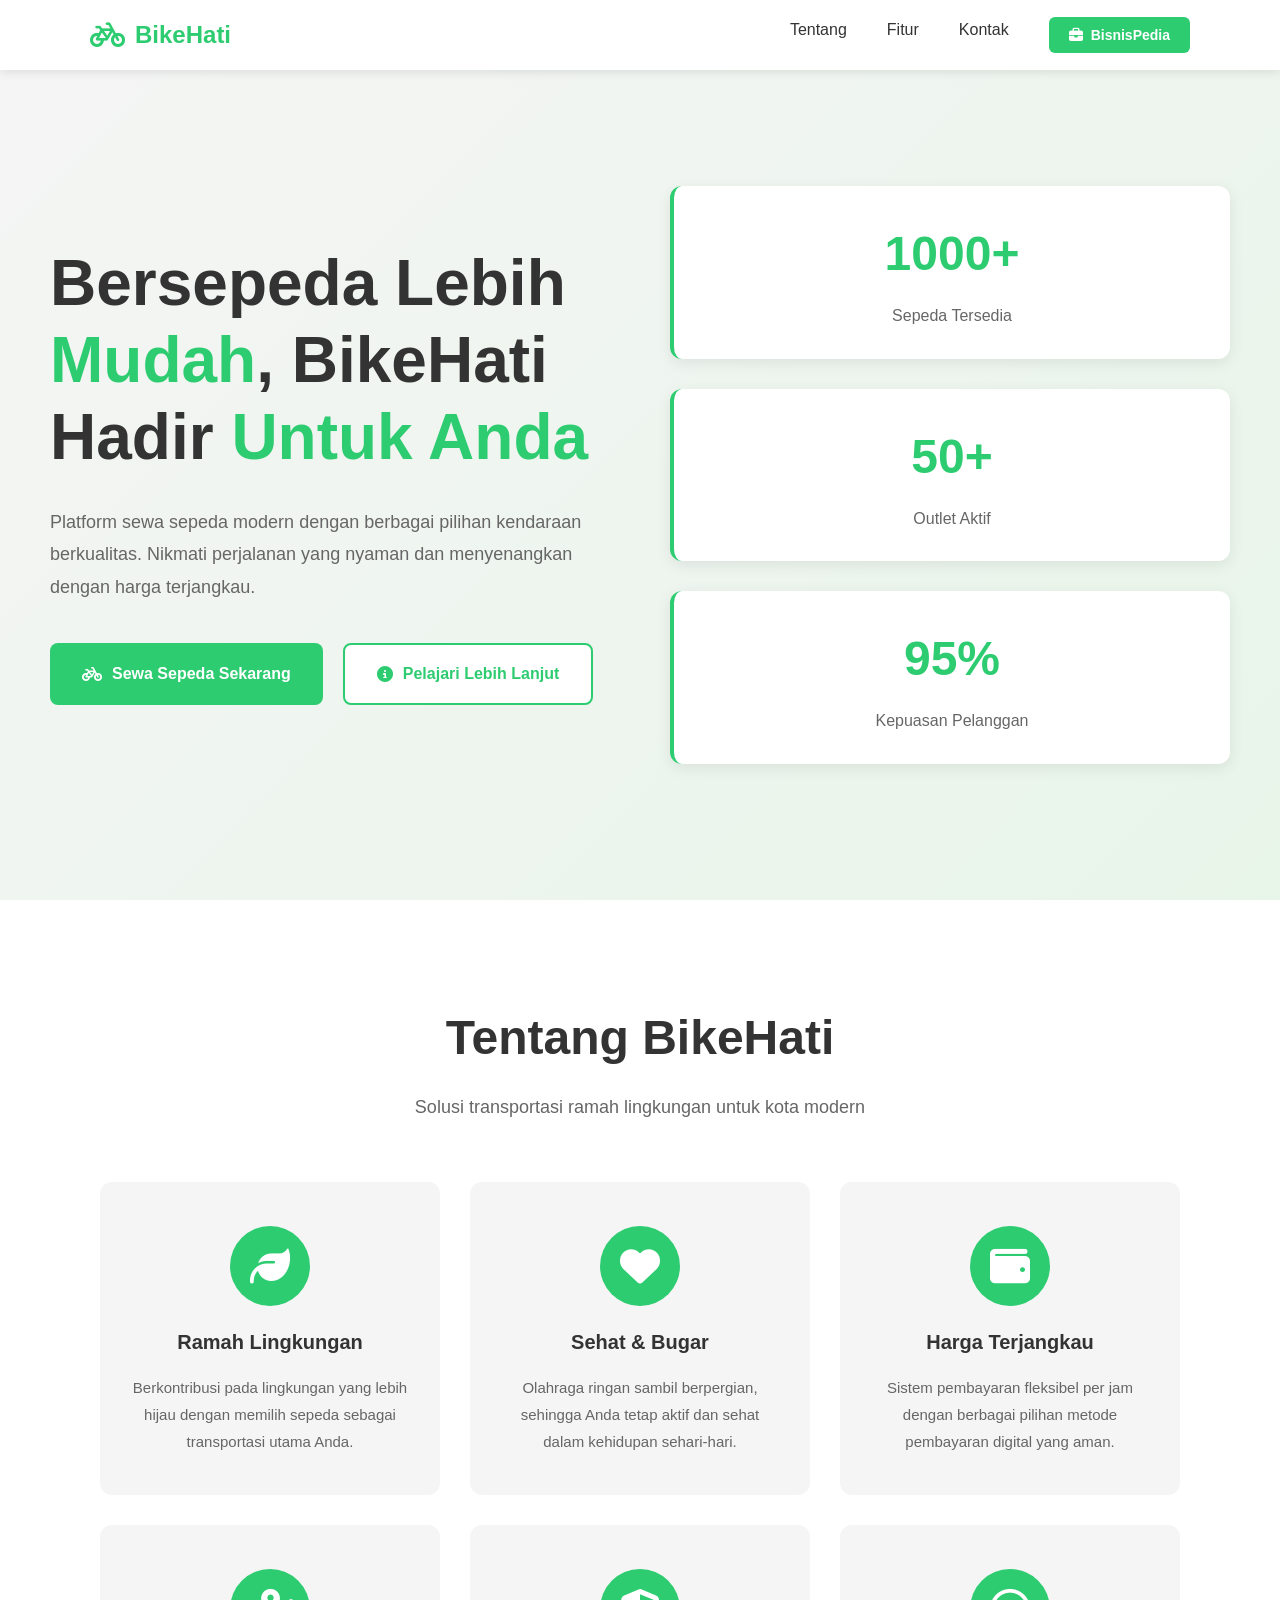
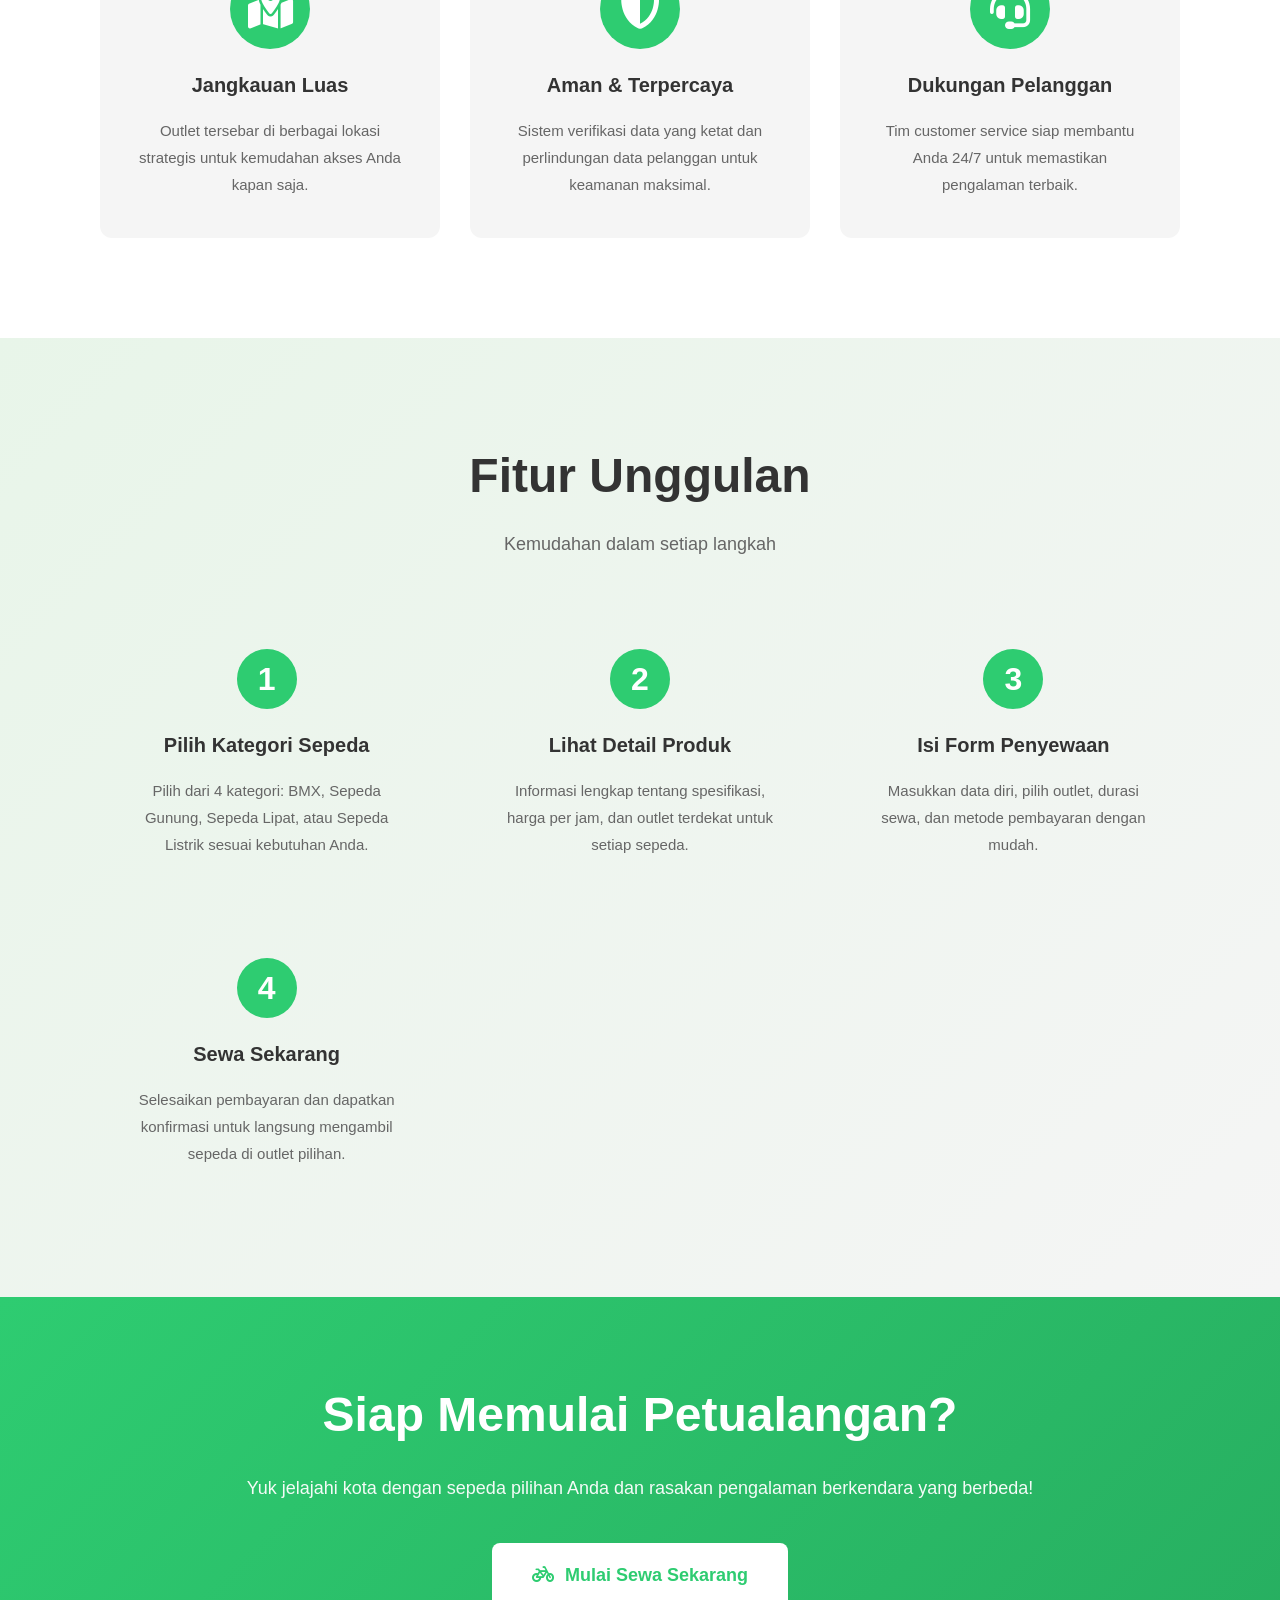
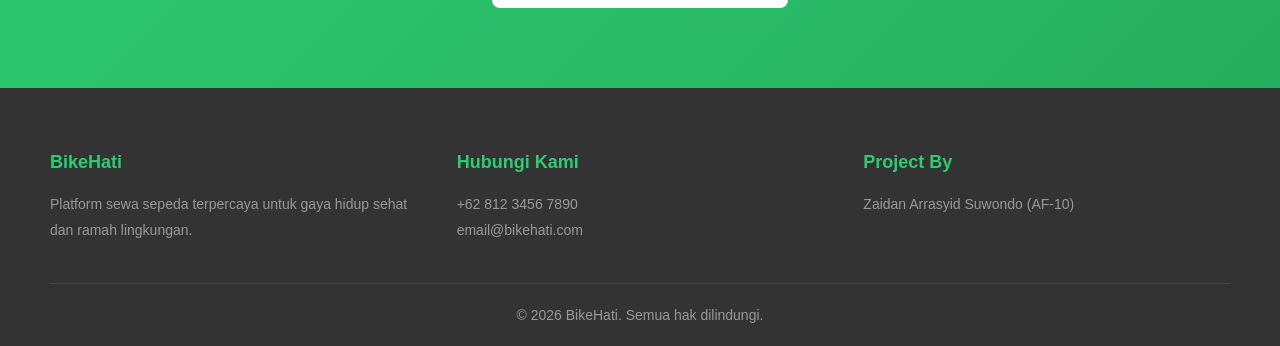
<file: index.html>
<!DOCTYPE html>
<html lang="id">
<head>
    <meta charset="UTF-8">
    <meta name="viewport" content="width=device-width, initial-scale=1.0">
    <title>BikeHati - Sewa Sepeda</title>
    <link rel="stylesheet" href="home-style.css?v=1.0.1">
    <link rel="stylesheet" href="https://cdnjs.cloudflare.com/ajax/libs/font-awesome/6.4.0/css/all.min.css">
</head>
<body>
    <!-- Navigation -->
    <nav class="navbar">
        <div class="nav-container">
            <div class="logo">
                <i class="fas fa-bicycle"></i>
                <span>BikeHati</span>
            </div>
            <ul class="nav-links">
                <li><a href="#tentang">Tentang</a></li>
                <li><a href="#fitur">Fitur</a></li>
                <li><a href="#kontak">Kontak</a></li>
                <li><button id="bisnisPediaBtn" class="nav-btn-bisnispedia">
                    <i class="fas fa-briefcase"></i>
                    BisnisPedia
                </button></li>
            </ul>
        </div>
    </nav>

    <!-- BisnisPedia Modal -->
    <div class="bisnispedia-modal" id="bisnisPediaModal">
        <div class="bisnispedia-modal-content">
            <button class="modal-close-btn" id="closeBisnisPediaModal">&times;</button>
            <h2>BisnisPedia</h2>
            <p>List Tugas AF-10 Zaidan Arrasyid Suwondo</p>
            
            <!-- Tugas Mandiri Section -->
            <div class="tugas-mandiri-section">
                <div class="tugas-mandiri-grid">
                    <a href="#" class="task-btn compact">
                        <i class="fas fa-book"></i>
                        Tugas Mandiri 1
                    </a>
                    <a href="#" class="task-btn compact">
                        <i class="fas fa-book"></i>
                        Tugas Mandiri 2
                    </a>
                    <a href="#" class="task-btn compact">
                        <i class="fas fa-book"></i>
                        Tugas Mandiri 3
                    </a>
                    <a href="#" class="task-btn compact">
                        <i class="fas fa-book"></i>
                        Tugas Mandiri 4
                    </a>
                    <a href="#" class="task-btn compact">
                        <i class="fas fa-book"></i>
                        Tugas Mandiri 5
                    </a>
                    <a href="Tugas Mandiri/Tugas Mandiri 6/index.html" class="task-btn compact">
                        <i class="fas fa-book"></i>
                        Tugas Mandiri 6
                    </a>
                    <a href="Tugas Mandiri/Tugas Mandiri 7/index.html" class="task-btn compact">
                        <i class="fas fa-book"></i>
                        Tugas Mandiri 7
                    </a>
                    <a href="#" class="task-btn compact">
                        <i class="fas fa-book"></i>
                        Tugas Mandiri 8
                    </a>
                    <a href="#" class="task-btn compact">
                        <i class="fas fa-book"></i>
                        Tugas Mandiri 9
                    </a>
                    <a href="#" class="task-btn compact">
                        <i class="fas fa-book"></i>
                        Tugas Mandiri 10
                    </a>
                    <a href="#" class="task-btn compact">
                        <i class="fas fa-book"></i>
                        Tugas Mandiri 11
                    </a>
                    <a href="#" class="task-btn compact">
                        <i class="fas fa-book"></i>
                        Tugas Mandiri 12
                    </a>
                    <a href="Tugas Mandiri/Tugas Mandiri 13/index.html" class="task-btn compact">
                        <i class="fas fa-book"></i>
                        Tugas Mandiri 13
                    </a>
                    <a href="Tugas Mandiri/Tugas Mandiri 14/index.html" class="task-btn compact">
                        <i class="fas fa-book"></i>
                        Tugas Mandiri 14
                    </a>
                    <a href="Tugas Mandiri/Tugas Mandiri 15/index.html" class="task-btn compact">
                        <i class="fas fa-book"></i>
                        Tugas Mandiri 15
                    </a>
                </div>
            </div>

            <hr class="modal-divider">

            <!-- Business Plan & Seminar Section -->
            <div class="bisnispedia-tasks-grid">
                <a href="BisnisPedia/BusinessPlan.html" class="task-btn">
                    <i class="fas fa-file-alt"></i>
                    Business Plan
                </a>
                <a href="Seminar/seminar.html" class="task-btn">
                    <i class="fas fa-graduation-cap"></i>
                    Seminar UMKM Berkelanjutan
                </a>
            </div>
        </div>
    </div>

    <!-- Hero Section -->
    <section class="hero">
        <div class="hero-content">
            <h1 class="hero-title">
                Bersepeda Lebih
                <span class="highlight">Mudah</span>,
                BikeHati Hadir
                <span class="highlight">Untuk Anda</span>
            </h1>
            <p class="hero-subtitle">Platform sewa sepeda modern dengan berbagai pilihan kendaraan berkualitas. Nikmati perjalanan yang nyaman dan menyenangkan dengan harga terjangkau.</p>
            
            <div class="hero-buttons">
            <a href="sewa/index.html" class="btn btn-primary">
                    <i class="fas fa-bicycle"></i>
                    Sewa Sepeda Sekarang
                </a>
                <a href="#tentang" class="btn btn-secondary">
                    <i class="fas fa-info-circle"></i>
                    Pelajari Lebih Lanjut
                </a>
            </div>
        </div>

        <div class="hero-stats">
            <div class="stat-item">
                <div class="stat-number">1000+</div>
                <div class="stat-label">Sepeda Tersedia</div>
            </div>
            <div class="stat-item">
                <div class="stat-number">50+</div>
                <div class="stat-label">Outlet Aktif</div>
            </div>
            <div class="stat-item">
                <div class="stat-number">95%</div>
                <div class="stat-label">Kepuasan Pelanggan</div>
            </div>
        </div>
    </section>

    <!-- Tentang Section -->
    <section class="tentang" id="tentang">
        <div class="container">
            <h2>Tentang BikeHati</h2>
            <p class="section-subtitle">Solusi transportasi ramah lingkungan untuk kota modern</p>

            <div class="tentang-grid">
                <div class="tentang-card">
                    <div class="card-icon">
                        <i class="fas fa-leaf"></i>
                    </div>
                    <h3>Ramah Lingkungan</h3>
                    <p>Berkontribusi pada lingkungan yang lebih hijau dengan memilih sepeda sebagai transportasi utama Anda.</p>
                </div>

                <div class="tentang-card">
                    <div class="card-icon">
                        <i class="fas fa-heart"></i>
                    </div>
                    <h3>Sehat & Bugar</h3>
                    <p>Olahraga ringan sambil berpergian, sehingga Anda tetap aktif dan sehat dalam kehidupan sehari-hari.</p>
                </div>

                <div class="tentang-card">
                    <div class="card-icon">
                        <i class="fas fa-wallet"></i>
                    </div>
                    <h3>Harga Terjangkau</h3>
                    <p>Sistem pembayaran fleksibel per jam dengan berbagai pilihan metode pembayaran digital yang aman.</p>
                </div>

                <div class="tentang-card">
                    <div class="card-icon">
                        <i class="fas fa-map-location-dot"></i>
                    </div>
                    <h3>Jangkauan Luas</h3>
                    <p>Outlet tersebar di berbagai lokasi strategis untuk kemudahan akses Anda kapan saja.</p>
                </div>

                <div class="tentang-card">
                    <div class="card-icon">
                        <i class="fas fa-shield-halved"></i>
                    </div>
                    <h3>Aman & Terpercaya</h3>
                    <p>Sistem verifikasi data yang ketat dan perlindungan data pelanggan untuk keamanan maksimal.</p>
                </div>

                <div class="tentang-card">
                    <div class="card-icon">
                        <i class="fas fa-headset"></i>
                    </div>
                    <h3>Dukungan Pelanggan</h3>
                    <p>Tim customer service siap membantu Anda 24/7 untuk memastikan pengalaman terbaik.</p>
                </div>
            </div>
        </div>
    </section>

    <!-- Fitur Section -->
    <section class="fitur" id="fitur">
        <div class="container">
            <h2>Fitur Unggulan</h2>
            <p class="section-subtitle">Kemudahan dalam setiap langkah</p>

            <div class="fitur-list">
                <div class="fitur-item">
                    <div class="fitur-number">1</div>
                    <h3>Pilih Kategori Sepeda</h3>
                    <p>Pilih dari 4 kategori: BMX, Sepeda Gunung, Sepeda Lipat, atau Sepeda Listrik sesuai kebutuhan Anda.</p>
                </div>

                <div class="fitur-item">
                    <div class="fitur-number">2</div>
                    <h3>Lihat Detail Produk</h3>
                    <p>Informasi lengkap tentang spesifikasi, harga per jam, dan outlet terdekat untuk setiap sepeda.</p>
                </div>

                <div class="fitur-item">
                    <div class="fitur-number">3</div>
                    <h3>Isi Form Penyewaan</h3>
                    <p>Masukkan data diri, pilih outlet, durasi sewa, dan metode pembayaran dengan mudah.</p>
                </div>

                <div class="fitur-item">
                    <div class="fitur-number">4</div>
                    <h3>Sewa Sekarang</h3>
                    <p>Selesaikan pembayaran dan dapatkan konfirmasi untuk langsung mengambil sepeda di outlet pilihan.</p>
                </div>
            </div>
        </div>
    </section>

    <!-- CTA Section -->
    <section class="cta">
        <div class="cta-content">
            <h2>Siap Memulai Petualangan?</h2>
            <p>Yuk jelajahi kota dengan sepeda pilihan Anda dan rasakan pengalaman berkendara yang berbeda!</p>
            <a href="sewa/index.html" class="btn btn-primary btn-large">
                <i class="fas fa-bicycle"></i>
                Mulai Sewa Sekarang
            </a>
        </div>
    </section>

    <!-- Footer -->
    <footer class="footer" id="kontak">
        <div class="footer-content">
            <div class="footer-section">
                <h3>BikeHati</h3>
                <p>Platform sewa sepeda terpercaya untuk gaya hidup sehat dan ramah lingkungan.</p>
            </div>
            <div class="footer-section">
                <h3>Hubungi Kami</h3>
                <p>+62 812 3456 7890</p>
                <p>email@bikehati.com</p>
            </div>
            <div class="footer-section">
                <h3>Project By</h3>
                <p>Zaidan Arrasyid Suwondo (AF-10)</p>
            </div>
        </div>
        <div class="footer-bottom">
            <p>&copy; 2026 BikeHati. Semua hak dilindungi.</p>
        </div>
    </footer>

    <script src="home-script.js?v=1.0.1"></script>
</body>
</html>
</file>
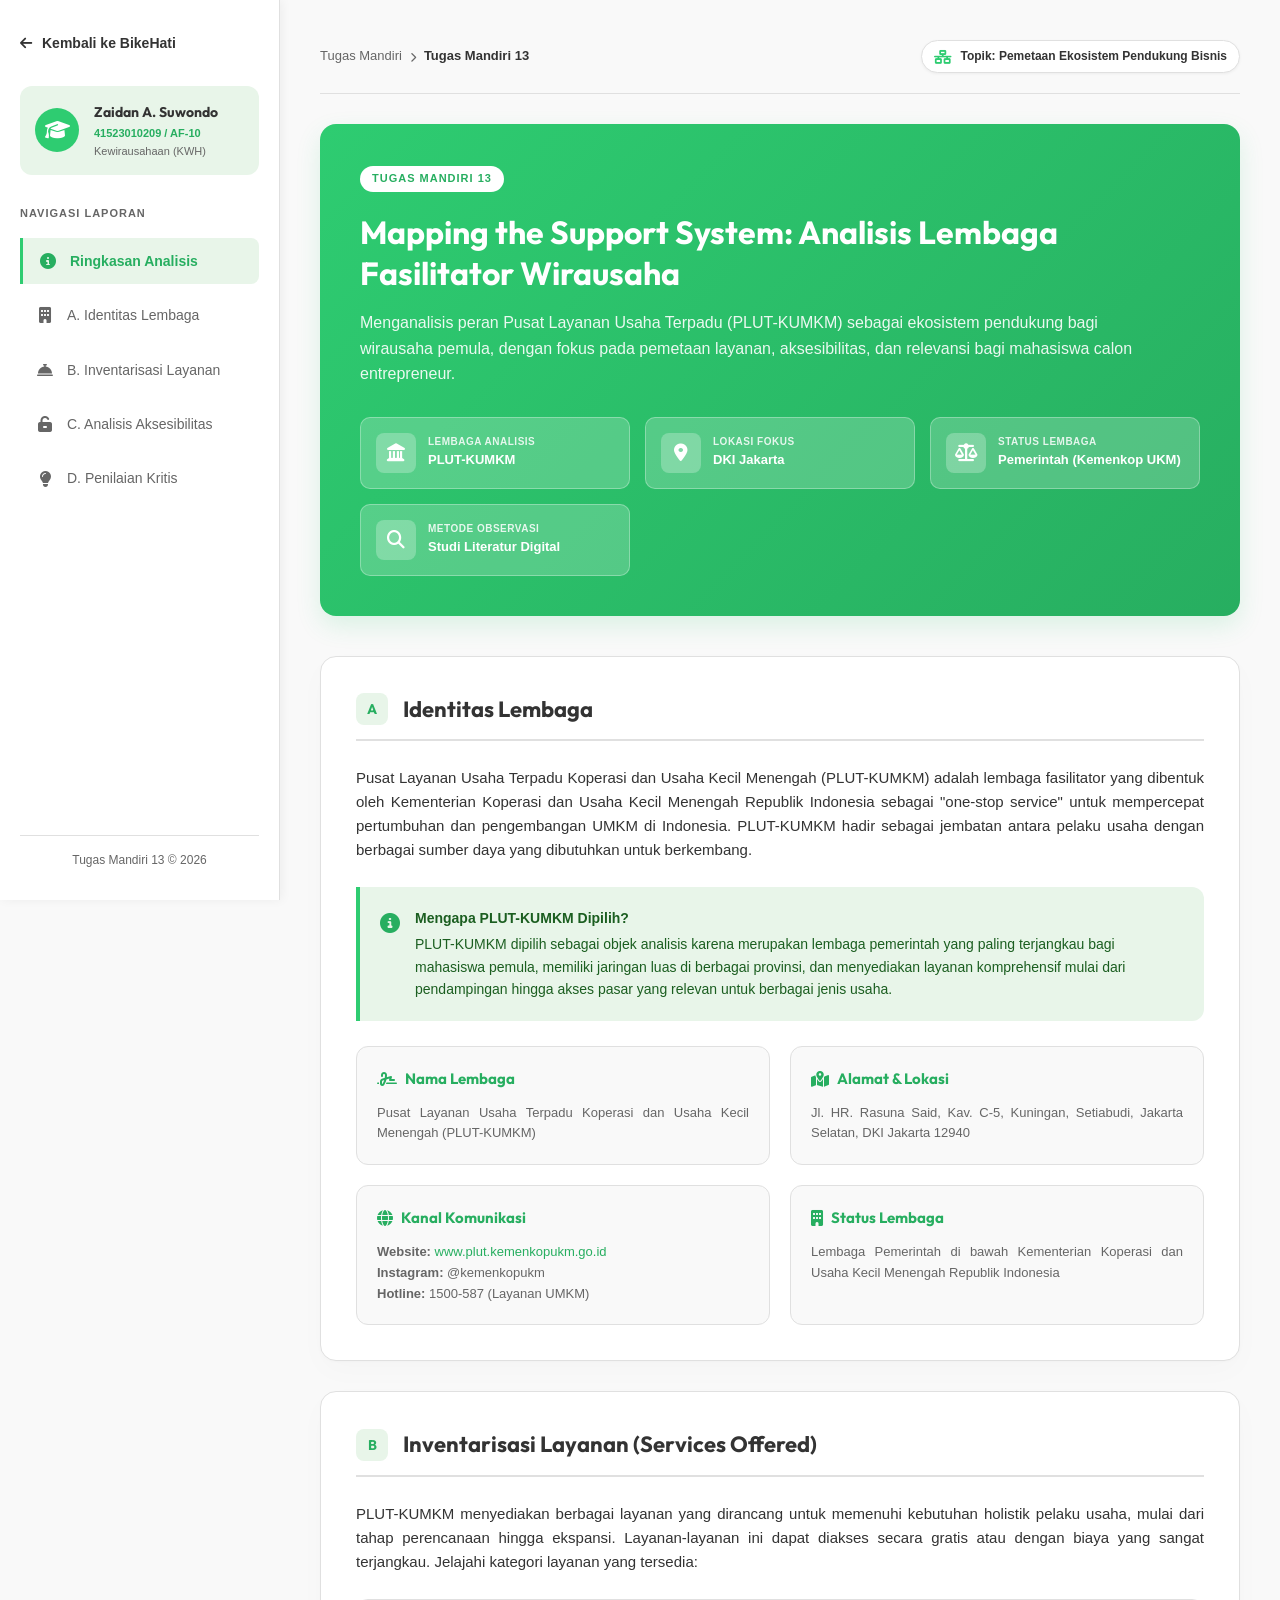
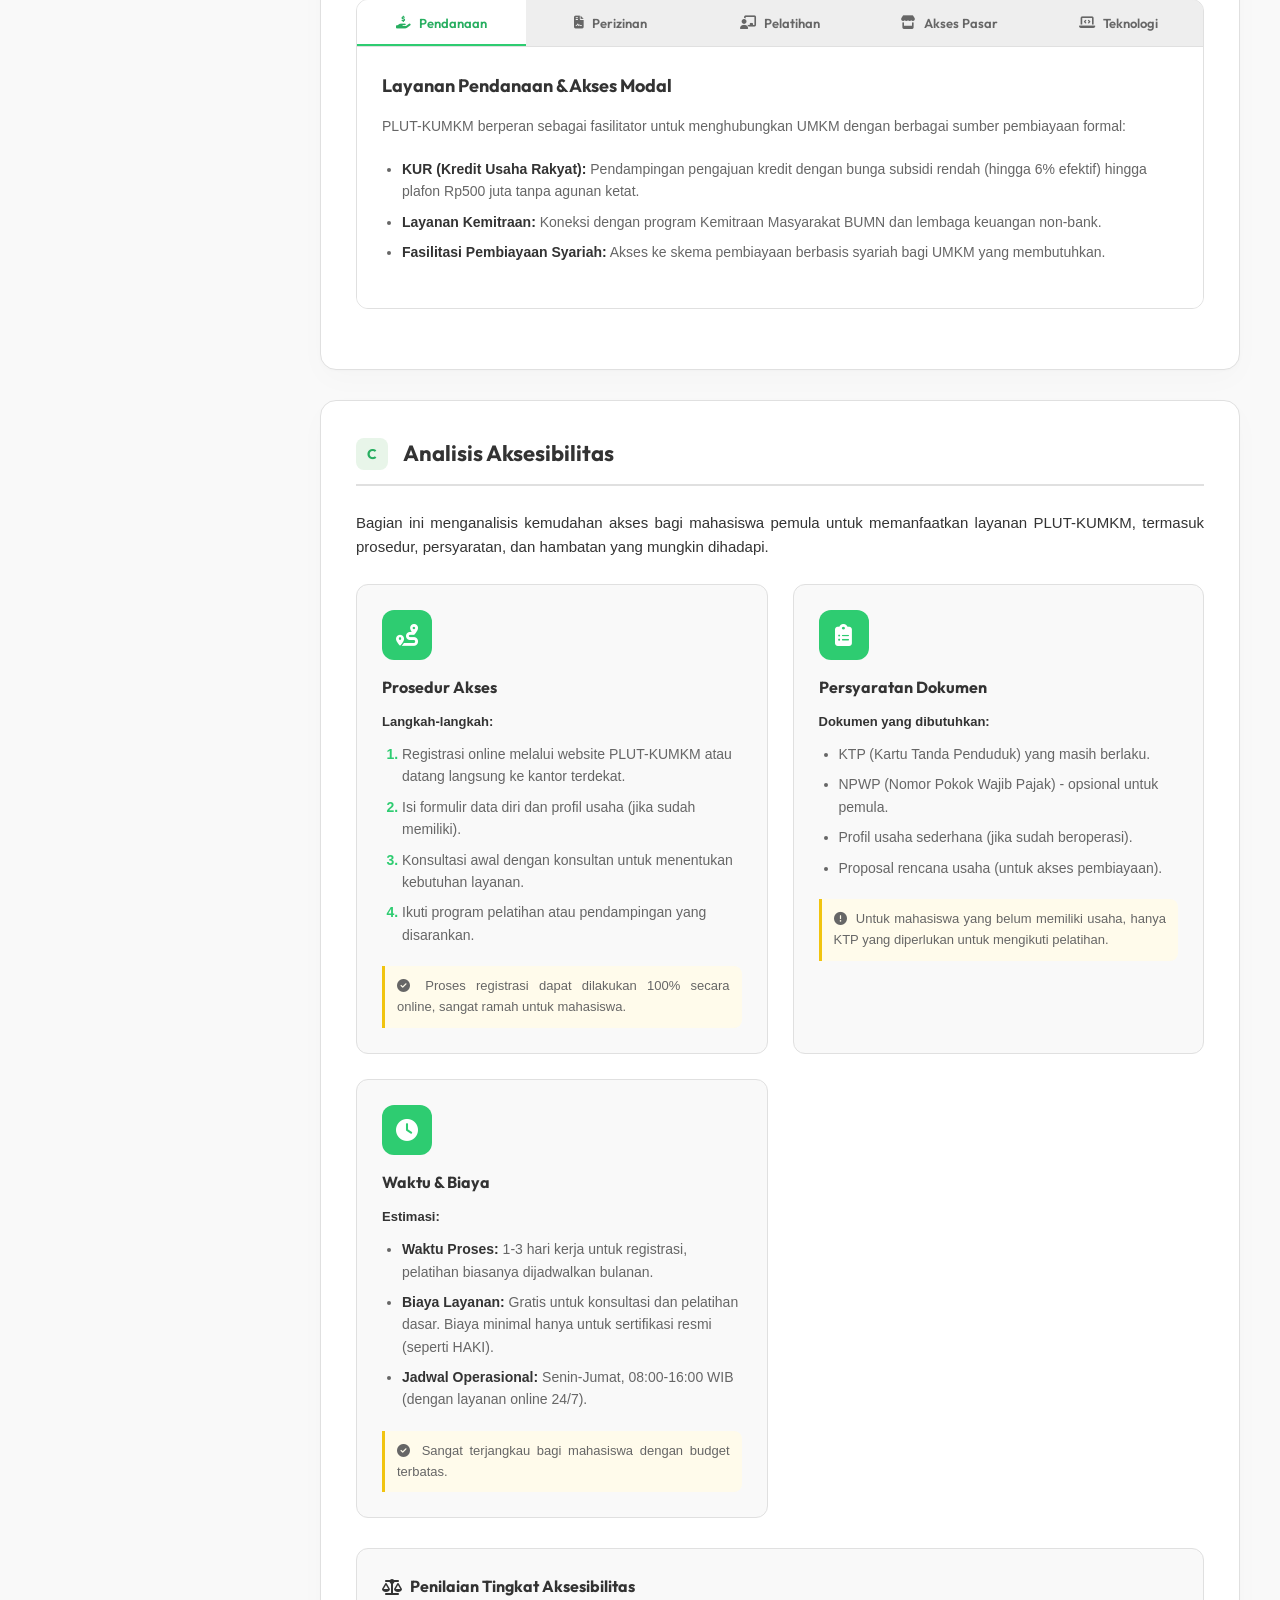
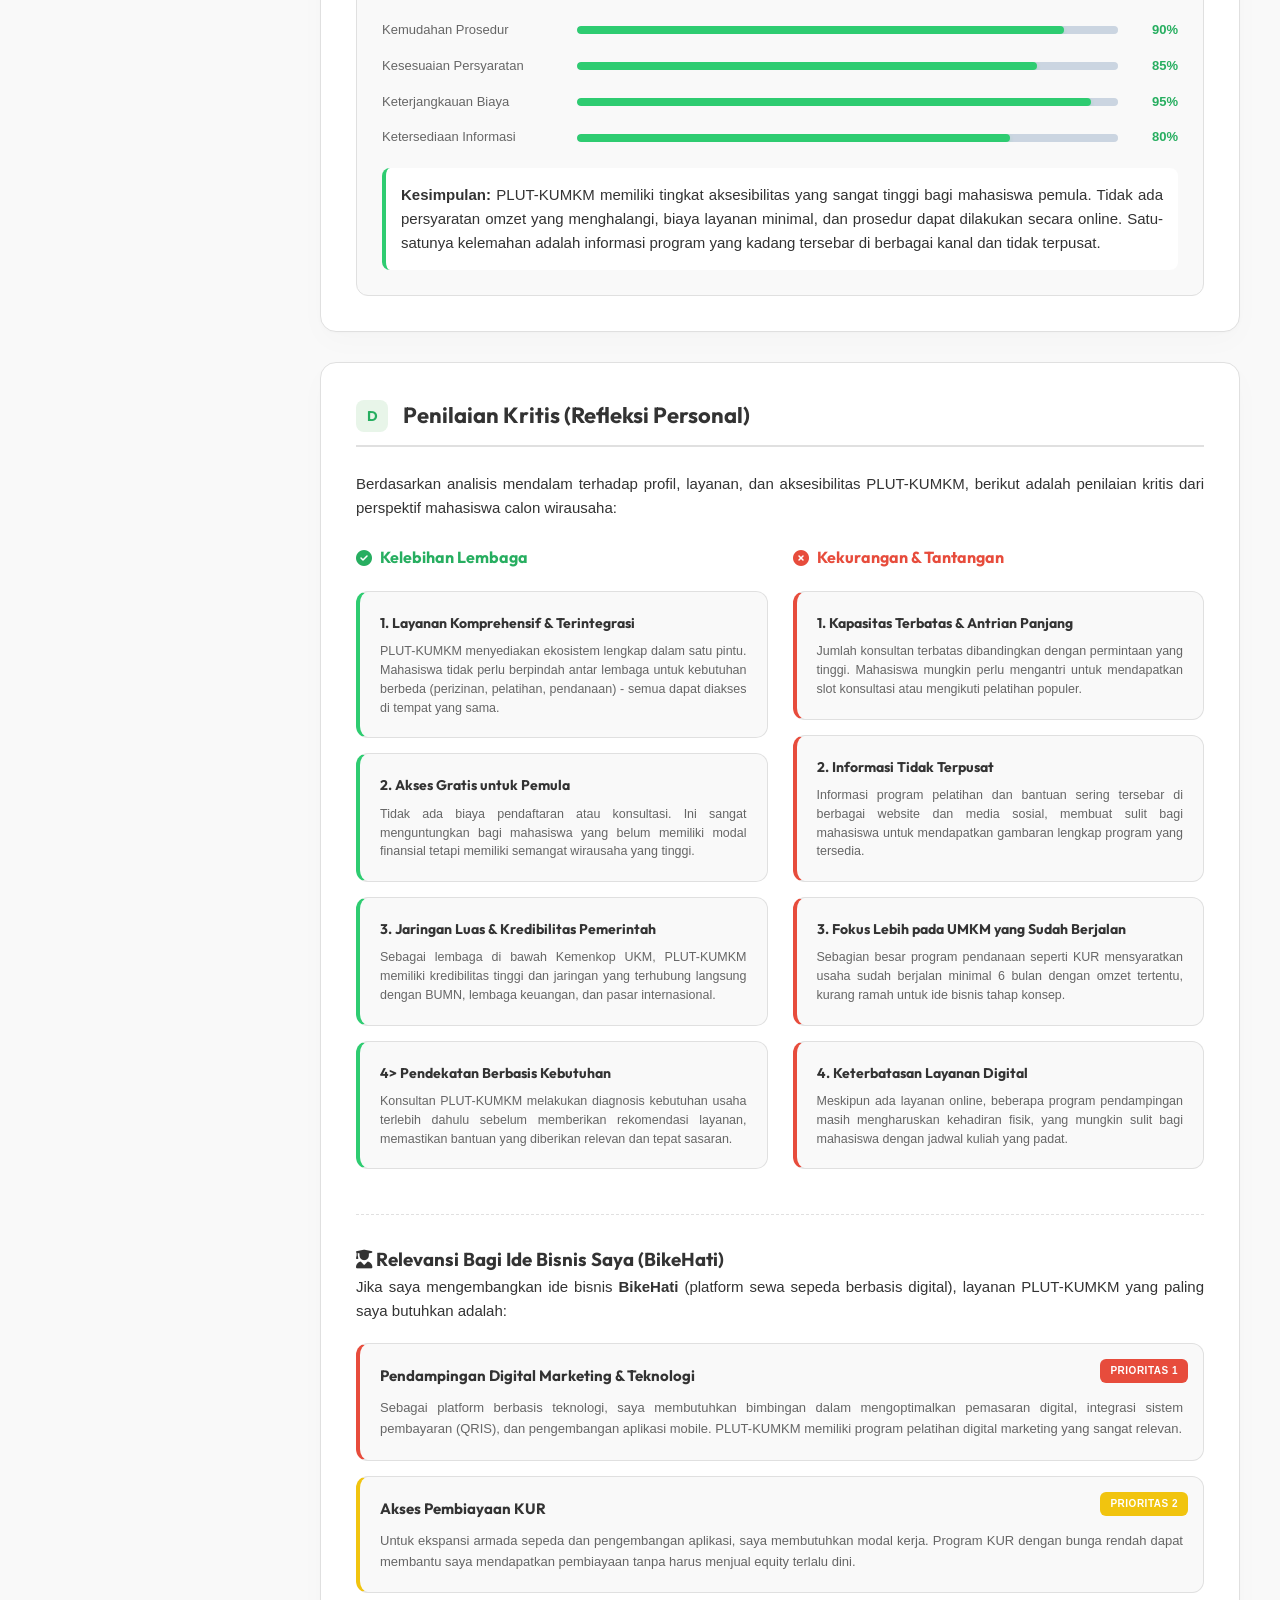
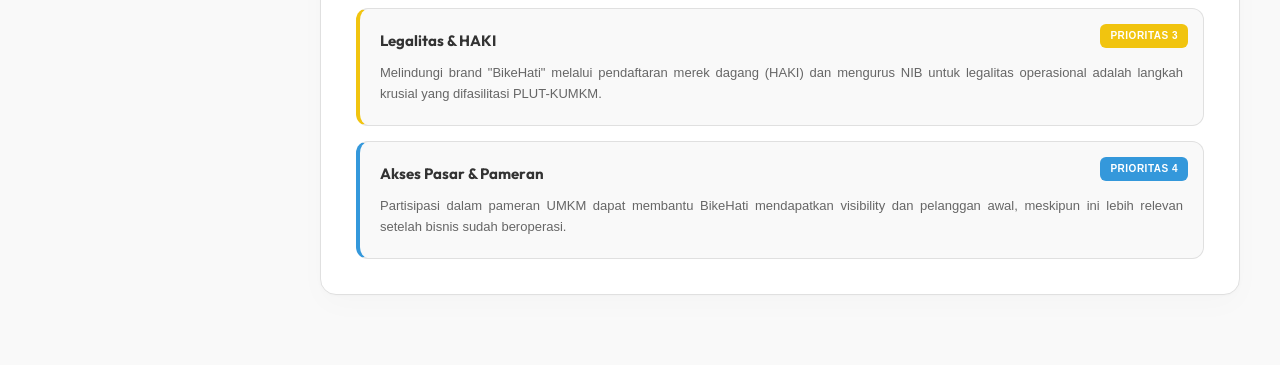
<file: Tugas Mandiri/Tugas Mandiri 13/index.html>
<!DOCTYPE html>
<html lang="id">
<head>
    <meta charset="UTF-8">
    <meta name="viewport" content="width=device-width, initial-scale=1.0">
    <title>Tugas Mandiri 13 - Pemetaan Ekosistem Pendukung Bisnis</title>
    <link rel="stylesheet" href="style.css">
    <link rel="stylesheet" href="https://cdnjs.cloudflare.com/ajax/libs/font-awesome/6.4.0/css/all.min.css">
    <link href="https://fonts.googleapis.com/css2?family=Outfit:wght@300;400;500;600;700;800&family=Inter:wght@300;400;500;600;700&display=swap" rel="stylesheet">
</head>
<body>
    <div class="app-container">
        <!-- Sidebar Navigation -->
        <aside class="sidebar">
            <div class="sidebar-header">
                <a href="../../index.html" class="back-link">
                    <i class="fas fa-arrow-left"></i>
                    <span>Kembali ke BikeHati</span>
                </a>
            </div>
            
            <div class="student-profile">
                <div class="avatar">
                    <i class="fas fa-graduation-cap"></i>
                </div>
                <div class="profile-info">
                    <h4>Zaidan A. Suwondo</h4>
                    <p class="role">41523010209 / AF-10</p>
                    <p class="subject">Kewirausahaan (KWH)</p>
                </div>
            </div>

            <nav class="sidebar-menu">
                <p class="menu-label">Navigasi Laporan</p>
                <ul>
                    <li><a href="#informasi-umum" class="menu-item active"><i class="fas fa-info-circle"></i> Ringkasan Analisis</a></li>
                    <li><a href="#identitas-lembaga" class="menu-item"><i class="fas fa-building"></i> A. Identitas Lembaga</a></li>
                    <li><a href="#inventarisasi-layanan" class="menu-item"><i class="fas fa-concierge-bell"></i> B. Inventarisasi Layanan</a></li>
                    <li><a href="#analisis-aksesibilitas" class="menu-item"><i class="fas fa-unlock-alt"></i> C. Analisis Aksesibilitas</a></li>
                    <li><a href="#penilaian-kritis" class="menu-item"><i class="fas fa-lightbulb"></i> D. Penilaian Kritis</a></li>
                </ul>
            </nav>

            <div class="sidebar-footer">
                <p>Tugas Mandiri 13 &copy; 2026</p>
            </div>
        </aside>

        <!-- Main Content Area -->
        <main class="main-content">
            <!-- Top Bar -->
            <header class="top-bar">
                <div class="breadcrumb">
                    <span>Tugas Mandiri</span>
                    <i class="fas fa-chevron-right"></i>
                    <span class="current">Tugas Mandiri 13</span>
                </div>
                <div class="theme-badge">
                    <i class="fas fa-network-wired text-green"></i>
                    <span>Topik: Pemetaan Ekosistem Pendukung Bisnis</span>
                </div>
            </header>

            <!-- Document Hero -->
            <section class="doc-hero" id="informasi-umum">
                <div class="doc-hero-badge">TUGAS MANDIRI 13</div>
                <h1 class="doc-title">Mapping the Support System: Analisis Lembaga Fasilitator Wirausaha</h1>
                <p class="doc-subtitle">Menganalisis peran Pusat Layanan Usaha Terpadu (PLUT-KUMKM) sebagai ekosistem pendukung bagi wirausaha pemula, dengan fokus pada pemetaan layanan, aksesibilitas, dan relevansi bagi mahasiswa calon entrepreneur.</p>
                
                <!-- Quick Meta Cards -->
                <div class="meta-cards-grid">
                    <div class="meta-card">
                        <div class="card-icon">
                            <i class="fas fa-landmark"></i>
                        </div>
                        <div class="card-details">
                            <span class="card-label">LEMBAGA ANALISIS</span>
                            <span class="card-value">PLUT-KUMKM</span>
                        </div>
                    </div>
                    <div class="meta-card">
                        <div class="card-icon">
                            <i class="fas fa-map-marker-alt"></i>
                        </div>
                        <div class="card-details">
                            <span class="card-label">LOKASI FOKUS</span>
                            <span class="card-value">DKI Jakarta</span>
                        </div>
                    </div>
                    <div class="meta-card">
                        <div class="card-icon">
                            <i class="fas fa-balance-scale"></i>
                        </div>
                        <div class="card-details">
                            <span class="card-label">STATUS LEMBAGA</span>
                            <span class="card-value">Pemerintah (Kemenkop UKM)</span>
                        </div>
                    </div>
                    <div class="meta-card">
                        <div class="card-icon">
                            <i class="fas fa-search"></i>
                        </div>
                        <div class="card-details">
                            <span class="card-label">METODE OBSERVASI</span>
                            <span class="card-value">Studi Literatur Digital</span>
                        </div>
                    </div>
                </div>
            </section>

            <!-- Section A: Identitas Lembaga -->
            <section id="identitas-lembaga" class="doc-section">
                <div class="section-header">
                    <div class="section-num">A</div>
                    <h2>Identitas Lembaga</h2>
                </div>
                
                <div class="section-body">
                    <p>Pusat Layanan Usaha Terpadu Koperasi dan Usaha Kecil Menengah (PLUT-KUMKM) adalah lembaga fasilitator yang dibentuk oleh Kementerian Koperasi dan Usaha Kecil Menengah Republik Indonesia sebagai "one-stop service" untuk mempercepat pertumbuhan dan pengembangan UMKM di Indonesia. PLUT-KUMKM hadir sebagai jembatan antara pelaku usaha dengan berbagai sumber daya yang dibutuhkan untuk berkembang.</p>

                    <div class="callout-box">
                        <div class="callout-icon">
                            <i class="fas fa-info-circle"></i>
                        </div>
                        <div class="callout-text">
                            <strong>Mengapa PLUT-KUMKM Dipilih?</strong> PLUT-KUMKM dipilih sebagai objek analisis karena merupakan lembaga pemerintah yang paling terjangkau bagi mahasiswa pemula, memiliki jaringan luas di berbagai provinsi, dan menyediakan layanan komprehensif mulai dari pendampingan hingga akses pasar yang relevan untuk berbagai jenis usaha.
                        </div>
                    </div>

                    <!-- Identity Cards Grid -->
                    <div class="identity-grid">
                        <div class="identity-card">
                            <h4><i class="fas fa-signature"></i> Nama Lembaga</h4>
                            <p>Pusat Layanan Usaha Terpadu Koperasi dan Usaha Kecil Menengah (PLUT-KUMKM)</p>
                        </div>

                        <div class="identity-card">
                            <h4><i class="fas fa-map-marked-alt"></i> Alamat & Lokasi</h4>
                            <p>Jl. HR. Rasuna Said, Kav. C-5, Kuningan, Setiabudi, Jakarta Selatan, DKI Jakarta 12940</p>
                        </div>

                        <div class="identity-card">
                            <h4><i class="fas fa-globe"></i> Kanal Komunikasi</h4>
                            <p>
                                <strong>Website:</strong> <a href="https://www.plut.kemenkopukm.go.id" target="_blank">www.plut.kemenkopukm.go.id</a><br>
                                <strong>Instagram:</strong> @kemenkopukm<br>
                                <strong>Hotline:</strong> 1500-587 (Layanan UMKM)
                            </p>
                        </div>

                        <div class="identity-card">
                            <h4><i class="fas fa-building"></i> Status Lembaga</h4>
                            <p>Lembaga Pemerintah di bawah Kementerian Koperasi dan Usaha Kecil Menengah Republik Indonesia</p>
                        </div>
                    </div>
                </div>
            </section>

            <!-- Section B: Inventarisasi Layanan -->
            <section id="inventarisasi-layanan" class="doc-section">
                <div class="section-header">
                    <div class="section-num">B</div>
                    <h2>Inventarisasi Layanan (Services Offered)</h2>
                </div>

                <div class="section-body">
                    <p>PLUT-KUMKM menyediakan berbagai layanan yang dirancang untuk memenuhi kebutuhan holistik pelaku usaha, mulai dari tahap perencanaan hingga ekspansi. Layanan-layanan ini dapat diakses secara gratis atau dengan biaya yang sangat terjangkau. Jelajahi kategori layanan yang tersedia:</p>

                    <!-- Interactive Tabs for Services -->
                    <div class="interactive-tabs-container">
                        <div class="tab-headers">
                            <button class="tab-btn active" onclick="switchTab(event, 'modal')">
                                <i class="fas fa-hand-holding-usd"></i> Pendanaan
                            </button>
                            <button class="tab-btn" onclick="switchTab(event, 'izin')">
                                <i class="fas fa-file-contract"></i> Perizinan
                            </button>
                            <button class="tab-btn" onclick="switchTab(event, 'pelatihan')">
                                <i class="fas fa-chalkboard-teacher"></i> Pelatihan
                            </button>
                            <button class="tab-btn" onclick="switchTab(event, 'pasar')">
                                <i class="fas fa-store"></i> Akses Pasar
                            </button>
                            <button class="tab-btn" onclick="switchTab(event, 'teknologi')">
                                <i class="fas fa-laptop-code"></i> Teknologi
                            </button>
                        </div>

                        <div class="tab-contents">
                            <!-- Tab 1: Pendanaan -->
                            <div id="modal" class="tab-pane active">
                                <h3>Layanan Pendanaan & Akses Modal</h3>
                                <p>PLUT-KUMKM berperan sebagai fasilitator untuk menghubungkan UMKM dengan berbagai sumber pembiayaan formal:</p>
                                <ul class="list-styled">
                                    <li><strong>KUR (Kredit Usaha Rakyat):</strong> Pendampingan pengajuan kredit dengan bunga subsidi rendah (hingga 6% efektif) hingga plafon Rp500 juta tanpa agunan ketat.</li>
                                    <li><strong>Layanan Kemitraan:</strong> Koneksi dengan program Kemitraan Masyarakat BUMN dan lembaga keuangan non-bank.</li>
                                    <li><strong>Fasilitasi Pembiayaan Syariah:</strong> Akses ke skema pembiayaan berbasis syariah bagi UMKM yang membutuhkan.</li>
                                </ul>
                            </div>

                            <!-- Tab 2: Perizinan -->
                            <div id="izin" class="tab-pane">
                                <h3>Layanan Perizinan & Legalitas</h3>
                                <p>Membantu pelaku usaha dalam mengurus legalitas usaha secara cepat dan transparan:</p>
                                <ul class="list-styled">
                                    <li><strong>Penerbitan NIB (Nomor Induk Berusaha):</strong> Bantuan pendaftaran melalui OSS (Online Single Submission) untuk mendapatkan NIB sebagai pengganti SIUP/TDP.</li>
                                    <li><strong>Sertifikasi Halal:</strong> Pendampingan proses sertifikasi halal bagi produk pangan dan kosmetik UMKM.</li>
                                    <li><strong>Hak Kekayaan Intelektual (HAKI):</strong> Bantuan pendaftaran merek dagang dan paten untuk melindungi produk kreatif.</li>
                                </ul>
                            </div>

                            <!-- Tab 3: Pelatihan -->
                            <div id="pelatihan" class="tab-pane">
                                <h3>Layanan Pelatihan & Pendampingan</h3>
                                <p>Program pengembangan kapasitas untuk meningkatkan kompetensi pelaku usaha:</p>
                                <ul class="list-styled">
                                    <li><strong>Pelatihan Manajemen Bisnis:</strong> Workshop tentang pembukuan sederhana, manajemen keuangan, dan perencanaan bisnis.</li>
                                    <li><strong>Pendampingan Digital Marketing:</strong> Pelatihan pemasaran digital, penggunaan media sosial untuk bisnis, dan optimasi marketplace.</li>
                                    <li><strong>Mentoring Bisnis:</strong> Pendampingan satu-satu dengan konsultan bisnis berpengalaman untuk menyelesaikan masalah spesifik usaha.</li>
                                </ul>
                            </div>

                            <!-- Tab 4: Akses Pasar -->
                            <div id="pasar" class="tab-pane">
                                <h3>Layanan Akses Pasar & Pemasaran</h3>
                                <p>Membuka peluang pasar yang lebih luas bagi produk UMKM:</p>
                                <ul class="list-styled">
                                    <li><strong>Pameran & Bazar UMKM:</strong> Partisipasi dalam pameran berskala nasional dan internasional yang difasilitasi pemerintah.</li>
                                    <li><strong>Koneksi dengan Korporasi:</strong> Program kemitraan supply chain dengan perusahaan besar (off-taker agreement).</li>
                                    <li><strong>Platform Digital:</strong> Listing produk di marketplace resmi pemerintah seperti <em>Pasar UMKM</em> dan <em>Proudly Made in Indonesia (PMII)</em>.</li>
                                </ul>
                            </div>

                            <!-- Tab 5: Teknologi -->
                            <div id="teknologi" class="tab-pane">
                                <h3>Layanan Teknologi & Inovasi</h3>
                                <p>Dukungan adopsi teknologi untuk modernisasi usaha:</p>
                                <ul class="list-styled">
                                    <li><strong>Digitalisasi Usaha:</strong> Bantuan implementasi sistem POS digital, pembayaran QRIS, dan manajemen stok berbasis cloud.</li>
                                    <li><strong>Akses Mesin Produksi:</strong> Fasilitasi penyewaan mesin produksi modern melalui program <em>Leasing Mesin</em> dengan subsidi bunga.</li>
                                    <li><strong>Inkubasi Startup:</strong> Program inkubasi khusus untuk startup teknologi berbasis UMKM dengan akses ke venture capital.</li>
                                </ul>
                            </div>
                        </div>
                    </div>
                </div>
            </section>

            <!-- Section C: Analisis Aksesibilitas -->
            <section id="analisis-aksesibilitas" class="doc-section">
                <div class="section-header">
                    <div class="section-num">C</div>
                    <h2>Analisis Aksesibilitas</h2>
                </div>

                <div class="section-body">
                    <p>Bagian ini menganalisis kemudahan akses bagi mahasiswa pemula untuk memanfaatkan layanan PLUT-KUMKM, termasuk prosedur, persyaratan, dan hambatan yang mungkin dihadapi.</p>

                    <!-- Accessibility Analysis Grid -->
                    <div class="accessibility-grid">
                        <div class="access-card">
                            <div class="access-icon">
                                <i class="fas fa-route"></i>
                            </div>
                            <h4>Prosedur Akses</h4>
                            <p><strong>Langkah-langkah:</strong></p>
                            <ol class="numbered-list">
                                <li>Registrasi online melalui website PLUT-KUMKM atau datang langsung ke kantor terdekat.</li>
                                <li>Isi formulir data diri dan profil usaha (jika sudah memiliki).</li>
                                <li>Konsultasi awal dengan konsultan untuk menentukan kebutuhan layanan.</li>
                                <li>Ikuti program pelatihan atau pendampingan yang disarankan.</li>
                            </ol>
                            <p class="access-note"><i class="fas fa-check-circle"></i> Proses registrasi dapat dilakukan 100% secara online, sangat ramah untuk mahasiswa.</p>
                        </div>

                        <div class="access-card">
                            <div class="access-icon">
                                <i class="fas fa-clipboard-list"></i>
                            </div>
                            <h4>Persyaratan Dokumen</h4>
                            <p><strong>Dokumen yang dibutuhkan:</strong></p>
                            <ul class="list-styled">
                                <li>KTP (Kartu Tanda Penduduk) yang masih berlaku.</li>
                                <li>NPWP (Nomor Pokok Wajib Pajak) - opsional untuk pemula.</li>
                                <li>Profil usaha sederhana (jika sudah beroperasi).</li>
                                <li>Proposal rencana usaha (untuk akses pembiayaan).</li>
                            </ul>
                            <p class="access-note"><i class="fas fa-exclamation-circle"></i> Untuk mahasiswa yang belum memiliki usaha, hanya KTP yang diperlukan untuk mengikuti pelatihan.</p>
                        </div>

                        <div class="access-card">
                            <div class="access-icon">
                                <i class="fas fa-clock"></i>
                            </div>
                            <h4>Waktu & Biaya</h4>
                            <p><strong>Estimasi:</strong></p>
                            <ul class="list-styled">
                                <li><strong>Waktu Proses:</strong> 1-3 hari kerja untuk registrasi, pelatihan biasanya dijadwalkan bulanan.</li>
                                <li><strong>Biaya Layanan:</strong> Gratis untuk konsultasi dan pelatihan dasar. Biaya minimal hanya untuk sertifikasi resmi (seperti HAKI).</li>
                                <li><strong>Jadwal Operasional:</strong> Senin-Jumat, 08:00-16:00 WIB (dengan layanan online 24/7).</li>
                            </ul>
                            <p class="access-note"><i class="fas fa-check-circle"></i> Sangat terjangkau bagi mahasiswa dengan budget terbatas.</p>
                        </div>
                    </div>

                    <div class="accessibility-summary">
                        <h4><i class="fas fa-balance-scale"></i> Penilaian Tingkat Aksesibilitas</h4>
                        <div class="rating-bars">
                            <div class="rating-item">
                                <span class="rating-label">Kemudahan Prosedur</span>
                                <div class="rating-track">
                                    <div class="rating-fill" style="width: 90%;"></div>
                                </div>
                                <span class="rating-value">90%</span>
                            </div>
                            <div class="rating-item">
                                <span class="rating-label">Kesesuaian Persyaratan</span>
                                <div class="rating-track">
                                    <div class="rating-fill" style="width: 85%;"></div>
                                </div>
                                <span class="rating-value">85%</span>
                            </div>
                            <div class="rating-item">
                                <span class="rating-label">Keterjangkauan Biaya</span>
                                <div class="rating-track">
                                    <div class="rating-fill" style="width: 95%;"></div>
                                </div>
                                <span class="rating-value">95%</span>
                            </div>
                            <div class="rating-item">
                                <span class="rating-label">Ketersediaan Informasi</span>
                                <div class="rating-track">
                                    <div class="rating-fill" style="width: 80%;"></div>
                                </div>
                                <span class="rating-value">80%</span>
                            </div>
                        </div>
                        <p class="summary-text"><strong>Kesimpulan:</strong> PLUT-KUMKM memiliki tingkat aksesibilitas yang sangat tinggi bagi mahasiswa pemula. Tidak ada persyaratan omzet yang menghalangi, biaya layanan minimal, dan prosedur dapat dilakukan secara online. Satu-satunya kelemahan adalah informasi program yang kadang tersebar di berbagai kanal dan tidak terpusat.</p>
                    </div>
                </div>
            </section>

            <!-- Section D: Penilaian Kritis -->
            <section id="penilaian-kritis" class="doc-section">
                <div class="section-header">
                    <div class="section-num">D</div>
                    <h2>Penilaian Kritis (Refleksi Personal)</h2>
                </div>

                <div class="section-body">
                    <p>Berdasarkan analisis mendalam terhadap profil, layanan, dan aksesibilitas PLUT-KUMKM, berikut adalah penilaian kritis dari perspektif mahasiswa calon wirausaha:</p>

                    <!-- Strengths & Weaknesses Grid -->
                    <div class="strengths-weaknesses-grid">
                        <div class="sw-column strength-col">
                            <h3><i class="fas fa-check-circle"></i> Kelebihan Lembaga</h3>
                            
                            <div class="sw-card">
                                <h5>1. Layanan Komprehensif & Terintegrasi</h5>
                                <p>PLUT-KUMKM menyediakan ekosistem lengkap dalam satu pintu. Mahasiswa tidak perlu berpindah antar lembaga untuk kebutuhan berbeda (perizinan, pelatihan, pendanaan) - semua dapat diakses di tempat yang sama.</p>
                            </div>

                            <div class="sw-card">
                                <h5>2. Akses Gratis untuk Pemula</h5>
                                <p>Tidak ada biaya pendaftaran atau konsultasi. Ini sangat menguntungkan bagi mahasiswa yang belum memiliki modal finansial tetapi memiliki semangat wirausaha yang tinggi.</p>
                            </div>

                            <div class="sw-card">
                                <h5>3. Jaringan Luas & Kredibilitas Pemerintah</h5>
                                <p>Sebagai lembaga di bawah Kemenkop UKM, PLUT-KUMKM memiliki kredibilitas tinggi dan jaringan yang terhubung langsung dengan BUMN, lembaga keuangan, dan pasar internasional.</p>
                            </div>

                            <div class="sw-card">
                                <h5>4> Pendekatan Berbasis Kebutuhan</h5>
                                <p>Konsultan PLUT-KUMKM melakukan diagnosis kebutuhan usaha terlebih dahulu sebelum memberikan rekomendasi layanan, memastikan bantuan yang diberikan relevan dan tepat sasaran.</p>
                            </div>
                        </div>

                        <div class="sw-column weakness-col">
                            <h3><i class="fas fa-times-circle"></i> Kekurangan & Tantangan</h3>

                            <div class="sw-card">
                                <h5>1. Kapasitas Terbatas & Antrian Panjang</h5>
                                <p>Jumlah konsultan terbatas dibandingkan dengan permintaan yang tinggi. Mahasiswa mungkin perlu mengantri untuk mendapatkan slot konsultasi atau mengikuti pelatihan populer.</p>
                            </div>

                            <div class="sw-card">
                                <h5>2. Informasi Tidak Terpusat</h5>
                                <p>Informasi program pelatihan dan bantuan sering tersebar di berbagai website dan media sosial, membuat sulit bagi mahasiswa untuk mendapatkan gambaran lengkap program yang tersedia.</p>
                            </div>

                            <div class="sw-card">
                                <h5>3. Fokus Lebih pada UMKM yang Sudah Berjalan</h5>
                                <p>Sebagian besar program pendanaan seperti KUR mensyaratkan usaha sudah berjalan minimal 6 bulan dengan omzet tertentu, kurang ramah untuk ide bisnis tahap konsep.</p>
                            </div>

                            <div class="sw-card">
                                <h5>4. Keterbatasan Layanan Digital</h5>
                                <p>Meskipun ada layanan online, beberapa program pendampingan masih mengharuskan kehadiran fisik, yang mungkin sulit bagi mahasiswa dengan jadwal kuliah yang padat.</p>
                            </div>
                        </div>
                    </div>

                    <div class="divider-dashed"></div>

                    <h3><i class="fas fa-user-graduate"></i> Relevansi Bagi Ide Bisnis Saya (BikeHati)</h3>
                    <p>Jika saya mengembangkan ide bisnis <strong>BikeHati</strong> (platform sewa sepeda berbasis digital), layanan PLUT-KUMKM yang paling saya butuhkan adalah:</p>

                    <div class="priority-list">
                        <div class="priority-item high">
                            <div class="priority-badge">PRIORITAS 1</div>
                            <h4>Pendampingan Digital Marketing & Teknologi</h4>
                            <p>Sebagai platform berbasis teknologi, saya membutuhkan bimbingan dalam mengoptimalkan pemasaran digital, integrasi sistem pembayaran (QRIS), dan pengembangan aplikasi mobile. PLUT-KUMKM memiliki program pelatihan digital marketing yang sangat relevan.</p>
                        </div>

                        <div class="priority-item medium">
                            <div class="priority-badge">PRIORITAS 2</div>
                            <h4>Akses Pembiayaan KUR</h4>
                            <p>Untuk ekspansi armada sepeda dan pengembangan aplikasi, saya membutuhkan modal kerja. Program KUR dengan bunga rendah dapat membantu saya mendapatkan pembiayaan tanpa harus menjual equity terlalu dini.</p>
                        </div>

                        <div class="priority-item medium">
                            <div class="priority-badge">PRIORITAS 3</div>
                            <h4>Legalitas & HAKI</h4>
                            <p>Melindungi brand "BikeHati" melalui pendaftaran merek dagang (HAKI) dan mengurus NIB untuk legalitas operasional adalah langkah krusial yang difasilitasi PLUT-KUMKM.</p>
                        </div>

                        <div class="priority-item low">
                            <div class="priority-badge">PRIORITAS 4</div>
                            <h4>Akses Pasar & Pameran</h4>
                            <p>Partisipasi dalam pameran UMKM dapat membantu BikeHati mendapatkan visibility dan pelanggan awal, meskipun ini lebih relevan setelah bisnis sudah beroperasi.</p>
                        </div>
                    </div>
                </div>
            </section>
        </main>
    </div>

    <!-- Interactive Script -->
    <script>
        function switchTab(evt, tabId) {
            // Get all elements with class="tab-pane" and hide them
            const tabPanes = document.getElementsByClassName("tab-pane");
            for (let i = 0; i < tabPanes.length; i++) {
                tabPanes[i].classList.remove("active");
            }

            // Get all elements with class="tab-btn" and remove the class "active"
            const tabBtns = document.getElementsByClassName("tab-btn");
            for (let i = 0; i < tabBtns.length; i++) {
                tabBtns[i].classList.remove("active");
            }

            // Show the current tab, and add an "active" class to the button that opened the tab
            document.getElementById(tabId).classList.add("active");
            evt.currentTarget.classList.add("active");
        }

        // Robust scrollspy to highlight active sidebar menu item
        window.addEventListener('DOMContentLoaded', () => {
            const sections = document.querySelectorAll('section[id]');
            const navLinks = document.querySelectorAll('.sidebar-menu a');

            function changeActiveLink() {
                let index = sections.length;

                // Check if we are scrolled to the bottom of the page
                if (window.innerHeight + window.scrollY >= document.documentElement.scrollHeight - 50) {
                    navLinks.forEach((link) => link.classList.remove('active'));
                    const lastLink = document.querySelector('.sidebar-menu a[href="#penilaian-kritis"]');
                    if (lastLink) lastLink.classList.add('active');
                    return;
                }

                while(--index && window.scrollY + 180 < sections[index].offsetTop) {}
                
                navLinks.forEach((link) => link.classList.remove('active'));
                const activeId = sections[index].getAttribute('id');
                const activeItem = document.querySelector(`.sidebar-menu a[href="#${activeId}"]`);
                if (activeItem) {
                    activeItem.classList.add('active');
                }
            }

            changeActiveLink();
            window.addEventListener('scroll', changeActiveLink);
        });
    </script>
</body>
</html>
</file>
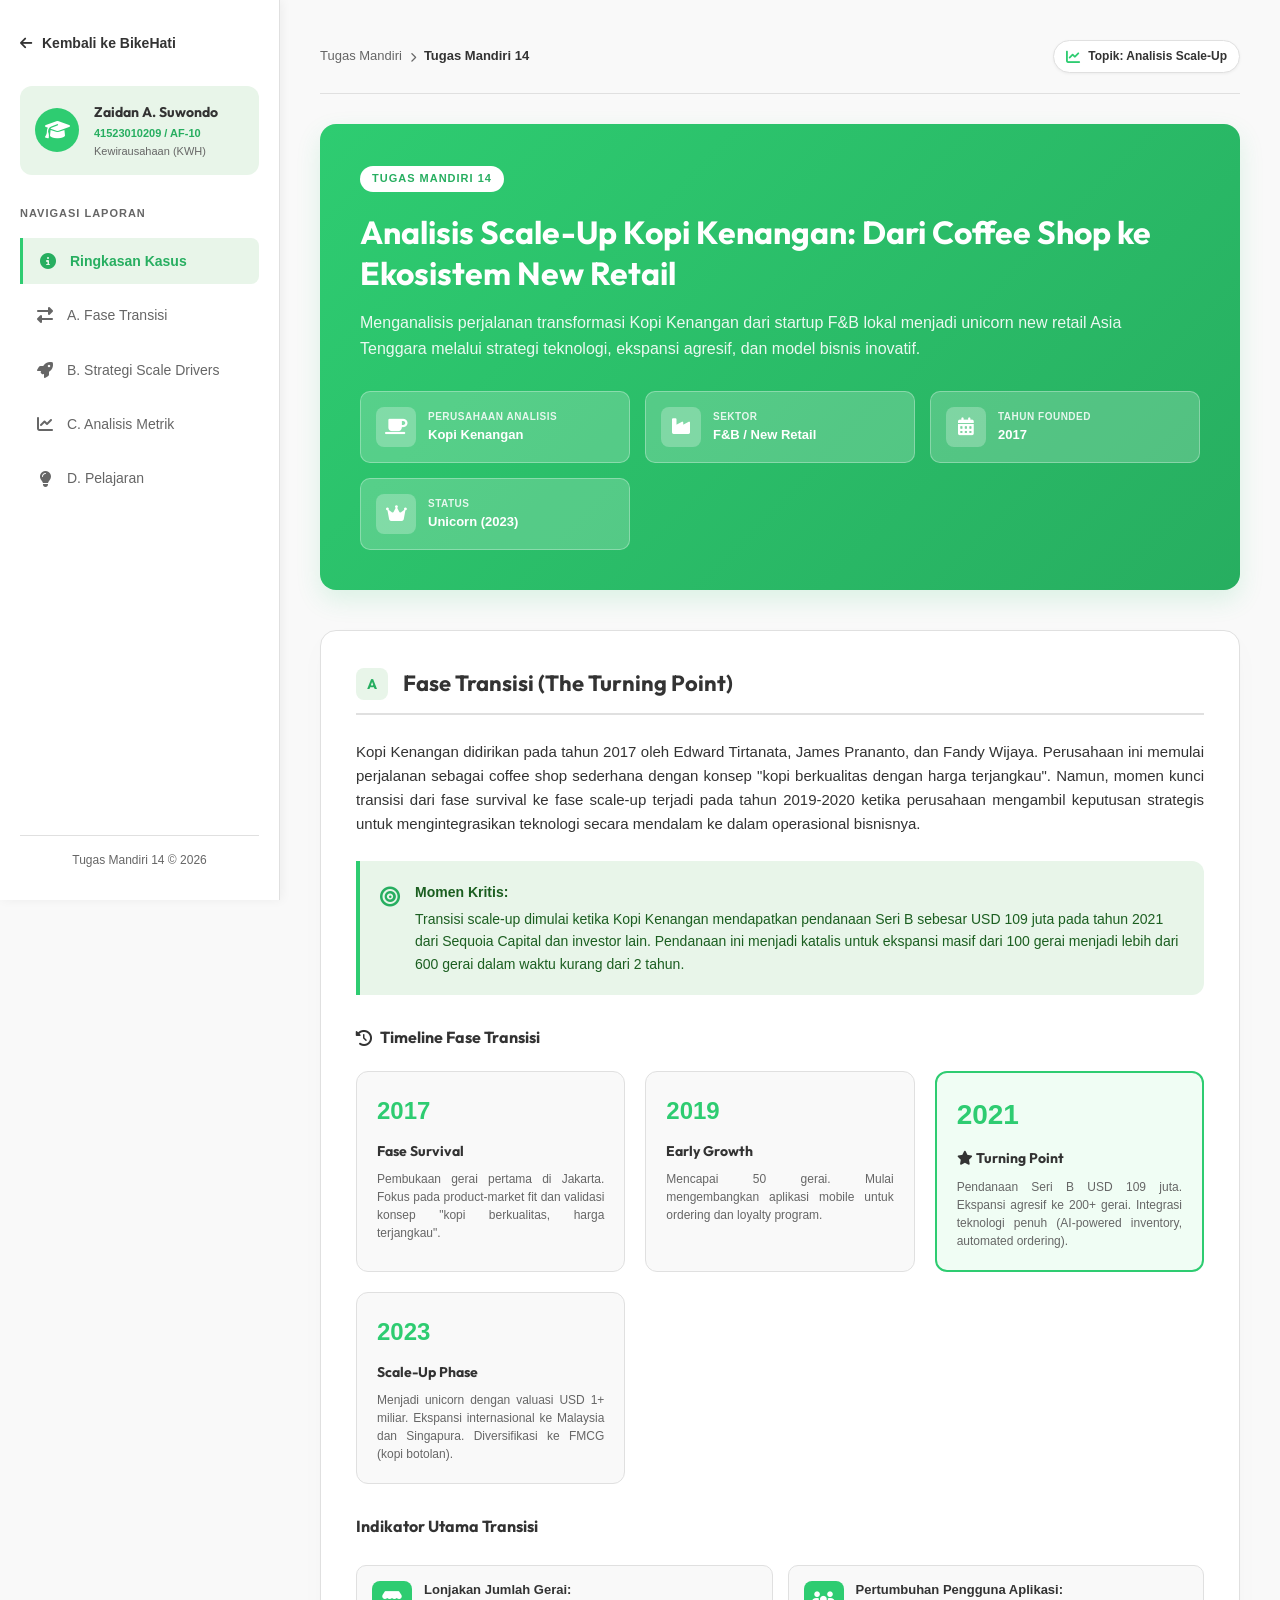
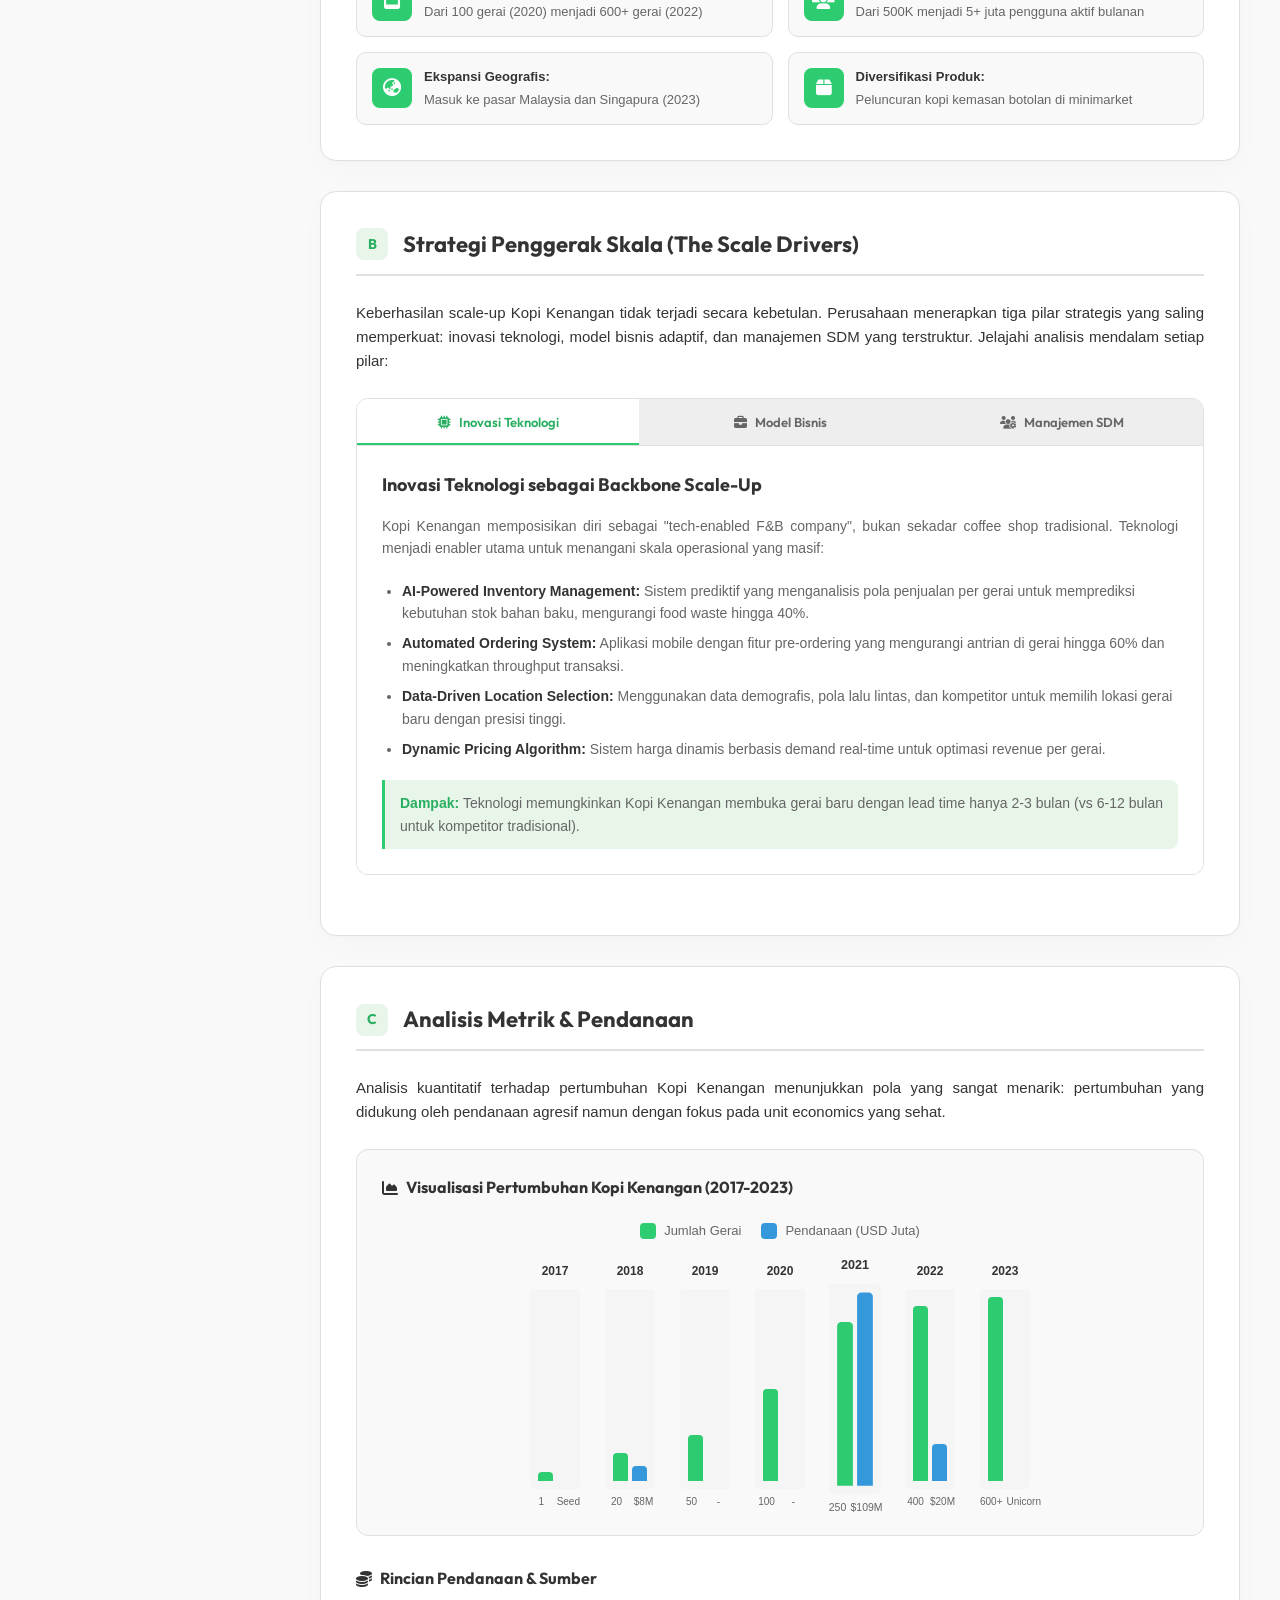
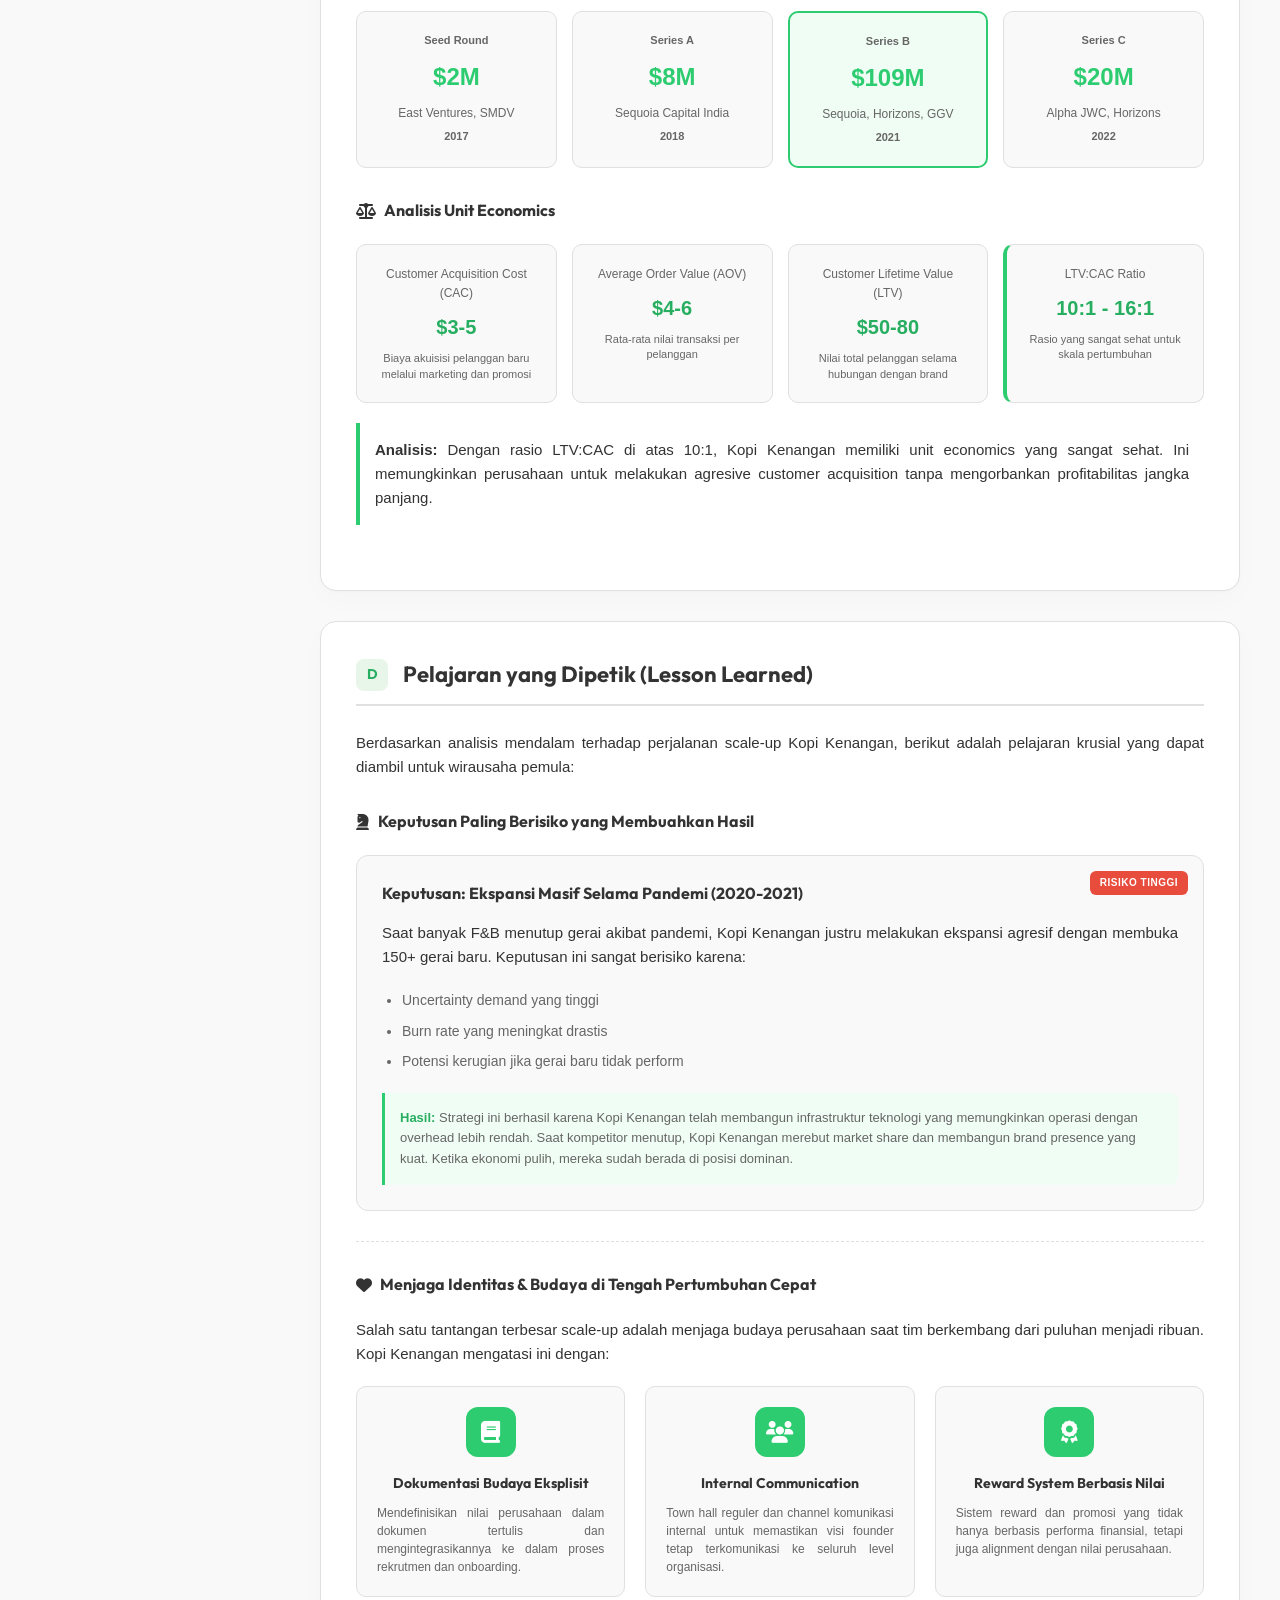
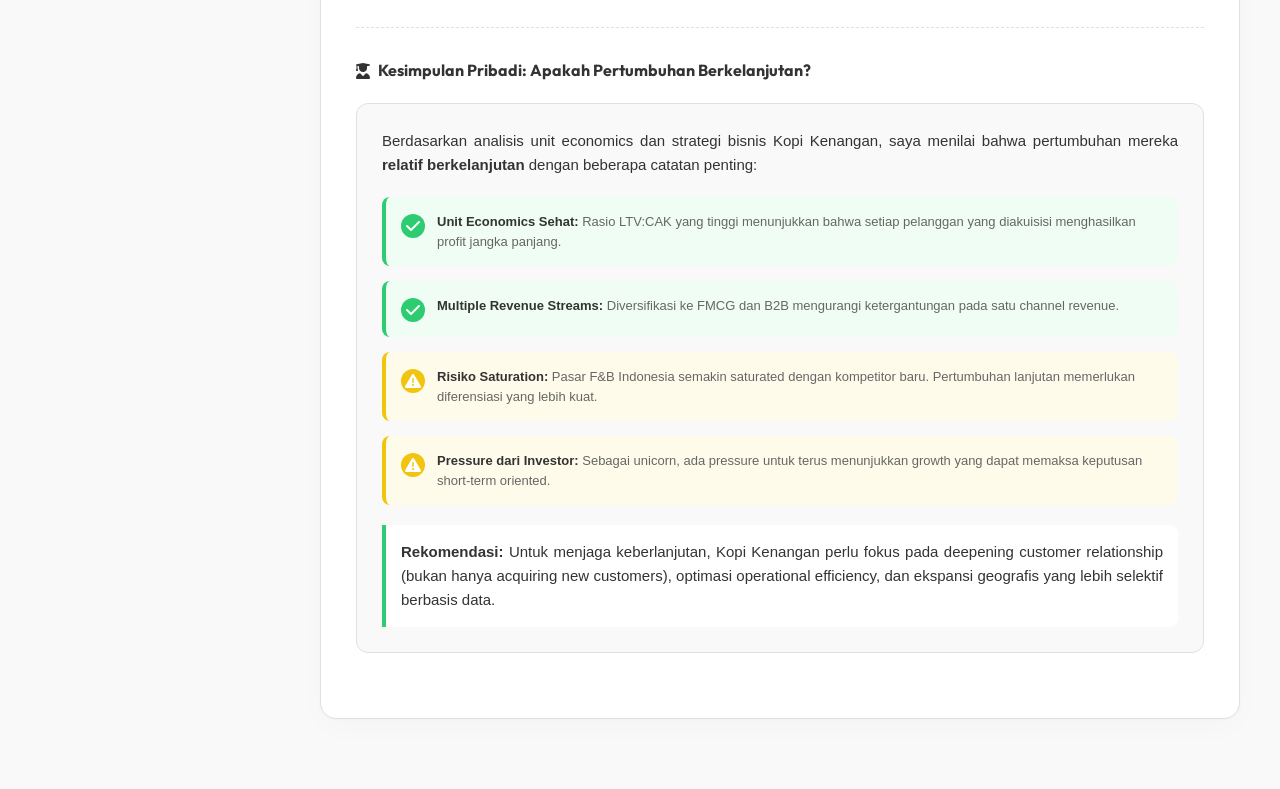
<file: Tugas Mandiri/Tugas Mandiri 14/index.html>
<!DOCTYPE html>
<html lang="id">
<head>
    <meta charset="UTF-8">
    <meta name="viewport" content="width=device-width, initial-scale=1.0">
    <title>Tugas Mandiri 14 - Analisis Scale-Up Kopi Kenangan</title>
    <link rel="stylesheet" href="style.css">
    <link rel="stylesheet" href="https://cdnjs.cloudflare.com/ajax/libs/font-awesome/6.4.0/css/all.min.css">
    <link href="https://fonts.googleapis.com/css2?family=Outfit:wght@300;400;500;600;700;800&family=Inter:wght@300;400;500;600;700&display=swap" rel="stylesheet">
</head>
<body>
    <div class="app-container">
        <!-- Sidebar Navigation -->
        <aside class="sidebar">
            <div class="sidebar-header">
                <a href="../../index.html" class="back-link">
                    <i class="fas fa-arrow-left"></i>
                    <span>Kembali ke BikeHati</span>
                </a>
            </div>
            
            <div class="student-profile">
                <div class="avatar">
                    <i class="fas fa-graduation-cap"></i>
                </div>
                <div class="profile-info">
                    <h4>Zaidan A. Suwondo</h4>
                    <p class="role">41523010209 / AF-10</p>
                    <p class="subject">Kewirausahaan (KWH)</p>
                </div>
            </div>

            <nav class="sidebar-menu">
                <p class="menu-label">Navigasi Laporan</p>
                <ul>
                    <li><a href="#informasi-umum" class="menu-item active"><i class="fas fa-info-circle"></i> Ringkasan Kasus</a></li>
                    <li><a href="#fase-transisi" class="menu-item"><i class="fas fa-exchange-alt"></i> A. Fase Transisi</a></li>
                    <li><a href="#scale-drivers" class="menu-item"><i class="fas fa-rocket"></i> B. Strategi Scale Drivers</a></li>
                    <li><a href="#analisis-metrik" class="menu-item"><i class="fas fa-chart-line"></i> C. Analisis Metrik</a></li>
                    <li><a href="#pelajaran" class="menu-item"><i class="fas fa-lightbulb"></i> D. Pelajaran</a></li>
                </ul>
            </nav>

            <div class="sidebar-footer">
                <p>Tugas Mandiri 14 &copy; 2026</p>
            </div>
        </aside>

        <!-- Main Content Area -->
        <main class="main-content">
            <!-- Top Bar -->
            <header class="top-bar">
                <div class="breadcrumb">
                    <span>Tugas Mandiri</span>
                    <i class="fas fa-chevron-right"></i>
                    <span class="current">Tugas Mandiri 14</span>
                </div>
                <div class="theme-badge">
                    <i class="fas fa-chart-line text-green"></i>
                    <span>Topik: Analisis Scale-Up</span>
                </div>
            </header>

            <!-- Document Hero -->
            <section class="doc-hero" id="informasi-umum">
                <div class="doc-hero-badge">TUGAS MANDIRI 14</div>
                <h1 class="doc-title">Analisis Scale-Up Kopi Kenangan: Dari Coffee Shop ke Ekosistem New Retail</h1>
                <p class="doc-subtitle">Menganalisis perjalanan transformasi Kopi Kenangan dari startup F&B lokal menjadi unicorn new retail Asia Tenggara melalui strategi teknologi, ekspansi agresif, dan model bisnis inovatif.</p>
                
                <!-- Quick Meta Cards -->
                <div class="meta-cards-grid">
                    <div class="meta-card">
                        <div class="card-icon">
                            <i class="fas fa-coffee"></i>
                        </div>
                        <div class="card-details">
                            <span class="card-label">PERUSAHAAN ANALISIS</span>
                            <span class="card-value">Kopi Kenangan</span>
                        </div>
                    </div>
                    <div class="meta-card">
                        <div class="card-icon">
                            <i class="fas fa-industry"></i>
                        </div>
                        <div class="card-details">
                            <span class="card-label">SEKTOR</span>
                            <span class="card-value">F&B / New Retail</span>
                        </div>
                    </div>
                    <div class="meta-card">
                        <div class="card-icon">
                            <i class="fas fa-calendar-alt"></i>
                        </div>
                        <div class="card-details">
                            <span class="card-label">TAHUN FOUNDED</span>
                            <span class="card-value">2017</span>
                        </div>
                    </div>
                    <div class="meta-card">
                        <div class="card-icon">
                            <i class="fas fa-crown"></i>
                        </div>
                        <div class="card-details">
                            <span class="card-label">STATUS</span>
                            <span class="card-value">Unicorn (2023)</span>
                        </div>
                    </div>
                </div>
            </section>

            <!-- Section A: Fase Transisi -->
            <section id="fase-transisi" class="doc-section">
                <div class="section-header">
                    <div class="section-num">A</div>
                    <h2>Fase Transisi (The Turning Point)</h2>
                </div>
                
                <div class="section-body">
                    <p>Kopi Kenangan didirikan pada tahun 2017 oleh Edward Tirtanata, James Prananto, dan Fandy Wijaya. Perusahaan ini memulai perjalanan sebagai coffee shop sederhana dengan konsep "kopi berkualitas dengan harga terjangkau". Namun, momen kunci transisi dari fase survival ke fase scale-up terjadi pada tahun 2019-2020 ketika perusahaan mengambil keputusan strategis untuk mengintegrasikan teknologi secara mendalam ke dalam operasional bisnisnya.</p>

                    <div class="callout-box">
                        <div class="callout-icon">
                            <i class="fas fa-bullseye"></i>
                        </div>
                        <div class="callout-text">
                            <strong>Momen Kritis:</strong> Transisi scale-up dimulai ketika Kopi Kenangan mendapatkan pendanaan Seri B sebesar USD 109 juta pada tahun 2021 dari Sequoia Capital dan investor lain. Pendanaan ini menjadi katalis untuk ekspansi masif dari 100 gerai menjadi lebih dari 600 gerai dalam waktu kurang dari 2 tahun.
                        </div>
                    </div>

                    <!-- Timeline Cards -->
                    <div class="timeline-container">
                        <h4><i class="fas fa-history"></i> Timeline Fase Transisi</h4>
                        <div class="timeline-grid">
                            <div class="timeline-card">
                                <div class="timeline-year">2017</div>
                                <div class="timeline-content">
                                    <h5>Fase Survival</h5>
                                    <p>Pembukaan gerai pertama di Jakarta. Fokus pada product-market fit dan validasi konsep "kopi berkualitas, harga terjangkau".</p>
                                </div>
                            </div>

                            <div class="timeline-card">
                                <div class="timeline-year">2019</div>
                                <div class="timeline-content">
                                    <h5>Early Growth</h5>
                                    <p>Mencapai 50 gerai. Mulai mengembangkan aplikasi mobile untuk ordering dan loyalty program.</p>
                                </div>
                            </div>

                            <div class="timeline-card highlight">
                                <div class="timeline-year">2021</div>
                                <div class="timeline-content">
                                    <h5><i class="fas fa-star"></i> Turning Point</h5>
                                    <p>Pendanaan Seri B USD 109 juta. Ekspansi agresif ke 200+ gerai. Integrasi teknologi penuh (AI-powered inventory, automated ordering).</p>
                                </div>
                            </div>

                            <div class="timeline-card">
                                <div class="timeline-year">2023</div>
                                <div class="timeline-content">
                                    <h5>Scale-Up Phase</h5>
                                    <p>Menjadi unicorn dengan valuasi USD 1+ miliar. Ekspansi internasional ke Malaysia dan Singapura. Diversifikasi ke FMCG (kopi botolan).</p>
                                </div>
                            </div>
                        </div>
                    </div>

                    <h4>Indikator Utama Transisi</h4>
                    <div class="indicators-grid">
                        <div class="indicator-item">
                            <div class="indicator-icon">
                                <i class="fas fa-store"></i>
                            </div>
                            <div class="indicator-text">
                                <strong>Lonjakan Jumlah Gerai:</strong> Dari 100 gerai (2020) menjadi 600+ gerai (2022)
                            </div>
                        </div>
                        <div class="indicator-item">
                            <div class="indicator-icon">
                                <i class="fas fa-users"></i>
                            </div>
                            <div class="indicator-text">
                                <strong>Pertumbuhan Pengguna Aplikasi:</strong> Dari 500K menjadi 5+ juta pengguna aktif bulanan
                            </div>
                        </div>
                        <div class="indicator-item">
                            <div class="indicator-icon">
                                <i class="fas fa-globe-asia"></i>
                            </div>
                            <div class="indicator-text">
                                <strong>Ekspansi Geografis:</strong> Masuk ke pasar Malaysia dan Singapura (2023)
                            </div>
                        </div>
                        <div class="indicator-item">
                            <div class="indicator-icon">
                                <i class="fas fa-box"></i>
                            </div>
                            <div class="indicator-text">
                                <strong>Diversifikasi Produk:</strong> Peluncuran kopi kemasan botolan di minimarket
                            </div>
                        </div>
                    </div>
                </div>
            </section>

            <!-- Section B: Strategi Scale Drivers -->
            <section id="scale-drivers" class="doc-section">
                <div class="section-header">
                    <div class="section-num">B</div>
                    <h2>Strategi Penggerak Skala (The Scale Drivers)</h2>
                </div>

                <div class="section-body">
                    <p>Keberhasilan scale-up Kopi Kenangan tidak terjadi secara kebetulan. Perusahaan menerapkan tiga pilar strategis yang saling memperkuat: inovasi teknologi, model bisnis adaptif, dan manajemen SDM yang terstruktur. Jelajahi analisis mendalam setiap pilar:</p>

                    <!-- Interactive Tabs for Scale Drivers -->
                    <div class="interactive-tabs-container">
                        <div class="tab-headers">
                            <button class="tab-btn active" onclick="switchTab(event, 'teknologi')">
                                <i class="fas fa-microchip"></i> Inovasi Teknologi
                            </button>
                            <button class="tab-btn" onclick="switchTab(event, 'model-bisnis')">
                                <i class="fas fa-briefcase"></i> Model Bisnis
                            </button>
                            <button class="tab-btn" onclick="switchTab(event, 'sdm')">
                                <i class="fas fa-users-cog"></i> Manajemen SDM
                            </button>
                        </div>

                        <div class="tab-contents">
                            <!-- Tab 1: Teknologi -->
                            <div id="teknologi" class="tab-pane active">
                                <h3>Inovasi Teknologi sebagai Backbone Scale-Up</h3>
                                <p>Kopi Kenangan memposisikan diri sebagai "tech-enabled F&B company", bukan sekadar coffee shop tradisional. Teknologi menjadi enabler utama untuk menangani skala operasional yang masif:</p>
                                <ul class="list-styled">
                                    <li><strong>AI-Powered Inventory Management:</strong> Sistem prediktif yang menganalisis pola penjualan per gerai untuk memprediksi kebutuhan stok bahan baku, mengurangi food waste hingga 40%.</li>
                                    <li><strong>Automated Ordering System:</strong> Aplikasi mobile dengan fitur pre-ordering yang mengurangi antrian di gerai hingga 60% dan meningkatkan throughput transaksi.</li>
                                    <li><strong>Data-Driven Location Selection:</strong> Menggunakan data demografis, pola lalu lintas, dan kompetitor untuk memilih lokasi gerai baru dengan presisi tinggi.</li>
                                    <li><strong>Dynamic Pricing Algorithm:</strong> Sistem harga dinamis berbasis demand real-time untuk optimasi revenue per gerai.</li>
                                </ul>
                                <div class="tech-impact">
                                    <p><strong>Dampak:</strong> Teknologi memungkinkan Kopi Kenangan membuka gerai baru dengan lead time hanya 2-3 bulan (vs 6-12 bulan untuk kompetitor tradisional).</p>
                                </div>
                            </div>

                            <!-- Tab 2: Model Bisnis -->
                            <div id="model-bisnis" class="tab-pane">
                                <h3>Model Bisnis New Retail yang Adaptif</h3>
                                <p>Kopi Kenangan mengadopsi model "New Retail" yang menggabungkan offline dan online experience, bukan sekadar O2O (Online-to-Offline):</p>
                                <ul class="list-styled">
                                    <li><strong>Hybrid Revenue Streams:</strong> Tidak hanya mengandalkan penjualan di gerai, tetapi juga revenue dari aplikasi delivery, kopi kemasan (FMCG), dan B2B catering.</li>
                                    <li><strong>Subscription Model:</strong> Program langganan kopi bulanan yang menciptakan recurring revenue dan meningkatkan customer lifetime value (LTV).</li>
                                    <li><strong>Franchise-Lite Model:</strong> Model kemitraan yang lebih fleksibel dibandingkan franchise tradisional, memungkinkan ekspansi cepat dengan kontrol kualitas tetap tinggi.</li>
                                    <li><strong>Private Label Expansion:</strong> Diversifikasi ke produk FMCG (kopi botolan, kopi sachet) yang dijual di minimarket, menciptakan channel distribusi baru tanpa overhead gerai fisik.</li>
                                </ul>
                                <div class="tech-impact">
                                    <p><strong>Dampak:</strong> Model bisnis hybrid ini meningkatkan resilience perusahaan terhadap fluktuasi demand dan menciptakan multiple revenue streams yang stabil.</p>
                                </div>
                            </div>

                            <!-- Tab 3: SDM -->
                            <div id="sdm" class="tab-pane">
                                <h3>Manajemen SDM untuk Skala Ribuan Karyawan</h3>
                                <p>Untuk menampung pertumbuhan dari ratusan menjadi ribuan karyawan, Kopi Kenangan melakukan restrukturisasi organisasi yang sistematis:</p>
                                <ul class="list-styled">
                                    <li><strong>Centralized Training Academy:</strong> Membangun "Kopi Kenangan Academy" untuk standarisasi pelatihan barista dan manajer gerai di seluruh jaringan.</li>
                                    <li><strong>Performance-Based Culture:</strong> Sistem KPI terukur untuk setiap role dengan insentif berbasis performa, bukan tenure.</li>
                                    <li><strong>Flat Hierarchy with Clear SOPs:</strong> Struktur organisasi yang relatif flat untuk kecepatan decision-making, namun dengan SOP yang sangat detail untuk konsistensi operasional.</li>
                                    <li><strong>Data-Driven HR:</strong> Menggunakan analytics untuk memprediksi turnover, optimalisasi shift scheduling, dan identifikasi talent high-potential.</li>
                                </ul>
                                <div class="tech-impact">
                                    <p><strong>Dampak:</strong> Struktur ini memungkinkan Kopi Kenangan mempertahankan kualitas layanan konsisten di 600+ gerai dengan turnover rate yang lebih rendah dari industri rata-rata.</p>
                                </div>
                            </div>
                        </div>
                    </div>
                </div>
            </section>

            <!-- Section C: Analisis Metrik & Pendanaan -->
            <section id="analisis-metrik" class="doc-section">
                <div class="section-header">
                    <div class="section-num">C</div>
                    <h2>Analisis Metrik & Pendanaan</h2>
                </div>

                <div class="section-body">
                    <p>Analisis kuantitatif terhadap pertumbuhan Kopi Kenangan menunjukkan pola yang sangat menarik: pertumbuhan yang didukung oleh pendanaan agresif namun dengan fokus pada unit economics yang sehat.</p>

                    <!-- Growth Chart Visualization -->
                    <div class="chart-container">
                        <h4><i class="fas fa-chart-area"></i> Visualisasi Pertumbuhan Kopi Kenangan (2017-2023)</h4>
                        <div class="chart-wrapper">
                            <div class="chart-legend">
                                <div class="legend-item">
                                    <div class="legend-color" style="background: #2ecc71;"></div>
                                    <span>Jumlah Gerai</span>
                                </div>
                                <div class="legend-item">
                                    <div class="legend-color" style="background: #3498db;"></div>
                                    <span>Pendanaan (USD Juta)</span>
                                </div>
                            </div>
                            <div class="chart-bars">
                                <div class="chart-bar-group">
                                    <div class="chart-year">2017</div>
                                    <div class="bar-container">
                                        <div class="bar bar-stores" style="height: 5%;" title="1 Gerai"></div>
                                        <div class="bar bar-funding" style="height: 0%;" title="Seed"></div>
                                    </div>
                                    <div class="bar-labels">
                                        <span class="label-stores">1</span>
                                        <span class="label-funding">Seed</span>
                                    </div>
                                </div>

                                <div class="chart-bar-group">
                                    <div class="chart-year">2018</div>
                                    <div class="bar-container">
                                        <div class="bar bar-stores" style="height: 15%;" title="20 Gerai"></div>
                                        <div class="bar bar-funding" style="height: 8%;" title="Seri A: $8M"></div>
                                    </div>
                                    <div class="bar-labels">
                                        <span class="label-stores">20</span>
                                        <span class="label-funding">$8M</span>
                                    </div>
                                </div>

                                <div class="chart-bar-group">
                                    <div class="chart-year">2019</div>
                                    <div class="bar-container">
                                        <div class="bar bar-stores" style="height: 25%;" title="50 Gerai"></div>
                                        <div class="bar bar-funding" style="height: 0%;" title="-"></div>
                                    </div>
                                    <div class="bar-labels">
                                        <span class="label-stores">50</span>
                                        <span class="label-funding">-</span>
                                    </div>
                                </div>

                                <div class="chart-bar-group">
                                    <div class="chart-year">2020</div>
                                    <div class="bar-container">
                                        <div class="bar bar-stores" style="height: 50%;" title="100 Gerai"></div>
                                        <div class="bar bar-funding" style="height: 0%;" title="-"></div>
                                    </div>
                                    <div class="bar-labels">
                                        <span class="label-stores">100</span>
                                        <span class="label-funding">-</span>
                                    </div>
                                </div>

                                <div class="chart-bar-group highlight">
                                    <div class="chart-year">2021</div>
                                    <div class="bar-container">
                                        <div class="bar bar-stores" style="height: 85%;" title="250 Gerai"></div>
                                        <div class="bar bar-funding" style="height: 100%;" title="Seri B: $109M"></div>
                                    </div>
                                    <div class="bar-labels">
                                        <span class="label-stores">250</span>
                                        <span class="label-funding">$109M</span>
                                    </div>
                                </div>

                                <div class="chart-bar-group">
                                    <div class="chart-year">2022</div>
                                    <div class="bar-container">
                                        <div class="bar bar-stores" style="height: 95%;" title="400 Gerai"></div>
                                        <div class="bar bar-funding" style="height: 20%;" title="Seri C: $20M"></div>
                                    </div>
                                    <div class="bar-labels">
                                        <span class="label-stores">400</span>
                                        <span class="label-funding">$20M</span>
                                    </div>
                                </div>

                                <div class="chart-bar-group">
                                    <div class="chart-year">2023</div>
                                    <div class="bar-container">
                                        <div class="bar bar-stores" style="height: 100%;" title="600+ Gerai"></div>
                                        <div class="bar bar-funding" style="height: 0%;" title="Unicorn"></div>
                                    </div>
                                    <div class="bar-labels">
                                        <span class="label-stores">600+</span>
                                        <span class="label-funding">Unicorn</span>
                                    </div>
                                </div>
                            </div>
                        </div>
                    </div>

                    <!-- Funding Breakdown -->
                    <div class="funding-breakdown">
                        <h4><i class="fas fa-coins"></i> Rincian Pendanaan & Sumber</h4>
                        <div class="funding-grid">
                            <div class="funding-card">
                                <div class="funding-round">Seed Round</div>
                                <div class="funding-amount">$2M</div>
                                <div class="funding-source">East Ventures, SMDV</div>
                                <div class="funding-year">2017</div>
                            </div>
                            <div class="funding-card">
                                <div class="funding-round">Series A</div>
                                <div class="funding-amount">$8M</div>
                                <div class="funding-source">Sequoia Capital India</div>
                                <div class="funding-year">2018</div>
                            </div>
                            <div class="funding-card highlight">
                                <div class="funding-round">Series B</div>
                                <div class="funding-amount">$109M</div>
                                <div class="funding-source">Sequoia, Horizons, GGV</div>
                                <div class="funding-year">2021</div>
                            </div>
                            <div class="funding-card">
                                <div class="funding-round">Series C</div>
                                <div class="funding-amount">$20M</div>
                                <div class="funding-source">Alpha JWC, Horizons</div>
                                <div class="funding-year">2022</div>
                            </div>
                        </div>
                    </div>

                    <!-- Unit Economics Analysis -->
                    <div class="unit-economics">
                        <h4><i class="fas fa-balance-scale"></i> Analisis Unit Economics</h4>
                        <div class="economics-grid">
                            <div class="economics-item">
                                <div class="economics-label">Customer Acquisition Cost (CAC)</div>
                                <div class="economics-value">$3-5</div>
                                <div class="economics-desc">Biaya akuisisi pelanggan baru melalui marketing dan promosi</div>
                            </div>
                            <div class="economics-item">
                                <div class="economics-label">Average Order Value (AOV)</div>
                                <div class="economics-value">$4-6</div>
                                <div class="economics-desc">Rata-rata nilai transaksi per pelanggan</div>
                            </div>
                            <div class="economics-item">
                                <div class="economics-label">Customer Lifetime Value (LTV)</div>
                                <div class="economics-value">$50-80</div>
                                <div class="economics-desc">Nilai total pelanggan selama hubungan dengan brand</div>
                            </div>
                            <div class="economics-item positive">
                                <div class="economics-label">LTV:CAC Ratio</div>
                                <div class="economics-value">10:1 - 16:1</div>
                                <div class="economics-desc">Rasio yang sangat sehat untuk skala pertumbuhan</div>
                            </div>
                        </div>
                        <p class="economics-summary"><strong>Analisis:</strong> Dengan rasio LTV:CAC di atas 10:1, Kopi Kenangan memiliki unit economics yang sangat sehat. Ini memungkinkan perusahaan untuk melakukan agresive customer acquisition tanpa mengorbankan profitabilitas jangka panjang.</p>
                    </div>
                </div>
            </section>

            <!-- Section D: Pelajaran -->
            <section id="pelajaran" class="doc-section">
                <div class="section-header">
                    <div class="section-num">D</div>
                    <h2>Pelajaran yang Dipetik (Lesson Learned)</h2>
                </div>

                <div class="section-body">
                    <p>Berdasarkan analisis mendalam terhadap perjalanan scale-up Kopi Kenangan, berikut adalah pelajaran krusial yang dapat diambil untuk wirausaha pemula:</p>

                    <!-- Key Decision Analysis -->
                    <div class="key-decision">
                        <h4><i class="fas fa-chess-knight"></i> Keputusan Paling Berisiko yang Membuahkan Hasil</h4>
                        <div class="decision-card">
                            <div class="decision-risk">RISIKO TINGGI</div>
                            <h5>Keputusan: Ekspansi Masif Selama Pandemi (2020-2021)</h5>
                            <p>Saat banyak F&B menutup gerai akibat pandemi, Kopi Kenangan justru melakukan ekspansi agresif dengan membuka 150+ gerai baru. Keputusan ini sangat berisiko karena:</p>
                            <ul class="list-styled">
                                <li>Uncertainty demand yang tinggi</li>
                                <li>Burn rate yang meningkat drastis</li>
                                <li>Potensi kerugian jika gerai baru tidak perform</li>
                            </ul>
                            <div class="decision-outcome">
                                <strong>Hasil:</strong> Strategi ini berhasil karena Kopi Kenangan telah membangun infrastruktur teknologi yang memungkinkan operasi dengan overhead lebih rendah. Saat kompetitor menutup, Kopi Kenangan merebut market share dan membangun brand presence yang kuat. Ketika ekonomi pulih, mereka sudah berada di posisi dominan.
                            </div>
                        </div>
                    </div>

                    <div class="divider-dashed"></div>

                    <!-- Culture Preservation -->
                    <div class="culture-preservation">
                        <h4><i class="fas fa-heart"></i> Menjaga Identitas & Budaya di Tengah Pertumbuhan Cepat</h4>
                        <p>Salah satu tantangan terbesar scale-up adalah menjaga budaya perusahaan saat tim berkembang dari puluhan menjadi ribuan. Kopi Kenangan mengatasi ini dengan:</p>
                        
                        <div class="culture-grid">
                            <div class="culture-card">
                                <div class="culture-icon">
                                    <i class="fas fa-book"></i>
                                </div>
                                <h5>Dokumentasi Budaya Eksplisit</h5>
                                <p>Mendefinisikan nilai perusahaan dalam dokumen tertulis dan mengintegrasikannya ke dalam proses rekrutmen dan onboarding.</p>
                            </div>
                            <div class="culture-card">
                                <div class="culture-icon">
                                    <i class="fas fa-users"></i>
                                </div>
                                <h5>Internal Communication</h5>
                                <p>Town hall reguler dan channel komunikasi internal untuk memastikan visi founder tetap terkomunikasi ke seluruh level organisasi.</p>
                            </div>
                            <div class="culture-card">
                                <div class="culture-icon">
                                    <i class="fas fa-award"></i>
                                </div>
                                <h5>Reward System Berbasis Nilai</h5>
                                <p>Sistem reward dan promosi yang tidak hanya berbasis performa finansial, tetapi juga alignment dengan nilai perusahaan.</p>
                            </div>
                        </div>
                    </div>

                    <div class="divider-dashed"></div>

                    <!-- Personal Conclusion -->
                    <div class="personal-conclusion">
                        <h4><i class="fas fa-user-graduate"></i> Kesimpulan Pribadi: Apakah Pertumbuhan Berkelanjutan?</h4>
                        <div class="conclusion-box">
                            <p>Berdasarkan analisis unit economics dan strategi bisnis Kopi Kenangan, saya menilai bahwa pertumbuhan mereka <strong>relatif berkelanjutan</strong> dengan beberapa catatan penting:</p>
                            
                            <div class="conclusion-points">
                                <div class="conclusion-point positive">
                                    <div class="point-icon"><i class="fas fa-check"></i></div>
                                    <div class="point-content">
                                        <strong>Unit Economics Sehat:</strong> Rasio LTV:CAK yang tinggi menunjukkan bahwa setiap pelanggan yang diakuisisi menghasilkan profit jangka panjang.
                                    </div>
                                </div>
                                <div class="conclusion-point positive">
                                    <div class="point-icon"><i class="fas fa-check"></i></div>
                                    <div class="point-content">
                                        <strong>Multiple Revenue Streams:</strong> Diversifikasi ke FMCG dan B2B mengurangi ketergantungan pada satu channel revenue.
                                    </div>
                                </div>
                                <div class="conclusion-point warning">
                                    <div class="point-icon"><i class="fas fa-exclamation-triangle"></i></div>
                                    <div class="point-content">
                                        <strong>Risiko Saturation:</strong> Pasar F&B Indonesia semakin saturated dengan kompetitor baru. Pertumbuhan lanjutan memerlukan diferensiasi yang lebih kuat.
                                    </div>
                                </div>
                                <div class="conclusion-point warning">
                                    <div class="point-icon"><i class="fas fa-exclamation-triangle"></i></div>
                                    <div class="point-content">
                                        <strong>Pressure dari Investor:</strong> Sebagai unicorn, ada pressure untuk terus menunjukkan growth yang dapat memaksa keputusan short-term oriented.
                                    </div>
                                </div>
                            </div>

                            <p class="conclusion-final"><strong>Rekomendasi:</strong> Untuk menjaga keberlanjutan, Kopi Kenangan perlu fokus pada deepening customer relationship (bukan hanya acquiring new customers), optimasi operational efficiency, dan ekspansi geografis yang lebih selektif berbasis data.</p>
                        </div>
                    </div>
                </div>
            </section>
        </main>
    </div>

    <!-- Interactive Script -->
    <script>
        function switchTab(evt, tabId) {
            // Get all elements with class="tab-pane" and hide them
            const tabPanes = document.getElementsByClassName("tab-pane");
            for (let i = 0; i < tabPanes.length; i++) {
                tabPanes[i].classList.remove("active");
            }

            // Get all elements with class="tab-btn" and remove the class "active"
            const tabBtns = document.getElementsByClassName("tab-btn");
            for (let i = 0; i < tabBtns.length; i++) {
                tabBtns[i].classList.remove("active");
            }

            // Show the current tab, and add an "active" class to the button that opened the tab
            document.getElementById(tabId).classList.add("active");
            evt.currentTarget.classList.add("active");
        }

        // Robust scrollspy to highlight active sidebar menu item
        window.addEventListener('DOMContentLoaded', () => {
            const sections = document.querySelectorAll('section[id]');
            const navLinks = document.querySelectorAll('.sidebar-menu a');

            function changeActiveLink() {
                let index = sections.length;

                // Check if we are scrolled to the bottom of the page
                if (window.innerHeight + window.scrollY >= document.documentElement.scrollHeight - 50) {
                    navLinks.forEach((link) => link.classList.remove('active'));
                    const lastLink = document.querySelector('.sidebar-menu a[href="#pelajaran"]');
                    if (lastLink) lastLink.classList.add('active');
                    return;
                }

                while(--index && window.scrollY + 180 < sections[index].offsetTop) {}
                
                navLinks.forEach((link) => link.classList.remove('active'));
                const activeId = sections[index].getAttribute('id');
                const activeItem = document.querySelector(`.sidebar-menu a[href="#${activeId}"]`);
                if (activeItem) {
                    activeItem.classList.add('active');
                }
            }

            changeActiveLink();
            window.addEventListener('scroll', changeActiveLink);
        });
    </script>
</body>
</html>
</file>
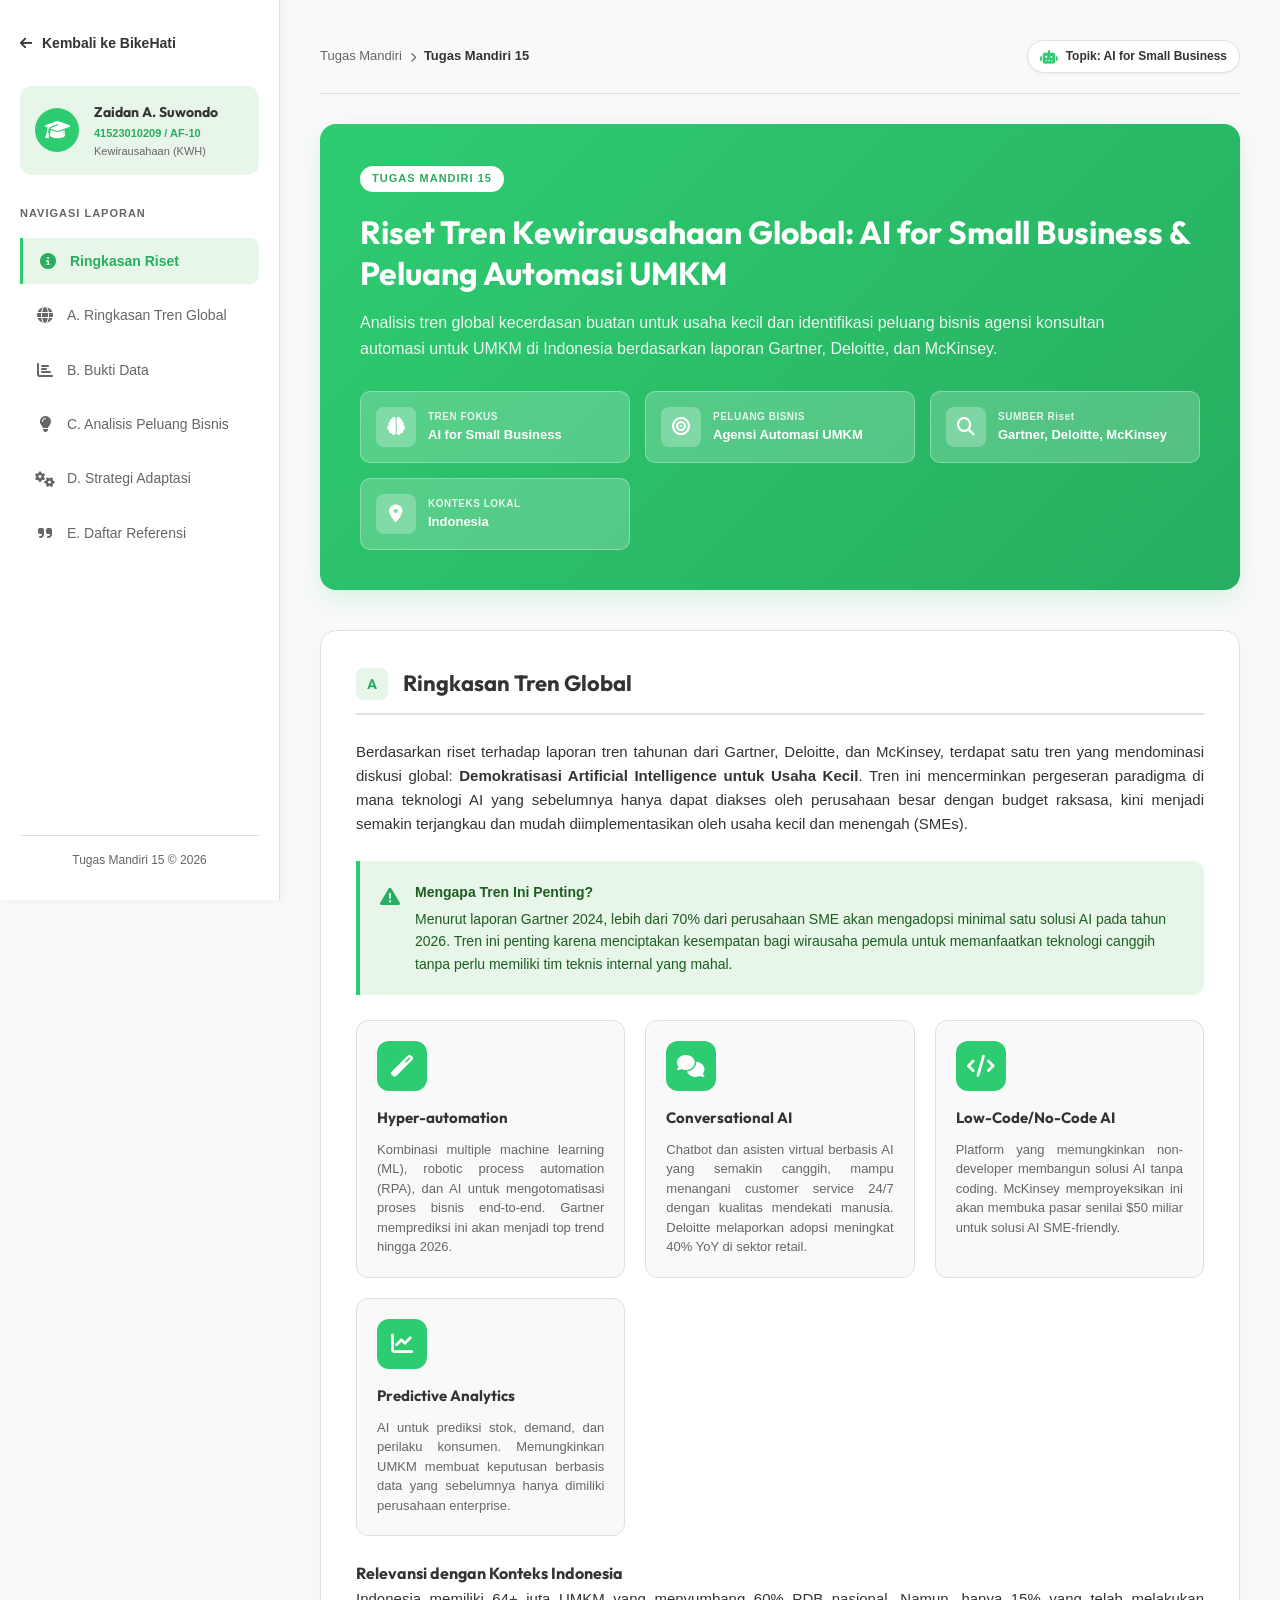
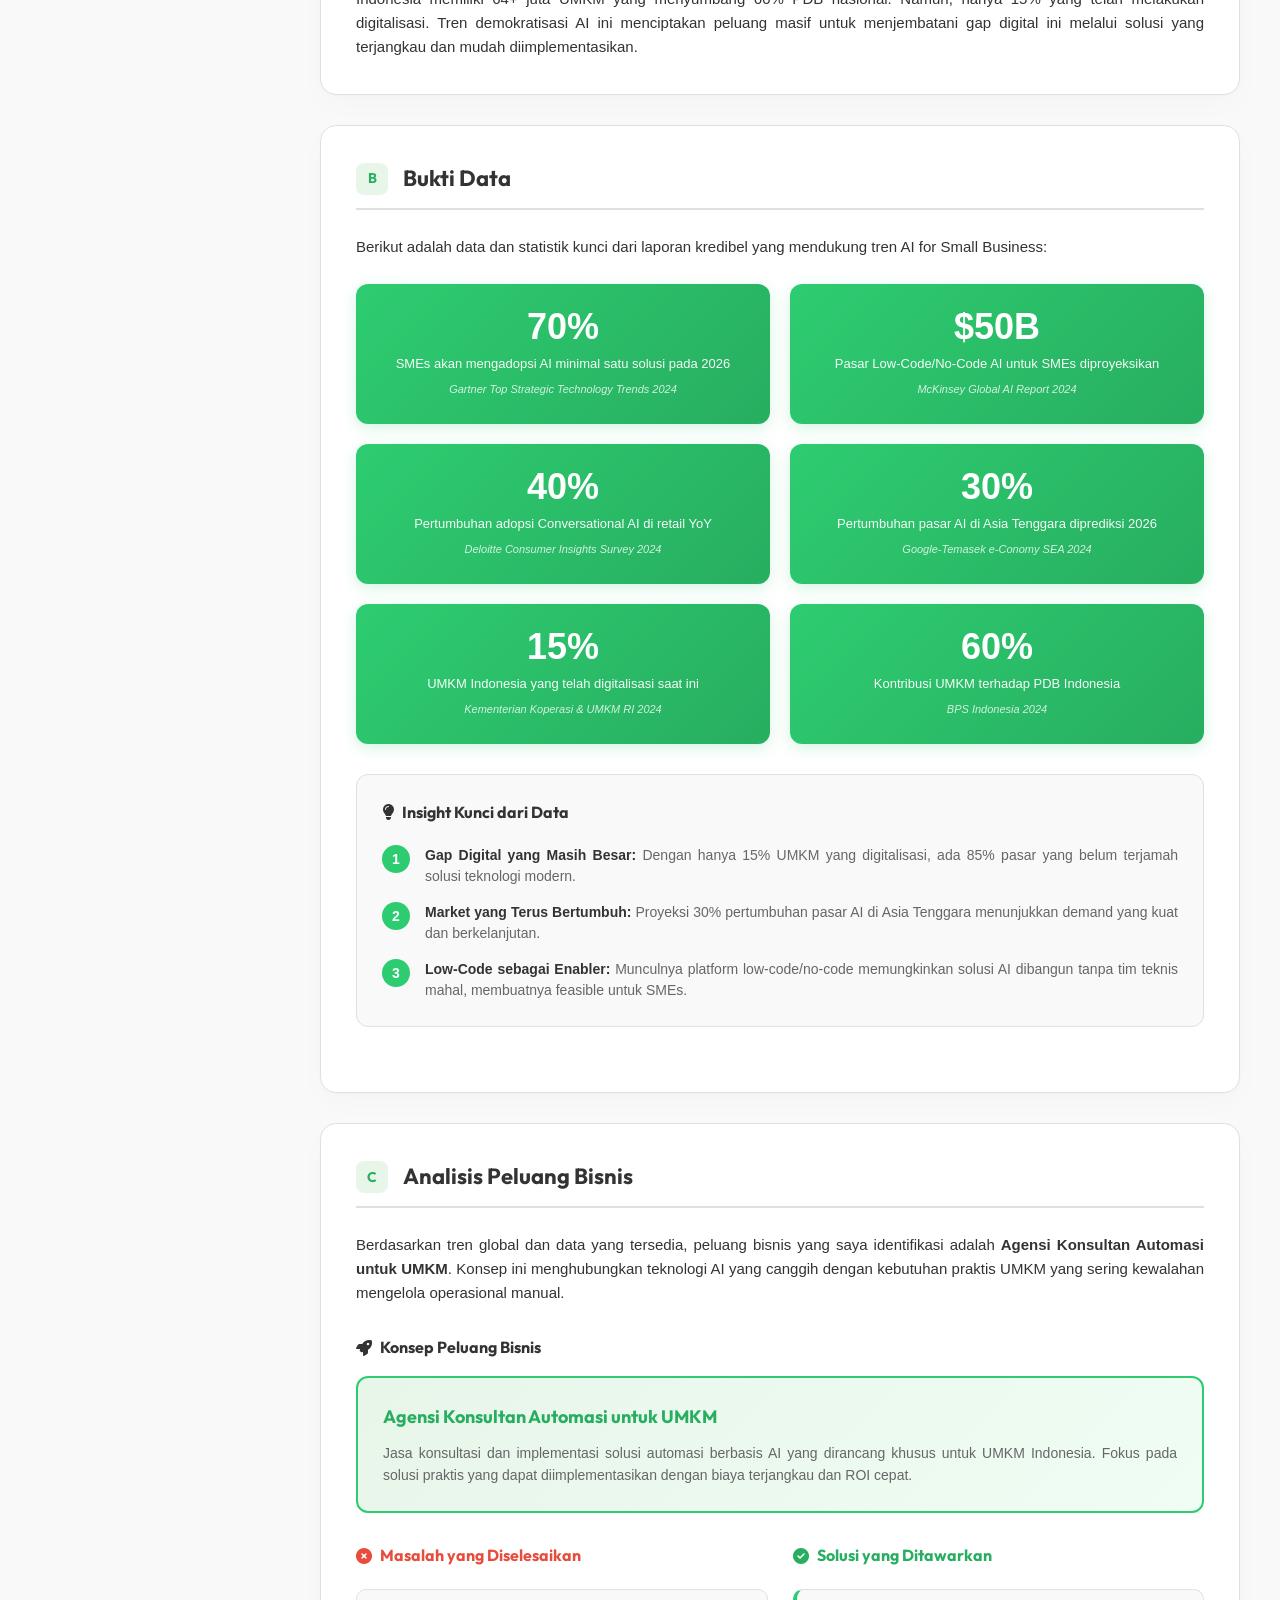
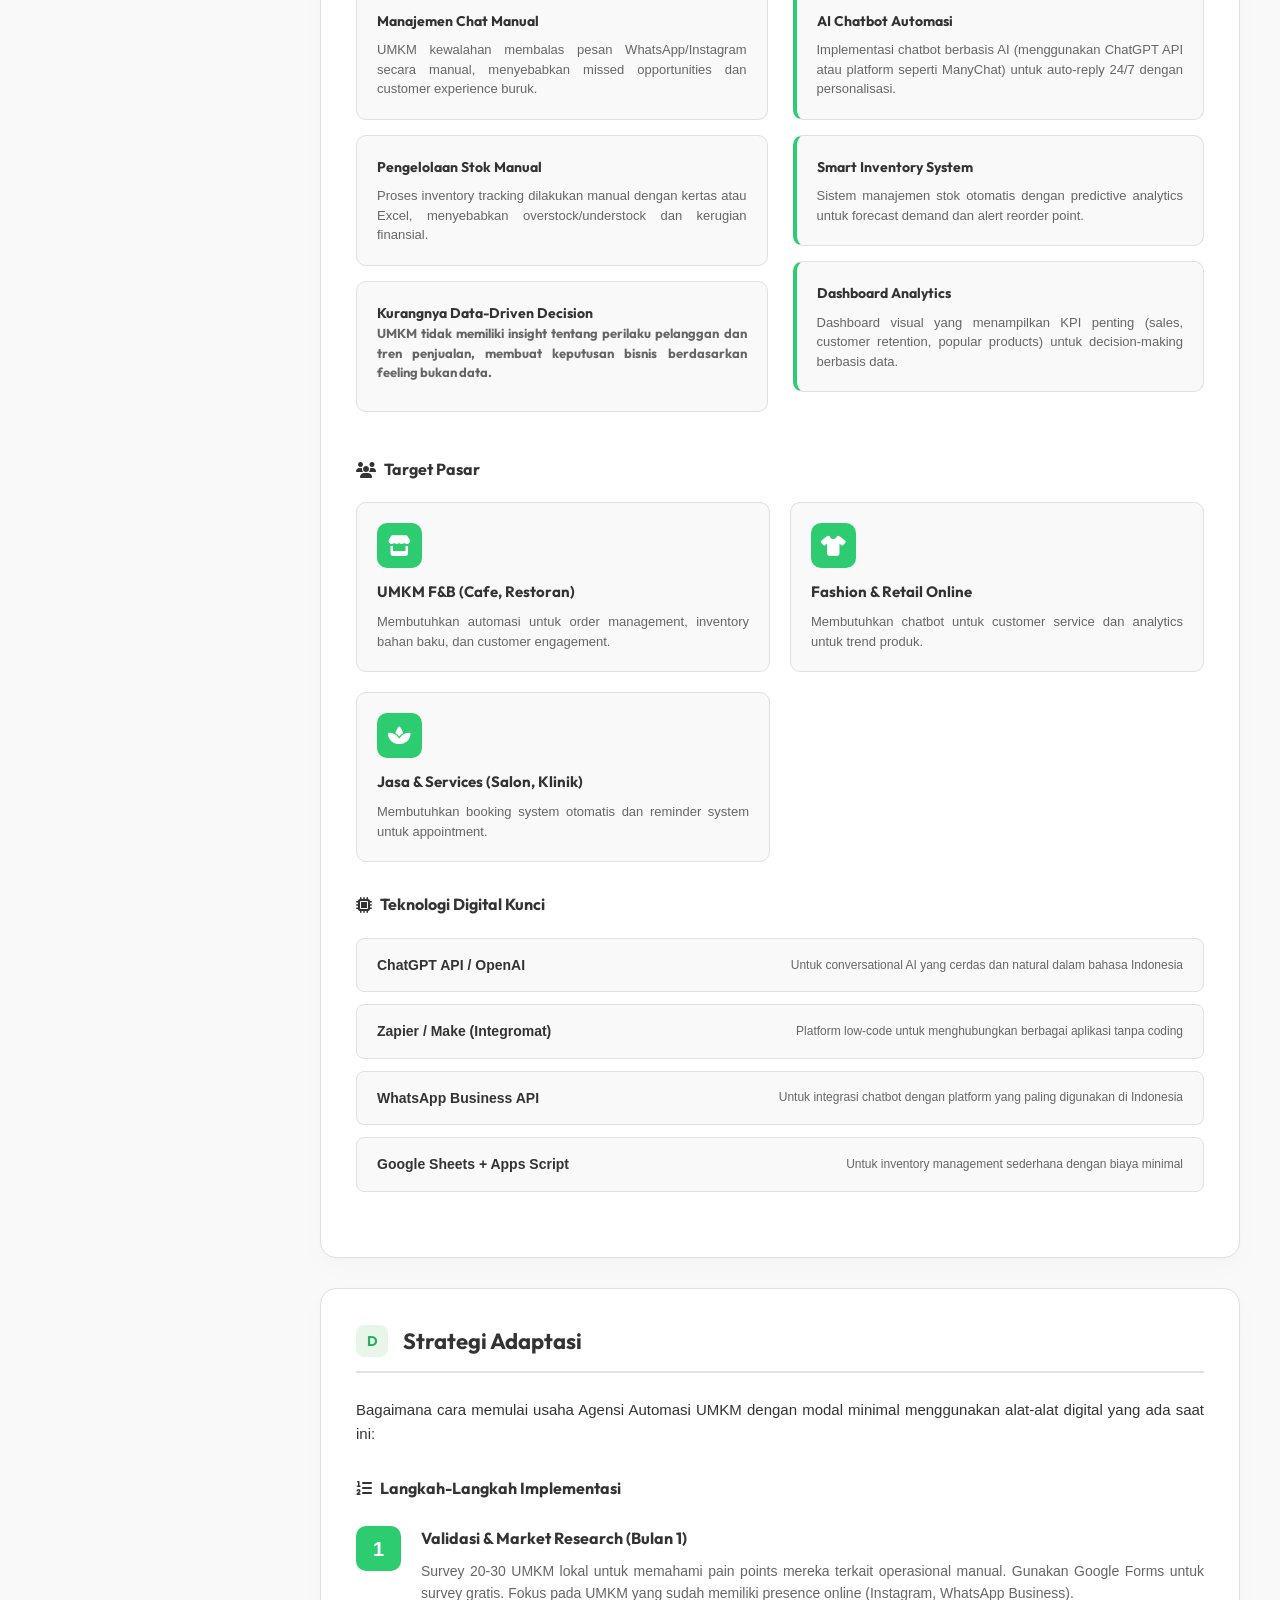
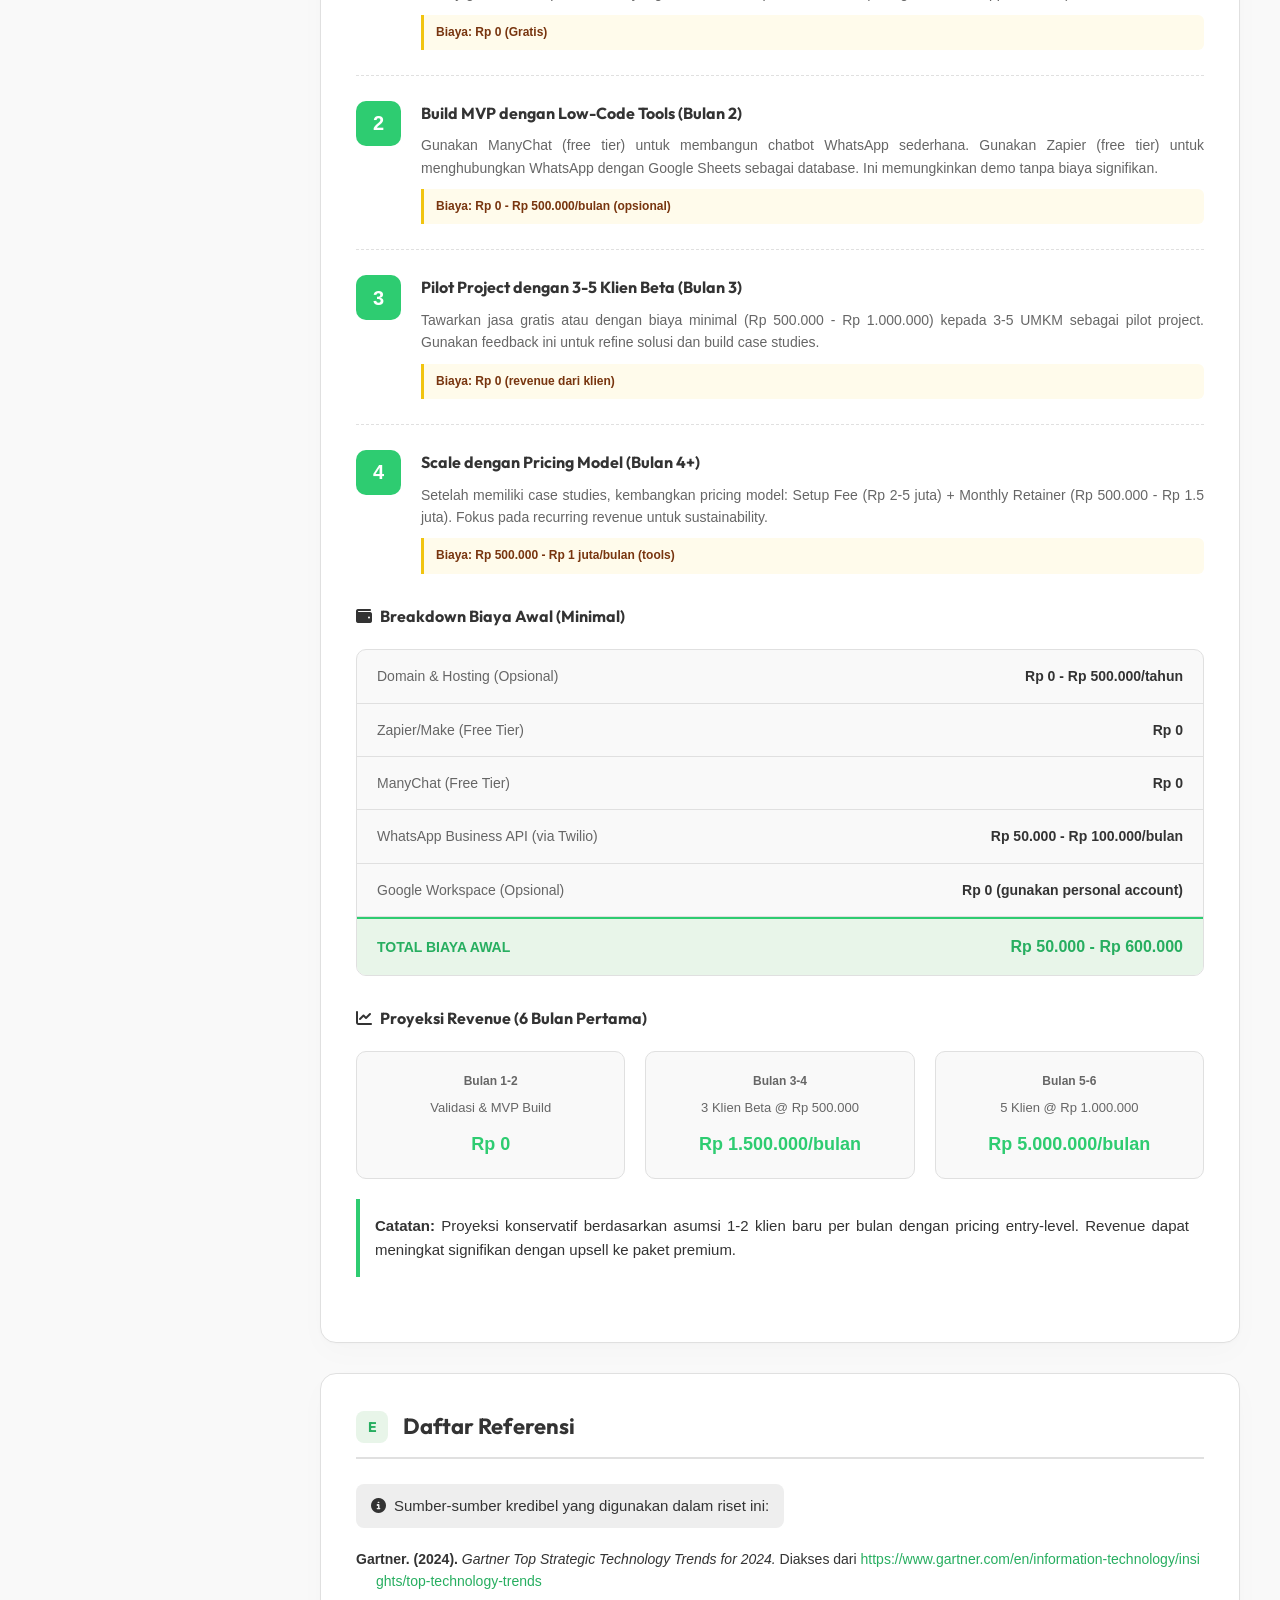
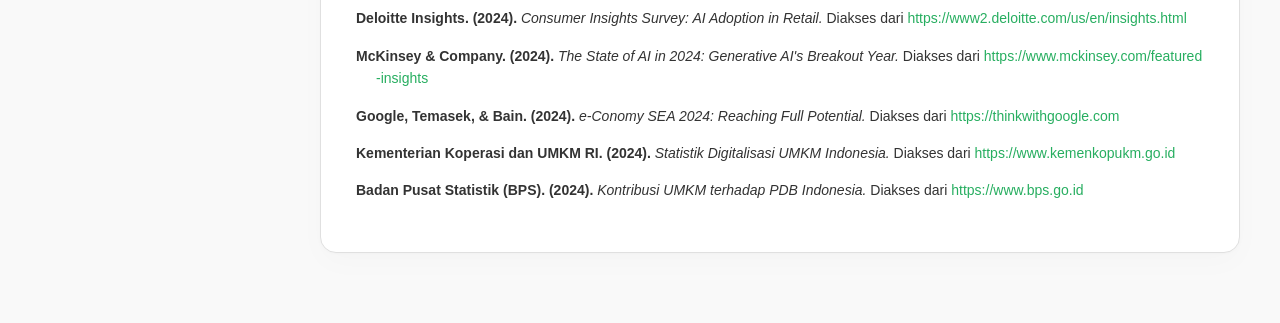
<file: Tugas Mandiri/Tugas Mandiri 15/index.html>
<!DOCTYPE html>
<html lang="id">
<head>
    <meta charset="UTF-8">
    <meta name="viewport" content="width=device-width, initial-scale=1.0">
    <title>Tugas Mandiri 15 - Riset Tren Kewirausahaan Global</title>
    <link rel="stylesheet" href="style.css">
    <link rel="stylesheet" href="https://cdnjs.cloudflare.com/ajax/libs/font-awesome/6.4.0/css/all.min.css">
    <link href="https://fonts.googleapis.com/css2?family=Outfit:wght@300;400;500;600;700;800&family=Inter:wght@300;400;500;600;700&display=swap" rel="stylesheet">
</head>
<body>
    <div class="app-container">
        <!-- Sidebar Navigation -->
        <aside class="sidebar">
            <div class="sidebar-header">
                <a href="../../index.html" class="back-link">
                    <i class="fas fa-arrow-left"></i>
                    <span>Kembali ke BikeHati</span>
                </a>
            </div>
            
            <div class="student-profile">
                <div class="avatar">
                    <i class="fas fa-graduation-cap"></i>
                </div>
                <div class="profile-info">
                    <h4>Zaidan A. Suwondo</h4>
                    <p class="role">41523010209 / AF-10</p>
                    <p class="subject">Kewirausahaan (KWH)</p>
                </div>
            </div>

            <nav class="sidebar-menu">
                <p class="menu-label">Navigasi Laporan</p>
                <ul>
                    <li><a href="#informasi-umum" class="menu-item active"><i class="fas fa-info-circle"></i> Ringkasan Riset</a></li>
                    <li><a href="#tren-global" class="menu-item"><i class="fas fa-globe"></i> A. Ringkasan Tren Global</a></li>
                    <li><a href="#bukti-data" class="menu-item"><i class="fas fa-chart-bar"></i> B. Bukti Data</a></li>
                    <li><a href="#analisis-peluang" class="menu-item"><i class="fas fa-lightbulb"></i> C. Analisis Peluang Bisnis</a></li>
                    <li><a href="#strategi-adaptasi" class="menu-item"><i class="fas fa-cogs"></i> D. Strategi Adaptasi</a></li>
                    <li><a href="#referensi" class="menu-item"><i class="fas fa-quote-right"></i> E. Daftar Referensi</a></li>
                </ul>
            </nav>

            <div class="sidebar-footer">
                <p>Tugas Mandiri 15 &copy; 2026</p>
            </div>
        </aside>

        <!-- Main Content Area -->
        <main class="main-content">
            <!-- Top Bar -->
            <header class="top-bar">
                <div class="breadcrumb">
                    <span>Tugas Mandiri</span>
                    <i class="fas fa-chevron-right"></i>
                    <span class="current">Tugas Mandiri 15</span>
                </div>
                <div class="theme-badge">
                    <i class="fas fa-robot text-green"></i>
                    <span>Topik: AI for Small Business</span>
                </div>
            </header>

            <!-- Document Hero -->
            <section class="doc-hero" id="informasi-umum">
                <div class="doc-hero-badge">TUGAS MANDIRI 15</div>
                <h1 class="doc-title">Riset Tren Kewirausahaan Global: AI for Small Business & Peluang Automasi UMKM</h1>
                <p class="doc-subtitle">Analisis tren global kecerdasan buatan untuk usaha kecil dan identifikasi peluang bisnis agensi konsultan automasi untuk UMKM di Indonesia berdasarkan laporan Gartner, Deloitte, dan McKinsey.</p>
                
                <!-- Quick Meta Cards -->
                <div class="meta-cards-grid">
                    <div class="meta-card">
                        <div class="card-icon">
                            <i class="fas fa-brain"></i>
                        </div>
                        <div class="card-details">
                            <span class="card-label">TREN FOKUS</span>
                            <span class="card-value">AI for Small Business</span>
                        </div>
                    </div>
                    <div class="meta-card">
                        <div class="card-icon">
                            <i class="fas fa-bullseye"></i>
                        </div>
                        <div class="card-details">
                            <span class="card-label">PELUANG BISNIS</span>
                            <span class="card-value">Agensi Automasi UMKM</span>
                        </div>
                    </div>
                    <div class="meta-card">
                        <div class="card-icon">
                            <i class="fas fa-search"></i>
                        </div>
                        <div class="card-details">
                            <span class="card-label">SUMBER Riset</span>
                            <span class="card-value">Gartner, Deloitte, McKinsey</span>
                        </div>
                    </div>
                    <div class="meta-card">
                        <div class="card-icon">
                            <i class="fas fa-map-marker-alt"></i>
                        </div>
                        <div class="card-details">
                            <span class="card-label">KONTEKS LOKAL</span>
                            <span class="card-value">Indonesia</span>
                        </div>
                    </div>
                </div>
            </section>

            <!-- Section A: Ringkasan Tren Global -->
            <section id="tren-global" class="doc-section">
                <div class="section-header">
                    <div class="section-num">A</div>
                    <h2>Ringkasan Tren Global</h2>
                </div>
                
                <div class="section-body">
                    <p>Berdasarkan riset terhadap laporan tren tahunan dari Gartner, Deloitte, dan McKinsey, terdapat satu tren yang mendominasi diskusi global: <strong>Demokratisasi Artificial Intelligence untuk Usaha Kecil</strong>. Tren ini mencerminkan pergeseran paradigma di mana teknologi AI yang sebelumnya hanya dapat diakses oleh perusahaan besar dengan budget raksasa, kini menjadi semakin terjangkau dan mudah diimplementasikan oleh usaha kecil dan menengah (SMEs).</p>

                    <div class="callout-box">
                        <div class="callout-icon">
                            <i class="fas fa-exclamation-triangle"></i>
                        </div>
                        <div class="callout-text">
                            <strong>Mengapa Tren Ini Penting?</strong> Menurut laporan Gartner 2024, lebih dari 70% dari perusahaan SME akan mengadopsi minimal satu solusi AI pada tahun 2026. Tren ini penting karena menciptakan kesempatan bagi wirausaha pemula untuk memanfaatkan teknologi canggih tanpa perlu memiliki tim teknis internal yang mahal.
                        </div>
                    </div>

                    <!-- Trend Cards -->
                    <div class="trend-grid">
                        <div class="trend-card">
                            <div class="trend-icon">
                                <i class="fas fa-magic"></i>
                            </div>
                            <h4>Hyper-automation</h4>
                            <p>Kombinasi multiple machine learning (ML), robotic process automation (RPA), dan AI untuk mengotomatisasi proses bisnis end-to-end. Gartner memprediksi ini akan menjadi top trend hingga 2026.</p>
                        </div>

                        <div class="trend-card">
                            <div class="trend-icon">
                                <i class="fas fa-comments"></i>
                            </div>
                            <h4>Conversational AI</h4>
                            <p>Chatbot dan asisten virtual berbasis AI yang semakin canggih, mampu menangani customer service 24/7 dengan kualitas mendekati manusia. Deloitte melaporkan adopsi meningkat 40% YoY di sektor retail.</p>
                        </div>

                        <div class="trend-card">
                            <div class="trend-icon">
                                <i class="fas fa-code"></i>
                            </div>
                            <h4>Low-Code/No-Code AI</h4>
                            <p>Platform yang memungkinkan non-developer membangun solusi AI tanpa coding. McKinsey memproyeksikan ini akan membuka pasar senilai $50 miliar untuk solusi AI SME-friendly.</p>
                        </div>

                        <div class="trend-card">
                            <div class="trend-icon">
                                <i class="fas fa-chart-line"></i>
                            </div>
                            <h4>Predictive Analytics</h4>
                            <p>AI untuk prediksi stok, demand, dan perilaku konsumen. Memungkinkan UMKM membuat keputusan berbasis data yang sebelumnya hanya dimiliki perusahaan enterprise.</p>
                        </div>
                    </div>

                    <h4>Relevansi dengan Konteks Indonesia</h4>
                    <p>Indonesia memiliki 64+ juta UMKM yang menyumbang 60% PDB nasional. Namun, hanya 15% yang telah melakukan digitalisasi. Tren demokratisasi AI ini menciptakan peluang masif untuk menjembatani gap digital ini melalui solusi yang terjangkau dan mudah diimplementasikan.</p>
                </div>
            </section>

            <!-- Section B: Bukti Data -->
            <section id="bukti-data" class="doc-section">
                <div class="section-header">
                    <div class="section-num">B</div>
                    <h2>Bukti Data</h2>
                </div>

                <div class="section-body">
                    <p>Berikut adalah data dan statistik kunci dari laporan kredibel yang mendukung tren AI for Small Business:</p>

                    <!-- Data Cards -->
                    <div class="data-grid">
                        <div class="data-card">
                            <div class="data-number">70%</div>
                            <div class="data-label">SMEs akan mengadopsi AI minimal satu solusi pada 2026</div>
                            <div class="data-source">Gartner Top Strategic Technology Trends 2024</div>
                        </div>

                        <div class="data-card">
                            <div class="data-number">$50B</div>
                            <div class="data-label">Pasar Low-Code/No-Code AI untuk SMEs diproyeksikan</div>
                            <div class="data-source">McKinsey Global AI Report 2024</div>
                        </div>

                        <div class="data-card">
                            <div class="data-number">40%</div>
                            <div class="data-label">Pertumbuhan adopsi Conversational AI di retail YoY</div>
                            <div class="data-source">Deloitte Consumer Insights Survey 2024</div>
                        </div>

                        <div class="data-card">
                            <div class="data-number">30%</div>
                            <div class="data-label">Pertumbuhan pasar AI di Asia Tenggara diprediksi 2026</div>
                            <div class="data-source">Google-Temasek e-Conomy SEA 2024</div>
                        </div>

                        <div class="data-card">
                            <div class="data-number">15%</div>
                            <div class="data-label">UMKM Indonesia yang telah digitalisasi saat ini</div>
                            <div class="data-source">Kementerian Koperasi & UMKM RI 2024</div>
                        </div>

                        <div class="data-card">
                            <div class="data-number">60%</div>
                            <div class="data-label">Kontribusi UMKM terhadap PDB Indonesia</div>
                            <div class="data-source">BPS Indonesia 2024</div>
                        </div>
                    </div>

                    <!-- Key Insights -->
                    <div class="insights-container">
                        <h4><i class="fas fa-lightbulb"></i> Insight Kunci dari Data</h4>
                        <div class="insight-item">
                            <div class="insight-marker">1</div>
                            <p><strong>Gap Digital yang Masih Besar:</strong> Dengan hanya 15% UMKM yang digitalisasi, ada 85% pasar yang belum terjamah solusi teknologi modern.</p>
                        </div>
                        <div class="insight-item">
                            <div class="insight-marker">2</div>
                            <p><strong>Market yang Terus Bertumbuh:</strong> Proyeksi 30% pertumbuhan pasar AI di Asia Tenggara menunjukkan demand yang kuat dan berkelanjutan.</p>
                        </div>
                        <div class="insight-item">
                            <div class="insight-marker">3</div>
                            <p><strong>Low-Code sebagai Enabler:</strong> Munculnya platform low-code/no-code memungkinkan solusi AI dibangun tanpa tim teknis mahal, membuatnya feasible untuk SMEs.</p>
                        </div>
                    </div>
                </div>
            </section>

            <!-- Section C: Analisis Peluang Bisnis -->
            <section id="analisis-peluang" class="doc-section">
                <div class="section-header">
                    <div class="section-num">C</div>
                    <h2>Analisis Peluang Bisnis</h2>
                </div>

                <div class="section-body">
                    <p>Berdasarkan tren global dan data yang tersedia, peluang bisnis yang saya identifikasi adalah <strong>Agensi Konsultan Automasi untuk UMKM</strong>. Konsep ini menghubungkan teknologi AI yang canggih dengan kebutuhan praktis UMKM yang sering kewalahan mengelola operasional manual.</p>

                    <!-- Opportunity Overview -->
                    <div class="opportunity-overview">
                        <h4><i class="fas fa-rocket"></i> Konsep Peluang Bisnis</h4>
                        <div class="opportunity-card">
                            <h5>Agensi Konsultan Automasi untuk UMKM</h5>
                            <p>Jasa konsultasi dan implementasi solusi automasi berbasis AI yang dirancang khusus untuk UMKM Indonesia. Fokus pada solusi praktis yang dapat diimplementasikan dengan biaya terjangkau dan ROI cepat.</p>
                        </div>
                    </div>

                    <!-- Problem-Solution -->
                    <div class="problem-solution-grid">
                        <div class="ps-column">
                            <h4><i class="fas fa-times-circle"></i> Masalah yang Diselesaikan</h4>
                            <div class="ps-item">
                                <h5>Manajemen Chat Manual</h5>
                                <p>UMKM kewalahan membalas pesan WhatsApp/Instagram secara manual, menyebabkan missed opportunities dan customer experience buruk.</p>
                            </div>
                            <div class="ps-item">
                                <h5>Pengelolaan Stok Manual</h5>
                                <p>Proses inventory tracking dilakukan manual dengan kertas atau Excel, menyebabkan overstock/understock dan kerugian finansial.</p>
                            </div>
                            <div class="ps-item">
                                <h5>Kurangnya Data-Driven Decision</h55>
                                <p>UMKM tidak memiliki insight tentang perilaku pelanggan dan tren penjualan, membuat keputusan bisnis berdasarkan feeling bukan data.</p>
                            </div>
                        </div>

                        <div class="ps-column">
                            <h4><i class="fas fa-check-circle"></i> Solusi yang Ditawarkan</h4>
                            <div class="ps-item success">
                                <h5>AI Chatbot Automasi</h5>
                                <p>Implementasi chatbot berbasis AI (menggunakan ChatGPT API atau platform seperti ManyChat) untuk auto-reply 24/7 dengan personalisasi.</p>
                            </div>
                            <div class="ps-item success">
                                <h5>Smart Inventory System</h5>
                                <p>Sistem manajemen stok otomatis dengan predictive analytics untuk forecast demand dan alert reorder point.</p>
                            </div>
                            <div class="ps-item success">
                                <h5>Dashboard Analytics</h5>
                                <p>Dashboard visual yang menampilkan KPI penting (sales, customer retention, popular products) untuk decision-making berbasis data.</p>
                            </div>
                        </div>
                    </div>

                    <!-- Target Market -->
                    <div class="target-market">
                        <h4><i class="fas fa-users"></i> Target Pasar</h4>
                        <div class="market-segments">
                            <div class="market-card">
                                <div class="market-icon">
                                    <i class="fas fa-store"></i>
                                </div>
                                <h5>UMKM F&B (Cafe, Restoran)</h5>
                                <p>Membutuhkan automasi untuk order management, inventory bahan baku, dan customer engagement.</p>
                            </div>
                            <div class="market-card">
                                <div class="market-icon">
                                    <i class="fas fa-tshirt"></i>
                                </div>
                                <h5>Fashion & Retail Online</h5>
                                <p>Membutuhkan chatbot untuk customer service dan analytics untuk trend produk.</p>
                            </div>
                            <div class="market-card">
                                <div class="market-icon">
                                    <i class="fas fa-spa"></i>
                                </div>
                                <h5>Jasa & Services (Salon, Klinik)</h5>
                                <p>Membutuhkan booking system otomatis dan reminder system untuk appointment.</p>
                            </div>
                        </div>
                    </div>

                    <!-- Technology Stack -->
                    <div class="tech-stack">
                        <h4><i class="fas fa-microchip"></i> Teknologi Digital Kunci</h4>
                        <div class="tech-items">
                            <div class="tech-item">
                                <div class="tech-name">ChatGPT API / OpenAI</div>
                                <div class="tech-desc">Untuk conversational AI yang cerdas dan natural dalam bahasa Indonesia</div>
                            </div>
                            <div class="tech-item">
                                <div class="tech-name">Zapier / Make (Integromat)</div>
                                <div class="tech-desc">Platform low-code untuk menghubungkan berbagai aplikasi tanpa coding</div>
                            </div>
                            <div class="tech-item">
                                <div class="tech-name">WhatsApp Business API</div>
                                <div class="tech-desc">Untuk integrasi chatbot dengan platform yang paling digunakan di Indonesia</div>
                            </div>
                            <div class="tech-item">
                                <div class="tech-name">Google Sheets + Apps Script</div>
                                <div class="tech-desc">Untuk inventory management sederhana dengan biaya minimal</div>
                            </div>
                        </div>
                    </div>
                </div>
            </section>

            <!-- Section D: Strategi Adaptasi -->
            <section id="strategi-adaptasi" class="doc-section">
                <div class="section-header">
                    <div class="section-num">D</div>
                    <h2>Strategi Adaptasi</h2>
                </div>

                <div class="section-body">
                    <p>Bagaimana cara memulai usaha Agensi Automasi UMKM dengan modal minimal menggunakan alat-alat digital yang ada saat ini:</p>

                    <!-- Implementation Steps -->
                    <div class="steps-container">
                        <h4><i class="fas fa-list-ol"></i> Langkah-Langkah Implementasi</h4>
                        
                        <div class="step-item">
                            <div class="step-number">1</div>
                            <div class="step-content">
                                <h5>Validasi & Market Research (Bulan 1)</h5>
                                <p>Survey 20-30 UMKM lokal untuk memahami pain points mereka terkait operasional manual. Gunakan Google Forms untuk survey gratis. Fokus pada UMKM yang sudah memiliki presence online (Instagram, WhatsApp Business).</p>
                                <div class="step-cost">Biaya: Rp 0 (Gratis)</div>
                            </div>
                        </div>

                        <div class="step-item">
                            <div class="step-number">2</div>
                            <div class="step-content">
                                <h5>Build MVP dengan Low-Code Tools (Bulan 2)</h5>
                                <p>Gunakan ManyChat (free tier) untuk membangun chatbot WhatsApp sederhana. Gunakan Zapier (free tier) untuk menghubungkan WhatsApp dengan Google Sheets sebagai database. Ini memungkinkan demo tanpa biaya signifikan.</p>
                                <div class="step-cost">Biaya: Rp 0 - Rp 500.000/bulan (opsional)</div>
                            </div>
                        </div>

                        <div class="step-item">
                            <div class="step-number">3</div>
                            <div class="step-content">
                                <h5>Pilot Project dengan 3-5 Klien Beta (Bulan 3)</h5>
                                <p>Tawarkan jasa gratis atau dengan biaya minimal (Rp 500.000 - Rp 1.000.000) kepada 3-5 UMKM sebagai pilot project. Gunakan feedback ini untuk refine solusi dan build case studies.</p>
                                <div class="step-cost">Biaya: Rp 0 (revenue dari klien)</div>
                            </div>
                        </div>

                        <div class="step-item">
                            <div class="step-number">4</div>
                            <div class="step-content">
                                <h5>Scale dengan Pricing Model (Bulan 4+)</h5>
                                <p>Setelah memiliki case studies, kembangkan pricing model: Setup Fee (Rp 2-5 juta) + Monthly Retainer (Rp 500.000 - Rp 1.5 juta). Fokus pada recurring revenue untuk sustainability.</p>
                                <div class="step-cost">Biaya: Rp 500.000 - Rp 1 juta/bulan (tools)</div>
                            </div>
                        </div>
                    </div>

                    <!-- Cost Breakdown -->
                    <div class="cost-breakdown">
                        <h4><i class="fas fa-wallet"></i> Breakdown Biaya Awal (Minimal)</h4>
                        <div class="cost-table">
                            <div class="cost-row">
                                <span class="cost-item">Domain & Hosting (Opsional)</span>
                                <span class="cost-value">Rp 0 - Rp 500.000/tahun</span>
                            </div>
                            <div class="cost-row">
                                <span class="cost-item">Zapier/Make (Free Tier)</span>
                                <span class="cost-value">Rp 0</span>
                            </div>
                            <div class="cost-row">
                                <span class="cost-item">ManyChat (Free Tier)</span>
                                <span class="cost-value">Rp 0</span>
                            </div>
                            <div class="cost-row">
                                <span class="cost-item">WhatsApp Business API (via Twilio)</span>
                                <span class="cost-value">Rp 50.000 - Rp 100.000/bulan</span>
                            </div>
                            <div class="cost-row">
                                <span class="cost-item">Google Workspace (Opsional)</span>
                                <span class="cost-value">Rp 0 (gunakan personal account)</span>
                            </div>
                            <div class="cost-row total">
                                <span class="cost-item">TOTAL BIAYA AWAL</span>
                                <span class="cost-value">Rp 50.000 - Rp 600.000</span>
                            </div>
                        </div>
                    </div>

                    <!-- Revenue Projection -->
                    <div class="revenue-projection">
                        <h4><i class="fas fa-chart-line"></i> Proyeksi Revenue (6 Bulan Pertama)</h4>
                        <div class="projection-grid">
                            <div class="projection-item">
                                <div class="proj-month">Bulan 1-2</div>
                                <div class="proj-desc">Validasi & MVP Build</div>
                                <div class="proj-revenue">Rp 0</div>
                            </div>
                            <div class="projection-item">
                                <div class="proj-month">Bulan 3-4</div>
                                <div class="proj-desc">3 Klien Beta @ Rp 500.000</div>
                                <div class="proj-revenue">Rp 1.500.000/bulan</div>
                            </div>
                            <div class="projection-item">
                                <div class="proj-month">Bulan 5-6</div>
                                <div class="proj-desc">5 Klien @ Rp 1.000.000</div>
                                <div class="proj-revenue">Rp 5.000.000/bulan</div>
                            </div>
                        </div>
                        <p class="projection-note"><strong>Catatan:</strong> Proyeksi konservatif berdasarkan asumsi 1-2 klien baru per bulan dengan pricing entry-level. Revenue dapat meningkat signifikan dengan upsell ke paket premium.</p>
                    </div>
                </div>
            </section>

            <!-- Section E: Daftar Referensi -->
            <section id="referensi" class="doc-section">
                <div class="section-header">
                    <div class="section-num">E</div>
                    <h2>Daftar Referensi</h2>
                </div>

                <div class="section-body">
                    <p class="pustaka-note"><i class="fas fa-info-circle"></i> Sumber-sumber kredibel yang digunakan dalam riset ini:</p>
                    
                    <ul class="pustaka-list">
                        <li>
                            <strong>Gartner. (2024).</strong> <em>Gartner Top Strategic Technology Trends for 2024.</em> Diakses dari <a href="https://www.gartner.com/en/information-technology/insights/top-technology-trends" target="_blank">https://www.gartner.com/en/information-technology/insights/top-technology-trends</a>
                        </li>
                        <li>
                            <strong>Deloitte Insights. (2024).</strong> <em>Consumer Insights Survey: AI Adoption in Retail.</em> Diakses dari <a href="https://www2.deloitte.com/us/en/insights.html" target="_blank">https://www2.deloitte.com/us/en/insights.html</a>
                        </li>
                        <li>
                            <strong>McKinsey & Company. (2024).</strong> <em>The State of AI in 2024: Generative AI's Breakout Year.</em> Diakses dari <a href="https://www.mckinsey.com/featured-insights" target="_blank">https://www.mckinsey.com/featured-insights</a>
                        </li>
                        <li>
                            <strong>Google, Temasek, & Bain. (2024).</strong> <em>e-Conomy SEA 2024: Reaching Full Potential.</em> Diakses dari <a href="https://thinkwithgoogle.com" target="_blank">https://thinkwithgoogle.com</a>
                        </li>
                        <li>
                            <strong>Kementerian Koperasi dan UMKM RI. (2024).</strong> <em>Statistik Digitalisasi UMKM Indonesia.</em> Diakses dari <a href="https://www.kemenkopukm.go.id" target="_blank">https://www.kemenkopukm.go.id</a>
                        </li>
                        <li>
                            <strong>Badan Pusat Statistik (BPS). (2024).</strong> <em>Kontribusi UMKM terhadap PDB Indonesia.</em> Diakses dari <a href="https://www.bps.go.id" target="_blank">https://www.bps.go.id</a>
                        </li>
                    </ul>
                </div>
            </section>
        </main>
    </div>

    <!-- Interactive Script -->
    <script>
        // Robust scrollspy to highlight active sidebar menu item
        window.addEventListener('DOMContentLoaded', () => {
            const sections = document.querySelectorAll('section[id]');
            const navLinks = document.querySelectorAll('.sidebar-menu a');

            function changeActiveLink() {
                let index = sections.length;

                // Check if we are scrolled to the bottom of the page
                if (window.innerHeight + window.scrollY >= document.documentElement.scrollHeight - 50) {
                    navLinks.forEach((link) => link.classList.remove('active'));
                    const lastLink = document.querySelector('.sidebar-menu a[href="#referensi"]');
                    if (lastLink) lastLink.classList.add('active');
                    return;
                }

                while(--index && window.scrollY + 180 < sections[index].offsetTop) {}
                
                navLinks.forEach((link) => link.classList.remove('active'));
                const activeId = sections[index].getAttribute('id');
                const activeItem = document.querySelector(`.sidebar-menu a[href="#${activeId}"]`);
                if (activeItem) {
                    activeItem.classList.add('active');
                }
            }

            changeActiveLink();
            window.addEventListener('scroll', changeActiveLink);
        });
    </script>
</body>
</html>
</file>
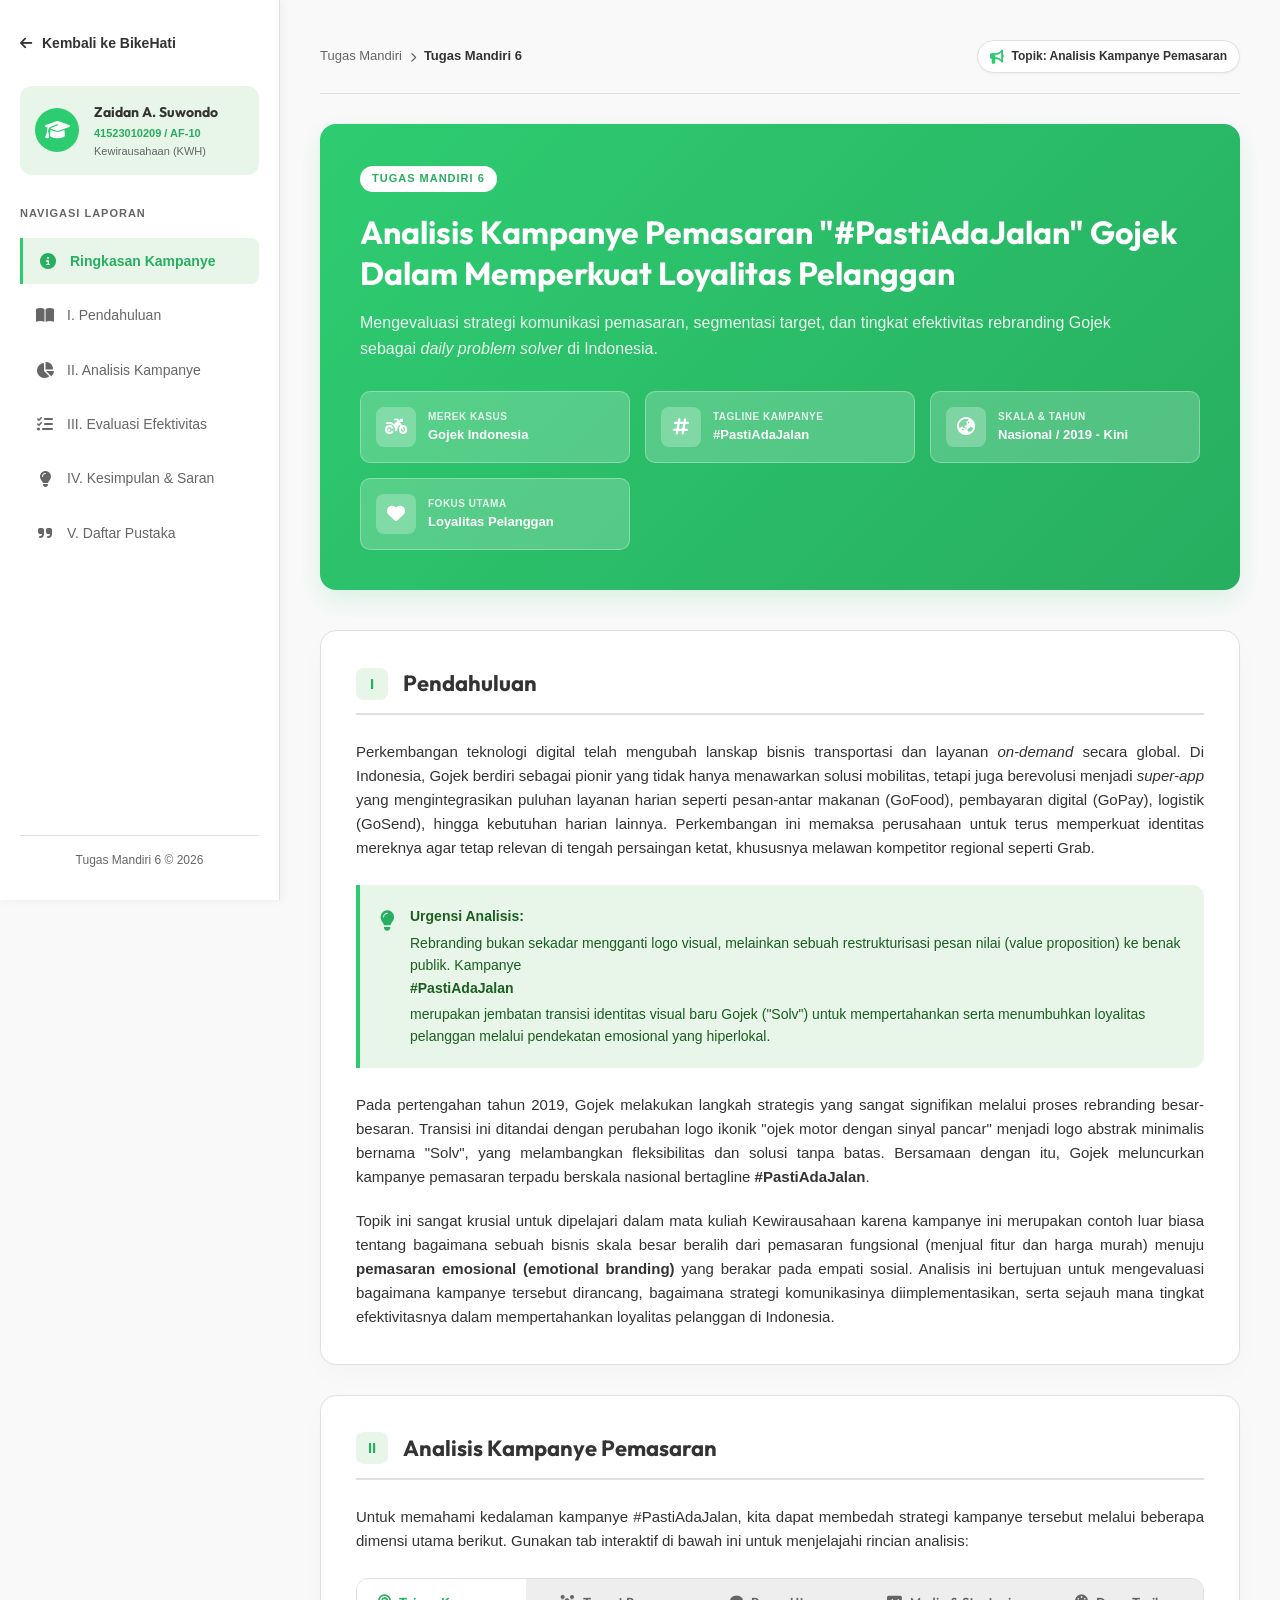
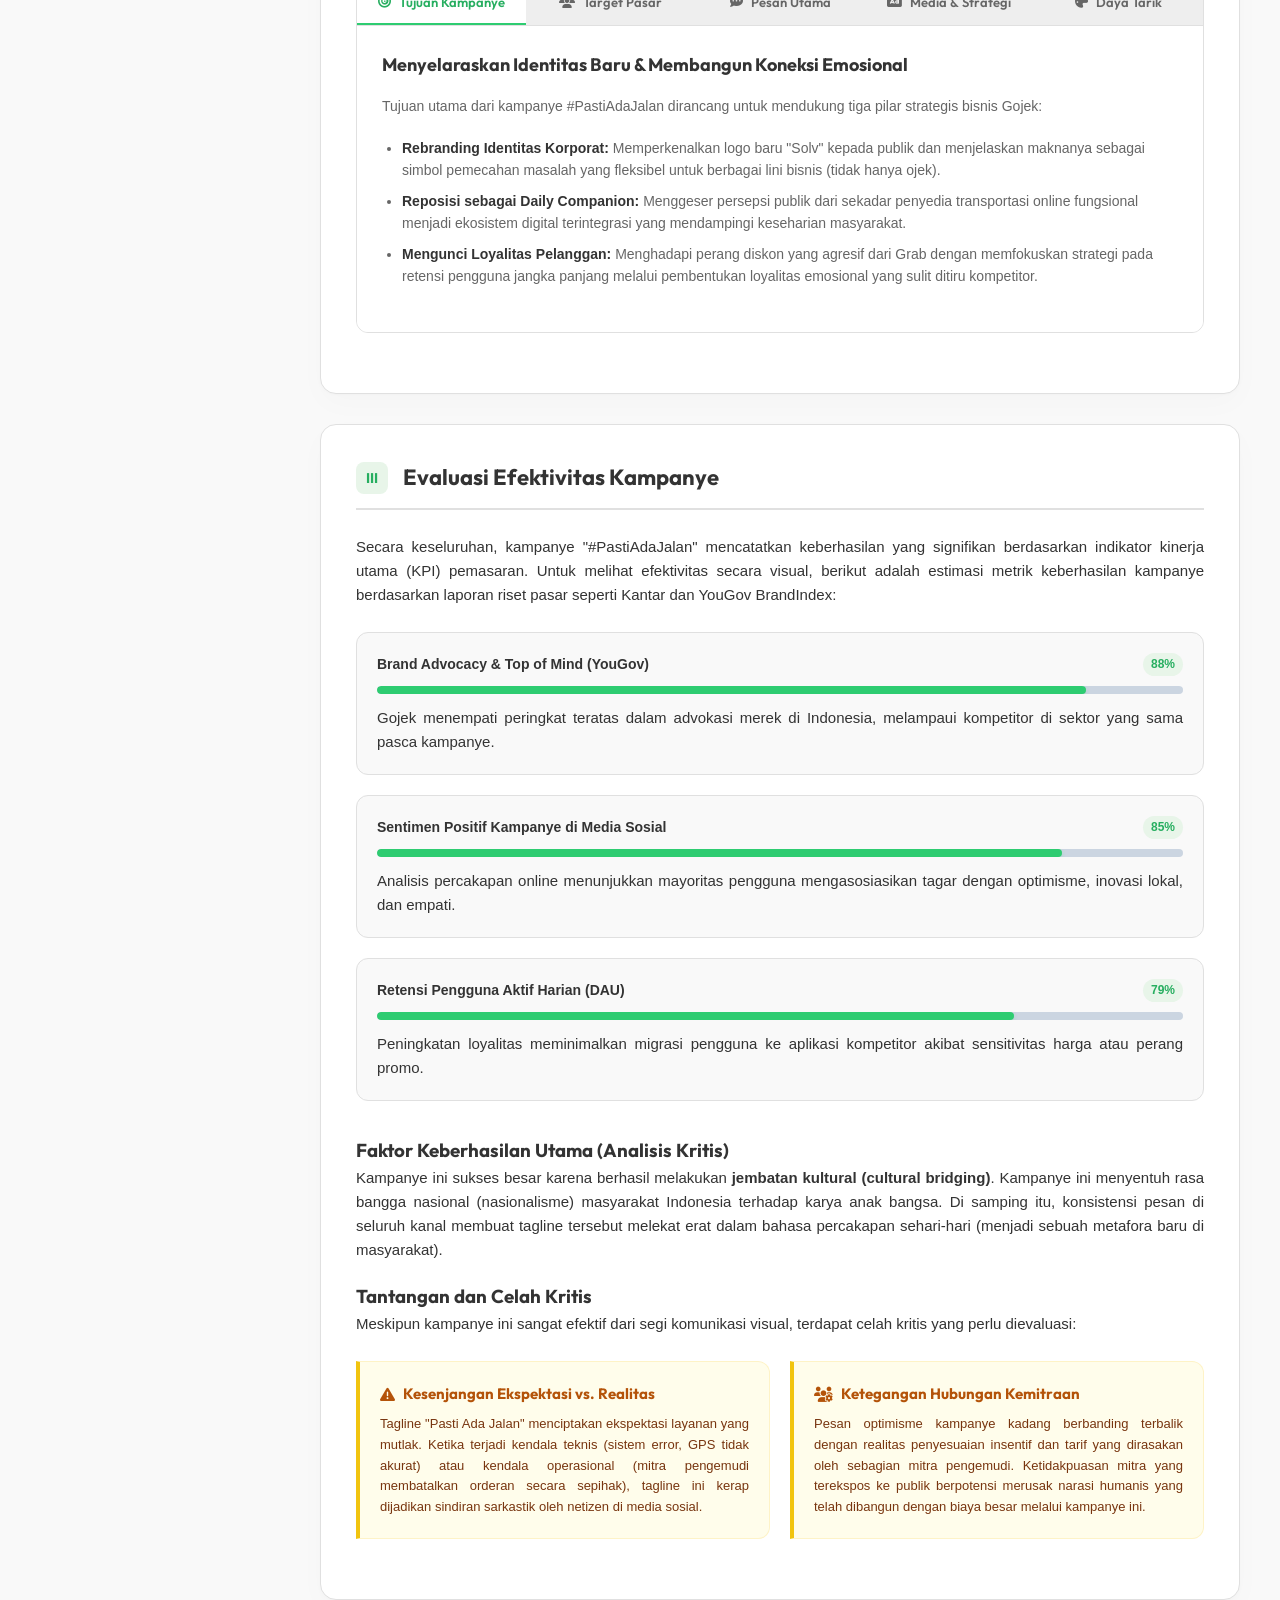
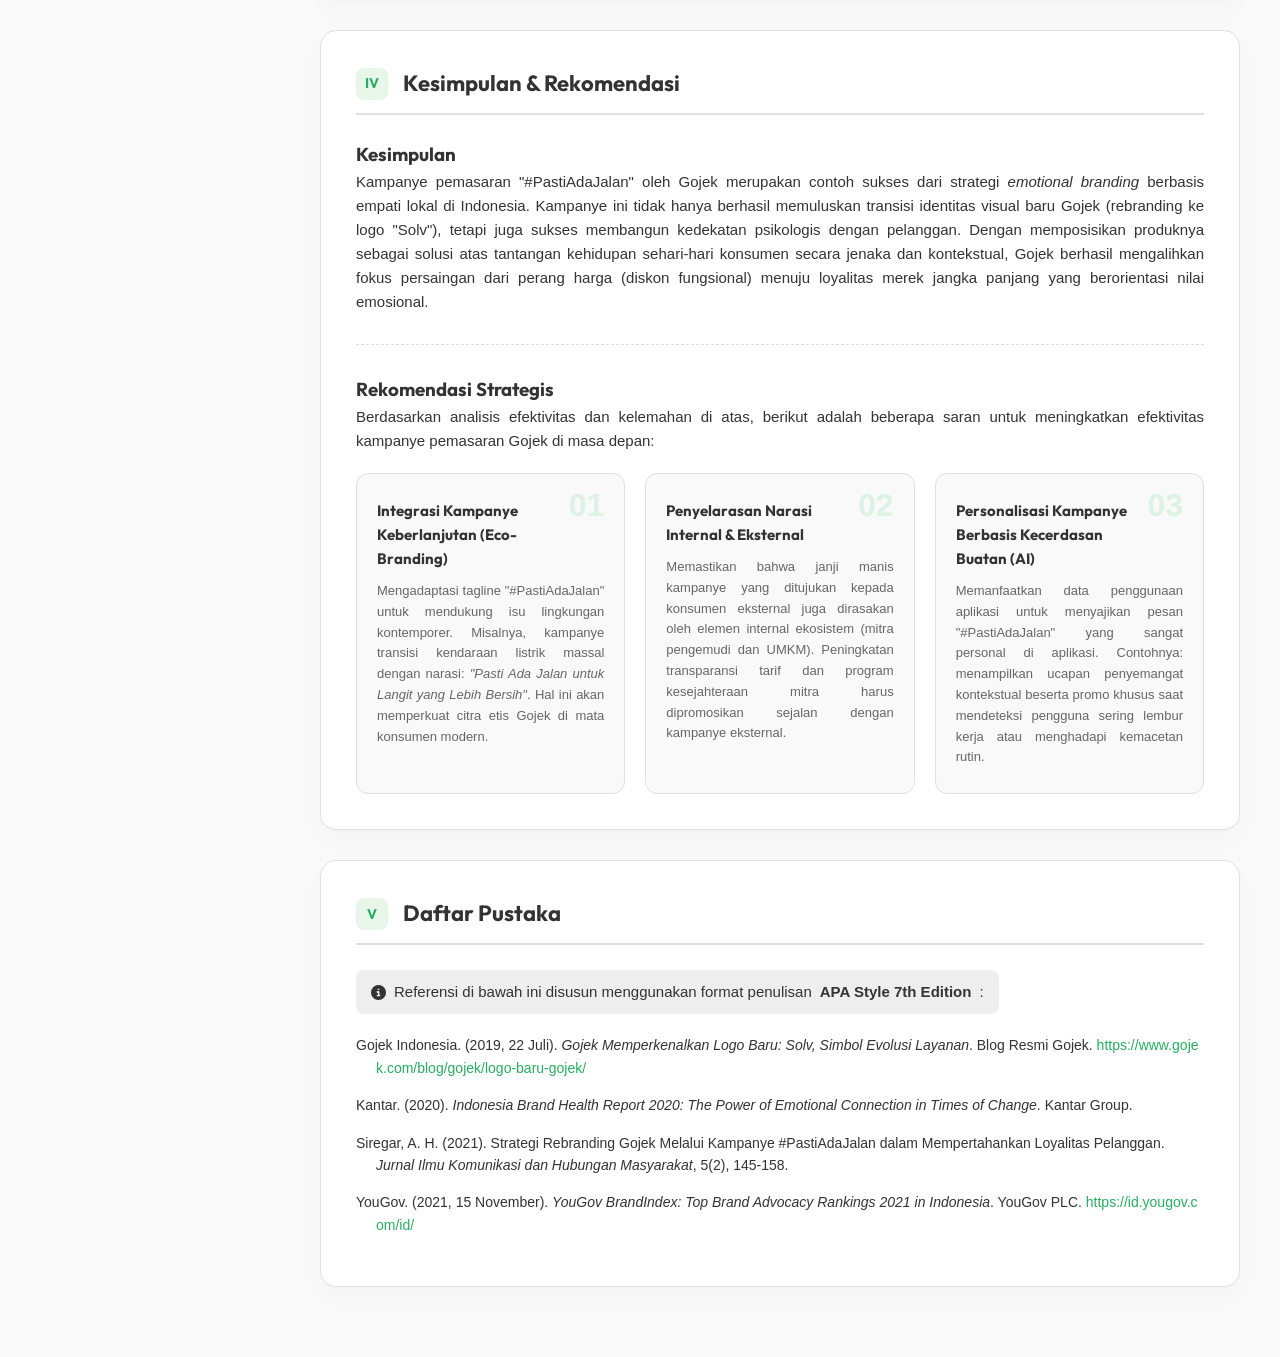
<file: Tugas Mandiri/Tugas Mandiri 6/index.html>
<!DOCTYPE html>
<html lang="id">
<head>
    <meta charset="UTF-8">
    <meta name="viewport" content="width=device-width, initial-scale=1.0">
    <title>Tugas Mandiri 6 - Analisis Kampanye Pemasaran Gojek</title>
    <link rel="stylesheet" href="style.css">
    <link rel="stylesheet" href="https://cdnjs.cloudflare.com/ajax/libs/font-awesome/6.4.0/css/all.min.css">
    <link href="https://fonts.googleapis.com/css2?family=Outfit:wght@300;400;500;600;700;800&family=Inter:wght@300;400;500;600;700&display=swap" rel="stylesheet">
</head>
<body>
    <div class="app-container">
        <!-- Sidebar Navigation -->
        <aside class="sidebar">
            <div class="sidebar-header">
                <a href="../../index.html" class="back-link">
                    <i class="fas fa-arrow-left"></i>
                    <span>Kembali ke BikeHati</span>
                </a>
            </div>
            
            <div class="student-profile">
                <div class="avatar">
                    <i class="fas fa-graduation-cap"></i>
                </div>
                <div class="profile-info">
                    <h4>Zaidan A. Suwondo</h4>
                    <p class="role">41523010209 / AF-10</p>
                    <p class="subject">Kewirausahaan (KWH)</p>
                </div>
            </div>

            <nav class="sidebar-menu">
                <p class="menu-label">Navigasi Laporan</p>
                <ul>
                    <li><a href="#informasi-umum" class="menu-item active"><i class="fas fa-info-circle"></i> Ringkasan Kampanye</a></li>
                    <li><a href="#pendahuluan" class="menu-item"><i class="fas fa-book-open"></i> I. Pendahuluan</a></li>
                    <li><a href="#analisis-kampanye" class="menu-item"><i class="fas fa-chart-pie"></i> II. Analisis Kampanye</a></li>
                    <li><a href="#evaluasi-efektivitas" class="menu-item"><i class="fas fa-tasks"></i> III. Evaluasi Efektivitas</a></li>
                    <li><a href="#kesimpulan-rekomendasi" class="menu-item"><i class="fas fa-lightbulb"></i> IV. Kesimpulan & Saran</a></li>
                    <li><a href="#daftar-pustaka" class="menu-item"><i class="fas fa-quote-right"></i> V. Daftar Pustaka</a></li>
                </ul>
            </nav>

            <div class="sidebar-footer">
                <p>Tugas Mandiri 6 &copy; 2026</p>
            </div>
        </aside>

        <!-- Main Content Area -->
        <main class="main-content">
            <!-- Top Bar -->
            <header class="top-bar">
                <div class="breadcrumb">
                    <span>Tugas Mandiri</span>
                    <i class="fas fa-chevron-right"></i>
                    <span class="current">Tugas Mandiri 6</span>
                </div>
                <div class="theme-badge">
                    <i class="fas fa-bullhorn text-green"></i>
                    <span>Topik: Analisis Kampanye Pemasaran</span>
                </div>
            </header>

            <!-- Document Hero -->
            <section class="doc-hero" id="informasi-umum">
                <div class="doc-hero-badge">TUGAS MANDIRI 6</div>
                <h1 class="doc-title">Analisis Kampanye Pemasaran "#PastiAdaJalan" Gojek Dalam Memperkuat Loyalitas Pelanggan</h1>
                <p class="doc-subtitle">Mengevaluasi strategi komunikasi pemasaran, segmentasi target, dan tingkat efektivitas rebranding Gojek sebagai <em>daily problem solver</em> di Indonesia.</p>
                
                <!-- Quick Meta Cards -->
                <div class="meta-cards-grid">
                    <div class="meta-card">
                        <div class="card-icon icon-gojek">
                            <i class="fas fa-motorcycle"></i>
                        </div>
                        <div class="card-details">
                            <span class="card-label">MEREK KASUS</span>
                            <span class="card-value">Gojek Indonesia</span>
                        </div>
                    </div>
                    <div class="meta-card">
                        <div class="card-icon icon-tagline">
                            <i class="fas fa-hashtag"></i>
                        </div>
                        <div class="card-details">
                            <span class="card-label">TAGLINE KAMPANYE</span>
                            <span class="card-value">#PastiAdaJalan</span>
                        </div>
                    </div>
                    <div class="meta-card">
                        <div class="card-icon icon-scale">
                            <i class="fas fa-globe-asia"></i>
                        </div>
                        <div class="card-details">
                            <span class="card-label">SKALA & TAHUN</span>
                            <span class="card-value">Nasional / 2019 - Kini</span>
                        </div>
                    </div>
                    <div class="meta-card">
                        <div class="card-icon icon-focus">
                            <i class="fas fa-heart"></i>
                        </div>
                        <div class="card-details">
                            <span class="card-label">FOKUS UTAMA</span>
                            <span class="card-value">Loyalitas Pelanggan</span>
                        </div>
                    </div>
                </div>
            </section>

            <!-- Section 1: Pendahuluan -->
            <section id="pendahuluan" class="doc-section">
                <div class="section-header">
                    <div class="section-num">I</div>
                    <h2>Pendahuluan</h2>
                </div>
                
                <div class="section-body">
                    <p>Perkembangan teknologi digital telah mengubah lanskap bisnis transportasi dan layanan <em>on-demand</em> secara global. Di Indonesia, Gojek berdiri sebagai pionir yang tidak hanya menawarkan solusi mobilitas, tetapi juga berevolusi menjadi <em>super-app</em> yang mengintegrasikan puluhan layanan harian seperti pesan-antar makanan (GoFood), pembayaran digital (GoPay), logistik (GoSend), hingga kebutuhan harian lainnya. Perkembangan ini memaksa perusahaan untuk terus memperkuat identitas mereknya agar tetap relevan di tengah persaingan ketat, khususnya melawan kompetitor regional seperti Grab.</p>
 
                    <div class="callout-box">
                        <div class="callout-icon">
                            <i class="fas fa-lightbulb"></i>
                        </div>
                        <div class="callout-text">
                            <strong>Urgensi Analisis:</strong> Rebranding bukan sekadar mengganti logo visual, melainkan sebuah restrukturisasi pesan nilai (value proposition) ke benak publik. Kampanye <strong>#PastiAdaJalan</strong> merupakan jembatan transisi identitas visual baru Gojek ("Solv") untuk mempertahankan serta menumbuhkan loyalitas pelanggan melalui pendekatan emosional yang hiperlokal.
                        </div>
                    </div>
 
                    <p>Pada pertengahan tahun 2019, Gojek melakukan langkah strategis yang sangat signifikan melalui proses rebranding besar-besaran. Transisi ini ditandai dengan perubahan logo ikonik "ojek motor dengan sinyal pancar" menjadi logo abstrak minimalis bernama "Solv", yang melambangkan fleksibilitas dan solusi tanpa batas. Bersamaan dengan itu, Gojek meluncurkan kampanye pemasaran terpadu berskala nasional bertagline <strong>#PastiAdaJalan</strong>.</p>
                     
                    <p>Topik ini sangat krusial untuk dipelajari dalam mata kuliah Kewirausahaan karena kampanye ini merupakan contoh luar biasa tentang bagaimana sebuah bisnis skala besar beralih dari pemasaran fungsional (menjual fitur dan harga murah) menuju <strong>pemasaran emosional (emotional branding)</strong> yang berakar pada empati sosial. Analisis ini bertujuan untuk mengevaluasi bagaimana kampanye tersebut dirancang, bagaimana strategi komunikasinya diimplementasikan, serta sejauh mana tingkat efektivitasnya dalam mempertahankan loyalitas pelanggan di Indonesia.</p>
                </div>
            </section>
 
            <!-- Section 2: Analisis Kampanye Pemasaran -->
            <section id="analisis-kampanye" class="doc-section">
                <div class="section-header">
                    <div class="section-num">II</div>
                    <h2>Analisis Kampanye Pemasaran</h2>
                </div>

                <div class="section-body">
                    <p>Untuk memahami kedalaman kampanye #PastiAdaJalan, kita dapat membedah strategi kampanye tersebut melalui beberapa dimensi utama berikut. Gunakan tab interaktif di bawah ini untuk menjelajahi rincian analisis:</p>

                    <!-- Interactive Tabs -->
                    <div class="interactive-tabs-container">
                        <div class="tab-headers">
                            <button class="tab-btn active" onclick="switchTab(event, 'tujuan')">
                                <i class="fas fa-bullseye"></i> Tujuan Kampanye
                            </button>
                            <button class="tab-btn" onclick="switchTab(event, 'target')">
                                <i class="fas fa-users"></i> Target Pasar
                            </button>
                            <button class="tab-btn" onclick="switchTab(event, 'pesan')">
                                <i class="fas fa-comment-dots"></i> Pesan Utama
                            </button>
                            <button class="tab-btn" onclick="switchTab(event, 'media')">
                                <i class="fas fa-ad"></i> Media & Strategi
                            </button>
                            <button class="tab-btn" onclick="switchTab(event, 'kreativitas')">
                                <i class="fas fa-palette"></i> Daya Tarik
                            </button>
                        </div>

                        <div class="tab-contents">
                            <!-- Tab 1: Tujuan -->
                            <div id="tujuan" class="tab-pane active">
                                <h3>Menyelaraskan Identitas Baru & Membangun Koneksi Emosional</h3>
                                <p>Tujuan utama dari kampanye #PastiAdaJalan dirancang untuk mendukung tiga pilar strategis bisnis Gojek:</p>
                                <ul class="list-styled">
                                    <li><strong>Rebranding Identitas Korporat:</strong> Memperkenalkan logo baru "Solv" kepada publik dan menjelaskan maknanya sebagai simbol pemecahan masalah yang fleksibel untuk berbagai lini bisnis (tidak hanya ojek).</li>
                                    <li><strong>Reposisi sebagai Daily Companion:</strong> Menggeser persepsi publik dari sekadar penyedia transportasi online fungsional menjadi ekosistem digital terintegrasi yang mendampingi keseharian masyarakat.</li>
                                    <li><strong>Mengunci Loyalitas Pelanggan:</strong> Menghadapi perang diskon yang agresif dari Grab dengan memfokuskan strategi pada retensi pengguna jangka panjang melalui pembentukan loyalitas emosional yang sulit ditiru kompetitor.</li>
                                </ul>
                            </div>

                            <!-- Tab 2: Target -->
                            <div id="target" class="tab-pane">
                                <h3>Segmentasi Pelanggan Urban yang Dinamis</h3>
                                <p>Kampanye ini membidik demografi yang sangat luas di Indonesia namun dengan fokus psikografis yang seragam:</p>
                                <ul class="list-styled">
                                    <li><strong>Pekerja Kantoran & Komuter (Urbanites):</strong> Masyarakat perkotaan dengan mobilitas tinggi yang kerap menghadapi stres harian (kemacetan, keterbatasan waktu, tekanan pekerjaan).</li>
                                    <li><strong>Mahasiswa & Pelajar (Gen Z & Millennials):</strong> Generasi digital-native yang menyukai kepraktisan dan sangat aktif bersosial media serta mengonsumsi layanan digital.</li>
                                    <li><strong>Ibu Rumah Tangga:</strong> Pengguna layanan logistik belanja, pesan makanan, dan pembersihan rumah tangga yang membutuhkan efisiensi.</li>
                                    <li><strong>Mitra Pengemudi & UMKM (Merchants):</strong> Sisi supply ekosistem Gojek yang membutuhkan kepastian pendapatan, digitalisasi bisnis, dan rasa dihargai sebagai mitra pertumbuhan.</li>
                                </ul>
                            </div>

                            <!-- Tab 3: Pesan -->
                            <div id="pesan" class="tab-pane">
                                <h3>Optimisme dan Resiliensi Khas Indonesia</h3>
                                <p>Narasi utama <strong>#PastiAdaJalan</strong> menyuarakan optimisme mendalam. Pesan ini diterjemahkan ke dalam beberapa poin penting:</p>
                                <div class="quote-container">
                                    <p>"Pesan ini mengangkat karakteristik psikologis sosial masyarakat Indonesia yang dikenal ulet, kreatif dalam menghadapi keterbatasan, dan terbiasa dengan filosofi 'banyak jalan menuju Roma'."</p>
                                </div>
                                <p>Gojek memposisikan diri bukan sebagai pahlawan utama, melainkan sebagai <strong>alat pendukung (enabler)</strong> yang membantu konsumen menemukan jalan keluar atas setiap permasalahan sehari-hari mereka. Pesan ini sangat humanis dan membangun empati langsung.</p>
                            </div>

                            <!-- Tab 4: Media -->
                            <div id="media" class="tab-pane">
                                <h3>Penerapan Integrated Marketing Communication (IMC)</h3>
                                <p>Gojek memadukan berbagai kanal media secara terintegrasi untuk menyebarluaskan pesan kampanye:</p>
                                <ul class="list-styled">
                                    <li><strong>Out-of-Home (OOH) Kontekstual:</strong> Penempatan baliho raksasa di titik kemacetan parah di Jakarta (seperti Kuningan dan Semanggi) dengan tulisan humoris-lokal (misal: <em>"Lagi mikir alasan telat ke kantor? #PastiAdaJalan pake GoRide"</em>).</li>
                                    <li><strong>Video Campaign Naratif:</strong> Peluncuran serial iklan YouTube berdurasi panjang dengan alur cerita dramatis-komedi yang menyentuh hati dan sangat berpotensi viral.</li>
                                    <li><strong>Media Sosial Interaktif:</strong> Kampanye tagar interaktif di Instagram dan Twitter yang mengajak netizen menceritakan kisah perjuangan unik mereka mencari jalan keluar dari masalah.</li>
                                    <li><strong>Kemitraan KOL (Key Opinion Leaders):</strong> Berkolaborasi dengan influencer lokal dari berbagai tingkat pengikut yang menceritakan bagaimana Gojek membantu produktivitas harian mereka.</li>
                                </ul>
                            </div>

                            <!-- Tab 5: Kreativitas -->
                            <div id="kreativitas" class="tab-pane">
                                <h3>Pendekatan Hyper-Local Storytelling & Humor Ironis</h3>
                                <p>Nilai kreativitas yang membedakan kampanye Gojek dari kompetitornya meliputi:</p>
                                <ul class="list-styled">
                                    <li><strong>Ketajaman Humor Lokal (Lokalitas):</strong> Penggunaan bahasa slang, situasi komedi khas komuter Jakarta, dan kebiasaan-kebiasaan unik masyarakat Indonesia yang tidak mungkin diadopsi secara akurat oleh perusahaan multinasional asing.</li>
                                    <li><strong>Emotional over Transactional:</strong> Ketika kompetitor fokus memajang besaran diskon pada materi iklan, Gojek justru memajang cerita emosional manusiawi (misal kisah perjuangan driver atau UMKM), menciptakan perbedaan identitas yang berkelas.</li>
                                </ul>
                            </div>
                        </div>
                    </div>
                </div>
            </section>

            <!-- Section 3: Evaluasi Efektivitas Kampanye -->
            <section id="evaluasi-efektivitas" class="doc-section">
                <div class="section-header">
                    <div class="section-num">III</div>
                    <h2>Evaluasi Efektivitas Kampanye</h2>
                </div>

                <div class="section-body">
                    <p>Secara keseluruhan, kampanye "#PastiAdaJalan" mencatatkan keberhasilan yang signifikan berdasarkan indikator kinerja utama (KPI) pemasaran. Untuk melihat efektivitas secara visual, berikut adalah estimasi metrik keberhasilan kampanye berdasarkan laporan riset pasar seperti Kantar dan YouGov BrandIndex:</p>

                    <!-- KPI Progress Bars -->
                    <div class="kpi-container">
                        <div class="kpi-bar-group">
                            <div class="kpi-info">
                                <span class="kpi-name">Brand Advocacy & Top of Mind (YouGov)</span>
                                <span class="kpi-value">88%</span>
                            </div>
                            <div class="progress-track">
                                <div class="progress-bar" style="width: 88%;"></div>
                            </div>
                            <p class="kpi-desc">Gojek menempati peringkat teratas dalam advokasi merek di Indonesia, melampaui kompetitor di sektor yang sama pasca kampanye.</p>
                        </div>

                        <div class="kpi-bar-group">
                            <div class="kpi-info">
                                <span class="kpi-name">Sentimen Positif Kampanye di Media Sosial</span>
                                <span class="kpi-value">85%</span>
                            </div>
                            <div class="progress-track">
                                <div class="progress-bar" style="width: 85%;"></div>
                            </div>
                            <p class="kpi-desc">Analisis percakapan online menunjukkan mayoritas pengguna mengasosiasikan tagar dengan optimisme, inovasi lokal, dan empati.</p>
                        </div>

                        <div class="kpi-bar-group">
                            <div class="kpi-info">
                                <span class="kpi-name">Retensi Pengguna Aktif Harian (DAU)</span>
                                <span class="kpi-value">79%</span>
                            </div>
                            <div class="progress-track">
                                <div class="progress-bar" style="width: 79%;"></div>
                            </div>
                            <p class="kpi-desc">Peningkatan loyalitas meminimalkan migrasi pengguna ke aplikasi kompetitor akibat sensitivitas harga atau perang promo.</p>
                        </div>
                    </div>

                    <h3>Faktor Keberhasilan Utama (Analisis Kritis)</h3>
                    <p>Kampanye ini sukses besar karena berhasil melakukan <strong>jembatan kultural (cultural bridging)</strong>. Kampanye ini menyentuh rasa bangga nasional (nasionalisme) masyarakat Indonesia terhadap karya anak bangsa. Di samping itu, konsistensi pesan di seluruh kanal membuat tagline tersebut melekat erat dalam bahasa percakapan sehari-hari (menjadi sebuah metafora baru di masyarakat).</p>

                    <h3>Tantangan dan Celah Kritis</h3>
                    <p>Meskipun kampanye ini sangat efektif dari segi komunikasi visual, terdapat celah kritis yang perlu dievaluasi:</p>
                    <div class="grid-two-columns">
                        <div class="card-warning">
                            <h4><i class="fas fa-exclamation-triangle"></i> Kesenjangan Ekspektasi vs. Realitas</h4>
                            <p>Tagline "Pasti Ada Jalan" menciptakan ekspektasi layanan yang mutlak. Ketika terjadi kendala teknis (sistem error, GPS tidak akurat) atau kendala operasional (mitra pengemudi membatalkan orderan secara sepihak), tagline ini kerap dijadikan sindiran sarkastik oleh netizen di media sosial.</p>
                        </div>
                        <div class="card-warning">
                            <h4><i class="fas fa-users-cog"></i> Ketegangan Hubungan Kemitraan</h4>
                            <p>Pesan optimisme kampanye kadang berbanding terbalik dengan realitas penyesuaian insentif dan tarif yang dirasakan oleh sebagian mitra pengemudi. Ketidakpuasan mitra yang terekspos ke publik berpotensi merusak narasi humanis yang telah dibangun dengan biaya besar melalui kampanye ini.</p>
                        </div>
                    </div>
                </div>
            </section>

            <!-- Section 4: Kesimpulan dan Rekomendasi -->
            <section id="kesimpulan-rekomendasi" class="doc-section">
                <div class="section-header">
                    <div class="section-num">IV</div>
                    <h2>Kesimpulan & Rekomendasi</h2>
                </div>

                <div class="section-body">
                    <h3>Kesimpulan</h3>
                    <p>Kampanye pemasaran "#PastiAdaJalan" oleh Gojek merupakan contoh sukses dari strategi <em>emotional branding</em> berbasis empati lokal di Indonesia. Kampanye ini tidak hanya berhasil memuluskan transisi identitas visual baru Gojek (rebranding ke logo "Solv"), tetapi juga sukses membangun kedekatan psikologis dengan pelanggan. Dengan memposisikan produknya sebagai solusi atas tantangan kehidupan sehari-hari konsumen secara jenaka dan kontekstual, Gojek berhasil mengalihkan fokus persaingan dari perang harga (diskon fungsional) menuju loyalitas merek jangka panjang yang berorientasi nilai emosional.</p>

                    <div class="divider-dashed"></div>

                    <h3>Rekomendasi Strategis</h3>
                    <p>Berdasarkan analisis efektivitas dan kelemahan di atas, berikut adalah beberapa saran untuk meningkatkan efektivitas kampanye pemasaran Gojek di masa depan:</p>
                    
                    <div class="recom-grid">
                        <div class="recom-card">
                            <span class="recom-num">01</span>
                            <h4>Integrasi Kampanye Keberlanjutan (Eco-Branding)</h4>
                            <p>Mengadaptasi tagline "#PastiAdaJalan" untuk mendukung isu lingkungan kontemporer. Misalnya, kampanye transisi kendaraan listrik massal dengan narasi: <em>"Pasti Ada Jalan untuk Langit yang Lebih Bersih"</em>. Hal ini akan memperkuat citra etis Gojek di mata konsumen modern.</p>
                        </div>

                        <div class="recom-card">
                            <span class="recom-num">02</span>
                            <h4>Penyelarasan Narasi Internal & Eksternal</h4>
                            <p>Memastikan bahwa janji manis kampanye yang ditujukan kepada konsumen eksternal juga dirasakan oleh elemen internal ekosistem (mitra pengemudi dan UMKM). Peningkatan transparansi tarif dan program kesejahteraan mitra harus dipromosikan sejalan dengan kampanye eksternal.</p>
                        </div>

                        <div class="recom-card">
                            <span class="recom-num">03</span>
                            <h4>Personalisasi Kampanye Berbasis Kecerdasan Buatan (AI)</h4>
                            <p>Memanfaatkan data penggunaan aplikasi untuk menyajikan pesan "#PastiAdaJalan" yang sangat personal di aplikasi. Contohnya: menampilkan ucapan penyemangat kontekstual beserta promo khusus saat mendeteksi pengguna sering lembur kerja atau menghadapi kemacetan rutin.</p>
                        </div>
                    </div>
                </div>
            </section>

            <!-- Section 5: Daftar Pustaka -->
            <section id="daftar-pustaka" class="doc-section">
                <div class="section-header">
                    <div class="section-num">V</div>
                    <h2>Daftar Pustaka</h2>
                </div>

                <div class="section-body">
                    <p class="pustaka-note"><i class="fas fa-info-circle"></i> Referensi di bawah ini disusun menggunakan format penulisan <strong>APA Style 7th Edition</strong>:</p>
                    
                    <ul class="pustaka-list">
                        <li>
                            Gojek Indonesia. (2019, 22 Juli). <em>Gojek Memperkenalkan Logo Baru: Solv, Simbol Evolusi Layanan</em>. Blog Resmi Gojek. <a href="https://www.gojek.com/blog/gojek/logo-baru-gojek/" target="_blank">https://www.gojek.com/blog/gojek/logo-baru-gojek/</a>
                        </li>
                        <li>
                            Kantar. (2020). <em>Indonesia Brand Health Report 2020: The Power of Emotional Connection in Times of Change</em>. Kantar Group.
                        </li>
                        <li>
                            Siregar, A. H. (2021). Strategi Rebranding Gojek Melalui Kampanye #PastiAdaJalan dalam Mempertahankan Loyalitas Pelanggan. <em>Jurnal Ilmu Komunikasi dan Hubungan Masyarakat</em>, 5(2), 145-158.
                        </li>
                        <li>
                            YouGov. (2021, 15 November). <em>YouGov BrandIndex: Top Brand Advocacy Rankings 2021 in Indonesia</em>. YouGov PLC. <a href="https://id.yougov.com/id/" target="_blank">https://id.yougov.com/id/</a>
                        </li>
                    </ul>
                </div>
            </section>
        </main>
    </div>

    <!-- Interactive Script -->
    <script>
        function switchTab(evt, tabId) {
            // Get all elements with class="tab-pane" and hide them
            const tabPanes = document.getElementsByClassName("tab-pane");
            for (let i = 0; i < tabPanes.length; i++) {
                tabPanes[i].classList.remove("active");
            }

            // Get all elements with class="tab-btn" and remove the class "active"
            const tabBtns = document.getElementsByClassName("tab-btn");
            for (let i = 0; i < tabBtns.length; i++) {
                tabBtns[i].classList.remove("active");
            }

            // Show the current tab, and add an "active" class to the button that opened the tab
            document.getElementById(tabId).classList.add("active");
            evt.currentTarget.classList.add("active");
        }

        // Robust scrollspy to highlight active sidebar menu item
        window.addEventListener('DOMContentLoaded', () => {
            const sections = document.querySelectorAll('section[id]');
            const navLinks = document.querySelectorAll('.sidebar-menu a');

            function changeActiveLink() {
                let index = sections.length;

                // Check if we are scrolled to the bottom of the page
                if (window.innerHeight + window.scrollY >= document.documentElement.scrollHeight - 50) {
                    navLinks.forEach((link) => link.classList.remove('active'));
                    const lastLink = document.querySelector('.sidebar-menu a[href="#daftar-pustaka"]');
                    if (lastLink) lastLink.classList.add('active');
                    return;
                }

                while(--index && window.scrollY + 180 < sections[index].offsetTop) {}
                
                navLinks.forEach((link) => link.classList.remove('active'));
                const activeId = sections[index].getAttribute('id');
                const activeItem = document.querySelector(`.sidebar-menu a[href="#${activeId}"]`);
                if (activeItem) {
                    activeItem.classList.add('active');
                }
            }

            changeActiveLink();
            window.addEventListener('scroll', changeActiveLink);
        });
    </script>
</body>
</html>
</file>
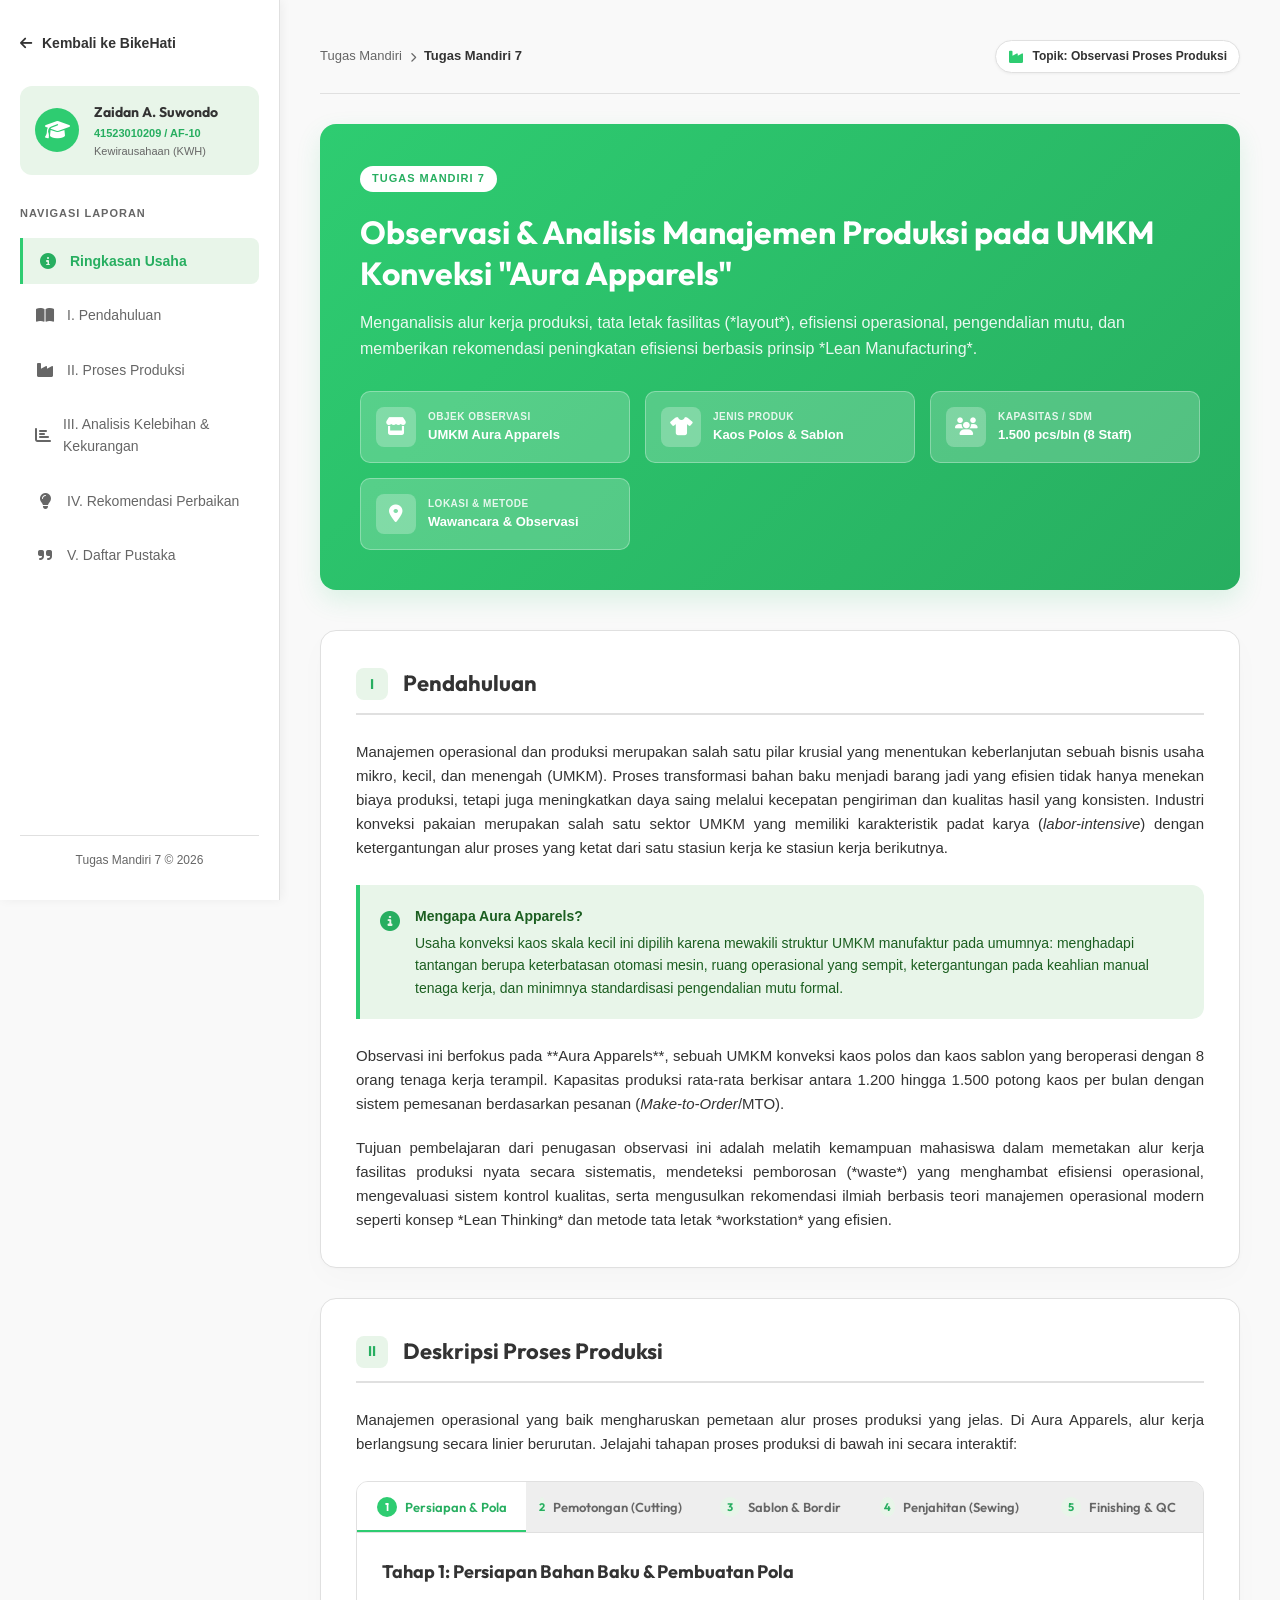
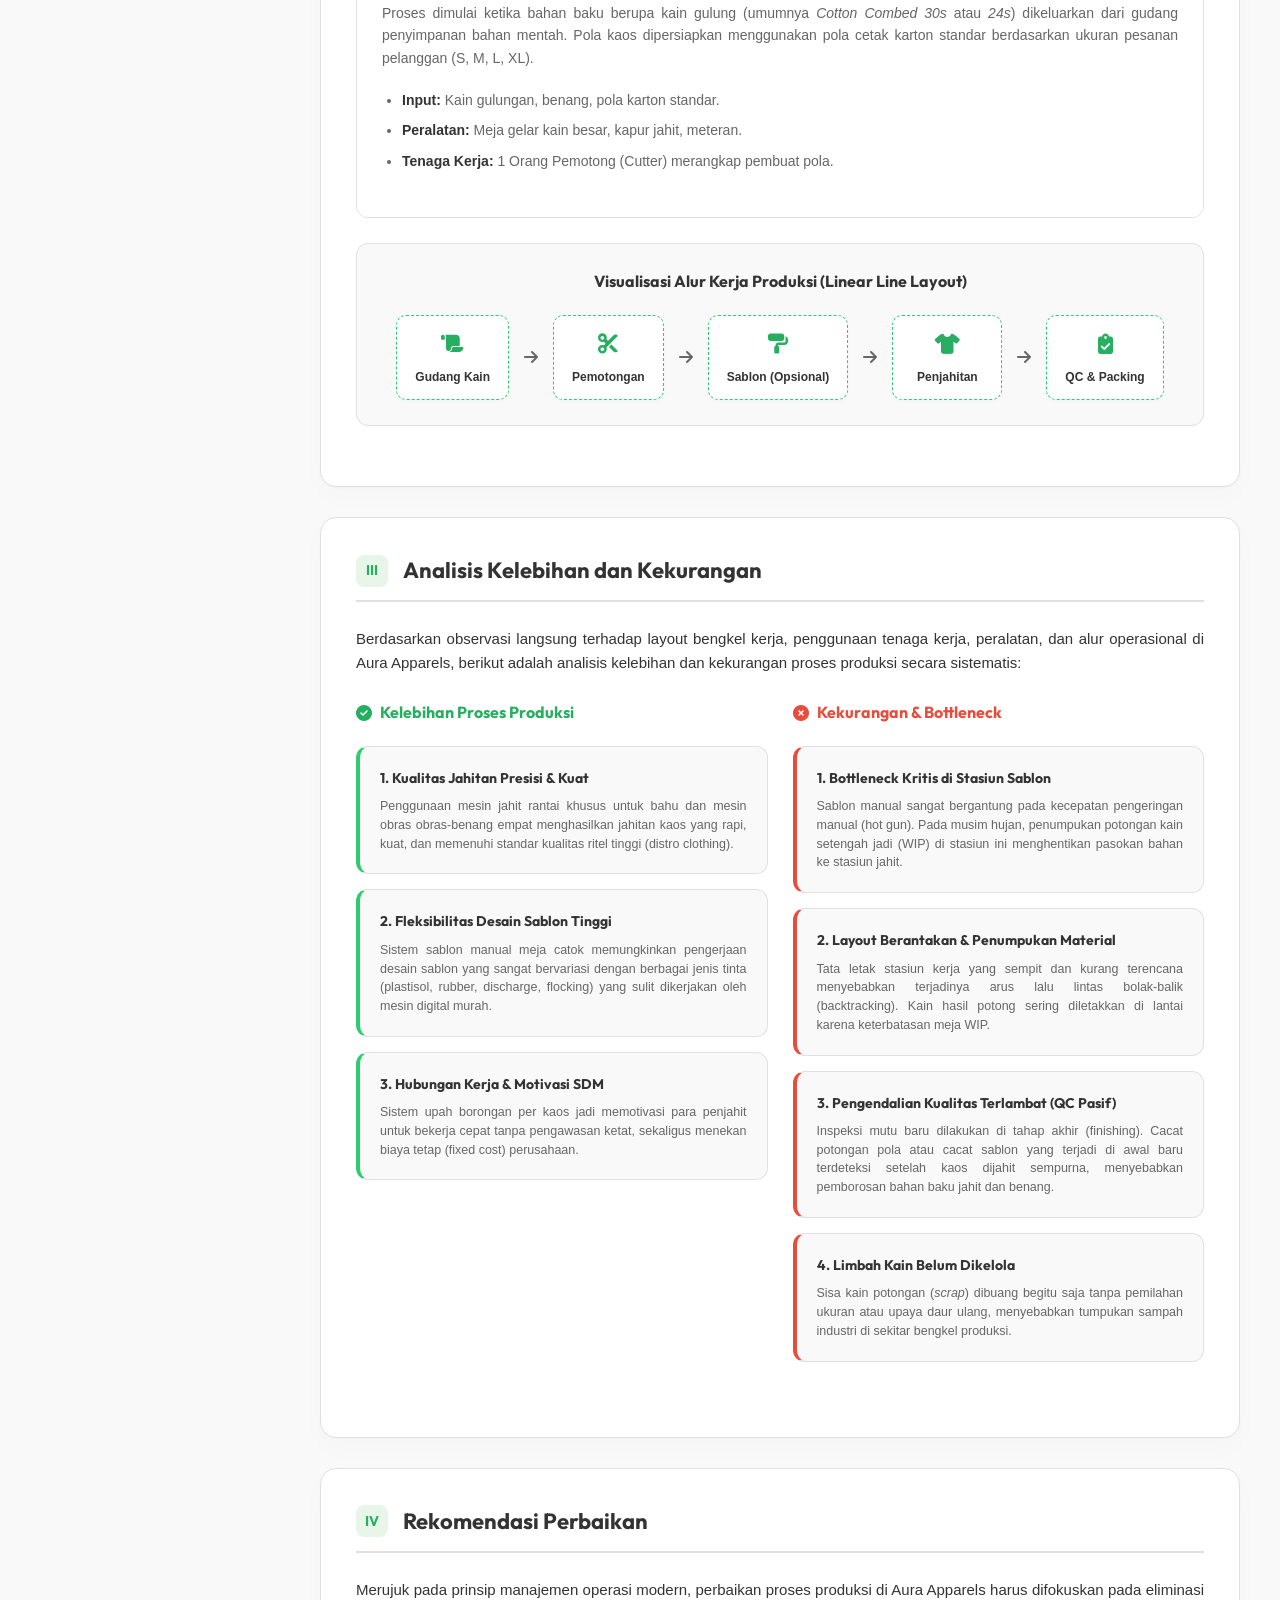
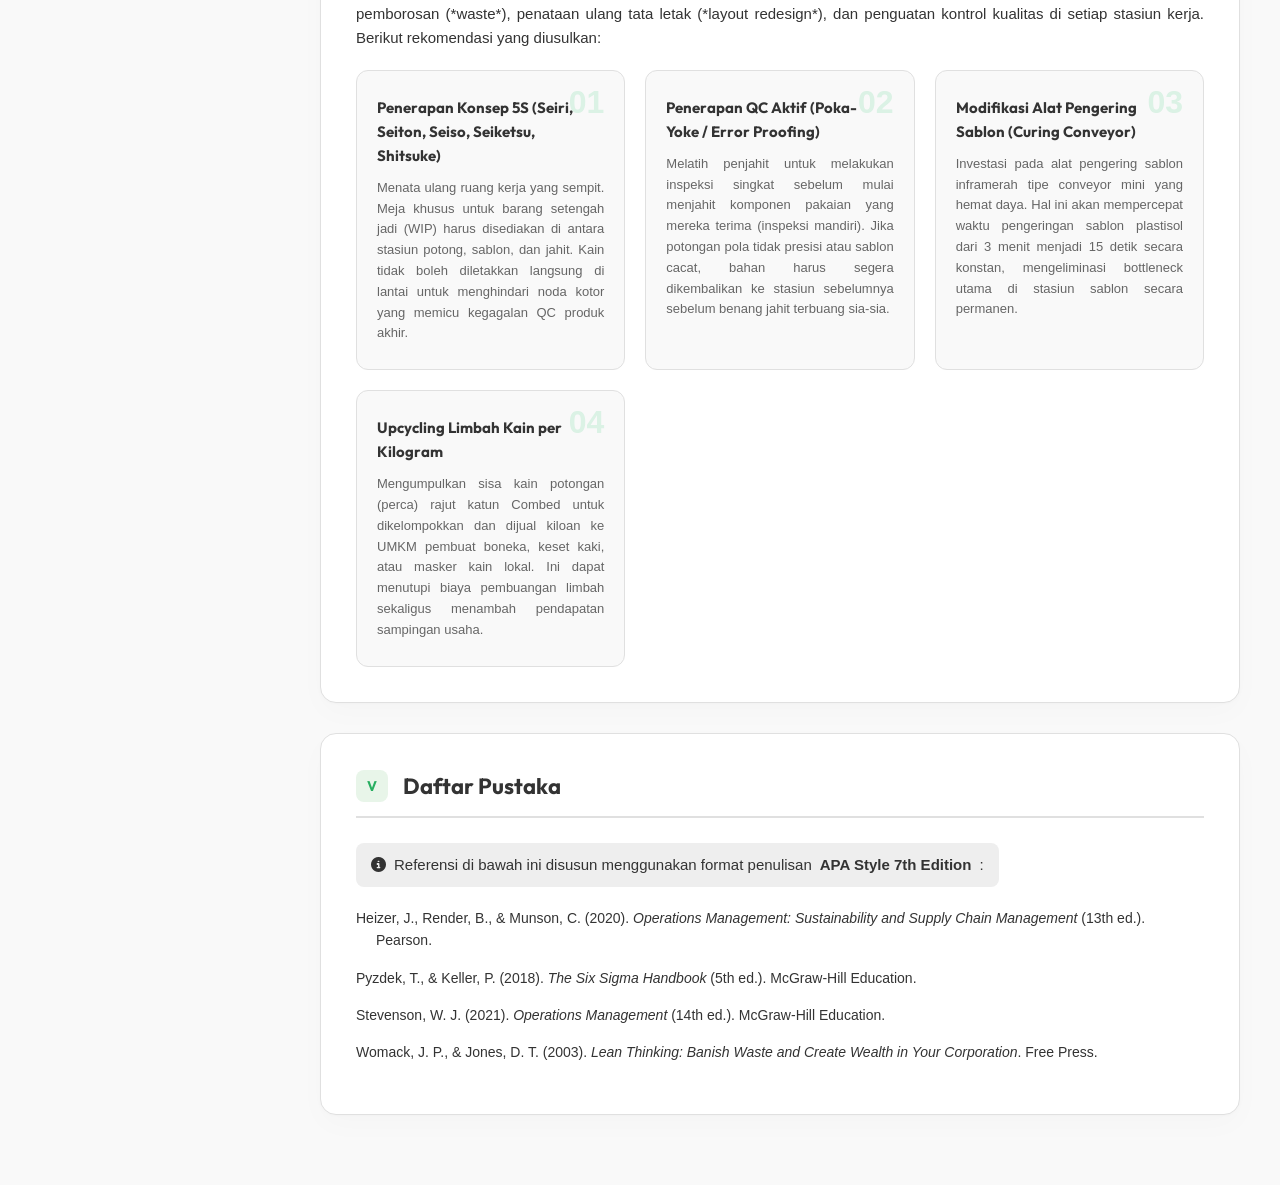
<file: Tugas Mandiri/Tugas Mandiri 7/index.html>
<!DOCTYPE html>
<html lang="id">
<head>
    <meta charset="UTF-8">
    <meta name="viewport" content="width=device-width, initial-scale=1.0">
    <title>Tugas Mandiri 7 - Observasi Proses Produksi UMKM</title>
    <link rel="stylesheet" href="style.css">
    <link rel="stylesheet" href="https://cdnjs.cloudflare.com/ajax/libs/font-awesome/6.4.0/css/all.min.css">
    <link href="https://fonts.googleapis.com/css2?family=Outfit:wght@300;400;500;600;700;800&family=Inter:wght@300;400;500;600;700&display=swap" rel="stylesheet">
</head>
<body>
    <div class="app-container">
        <!-- Sidebar Navigation -->
        <aside class="sidebar">
            <div class="sidebar-header">
                <a href="../../index.html" class="back-link">
                    <i class="fas fa-arrow-left"></i>
                    <span>Kembali ke BikeHati</span>
                </a>
            </div>
            
            <div class="student-profile">
                <div class="avatar">
                    <i class="fas fa-graduation-cap"></i>
                </div>
                <div class="profile-info">
                    <h4>Zaidan A. Suwondo</h4>
                    <p class="role">41523010209 / AF-10</p>
                    <p class="subject">Kewirausahaan (KWH)</p>
                </div>
            </div>

            <nav class="sidebar-menu">
                <p class="menu-label">Navigasi Laporan</p>
                <ul>
                    <li><a href="#informasi-umum" class="menu-item active"><i class="fas fa-info-circle"></i> Ringkasan Usaha</a></li>
                    <li><a href="#pendahuluan" class="menu-item"><i class="fas fa-book-open"></i> I. Pendahuluan</a></li>
                    <li><a href="#proses-produksi" class="menu-item"><i class="fas fa-industry"></i> II. Proses Produksi</a></li>
                    <li><a href="#analisis-produksi" class="menu-item"><i class="fas fa-chart-bar"></i> III. Analisis Kelebihan & Kekurangan</a></li>
                    <li><a href="#rekomendasi-perbaikan" class="menu-item"><i class="fas fa-lightbulb"></i> IV. Rekomendasi Perbaikan</a></li>
                    <li><a href="#daftar-pustaka" class="menu-item"><i class="fas fa-quote-right"></i> V. Daftar Pustaka</a></li>
                </ul>
            </nav>

            <div class="sidebar-footer">
                <p>Tugas Mandiri 7 &copy; 2026</p>
            </div>
        </aside>

        <!-- Main Content Area -->
        <main class="main-content">
            <!-- Top Bar -->
            <header class="top-bar">
                <div class="breadcrumb">
                    <span>Tugas Mandiri</span>
                    <i class="fas fa-chevron-right"></i>
                    <span class="current">Tugas Mandiri 7</span>
                </div>
                <div class="theme-badge">
                    <i class="fas fa-industry text-green"></i>
                    <span>Topik: Observasi Proses Produksi</span>
                </div>
            </header>

            <!-- Document Hero -->
            <section class="doc-hero" id="informasi-umum">
                <div class="doc-hero-badge">TUGAS MANDIRI 7</div>
                <h1 class="doc-title">Observasi & Analisis Manajemen Produksi pada UMKM Konveksi "Aura Apparels"</h1>
                <p class="doc-subtitle">Menganalisis alur kerja produksi, tata letak fasilitas (*layout*), efisiensi operasional, pengendalian mutu, dan memberikan rekomendasi peningkatan efisiensi berbasis prinsip *Lean Manufacturing*.</p>
                
                <!-- Quick Meta Cards -->
                <div class="meta-cards-grid">
                    <div class="meta-card">
                        <div class="card-icon">
                            <i class="fas fa-store"></i>
                        </div>
                        <div class="card-details">
                            <span class="card-label">OBJEK OBSERVASI</span>
                            <span class="card-value">UMKM Aura Apparels</span>
                        </div>
                    </div>
                    <div class="meta-card">
                        <div class="card-icon">
                            <i class="fas fa-tshirt"></i>
                        </div>
                        <div class="card-details">
                            <span class="card-label">JENIS PRODUK</span>
                            <span class="card-value">Kaos Polos & Sablon</span>
                        </div>
                    </div>
                    <div class="meta-card">
                        <div class="card-icon">
                            <i class="fas fa-users"></i>
                        </div>
                        <div class="card-details">
                            <span class="card-label">KAPASITAS / SDM</span>
                            <span class="card-value">1.500 pcs/bln (8 Staff)</span>
                        </div>
                    </div>
                    <div class="meta-card">
                        <div class="card-icon">
                            <i class="fas fa-map-marker-alt"></i>
                        </div>
                        <div class="card-details">
                            <span class="card-label">LOKASI & METODE</span>
                            <span class="card-value">Wawancara & Observasi</span>
                        </div>
                    </div>
                </div>
            </section>

            <!-- Section 1: Pendahuluan -->
            <section id="pendahuluan" class="doc-section">
                <div class="section-header">
                    <div class="section-num">I</div>
                    <h2>Pendahuluan</h2>
                </div>
                
                <div class="section-body">
                    <p>Manajemen operasional dan produksi merupakan salah satu pilar krusial yang menentukan keberlanjutan sebuah bisnis usaha mikro, kecil, dan menengah (UMKM). Proses transformasi bahan baku menjadi barang jadi yang efisien tidak hanya menekan biaya produksi, tetapi juga meningkatkan daya saing melalui kecepatan pengiriman dan kualitas hasil yang konsisten. Industri konveksi pakaian merupakan salah satu sektor UMKM yang memiliki karakteristik padat karya (<em>labor-intensive</em>) dengan ketergantungan alur proses yang ketat dari satu stasiun kerja ke stasiun kerja berikutnya.</p>

                    <div class="callout-box">
                        <div class="callout-icon">
                            <i class="fas fa-info-circle"></i>
                        </div>
                        <div class="callout-text">
                            <strong>Mengapa Aura Apparels?</strong> Usaha konveksi kaos skala kecil ini dipilih karena mewakili struktur UMKM manufaktur pada umumnya: menghadapi tantangan berupa keterbatasan otomasi mesin, ruang operasional yang sempit, ketergantungan pada keahlian manual tenaga kerja, dan minimnya standardisasi pengendalian mutu formal.
                        </div>
                    </div>

                    <p>Observasi ini berfokus pada **Aura Apparels**, sebuah UMKM konveksi kaos polos dan kaos sablon yang beroperasi dengan 8 orang tenaga kerja terampil. Kapasitas produksi rata-rata berkisar antara 1.200 hingga 1.500 potong kaos per bulan dengan sistem pemesanan berdasarkan pesanan (<em>Make-to-Order</em>/MTO).</p>
                    
                    <p>Tujuan pembelajaran dari penugasan observasi ini adalah melatih kemampuan mahasiswa dalam memetakan alur kerja fasilitas produksi nyata secara sistematis, mendeteksi pemborosan (*waste*) yang menghambat efisiensi operasional, mengevaluasi sistem kontrol kualitas, serta mengusulkan rekomendasi ilmiah berbasis teori manajemen operasional modern seperti konsep *Lean Thinking* dan metode tata letak *workstation* yang efisien.</p>
                </div>
            </section>

            <!-- Section 2: Proses Produksi -->
            <section id="proses-produksi" class="doc-section">
                <div class="section-header">
                    <div class="section-num">II</div>
                    <h2>Deskripsi Proses Produksi</h2>
                </div>

                <div class="section-body">
                    <p>Manajemen operasional yang baik mengharuskan pemetaan alur proses produksi yang jelas. Di Aura Apparels, alur kerja berlangsung secara linier berurutan. Jelajahi tahapan proses produksi di bawah ini secara interaktif:</p>

                    <!-- Interactive Tabs for Production Steps -->
                    <div class="interactive-tabs-container">
                        <div class="tab-headers">
                            <button class="tab-btn active" onclick="switchTab(event, 'step1')">
                                <span class="tab-badge-num">1</span> Persiapan & Pola
                            </button>
                            <button class="tab-btn" onclick="switchTab(event, 'step2')">
                                <span class="tab-badge-num">2</span> Pemotongan (Cutting)
                            </button>
                            <button class="tab-btn" onclick="switchTab(event, 'step3')">
                                <span class="tab-badge-num">3</span> Sablon & Bordir
                            </button>
                            <button class="tab-btn" onclick="switchTab(event, 'step4')">
                                <span class="tab-badge-num">4</span> Penjahitan (Sewing)
                            </button>
                            <button class="tab-btn" onclick="switchTab(event, 'step5')">
                                <span class="tab-badge-num">5</span> Finishing & QC
                            </button>
                        </div>

                        <div class="tab-contents">
                            <!-- Step 1: Persiapan -->
                            <div id="step1" class="tab-pane active">
                                <h3>Tahap 1: Persiapan Bahan Baku & Pembuatan Pola</h3>
                                <p>Proses dimulai ketika bahan baku berupa kain gulung (umumnya <em>Cotton Combed 30s</em> atau <em>24s</em>) dikeluarkan dari gudang penyimpanan bahan mentah. Pola kaos dipersiapkan menggunakan pola cetak karton standar berdasarkan ukuran pesanan pelanggan (S, M, L, XL).</p>
                                <ul class="list-styled">
                                    <li><strong>Input:</strong> Kain gulungan, benang, pola karton standar.</li>
                                    <li><strong>Peralatan:</strong> Meja gelar kain besar, kapur jahit, meteran.</li>
                                    <li><strong>Tenaga Kerja:</strong> 1 Orang Pemotong (Cutter) merangkap pembuat pola.</li>
                                </ul>
                            </div>

                            <!-- Step 2: Cutting -->
                            <div id="step2" class="tab-pane">
                                <h3>Tahap 2: Penggelaran & Pemotongan Bahan (Cutting)</h3>
                                <p>Kain digelar berlapis-lapis (bisa mencapai 20-50 lapis tergantung volume pesanan) di atas meja potong sepanjang 6 meter. Pola karton ditata di atas lapisan kain dengan prinsip meminimalkan sisa potongan (<em>scrap</em>). Pemotongan dilakukan menggunakan mesin potong listrik pisau lurus (<em>straight knife cutting machine</em>).</p>
                                <ul class="list-styled">
                                    <li><strong>Proses:</strong> Kain yang telah dipotong dikelompokkan berdasarkan komponen baju (badan depan, badan belakang, lengan kiri, lengan kanan, dan komponen leher/rib).</li>
                                    <li><strong>Efisiensi:</strong> Efisiensi kain sangat tergantung pada keahlian pemotong dalam mengatur tata letak pola di atas kain.</li>
                                </ul>
                            </div>

                            <!-- Step 3: Sablon -->
                            <div id="step3" class="tab-pane">
                                <h3>Tahap 3: Proses Sablon Manual</h3>
                                <p>Apabila pesanan kaos menggunakan desain gambar, potongan kain bagian badan depan atau belakang dibawa ke area stasiun kerja sablon sebelum dijahit. Sablon dilakukan secara manual menggunakan meja catok sablon presisi dan tinta plastisol atau rubber. Setelah disablon, tinta dikeringkan menggunakan alat *curing* atau *hot gun*.</p>
                                <ul class="list-styled">
                                    <li><strong>Kondisi:</strong> Proses ini membutuhkan presisi dan ketelitian tinggi agar gambar tidak miring atau luntur.</li>
                                    <li><strong>Bottleneck:</strong> Stasiun sablon manual ini sering menjadi titik penumpukan barang setengah jadi (<em>work-in-progress</em>/WIP) karena waktu pengeringan tinta yang bervariasi bergantung pada cuaca dan kelembapan.</li>
                                </ul>
                            </div>

                            <!-- Step 4: Sewing -->
                            <div id="step4" class="tab-pane">
                                <h3>Tahap 4: Penjahitan (Sewing Assembly)</h3>
                                <p>Potongan kain yang telah selesai disablon atau kaos polos langsung dibawa ke stasiun penjahitan. Di area ini terdapat 4 mesin jahit yang bekerja berantai:</p>
                                <ul class="list-styled">
                                    <li><strong>Mesin Obras (Overdeck):</strong> Untuk menyambungkan bagian badan depan, belakang, dan lengan sekaligus merapikan tepi kain.</li>
                                    <li><strong>Mesin Jahit Rantai:</strong> Untuk menjahit bagian bahu atas kaos (standar kaos distro untuk kekuatan jahitan).</li>
                                    <li><strong>Mesin Overdeck 2 Jarum:</strong> Untuk mengunci lipatan bawah kaos dan lipatan ujung lengan agar rapi.</li>
                                </ul>
                                <p>Tenaga kerja di stasiun ini terdiri dari 4 penjahit yang bekerja secara estafet.</p>
                            </div>

                            <!-- Step 5: Finishing & QC -->
                            <div id="step5" class="tab-pane">
                                <h3>Tahap 5: Finishing, Quality Control (QC), & Packaging</h3>
                                <p>Kaos yang sudah selesai dijahit dikumpulkan di meja finishing untuk melalui tiga proses akhir:</p>
                                <ul class="list-styled">
                                    <li><strong>Benang Cleaning:</strong> Pemotongan sisa-sisa benang jahit yang menjuntai di kaos menggunakan gunting kecil.</li>
                                    <li><strong>Seterika Uap:</strong> Penyetrikaan kaos menggunakan seterika uap (steam iron) agar serat kain rapi dan siap dikemas.</li>
                                    <li><strong>Quality Control (QC):</strong> Inspeksi visual manual untuk mengecek cacat jahitan (jahitan loncat/terlepas) atau noda tinta sablon.</li>
                                    <li><strong>Packaging:</strong> Pelipatan kaos, pemasangan hangtag merek, pembungkusan kantong plastik individu, dan pengepakan ke dalam kardus pengiriman.</li>
                                </ul>
                            </div>
                        </div>
                    </div>

                    <!-- Flowchart visualization in text-dashboard layout -->
                    <div class="flowchart-container">
                        <h4>Visualisasi Alur Kerja Produksi (Linear Line Layout)</h4>
                        <div class="flowchart-steps">
                            <div class="flow-step">
                                <div class="step-icon"><i class="fas fa-scroll"></i></div>
                                <span>Gudang Kain</span>
                            </div>
                            <div class="flow-arrow"><i class="fas fa-arrow-right"></i></div>
                            <div class="flow-step">
                                <div class="step-icon"><i class="fas fa-cut"></i></div>
                                <span>Pemotongan</span>
                            </div>
                            <div class="flow-arrow"><i class="fas fa-arrow-right"></i></div>
                            <div class="flow-step">
                                <div class="step-icon"><i class="fas fa-paint-roller"></i></div>
                                <span>Sablon (Opsional)</span>
                            </div>
                            <div class="flow-arrow"><i class="fas fa-arrow-right"></i></div>
                            <div class="flow-step">
                                <div class="step-icon"><i class="fas fa-tshirt"></i></div>
                                <span>Penjahitan</span>
                            </div>
                            <div class="flow-arrow"><i class="fas fa-arrow-right"></i></div>
                            <div class="flow-step">
                                <div class="step-icon"><i class="fas fa-clipboard-check"></i></div>
                                <span>QC & Packing</span>
                            </div>
                        </div>
                    </div>
                </div>
            </section>

            <!-- Section 3: Analisis Kelebihan dan Kekurangan -->
            <section id="analisis-produksi" class="doc-section">
                <div class="section-header">
                    <div class="section-num">III</div>
                    <h2>Analisis Kelebihan dan Kekurangan</h2>
                </div>

                <div class="section-body">
                    <p>Berdasarkan observasi langsung terhadap layout bengkel kerja, penggunaan tenaga kerja, peralatan, dan alur operasional di Aura Apparels, berikut adalah analisis kelebihan dan kekurangan proses produksi secara sistematis:</p>

                    <!-- Kelebihan & Kekurangan Grid -->
                    <div class="strengths-weaknesses-grid">
                        <div class="sw-column strength-col">
                            <h3><i class="fas fa-check-circle"></i> Kelebihan Proses Produksi</h3>
                            
                            <div class="sw-card">
                                <h5>1. Kualitas Jahitan Presisi & Kuat</h5>
                                <p>Penggunaan mesin jahit rantai khusus untuk bahu dan mesin obras obras-benang empat menghasilkan jahitan kaos yang rapi, kuat, dan memenuhi standar kualitas ritel tinggi (distro clothing).</p>
                            </div>

                            <div class="sw-card">
                                <h5>2. Fleksibilitas Desain Sablon Tinggi</h5>
                                <p>Sistem sablon manual meja catok memungkinkan pengerjaan desain sablon yang sangat bervariasi dengan berbagai jenis tinta (plastisol, rubber, discharge, flocking) yang sulit dikerjakan oleh mesin digital murah.</p>
                            </div>

                            <div class="sw-card">
                                <h5>3. Hubungan Kerja & Motivasi SDM</h5>
                                <p>Sistem upah borongan per kaos jadi memotivasi para penjahit untuk bekerja cepat tanpa pengawasan ketat, sekaligus menekan biaya tetap (fixed cost) perusahaan.</p>
                            </div>
                        </div>

                        <div class="sw-column weakness-col">
                            <h3><i class="fas fa-times-circle"></i> Kekurangan & Bottleneck</h3>

                            <div class="sw-card">
                                <h5>1. Bottleneck Kritis di Stasiun Sablon</h5>
                                <p>Sablon manual sangat bergantung pada kecepatan pengeringan manual (hot gun). Pada musim hujan, penumpukan potongan kain setengah jadi (WIP) di stasiun ini menghentikan pasokan bahan ke stasiun jahit.</p>
                            </div>

                            <div class="sw-card">
                                <h5>2. Layout Berantakan & Penumpukan Material</h5>
                                <p>Tata letak stasiun kerja yang sempit dan kurang terencana menyebabkan terjadinya arus lalu lintas bolak-balik (backtracking). Kain hasil potong sering diletakkan di lantai karena keterbatasan meja WIP.</p>
                            </div>

                            <div class="sw-card">
                                <h5>3. Pengendalian Kualitas Terlambat (QC Pasif)</h5>
                                <p>Inspeksi mutu baru dilakukan di tahap akhir (finishing). Cacat potongan pola atau cacat sablon yang terjadi di awal baru terdeteksi setelah kaos dijahit sempurna, menyebabkan pemborosan bahan baku jahit dan benang.</p>
                            </div>

                            <div class="sw-card">
                                <h5>4. Limbah Kain Belum Dikelola</h5>
                                <p>Sisa kain potongan (<em>scrap</em>) dibuang begitu saja tanpa pemilahan ukuran atau upaya daur ulang, menyebabkan tumpukan sampah industri di sekitar bengkel produksi.</p>
                            </div>
                        </div>
                    </div>
                </div>
            </section>

            <!-- Section 4: Rekomendasi Perbaikan -->
            <section id="rekomendasi-perbaikan" class="doc-section">
                <div class="section-header">
                    <div class="section-num">IV</div>
                    <h2>Rekomendasi Perbaikan</h2>
                </div>

                <div class="section-body">
                    <p>Merujuk pada prinsip manajemen operasi modern, perbaikan proses produksi di Aura Apparels harus difokuskan pada eliminasi pemborosan (*waste*), penataan ulang tata letak (*layout redesign*), dan penguatan kontrol kualitas di setiap stasiun kerja. Berikut rekomendasi yang diusulkan:</p>
                    
                    <div class="recom-grid">
                        <div class="recom-card">
                            <span class="recom-num">01</span>
                            <h4>Penerapan Konsep 5S (Seiri, Seiton, Seiso, Seiketsu, Shitsuke)</h4>
                            <p>Menata ulang ruang kerja yang sempit. Meja khusus untuk barang setengah jadi (WIP) harus disediakan di antara stasiun potong, sablon, dan jahit. Kain tidak boleh diletakkan langsung di lantai untuk menghindari noda kotor yang memicu kegagalan QC produk akhir.</p>
                        </div>

                        <div class="recom-card">
                            <span class="recom-num">02</span>
                            <h4>Penerapan QC Aktif (Poka-Yoke / Error Proofing)</h4>
                            <p>Melatih penjahit untuk melakukan inspeksi singkat sebelum mulai menjahit komponen pakaian yang mereka terima (inspeksi mandiri). Jika potongan pola tidak presisi atau sablon cacat, bahan harus segera dikembalikan ke stasiun sebelumnya sebelum benang jahit terbuang sia-sia.</p>
                        </div>

                        <div class="recom-card">
                            <span class="recom-num">03</span>
                            <h4>Modifikasi Alat Pengering Sablon (Curing Conveyor)</h4>
                            <p>Investasi pada alat pengering sablon inframerah tipe conveyor mini yang hemat daya. Hal ini akan mempercepat waktu pengeringan sablon plastisol dari 3 menit menjadi 15 detik secara konstan, mengeliminasi bottleneck utama di stasiun sablon secara permanen.</p>
                        </div>

                        <div class="recom-card">
                            <span class="recom-num">04</span>
                            <h4>Upcycling Limbah Kain per Kilogram</h4>
                            <p>Mengumpulkan sisa kain potongan (perca) rajut katun Combed untuk dikelompokkan dan dijual kiloan ke UMKM pembuat boneka, keset kaki, atau masker kain lokal. Ini dapat menutupi biaya pembuangan limbah sekaligus menambah pendapatan sampingan usaha.</p>
                        </div>
                    </div>
                </div>
            </section>

            <!-- Section 5: Daftar Pustaka -->
            <section id="daftar-pustaka" class="doc-section">
                <div class="section-header">
                    <div class="section-num">V</div>
                    <h2>Daftar Pustaka</h2>
                </div>

                <div class="section-body">
                    <p class="pustaka-note"><i class="fas fa-info-circle"></i> Referensi di bawah ini disusun menggunakan format penulisan <strong>APA Style 7th Edition</strong>:</p>
                    
                    <ul class="pustaka-list">
                        <li>
                            Heizer, J., Render, B., & Munson, C. (2020). <em>Operations Management: Sustainability and Supply Chain Management</em> (13th ed.). Pearson.
                        </li>
                        <li>
                            Pyzdek, T., & Keller, P. (2018). <em>The Six Sigma Handbook</em> (5th ed.). McGraw-Hill Education.
                        </li>
                        <li>
                            Stevenson, W. J. (2021). <em>Operations Management</em> (14th ed.). McGraw-Hill Education.
                        </li>
                        <li>
                            Womack, J. P., & Jones, D. T. (2003). <em>Lean Thinking: Banish Waste and Create Wealth in Your Corporation</em>. Free Press.
                        </li>
                    </ul>
                </div>
            </section>
        </main>
    </div>

    <!-- Interactive Script -->
    <script>
        function switchTab(evt, tabId) {
            // Get all elements with class="tab-pane" and hide them
            const tabPanes = document.getElementsByClassName("tab-pane");
            for (let i = 0; i < tabPanes.length; i++) {
                tabPanes[i].classList.remove("active");
            }

            // Get all elements with class="tab-btn" and remove the class "active"
            const tabBtns = document.getElementsByClassName("tab-btn");
            for (let i = 0; i < tabBtns.length; i++) {
                tabBtns[i].classList.remove("active");
            }

            // Show the current tab, and add an "active" class to the button that opened the tab
            document.getElementById(tabId).classList.add("active");
            evt.currentTarget.classList.add("active");
        }

        // Robust scrollspy to highlight active sidebar menu item
        window.addEventListener('DOMContentLoaded', () => {
            const sections = document.querySelectorAll('section[id]');
            const navLinks = document.querySelectorAll('.sidebar-menu a');

            function changeActiveLink() {
                let index = sections.length;

                // Check if we are scrolled to the bottom of the page
                if (window.innerHeight + window.scrollY >= document.documentElement.scrollHeight - 50) {
                    navLinks.forEach((link) => link.classList.remove('active'));
                    const lastLink = document.querySelector('.sidebar-menu a[href="#daftar-pustaka"]');
                    if (lastLink) lastLink.classList.add('active');
                    return;
                }

                while(--index && window.scrollY + 180 < sections[index].offsetTop) {}
                
                navLinks.forEach((link) => link.classList.remove('active'));
                const activeId = sections[index].getAttribute('id');
                const activeItem = document.querySelector(`.sidebar-menu a[href="#${activeId}"]`);
                if (activeItem) {
                    activeItem.classList.add('active');
                }
            }

            changeActiveLink();
            window.addEventListener('scroll', changeActiveLink);
        });
    </script>
</body>
</html>
</file>
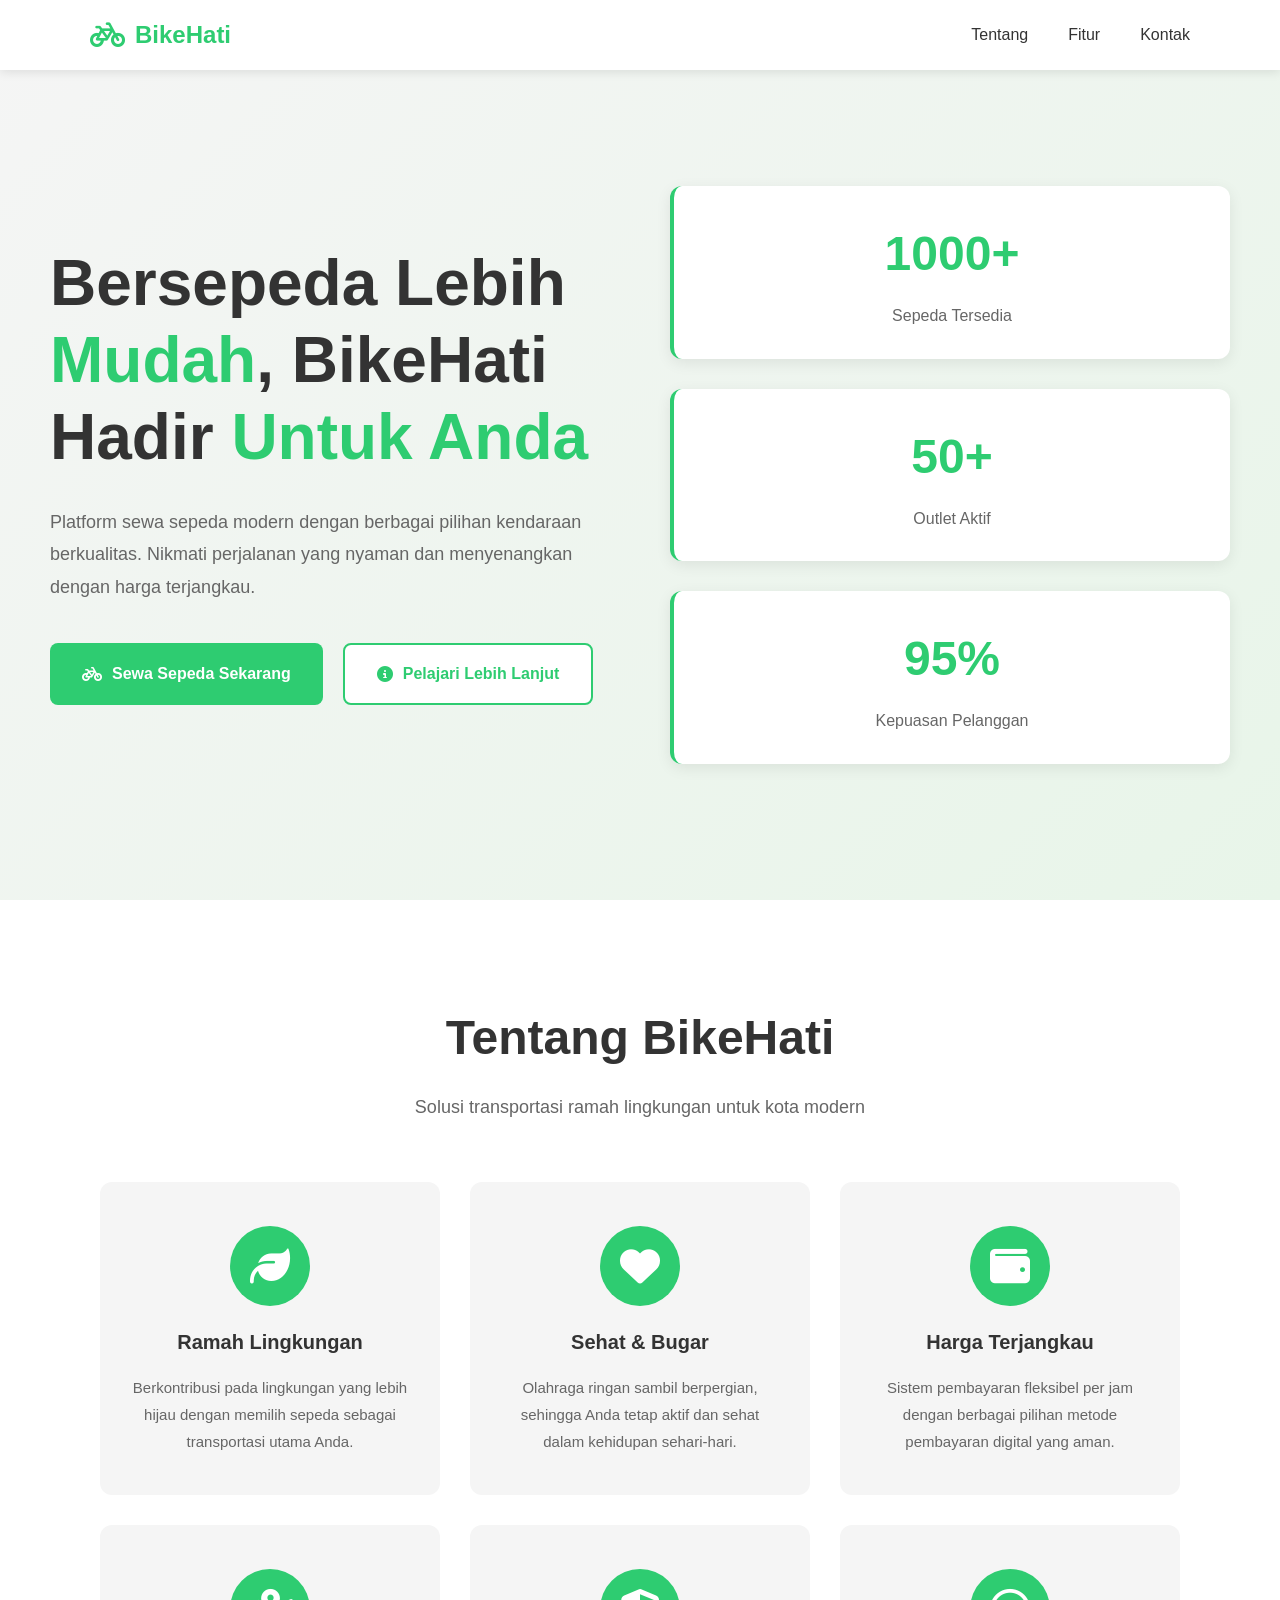
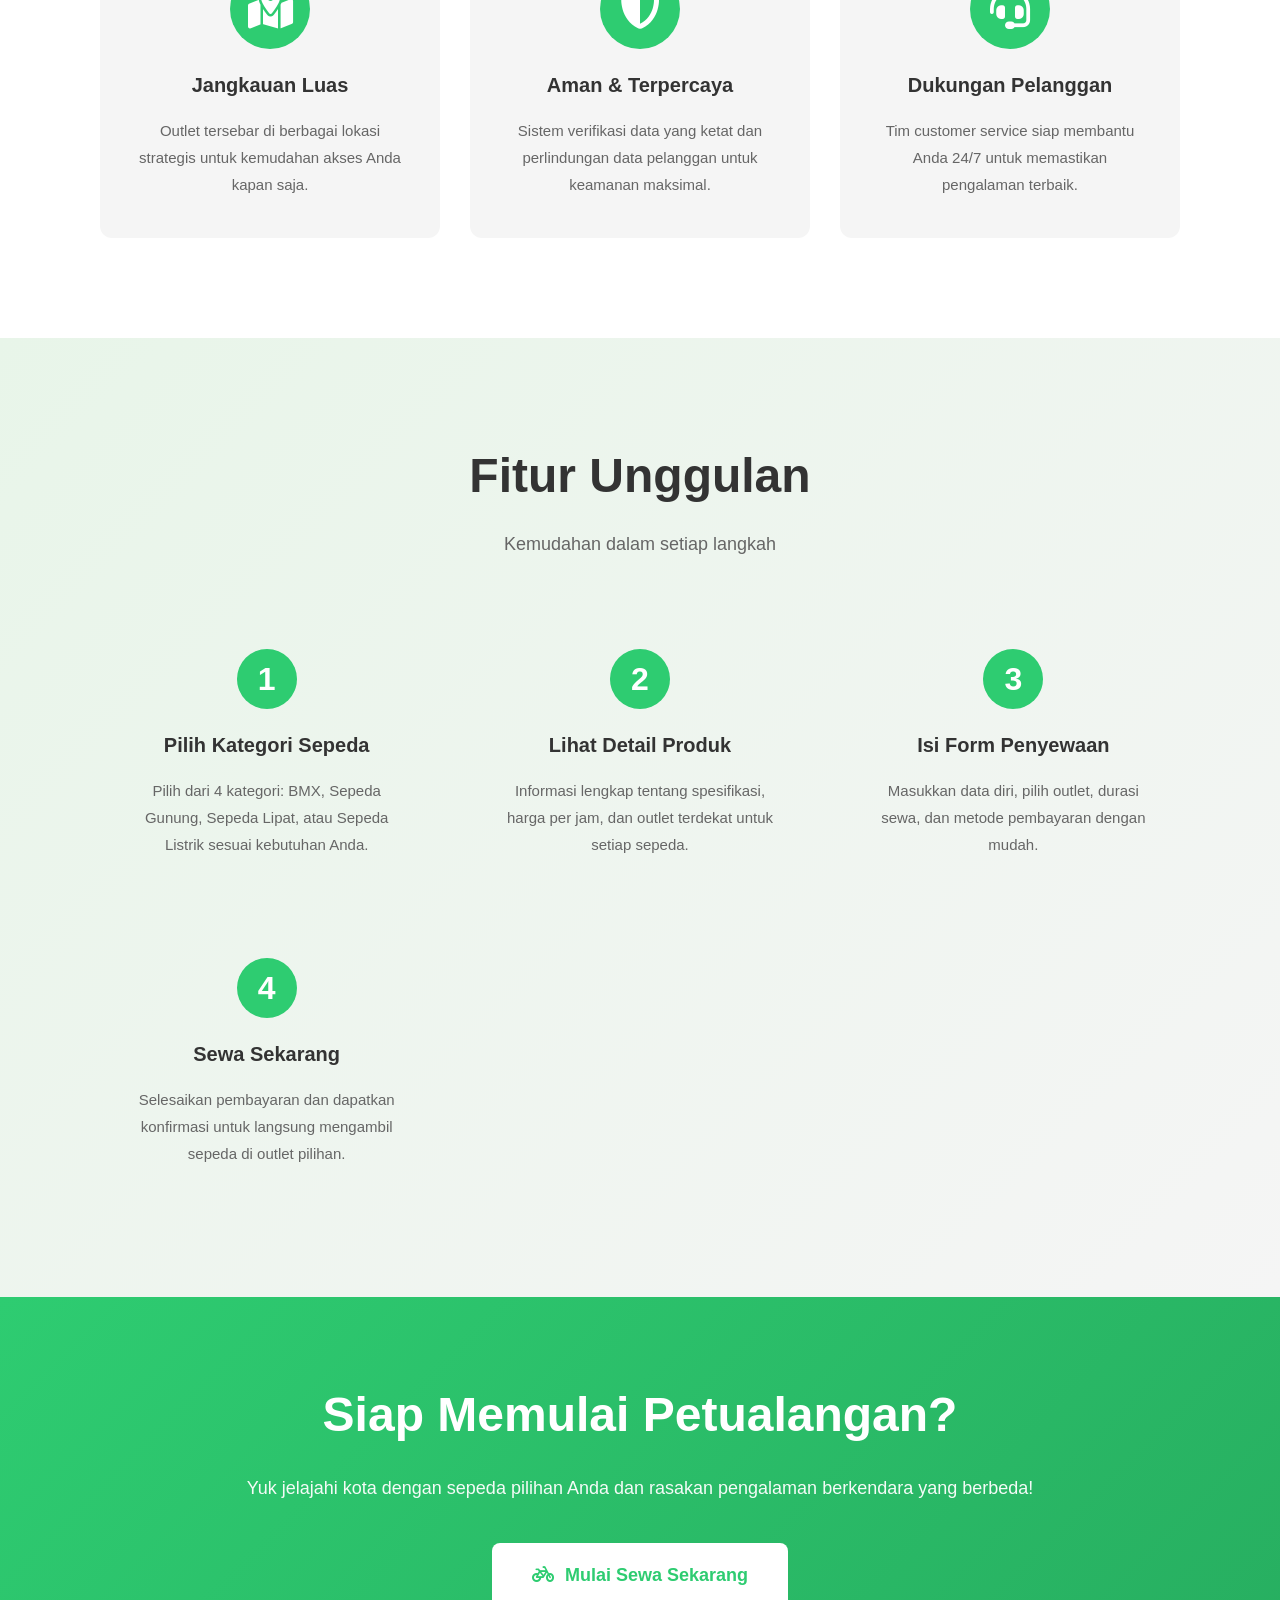
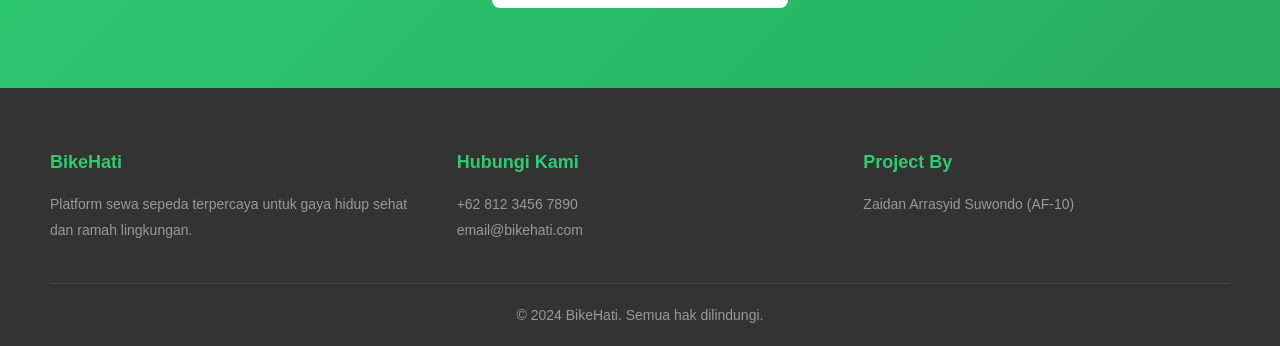
<file: home.html>
<!DOCTYPE html>
<html lang="id">
<head>
    <meta charset="UTF-8">
    <meta name="viewport" content="width=device-width, initial-scale=1.0">
    <title>BikeHati - Sewa Sepeda</title>
    <link rel="stylesheet" href="home-style.css">
    <link rel="stylesheet" href="https://cdnjs.cloudflare.com/ajax/libs/font-awesome/6.4.0/css/all.min.css">
</head>
<body>
    <!-- Navigation -->
    <nav class="navbar">
        <div class="nav-container">
            <div class="logo">
                <i class="fas fa-bicycle"></i>
                <span>BikeHati</span>
            </div>
            <ul class="nav-links">
                <li><a href="#tentang">Tentang</a></li>
                <li><a href="#fitur">Fitur</a></li>
                <li><a href="#kontak">Kontak</a></li>
            </ul>
        </div>
    </nav>

    <!-- Hero Section -->
    <section class="hero">
        <div class="hero-content">
            <h1 class="hero-title">
                Bersepeda Lebih
                <span class="highlight">Mudah</span>,
                BikeHati Hadir
                <span class="highlight">Untuk Anda</span>
            </h1>
            <p class="hero-subtitle">Platform sewa sepeda modern dengan berbagai pilihan kendaraan berkualitas. Nikmati perjalanan yang nyaman dan menyenangkan dengan harga terjangkau.</p>
            
            <div class="hero-buttons">
            <a href="sewa/index.html" class="btn btn-primary">
                    <i class="fas fa-bicycle"></i>
                    Sewa Sepeda Sekarang
                </a>
                <a href="#tentang" class="btn btn-secondary">
                    <i class="fas fa-info-circle"></i>
                    Pelajari Lebih Lanjut
                </a>
            </div>
        </div>

        <div class="hero-stats">
            <div class="stat-item">
                <div class="stat-number">1000+</div>
                <div class="stat-label">Sepeda Tersedia</div>
            </div>
            <div class="stat-item">
                <div class="stat-number">50+</div>
                <div class="stat-label">Outlet Aktif</div>
            </div>
            <div class="stat-item">
                <div class="stat-number">95%</div>
                <div class="stat-label">Kepuasan Pelanggan</div>
            </div>
        </div>
    </section>

    <!-- Tentang Section -->
    <section class="tentang" id="tentang">
        <div class="container">
            <h2>Tentang BikeHati</h2>
            <p class="section-subtitle">Solusi transportasi ramah lingkungan untuk kota modern</p>

            <div class="tentang-grid">
                <div class="tentang-card">
                    <div class="card-icon">
                        <i class="fas fa-leaf"></i>
                    </div>
                    <h3>Ramah Lingkungan</h3>
                    <p>Berkontribusi pada lingkungan yang lebih hijau dengan memilih sepeda sebagai transportasi utama Anda.</p>
                </div>

                <div class="tentang-card">
                    <div class="card-icon">
                        <i class="fas fa-heart"></i>
                    </div>
                    <h3>Sehat & Bugar</h3>
                    <p>Olahraga ringan sambil berpergian, sehingga Anda tetap aktif dan sehat dalam kehidupan sehari-hari.</p>
                </div>

                <div class="tentang-card">
                    <div class="card-icon">
                        <i class="fas fa-wallet"></i>
                    </div>
                    <h3>Harga Terjangkau</h3>
                    <p>Sistem pembayaran fleksibel per jam dengan berbagai pilihan metode pembayaran digital yang aman.</p>
                </div>

                <div class="tentang-card">
                    <div class="card-icon">
                        <i class="fas fa-map-location-dot"></i>
                    </div>
                    <h3>Jangkauan Luas</h3>
                    <p>Outlet tersebar di berbagai lokasi strategis untuk kemudahan akses Anda kapan saja.</p>
                </div>

                <div class="tentang-card">
                    <div class="card-icon">
                        <i class="fas fa-shield-halved"></i>
                    </div>
                    <h3>Aman & Terpercaya</h3>
                    <p>Sistem verifikasi data yang ketat dan perlindungan data pelanggan untuk keamanan maksimal.</p>
                </div>

                <div class="tentang-card">
                    <div class="card-icon">
                        <i class="fas fa-headset"></i>
                    </div>
                    <h3>Dukungan Pelanggan</h3>
                    <p>Tim customer service siap membantu Anda 24/7 untuk memastikan pengalaman terbaik.</p>
                </div>
            </div>
        </div>
    </section>

    <!-- Fitur Section -->
    <section class="fitur" id="fitur">
        <div class="container">
            <h2>Fitur Unggulan</h2>
            <p class="section-subtitle">Kemudahan dalam setiap langkah</p>

            <div class="fitur-list">
                <div class="fitur-item">
                    <div class="fitur-number">1</div>
                    <h3>Pilih Kategori Sepeda</h3>
                    <p>Pilih dari 4 kategori: BMX, Sepeda Gunung, Sepeda Lipat, atau Sepeda Listrik sesuai kebutuhan Anda.</p>
                </div>

                <div class="fitur-item">
                    <div class="fitur-number">2</div>
                    <h3>Lihat Detail Produk</h3>
                    <p>Informasi lengkap tentang spesifikasi, harga per jam, dan outlet terdekat untuk setiap sepeda.</p>
                </div>

                <div class="fitur-item">
                    <div class="fitur-number">3</div>
                    <h3>Isi Form Penyewaan</h3>
                    <p>Masukkan data diri, pilih outlet, durasi sewa, dan metode pembayaran dengan mudah.</p>
                </div>

                <div class="fitur-item">
                    <div class="fitur-number">4</div>
                    <h3>Sewa Sekarang</h3>
                    <p>Selesaikan pembayaran dan dapatkan konfirmasi untuk langsung mengambil sepeda di outlet pilihan.</p>
                </div>
            </div>
        </div>
    </section>

    <!-- CTA Section -->
    <section class="cta">
        <div class="cta-content">
            <h2>Siap Memulai Petualangan?</h2>
            <p>Yuk jelajahi kota dengan sepeda pilihan Anda dan rasakan pengalaman berkendara yang berbeda!</p>
            <a href="sewa/index.html" class="btn btn-primary btn-large">
                <i class="fas fa-bicycle"></i>
                Mulai Sewa Sekarang
            </a>
        </div>
    </section>

    <!-- Footer -->
    <footer class="footer">
        <div class="footer-content">
            <div class="footer-section">
                <h3>BikeHati</h3>
                <p>Platform sewa sepeda terpercaya untuk gaya hidup sehat dan ramah lingkungan.</p>
            </div>
            <div class="footer-section">
                <h3>Hubungi Kami</h3>
                <p>+62 812 3456 7890</p>
                <p>email@bikehati.com</p>
            </div>
            <div class="footer-section">
                <h3>Project By</h3>
                <p>Zaidan Arrasyid Suwondo (AF-10)</p>
            </div>
        </div>
        <div class="footer-bottom">
            <p>&copy; 2024 BikeHati. Semua hak dilindungi.</p>
        </div>
    </footer>

    <script src="home-script.js"></script>
</body>
</html>
</file>
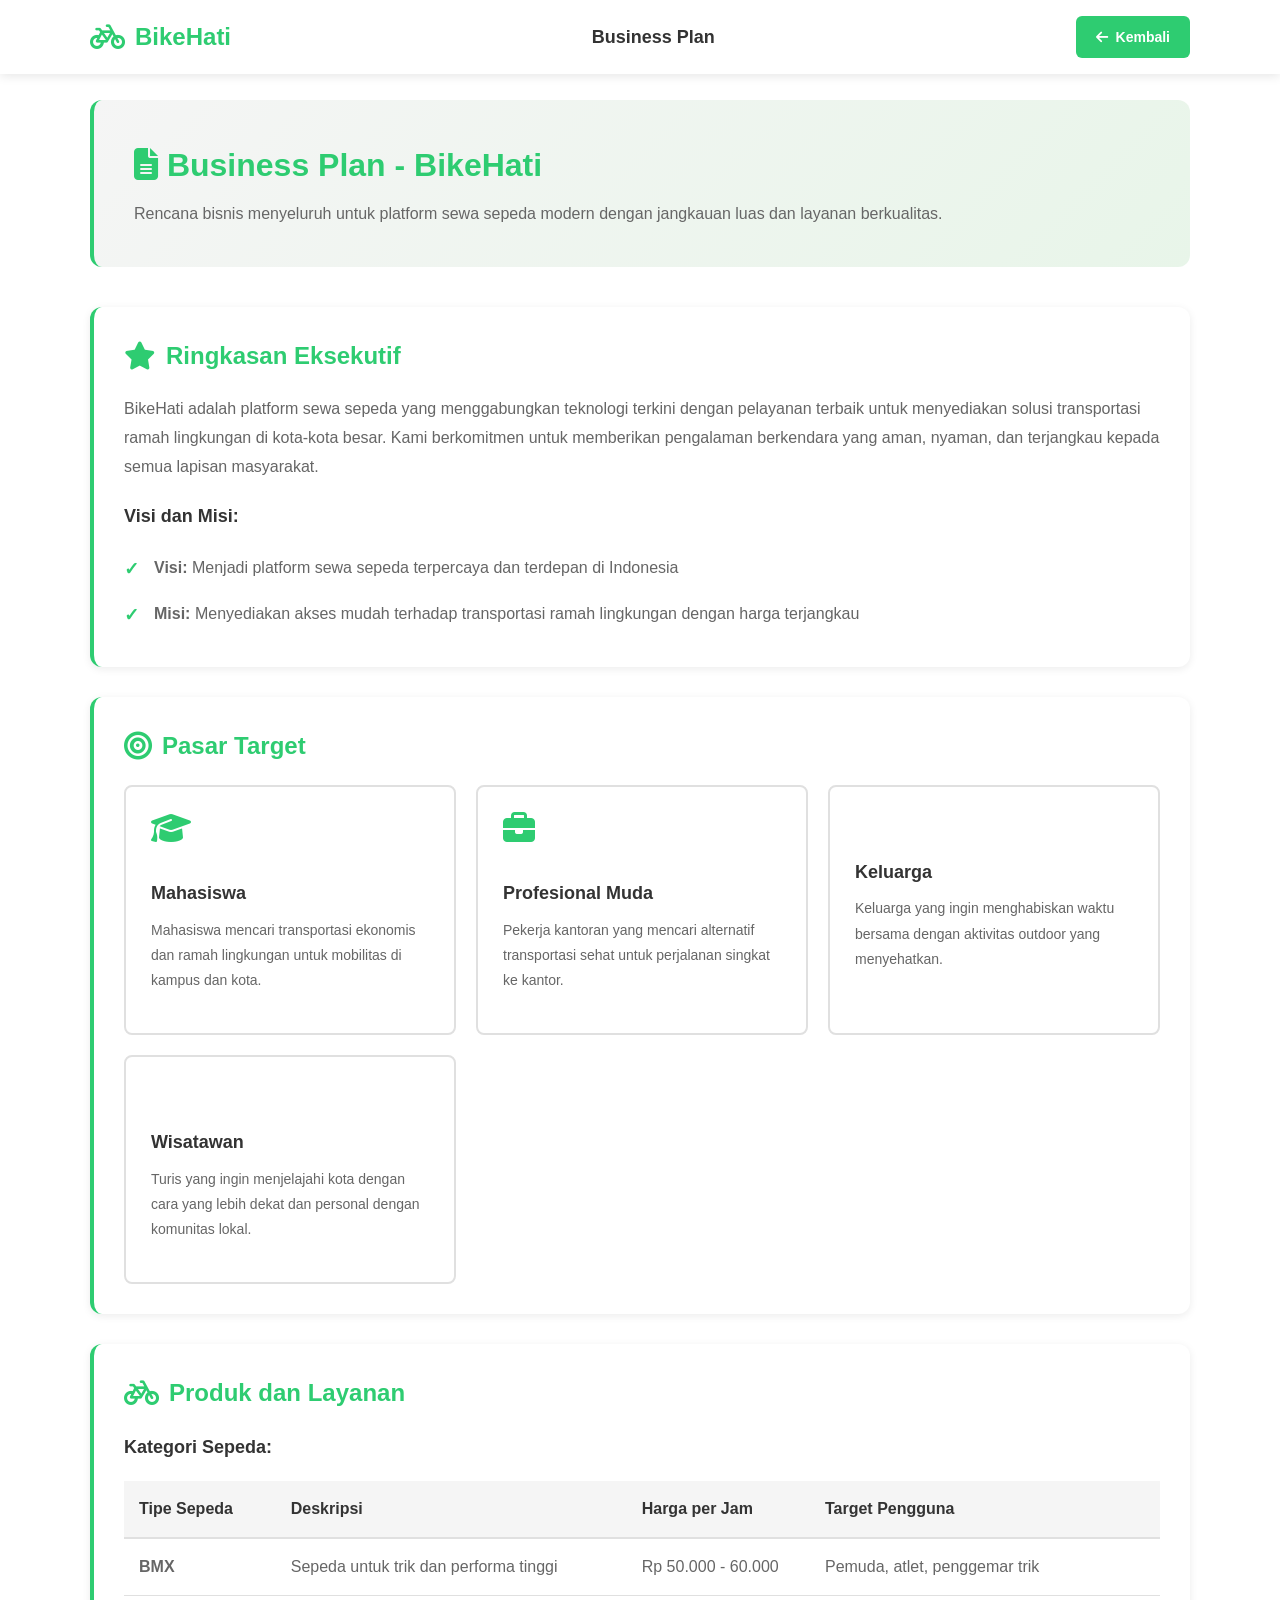
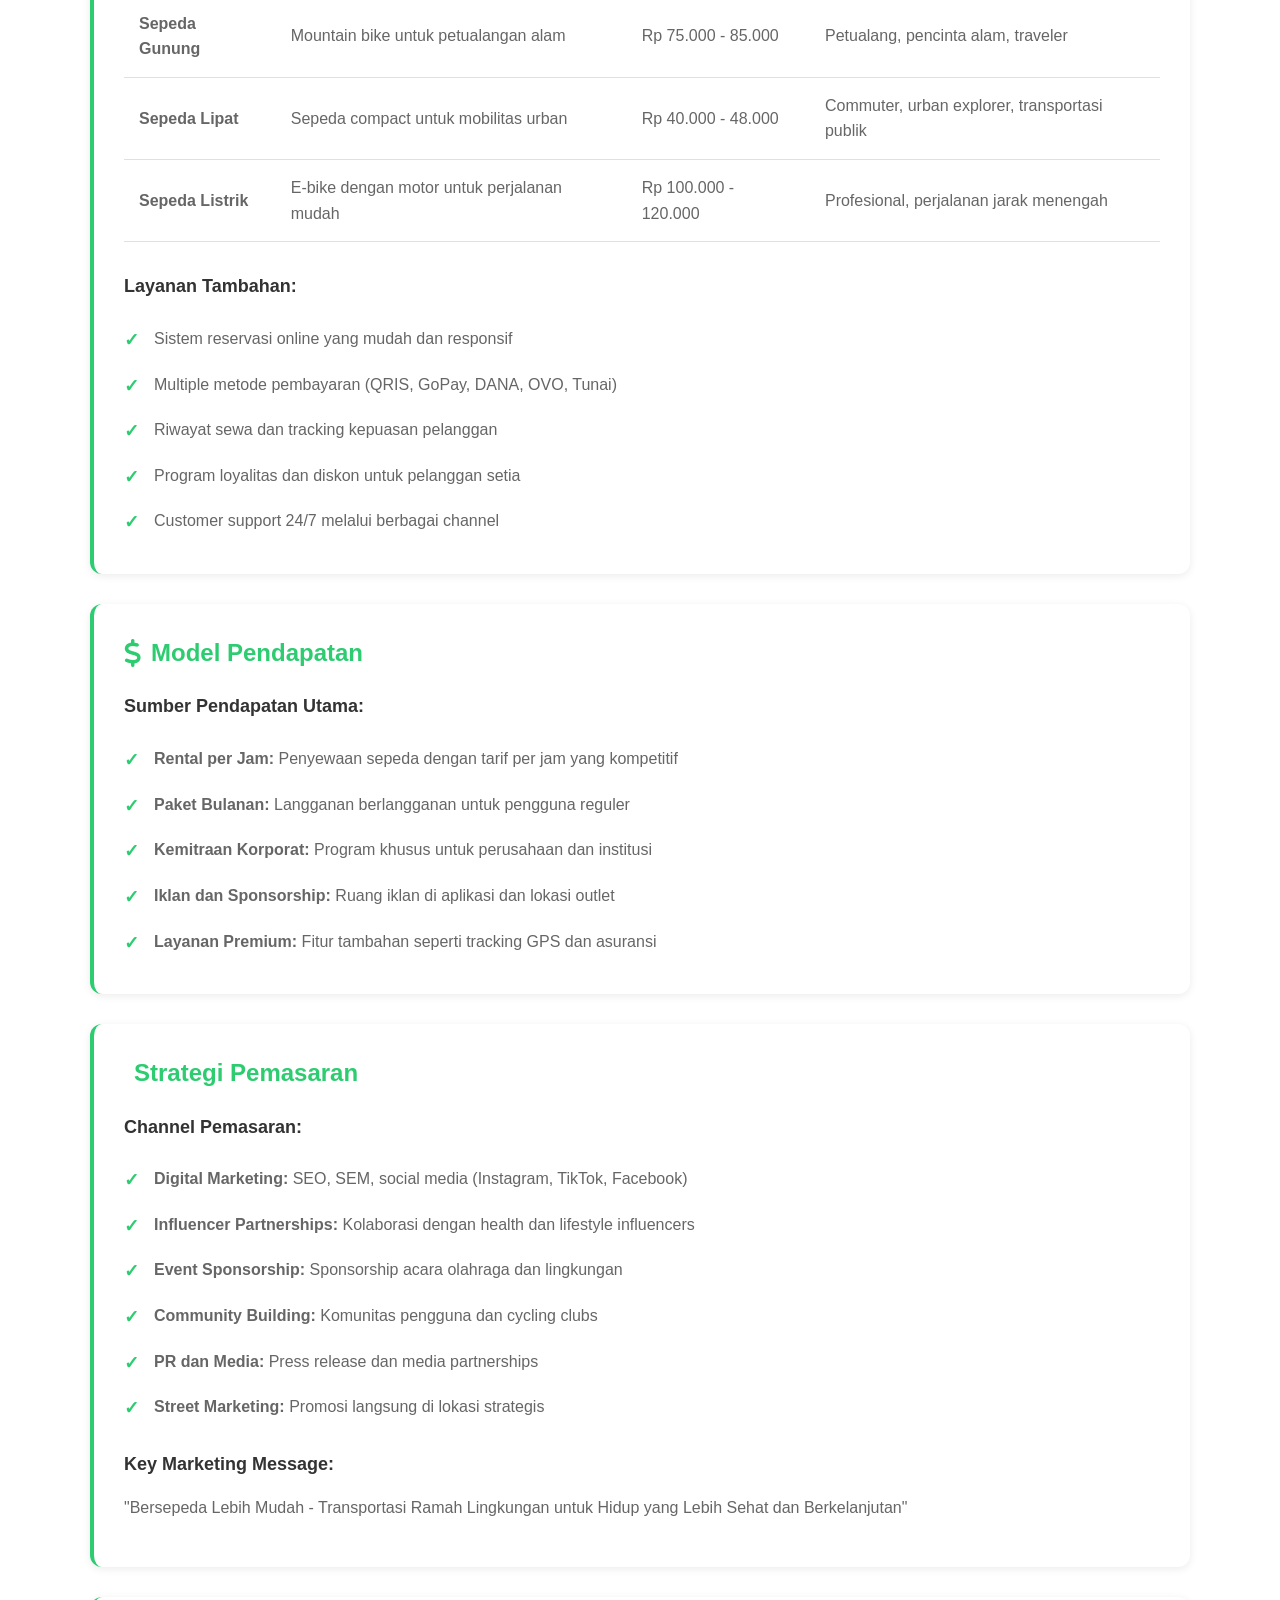
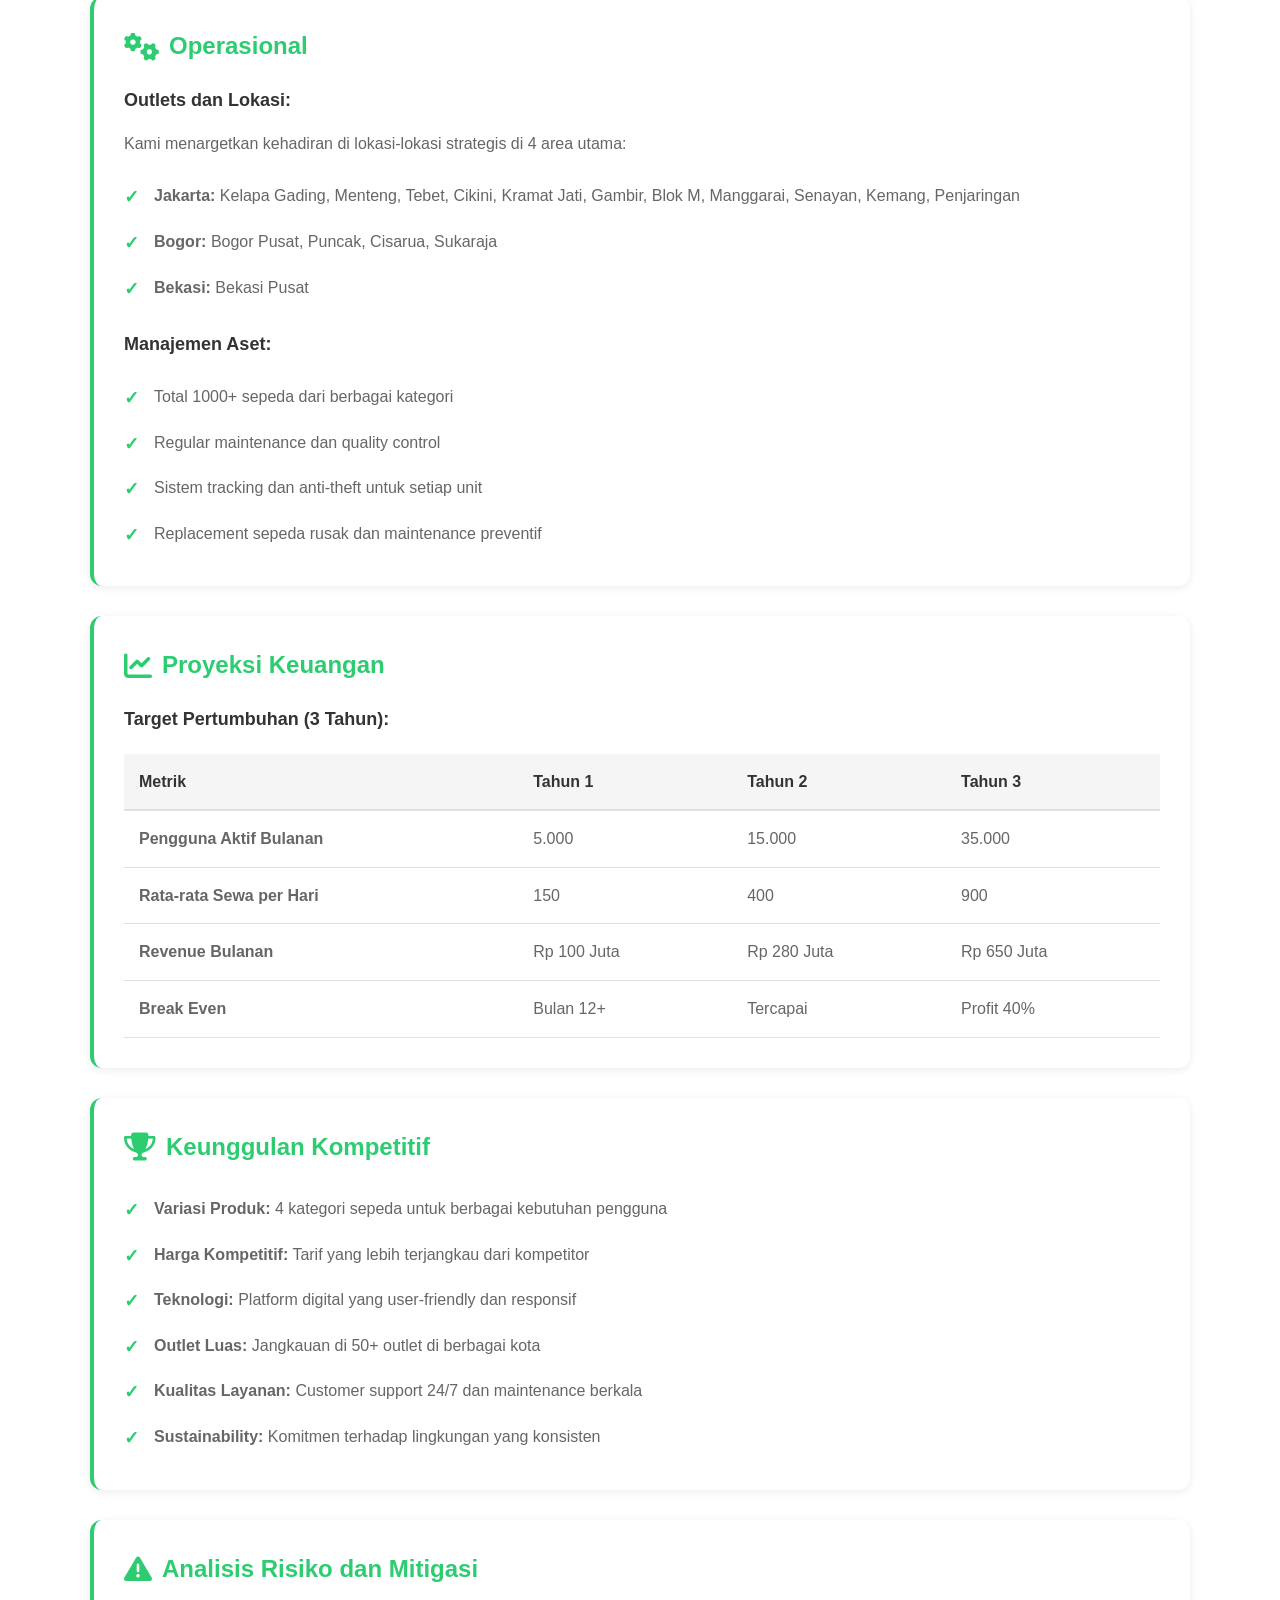
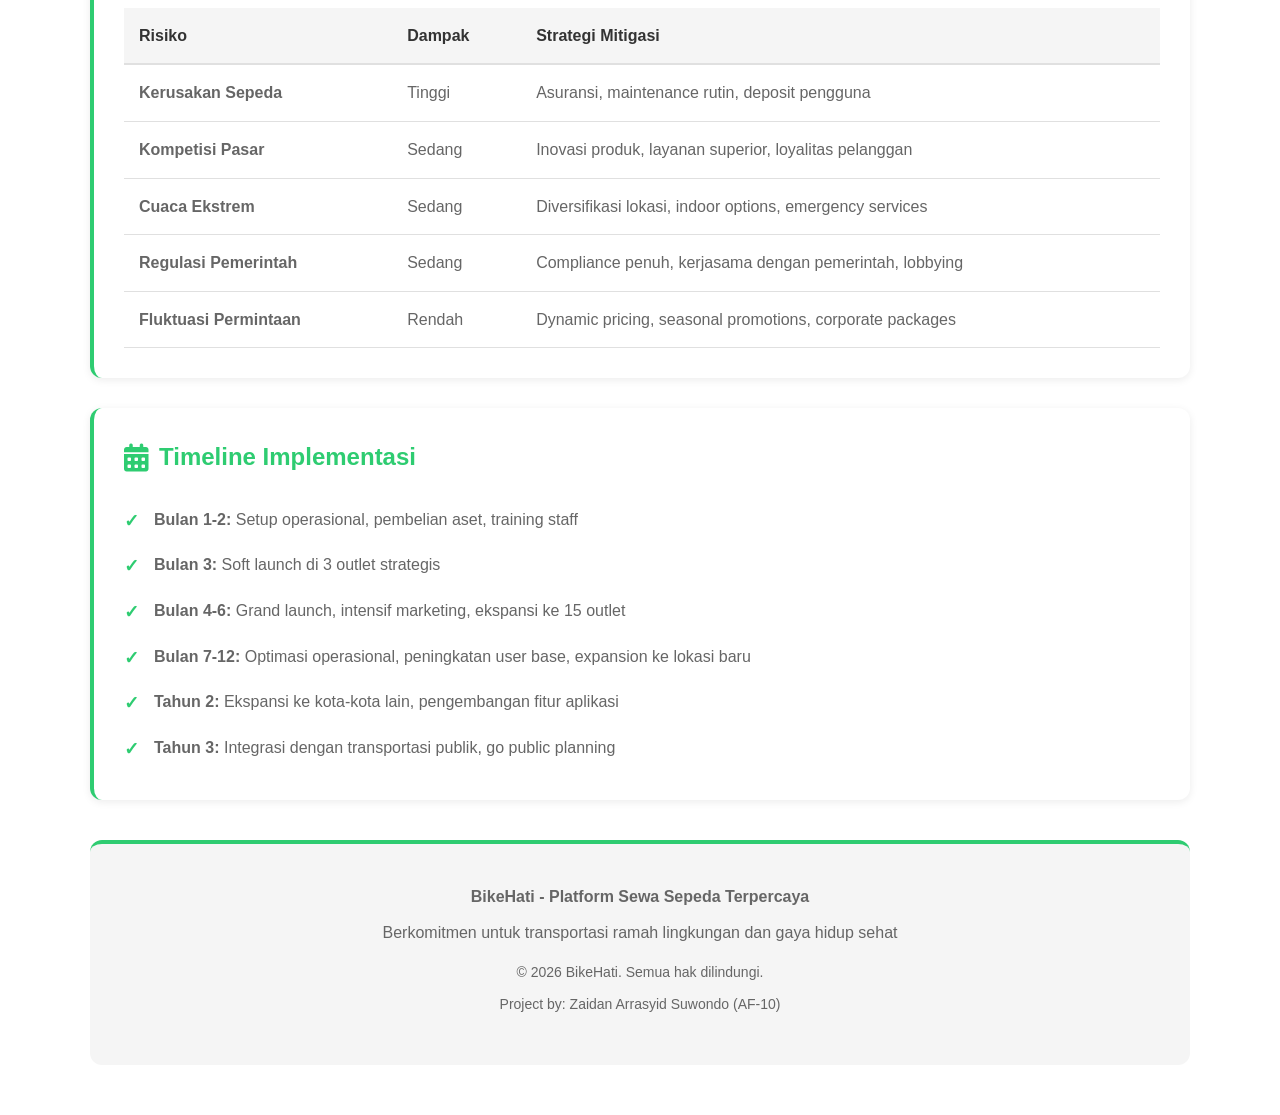
<file: BisnisPedia/BusinessPlan.html>
<!DOCTYPE html>
<html lang="id">
<head>
    <meta charset="UTF-8">
    <meta name="viewport" content="width=device-width, initial-scale=1.0">
    <title>Business Plan - BikeHati</title>
    <link rel="stylesheet" href="https://cdnjs.cloudflare.com/ajax/libs/font-awesome/6.4.0/css/all.min.css">
    <style>
        * {
            margin: 0;
            padding: 0;
            box-sizing: border-box;
        }

        :root {
            --primary-green: #2ecc71;
            --primary-dark: #27ae60;
            --light-gray: #f5f5f5;
            --border-color: #e0e0e0;
            --text-dark: #333;
            --text-light: #666;
            --transition: all 0.3s ease;
        }

        body {
            font-family: 'Segoe UI', Tahoma, Geneva, Verdana, sans-serif;
            background-color: #fff;
            color: var(--text-dark);
            line-height: 1.6;
        }

        /* ============ NAVBAR ============ */
        .navbar {
            position: fixed;
            top: 0;
            width: 100%;
            background: white;
            box-shadow: 0 2px 10px rgba(0, 0, 0, 0.1);
            z-index: 100;
            padding: 16px 0;
        }

        .nav-container {
            max-width: 1200px;
            margin: 0 auto;
            padding: 0 50px;
            display: flex;
            justify-content: space-between;
            align-items: center;
        }

        .logo {
            display: flex;
            align-items: center;
            gap: 10px;
            font-size: 24px;
            font-weight: 700;
            color: var(--primary-green);
            text-decoration: none;
        }

        .logo i {
            font-size: 28px;
        }

        .nav-title {
            font-size: 18px;
            color: var(--text-dark);
            font-weight: 600;
        }

        .nav-right {
            display: flex;
            align-items: center;
            gap: 20px;
        }

        .back-btn {
            background-color: var(--primary-green);
            color: white;
            padding: 10px 20px;
            border-radius: 6px;
            border: none;
            font-weight: 600;
            cursor: pointer;
            display: flex;
            align-items: center;
            gap: 8px;
            transition: var(--transition);
            text-decoration: none;
            font-size: 14px;
        }

        .back-btn:hover {
            background-color: var(--primary-dark);
            transform: translateY(-2px);
            box-shadow: 0 4px 12px rgba(46, 204, 113, 0.3);
        }

        /* ============ MAIN CONTENT ============ */
        .container {
            max-width: 1200px;
            margin: 0 auto;
            padding: 100px 50px 50px 50px;
        }

        .page-header {
            background: linear-gradient(135deg, #f5f5f5 0%, #e8f5e9 100%);
            padding: 40px;
            border-radius: 12px;
            margin-bottom: 40px;
            border-left: 4px solid var(--primary-green);
        }

        .page-header h1 {
            color: var(--primary-green);
            margin-bottom: 10px;
            font-size: 32px;
        }

        .page-header p {
            color: var(--text-light);
            font-size: 16px;
        }

        /* ============ SECTION ============ */
        .section {
            background: white;
            padding: 30px;
            border-radius: 12px;
            margin-bottom: 30px;
            box-shadow: 0 2px 8px rgba(0, 0, 0, 0.08);
            border-left: 4px solid var(--primary-green);
        }

        .section h2 {
            color: var(--primary-green);
            margin-bottom: 20px;
            font-size: 24px;
            display: flex;
            align-items: center;
            gap: 10px;
        }

        .section h2 i {
            font-size: 28px;
        }

        .section h3 {
            color: var(--text-dark);
            margin-top: 20px;
            margin-bottom: 15px;
            font-size: 18px;
        }

        .section p {
            color: var(--text-light);
            margin-bottom: 15px;
            line-height: 1.8;
        }

        .section ul {
            list-style: none;
            padding-left: 0;
        }

        .section li {
            color: var(--text-light);
            padding: 10px 0;
            padding-left: 30px;
            position: relative;
        }

        .section li:before {
            content: "✓";
            position: absolute;
            left: 0;
            color: var(--primary-green);
            font-weight: bold;
            font-size: 18px;
        }

        /* ============ CARDS ============ */
        .card-grid {
            display: grid;
            grid-template-columns: repeat(auto-fit, minmax(250px, 1fr));
            gap: 20px;
            margin-top: 20px;
        }

        .card {
            background: white;
            padding: 25px;
            border-radius: 8px;
            border: 2px solid var(--border-color);
            transition: var(--transition);
        }

        .card:hover {
            border-color: var(--primary-green);
            box-shadow: 0 4px 15px rgba(46, 204, 113, 0.1);
            transform: translateY(-5px);
        }

        .card i {
            font-size: 32px;
            color: var(--primary-green);
            margin-bottom: 15px;
        }

        .card h3 {
            color: var(--text-dark);
            margin-bottom: 10px;
            font-size: 18px;
        }

        .card p {
            color: var(--text-light);
            font-size: 14px;
        }

        /* ============ TABLE ============ */
        .table-responsive {
            overflow-x: auto;
            margin-top: 20px;
        }

        table {
            width: 100%;
            border-collapse: collapse;
        }

        th {
            background-color: var(--light-gray);
            color: var(--text-dark);
            padding: 15px;
            text-align: left;
            font-weight: 600;
            border-bottom: 2px solid var(--border-color);
        }

        td {
            padding: 15px;
            border-bottom: 1px solid var(--border-color);
            color: var(--text-light);
        }

        tr:hover {
            background-color: #fafafa;
        }

        /* ============ FOOTER ============ */
        .footer {
            background-color: var(--light-gray);
            padding: 40px;
            border-radius: 12px;
            margin-top: 40px;
            text-align: center;
            border-top: 4px solid var(--primary-green);
        }

        .footer p {
            color: var(--text-light);
            margin-bottom: 10px;
        }

        .footer-credit {
            color: var(--text-light);
            font-size: 14px;
            margin-top: 15px;
        }

        /* ============ RESPONSIVE ============ */
        @media (max-width: 768px) {
            .nav-container {
                padding: 0 20px;
                flex-wrap: wrap;
                gap: 10px;
            }

            .container {
                padding: 80px 20px 30px 20px;
            }

            .page-header {
                padding: 25px;
            }

            .page-header h1 {
                font-size: 24px;
            }

            .section {
                padding: 20px;
            }

            .card-grid {
                grid-template-columns: 1fr;
            }
        }
    </style>
</head>
<body>
    <!-- Navbar -->
    <nav class="navbar">
        <div class="nav-container">
            <a href="../index.html" class="logo">
                <i class="fas fa-bicycle"></i>
                <span>BikeHati</span>
            </a>
            <span class="nav-title">Business Plan</span>
            <div class="nav-right">
                <a href="../index.html" class="back-btn">
                    <i class="fas fa-arrow-left"></i>
                    Kembali
                </a>
            </div>
        </div>
    </nav>

    <!-- Main Content -->
    <div class="container">
        <!-- Page Header -->
        <div class="page-header">
            <h1><i class="fas fa-file-alt"></i> Business Plan - BikeHati</h1>
            <p>Rencana bisnis menyeluruh untuk platform sewa sepeda modern dengan jangkauan luas dan layanan berkualitas.</p>
        </div>

        <!-- Executive Summary -->
        <div class="section">
            <h2><i class="fas fa-star"></i> Ringkasan Eksekutif</h2>
            <p>BikeHati adalah platform sewa sepeda yang menggabungkan teknologi terkini dengan pelayanan terbaik untuk menyediakan solusi transportasi ramah lingkungan di kota-kota besar. Kami berkomitmen untuk memberikan pengalaman berkendara yang aman, nyaman, dan terjangkau kepada semua lapisan masyarakat.</p>
            <h3>Visi dan Misi:</h3>
            <ul>
                <li><strong>Visi:</strong> Menjadi platform sewa sepeda terpercaya dan terdepan di Indonesia</li>
                <li><strong>Misi:</strong> Menyediakan akses mudah terhadap transportasi ramah lingkungan dengan harga terjangkau</li>
            </ul>
        </div>

        <!-- Target Market -->
        <div class="section">
            <h2><i class="fas fa-bullseye"></i> Pasar Target</h2>
            <div class="card-grid">
                <div class="card">
                    <i class="fas fa-graduation-cap"></i>
                    <h3>Mahasiswa</h3>
                    <p>Mahasiswa mencari transportasi ekonomis dan ramah lingkungan untuk mobilitas di kampus dan kota.</p>
                </div>
                <div class="card">
                    <i class="fas fa-briefcase"></i>
                    <h3>Profesional Muda</h3>
                    <p>Pekerja kantoran yang mencari alternatif transportasi sehat untuk perjalanan singkat ke kantor.</p>
                </div>
                <div class="card">
                    <i class="fas fa-family"></i>
                    <h3>Keluarga</h3>
                    <p>Keluarga yang ingin menghabiskan waktu bersama dengan aktivitas outdoor yang menyehatkan.</p>
                </div>
                <div class="card">
                    <i class="fas fa-backpack"></i>
                    <h3>Wisatawan</h3>
                    <p>Turis yang ingin menjelajahi kota dengan cara yang lebih dekat dan personal dengan komunitas lokal.</p>
                </div>
            </div>
        </div>

        <!-- Products & Services -->
        <div class="section">
            <h2><i class="fas fa-bicycle"></i> Produk dan Layanan</h2>
            <h3>Kategori Sepeda:</h3>
            <div class="table-responsive">
                <table>
                    <thead>
                        <tr>
                            <th>Tipe Sepeda</th>
                            <th>Deskripsi</th>
                            <th>Harga per Jam</th>
                            <th>Target Pengguna</th>
                        </tr>
                    </thead>
                    <tbody>
                        <tr>
                            <td><strong>BMX</strong></td>
                            <td>Sepeda untuk trik dan performa tinggi</td>
                            <td>Rp 50.000 - 60.000</td>
                            <td>Pemuda, atlet, penggemar trik</td>
                        </tr>
                        <tr>
                            <td><strong>Sepeda Gunung</strong></td>
                            <td>Mountain bike untuk petualangan alam</td>
                            <td>Rp 75.000 - 85.000</td>
                            <td>Petualang, pencinta alam, traveler</td>
                        </tr>
                        <tr>
                            <td><strong>Sepeda Lipat</strong></td>
                            <td>Sepeda compact untuk mobilitas urban</td>
                            <td>Rp 40.000 - 48.000</td>
                            <td>Commuter, urban explorer, transportasi publik</td>
                        </tr>
                        <tr>
                            <td><strong>Sepeda Listrik</strong></td>
                            <td>E-bike dengan motor untuk perjalanan mudah</td>
                            <td>Rp 100.000 - 120.000</td>
                            <td>Profesional, perjalanan jarak menengah</td>
                        </tr>
                    </tbody>
                </table>
            </div>

            <h3 style="margin-top: 30px;">Layanan Tambahan:</h3>
            <ul>
                <li>Sistem reservasi online yang mudah dan responsif</li>
                <li>Multiple metode pembayaran (QRIS, GoPay, DANA, OVO, Tunai)</li>
                <li>Riwayat sewa dan tracking kepuasan pelanggan</li>
                <li>Program loyalitas dan diskon untuk pelanggan setia</li>
                <li>Customer support 24/7 melalui berbagai channel</li>
            </ul>
        </div>

        <!-- Revenue Model -->
        <div class="section">
            <h2><i class="fas fa-dollar-sign"></i> Model Pendapatan</h2>
            <h3>Sumber Pendapatan Utama:</h3>
            <ul>
                <li><strong>Rental per Jam:</strong> Penyewaan sepeda dengan tarif per jam yang kompetitif</li>
                <li><strong>Paket Bulanan:</strong> Langganan berlangganan untuk pengguna reguler</li>
                <li><strong>Kemitraan Korporat:</strong> Program khusus untuk perusahaan dan institusi</li>
                <li><strong>Iklan dan Sponsorship:</strong> Ruang iklan di aplikasi dan lokasi outlet</li>
                <li><strong>Layanan Premium:</strong> Fitur tambahan seperti tracking GPS dan asuransi</li>
            </ul>
        </div>

        <!-- Marketing Strategy -->
        <div class="section">
            <h2><i class="fas fa-megaphone"></i> Strategi Pemasaran</h2>
            <h3>Channel Pemasaran:</h3>
            <ul>
                <li><strong>Digital Marketing:</strong> SEO, SEM, social media (Instagram, TikTok, Facebook)</li>
                <li><strong>Influencer Partnerships:</strong> Kolaborasi dengan health dan lifestyle influencers</li>
                <li><strong>Event Sponsorship:</strong> Sponsorship acara olahraga dan lingkungan</li>
                <li><strong>Community Building:</strong> Komunitas pengguna dan cycling clubs</li>
                <li><strong>PR dan Media:</strong> Press release dan media partnerships</li>
                <li><strong>Street Marketing:</strong> Promosi langsung di lokasi strategis</li>
            </ul>

            <h3 style="margin-top: 20px;">Key Marketing Message:</h3>
            <p>"Bersepeda Lebih Mudah - Transportasi Ramah Lingkungan untuk Hidup yang Lebih Sehat dan Berkelanjutan"</p>
        </div>

        <!-- Operations -->
        <div class="section">
            <h2><i class="fas fa-cogs"></i> Operasional</h2>
            <h3>Outlets dan Lokasi:</h3>
            <p>Kami menargetkan kehadiran di lokasi-lokasi strategis di 4 area utama:</p>
            <ul>
                <li><strong>Jakarta:</strong> Kelapa Gading, Menteng, Tebet, Cikini, Kramat Jati, Gambir, Blok M, Manggarai, Senayan, Kemang, Penjaringan</li>
                <li><strong>Bogor:</strong> Bogor Pusat, Puncak, Cisarua, Sukaraja</li>
                <li><strong>Bekasi:</strong> Bekasi Pusat</li>
            </ul>

            <h3 style="margin-top: 20px;">Manajemen Aset:</h3>
            <ul>
                <li>Total 1000+ sepeda dari berbagai kategori</li>
                <li>Regular maintenance dan quality control</li>
                <li>Sistem tracking dan anti-theft untuk setiap unit</li>
                <li>Replacement sepeda rusak dan maintenance preventif</li>
            </ul>
        </div>

        <!-- Financial Projection -->
        <div class="section">
            <h2><i class="fas fa-chart-line"></i> Proyeksi Keuangan</h2>
            <h3>Target Pertumbuhan (3 Tahun):</h3>
            <div class="table-responsive">
                <table>
                    <thead>
                        <tr>
                            <th>Metrik</th>
                            <th>Tahun 1</th>
                            <th>Tahun 2</th>
                            <th>Tahun 3</th>
                        </tr>
                    </thead>
                    <tbody>
                        <tr>
                            <td><strong>Pengguna Aktif Bulanan</strong></td>
                            <td>5.000</td>
                            <td>15.000</td>
                            <td>35.000</td>
                        </tr>
                        <tr>
                            <td><strong>Rata-rata Sewa per Hari</strong></td>
                            <td>150</td>
                            <td>400</td>
                            <td>900</td>
                        </tr>
                        <tr>
                            <td><strong>Revenue Bulanan</strong></td>
                            <td>Rp 100 Juta</td>
                            <td>Rp 280 Juta</td>
                            <td>Rp 650 Juta</td>
                        </tr>
                        <tr>
                            <td><strong>Break Even</strong></td>
                            <td>Bulan 12+</td>
                            <td>Tercapai</td>
                            <td>Profit 40%</td>
                        </tr>
                    </tbody>
                </table>
            </div>
        </div>

        <!-- Competitive Advantage -->
        <div class="section">
            <h2><i class="fas fa-trophy"></i> Keunggulan Kompetitif</h2>
            <ul>
                <li><strong>Variasi Produk:</strong> 4 kategori sepeda untuk berbagai kebutuhan pengguna</li>
                <li><strong>Harga Kompetitif:</strong> Tarif yang lebih terjangkau dari kompetitor</li>
                <li><strong>Teknologi:</strong> Platform digital yang user-friendly dan responsif</li>
                <li><strong>Outlet Luas:</strong> Jangkauan di 50+ outlet di berbagai kota</li>
                <li><strong>Kualitas Layanan:</strong> Customer support 24/7 dan maintenance berkala</li>
                <li><strong>Sustainability:</strong> Komitmen terhadap lingkungan yang konsisten</li>
            </ul>
        </div>

        <!-- Risk Analysis -->
        <div class="section">
            <h2><i class="fas fa-exclamation-triangle"></i> Analisis Risiko dan Mitigasi</h2>
            <div class="table-responsive">
                <table>
                    <thead>
                        <tr>
                            <th>Risiko</th>
                            <th>Dampak</th>
                            <th>Strategi Mitigasi</th>
                        </tr>
                    </thead>
                    <tbody>
                        <tr>
                            <td><strong>Kerusakan Sepeda</strong></td>
                            <td>Tinggi</td>
                            <td>Asuransi, maintenance rutin, deposit pengguna</td>
                        </tr>
                        <tr>
                            <td><strong>Kompetisi Pasar</strong></td>
                            <td>Sedang</td>
                            <td>Inovasi produk, layanan superior, loyalitas pelanggan</td>
                        </tr>
                        <tr>
                            <td><strong>Cuaca Ekstrem</strong></td>
                            <td>Sedang</td>
                            <td>Diversifikasi lokasi, indoor options, emergency services</td>
                        </tr>
                        <tr>
                            <td><strong>Regulasi Pemerintah</strong></td>
                            <td>Sedang</td>
                            <td>Compliance penuh, kerjasama dengan pemerintah, lobbying</td>
                        </tr>
                        <tr>
                            <td><strong>Fluktuasi Permintaan</strong></td>
                            <td>Rendah</td>
                            <td>Dynamic pricing, seasonal promotions, corporate packages</td>
                        </tr>
                    </tbody>
                </table>
            </div>
        </div>

        <!-- Implementation Timeline -->
        <div class="section">
            <h2><i class="fas fa-calendar-alt"></i> Timeline Implementasi</h2>
            <ul>
                <li><strong>Bulan 1-2:</strong> Setup operasional, pembelian aset, training staff</li>
                <li><strong>Bulan 3:</strong> Soft launch di 3 outlet strategis</li>
                <li><strong>Bulan 4-6:</strong> Grand launch, intensif marketing, ekspansi ke 15 outlet</li>
                <li><strong>Bulan 7-12:</strong> Optimasi operasional, peningkatan user base, expansion ke lokasi baru</li>
                <li><strong>Tahun 2:</strong> Ekspansi ke kota-kota lain, pengembangan fitur aplikasi</li>
                <li><strong>Tahun 3:</strong> Integrasi dengan transportasi publik, go public planning</li>
            </ul>
        </div>

        <!-- Footer -->
        <div class="footer">
            <p><strong>BikeHati - Platform Sewa Sepeda Terpercaya</strong></p>
            <p>Berkomitmen untuk transportasi ramah lingkungan dan gaya hidup sehat</p>
            <div class="footer-credit">
                <p>© 2026 BikeHati. Semua hak dilindungi.</p>
                <p>Project by: Zaidan Arrasyid Suwondo (AF-10)</p>
            </div>
        </div>
    </div>

    <script>
        // Navbar background on scroll
        window.addEventListener('scroll', () => {
            const navbar = document.querySelector('.navbar');
            if (window.scrollY > 50) {
                navbar.style.boxShadow = '0 4px 12px rgba(0, 0, 0, 0.15)';
            } else {
                navbar.style.boxShadow = '0 2px 10px rgba(0, 0, 0, 0.1)';
            }
        });
    </script>
</body>
</html>
</file>
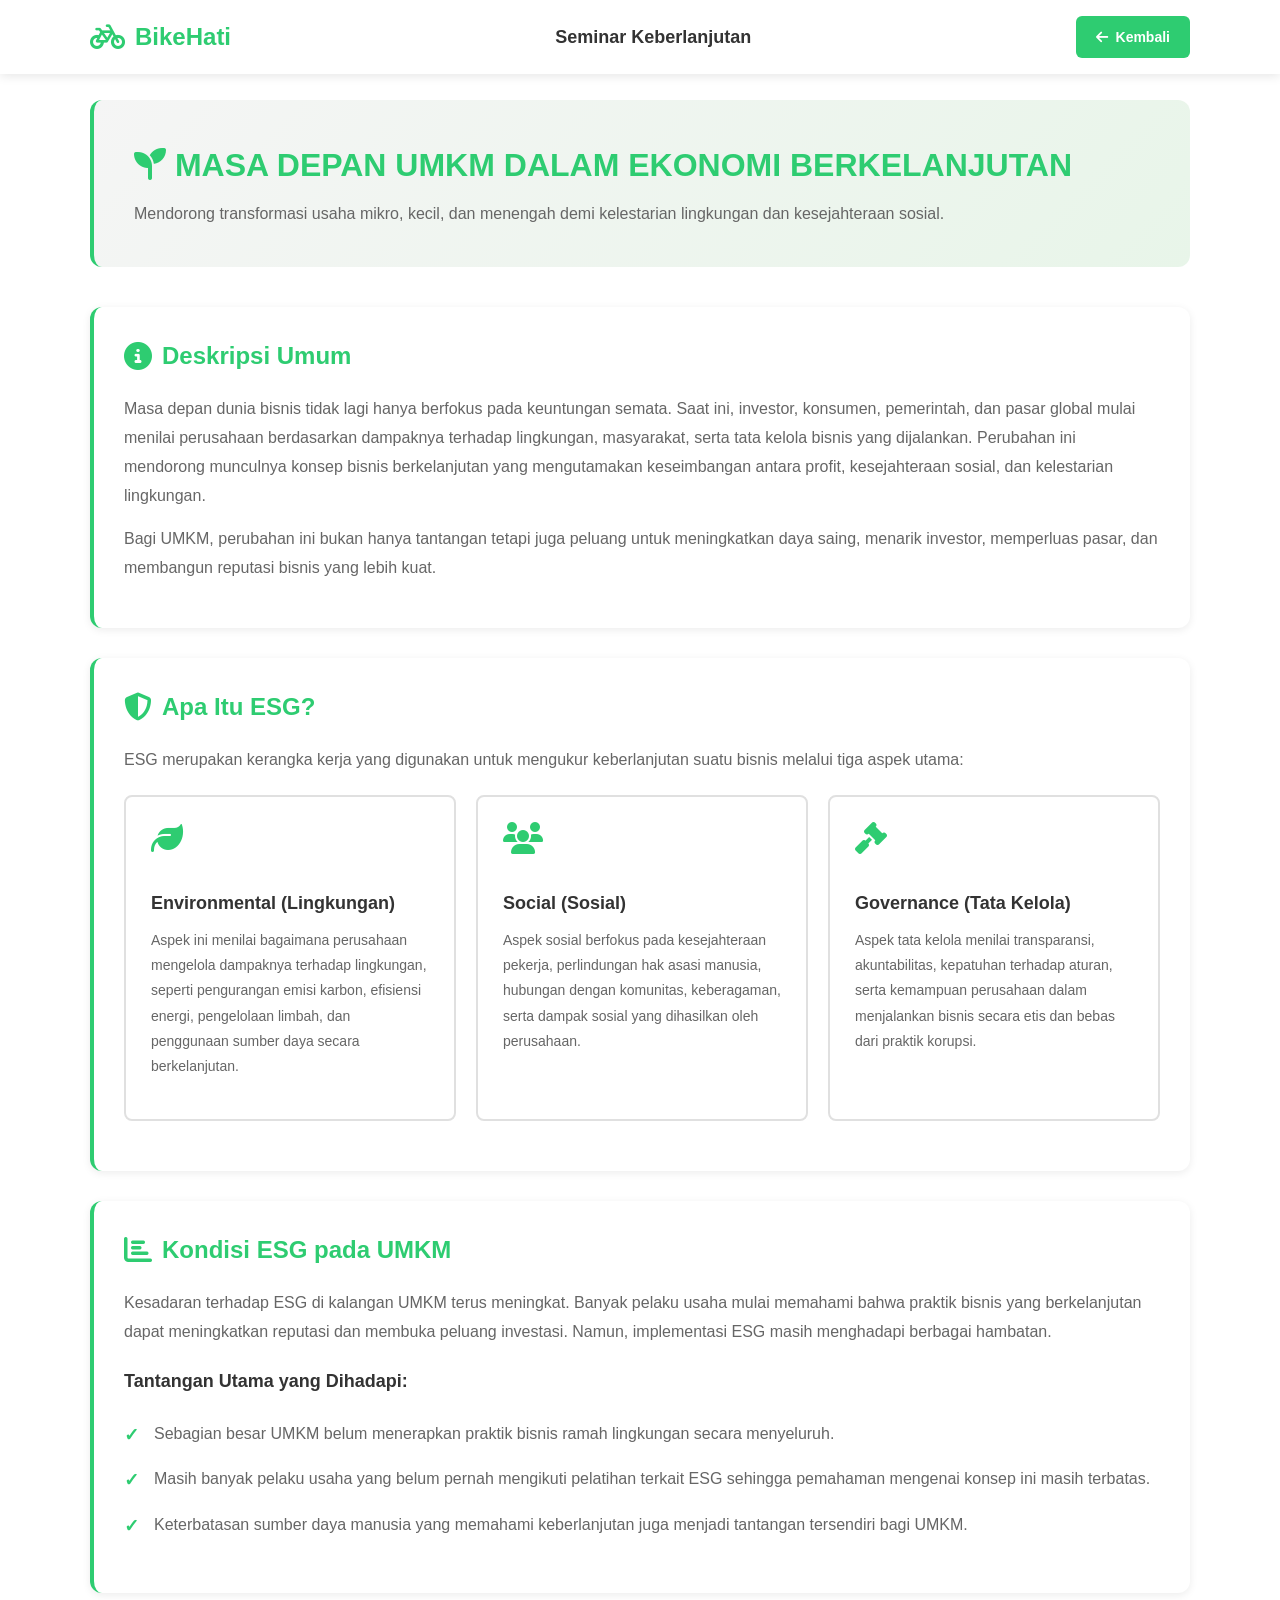
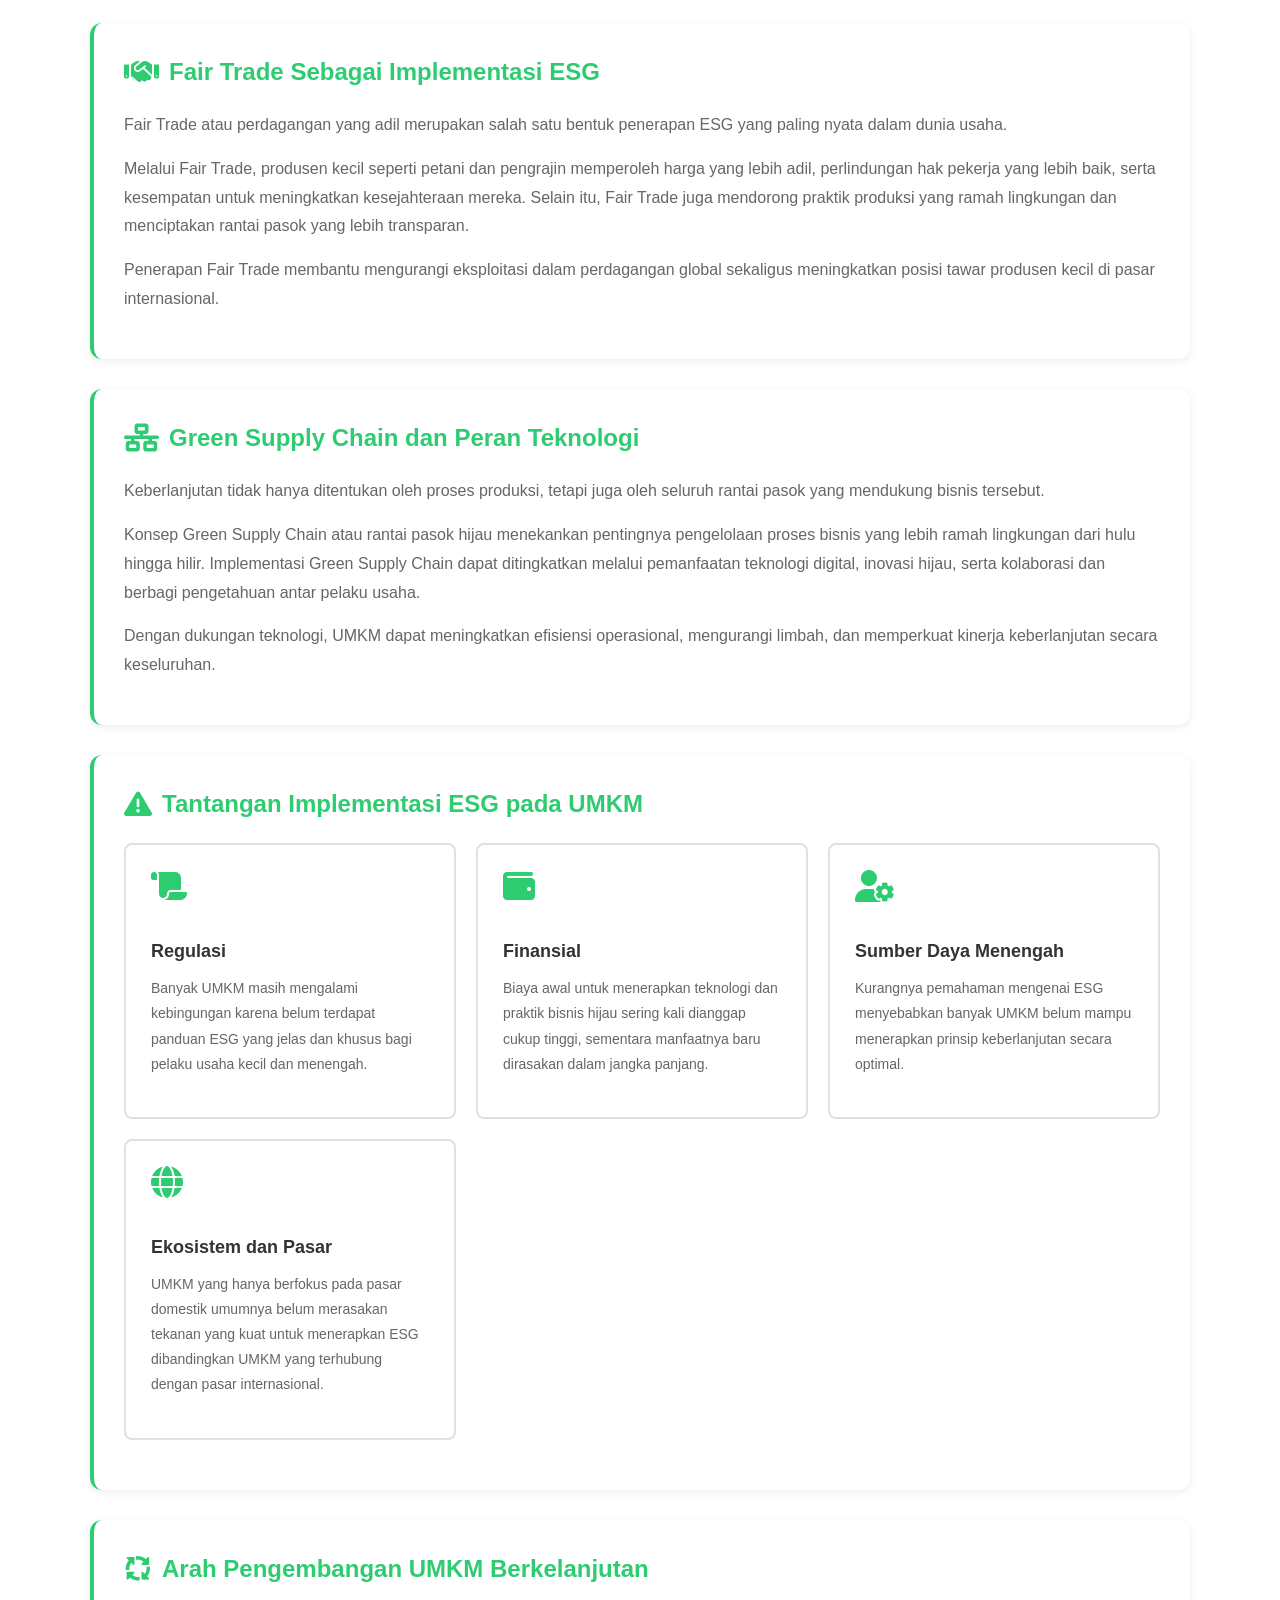
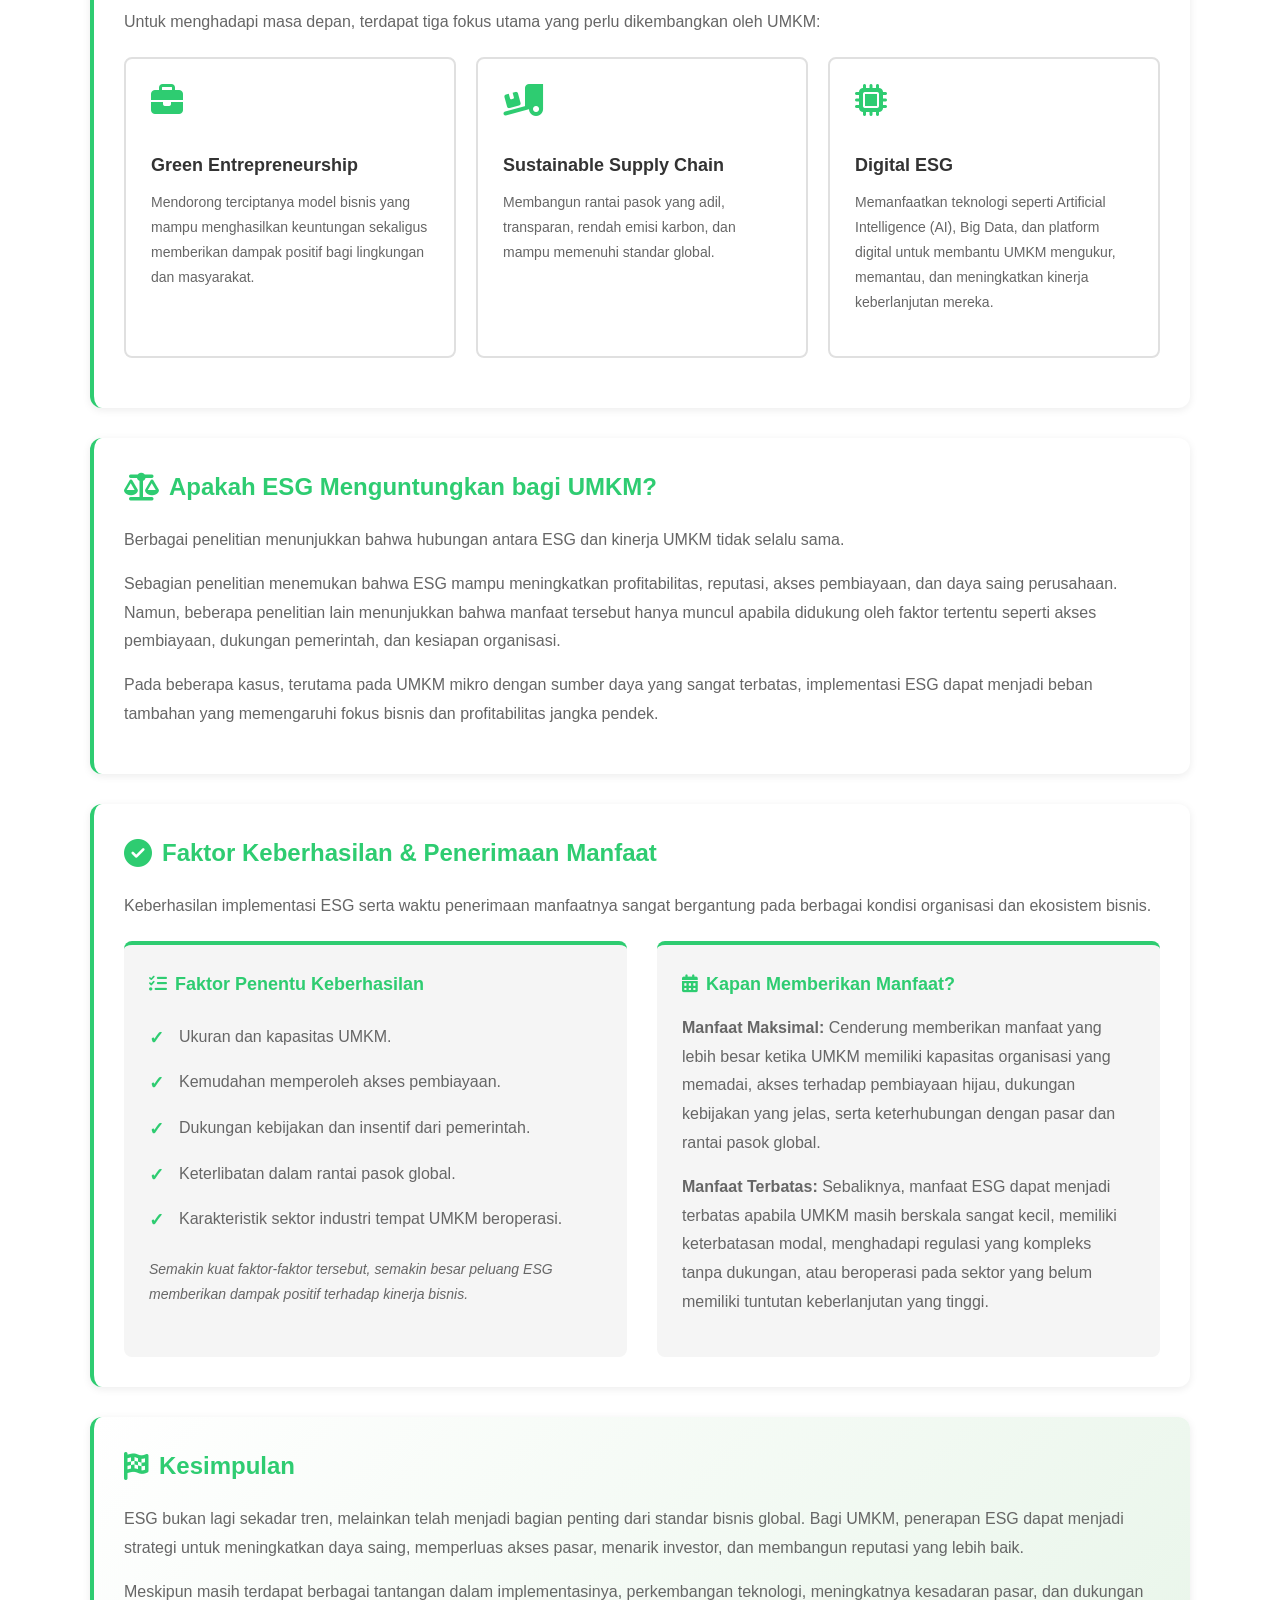
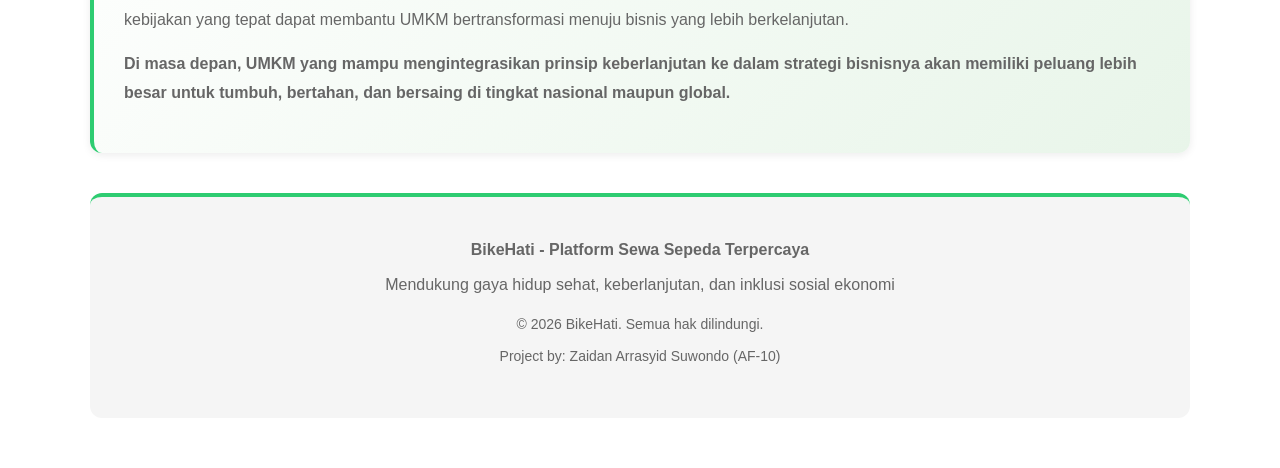
<file: Seminar/seminar.html>
<!DOCTYPE html>
<html lang="id">
<head>
    <meta charset="UTF-8">
    <meta name="viewport" content="width=device-width, initial-scale=1.0">
    <title>Seminar - Masa Depan UMKM dalam Ekonomi Berkelanjutan</title>
    <link rel="stylesheet" href="https://cdnjs.cloudflare.com/ajax/libs/font-awesome/6.4.0/css/all.min.css">
    <style>
        * {
            margin: 0;
            padding: 0;
            box-sizing: border-box;
        }

        :root {
            --primary-green: #2ecc71;
            --primary-dark: #27ae60;
            --light-gray: #f5f5f5;
            --border-color: #e0e0e0;
            --text-dark: #333;
            --text-light: #666;
            --transition: all 0.3s ease;
        }

        body {
            font-family: 'Segoe UI', Tahoma, Geneva, Verdana, sans-serif;
            background-color: #fff;
            color: var(--text-dark);
            line-height: 1.6;
        }

        /* ============ NAVBAR ============ */
        .navbar {
            position: fixed;
            top: 0;
            width: 100%;
            background: white;
            box-shadow: 0 2px 10px rgba(0, 0, 0, 0.1);
            z-index: 100;
            padding: 16px 0;
        }

        .nav-container {
            max-width: 1200px;
            margin: 0 auto;
            padding: 0 50px;
            display: flex;
            justify-content: space-between;
            align-items: center;
        }

        .logo {
            display: flex;
            align-items: center;
            gap: 10px;
            font-size: 24px;
            font-weight: 700;
            color: var(--primary-green);
            text-decoration: none;
        }

        .logo i {
            font-size: 28px;
        }

        .nav-title {
            font-size: 18px;
            color: var(--text-dark);
            font-weight: 600;
        }

        .nav-right {
            display: flex;
            align-items: center;
            gap: 20px;
        }

        .back-btn {
            background-color: var(--primary-green);
            color: white;
            padding: 10px 20px;
            border-radius: 6px;
            border: none;
            font-weight: 600;
            cursor: pointer;
            display: flex;
            align-items: center;
            gap: 8px;
            transition: var(--transition);
            text-decoration: none;
            font-size: 14px;
        }

        .back-btn:hover {
            background-color: var(--primary-dark);
            transform: translateY(-2px);
            box-shadow: 0 4px 12px rgba(46, 204, 113, 0.3);
        }

        /* ============ MAIN CONTENT ============ */
        .container {
            max-width: 1200px;
            margin: 0 auto;
            padding: 100px 50px 50px 50px;
        }

        .page-header {
            background: linear-gradient(135deg, #f5f5f5 0%, #e8f5e9 100%);
            padding: 40px;
            border-radius: 12px;
            margin-bottom: 40px;
            border-left: 4px solid var(--primary-green);
        }

        .page-header h1 {
            color: var(--primary-green);
            margin-bottom: 10px;
            font-size: 32px;
        }

        .page-header p {
            color: var(--text-light);
            font-size: 16px;
        }

        /* ============ SECTION ============ */
        .section {
            background: white;
            padding: 30px;
            border-radius: 12px;
            margin-bottom: 30px;
            box-shadow: 0 2px 8px rgba(0, 0, 0, 0.08);
            border-left: 4px solid var(--primary-green);
        }

        .section h2 {
            color: var(--primary-green);
            margin-bottom: 20px;
            font-size: 24px;
            display: flex;
            align-items: center;
            gap: 10px;
        }

        .section h2 i {
            font-size: 28px;
        }

        .section h3 {
            color: var(--text-dark);
            margin-top: 20px;
            margin-bottom: 15px;
            font-size: 18px;
        }

        .section p {
            color: var(--text-light);
            margin-bottom: 15px;
            line-height: 1.8;
        }

        .section ul {
            list-style: none;
            padding-left: 0;
            margin-bottom: 15px;
        }

        .section li {
            color: var(--text-light);
            padding: 10px 0;
            padding-left: 30px;
            position: relative;
        }

        .section li:before {
            content: "✓";
            position: absolute;
            left: 0;
            color: var(--primary-green);
            font-weight: bold;
            font-size: 18px;
        }

        /* ============ CARDS ============ */
        .card-grid {
            display: grid;
            grid-template-columns: repeat(auto-fit, minmax(280px, 1fr));
            gap: 20px;
            margin-top: 20px;
            margin-bottom: 20px;
        }

        .card {
            background: white;
            padding: 25px;
            border-radius: 8px;
            border: 2px solid var(--border-color);
            transition: var(--transition);
        }

        .card:hover {
            border-color: var(--primary-green);
            box-shadow: 0 4px 15px rgba(46, 204, 113, 0.1);
            transform: translateY(-5px);
        }

        .card i {
            font-size: 32px;
            color: var(--primary-green);
            margin-bottom: 15px;
        }

        .card h3 {
            color: var(--text-dark);
            margin-bottom: 10px;
            font-size: 18px;
        }

        .card p {
            color: var(--text-light);
            font-size: 14px;
        }

        /* ============ TABLE ============ */
        .table-responsive {
            overflow-x: auto;
            margin-top: 20px;
            margin-bottom: 20px;
        }

        table {
            width: 100%;
            border-collapse: collapse;
        }

        th {
            background-color: var(--light-gray);
            color: var(--text-dark);
            padding: 15px;
            text-align: left;
            font-weight: 600;
            border-bottom: 2px solid var(--border-color);
        }

        td {
            padding: 15px;
            border-bottom: 1px solid var(--border-color);
            color: var(--text-light);
        }

        tr:hover {
            background-color: #fafafa;
        }

        /* ============ TWO COLUMN LAYOUT ============ */
        .two-col {
            display: grid;
            grid-template-columns: 1fr 1fr;
            gap: 30px;
            margin-top: 20px;
        }

        @media (max-width: 768px) {
            .two-col {
                grid-template-columns: 1fr;
            }
        }

        .col-box {
            background: var(--light-gray);
            padding: 25px;
            border-radius: 8px;
            border-top: 4px solid var(--primary-green);
        }

        .col-box h3 {
            margin-top: 0;
            color: var(--primary-green);
            margin-bottom: 15px;
            display: flex;
            align-items: center;
            gap: 8px;
        }

        /* ============ FOOTER ============ */
        .footer {
            background-color: var(--light-gray);
            padding: 40px;
            border-radius: 12px;
            margin-top: 40px;
            text-align: center;
            border-top: 4px solid var(--primary-green);
        }

        .footer p {
            color: var(--text-light);
            margin-bottom: 10px;
        }

        .footer-credit {
            color: var(--text-light);
            font-size: 14px;
            margin-top: 15px;
        }

        /* ============ RESPONSIVE ============ */
        @media (max-width: 768px) {
            .nav-container {
                padding: 0 20px;
                flex-wrap: wrap;
                gap: 10px;
            }

            .container {
                padding: 80px 20px 30px 20px;
            }

            .page-header {
                padding: 25px;
            }

            .page-header h1 {
                font-size: 24px;
            }

            .section {
                padding: 20px;
            }

            .card-grid {
                grid-template-columns: 1fr;
            }
        }
    </style>
</head>
<body>
    <!-- Navbar -->
    <nav class="navbar">
        <div class="nav-container">
            <a href="../index.html" class="logo">
                <i class="fas fa-bicycle"></i>
                <span>BikeHati</span>
            </a>
            <span class="nav-title">Seminar Keberlanjutan</span>
            <div class="nav-right">
                <a href="../index.html" class="back-btn">
                    <i class="fas fa-arrow-left"></i>
                    Kembali
                </a>
            </div>
        </div>
    </nav>

    <!-- Main Content -->
    <div class="container">
        <!-- Page Header -->
        <div class="page-header">
            <h1><i class="fas fa-seedling"></i> MASA DEPAN UMKM DALAM EKONOMI BERKELANJUTAN</h1>
            <p>Mendorong transformasi usaha mikro, kecil, dan menengah demi kelestarian lingkungan dan kesejahteraan sosial.</p>
        </div>

        <!-- Deskripsi Umum -->
        <div class="section">
            <h2><i class="fas fa-info-circle"></i> Deskripsi Umum</h2>
            <p>Masa depan dunia bisnis tidak lagi hanya berfokus pada keuntungan semata. Saat ini, investor, konsumen, pemerintah, dan pasar global mulai menilai perusahaan berdasarkan dampaknya terhadap lingkungan, masyarakat, serta tata kelola bisnis yang dijalankan. Perubahan ini mendorong munculnya konsep bisnis berkelanjutan yang mengutamakan keseimbangan antara profit, kesejahteraan sosial, dan kelestarian lingkungan.</p>
            <p>Bagi UMKM, perubahan ini bukan hanya tantangan tetapi juga peluang untuk meningkatkan daya saing, menarik investor, memperluas pasar, dan membangun reputasi bisnis yang lebih kuat.</p>
        </div>

        <!-- Apa Itu ESG -->
        <div class="section">
            <h2><i class="fas fa-shield-halved"></i> Apa Itu ESG?</h2>
            <p>ESG merupakan kerangka kerja yang digunakan untuk mengukur keberlanjutan suatu bisnis melalui tiga aspek utama:</p>
            
            <div class="card-grid">
                <div class="card">
                    <i class="fas fa-leaf"></i>
                    <h3>Environmental (Lingkungan)</h3>
                    <p>Aspek ini menilai bagaimana perusahaan mengelola dampaknya terhadap lingkungan, seperti pengurangan emisi karbon, efisiensi energi, pengelolaan limbah, dan penggunaan sumber daya secara berkelanjutan.</p>
                </div>
                <div class="card">
                    <i class="fas fa-users"></i>
                    <h3>Social (Sosial)</h3>
                    <p>Aspek sosial berfokus pada kesejahteraan pekerja, perlindungan hak asasi manusia, hubungan dengan komunitas, keberagaman, serta dampak sosial yang dihasilkan oleh perusahaan.</p>
                </div>
                <div class="card">
                    <i class="fas fa-gavel"></i>
                    <h3>Governance (Tata Kelola)</h3>
                    <p>Aspek tata kelola menilai transparansi, akuntabilitas, kepatuhan terhadap aturan, serta kemampuan perusahaan dalam menjalankan bisnis secara etis dan bebas dari praktik korupsi.</p>
                </div>
            </div>
        </div>

        <!-- Kondisi ESG pada UMKM -->
        <div class="section">
            <h2><i class="fas fa-chart-bar"></i> Kondisi ESG pada UMKM</h2>
            <p>Kesadaran terhadap ESG di kalangan UMKM terus meningkat. Banyak pelaku usaha mulai memahami bahwa praktik bisnis yang berkelanjutan dapat meningkatkan reputasi dan membuka peluang investasi. Namun, implementasi ESG masih menghadapi berbagai hambatan.</p>
            
            <h3>Tantangan Utama yang Dihadapi:</h3>
            <ul>
                <li>Sebagian besar UMKM belum menerapkan praktik bisnis ramah lingkungan secara menyeluruh.</li>
                <li>Masih banyak pelaku usaha yang belum pernah mengikuti pelatihan terkait ESG sehingga pemahaman mengenai konsep ini masih terbatas.</li>
                <li>Keterbatasan sumber daya manusia yang memahami keberlanjutan juga menjadi tantangan tersendiri bagi UMKM.</li>
            </ul>
        </div>

        <!-- Fair Trade Sebagai Implementasi ESG -->
        <div class="section">
            <h2><i class="fas fa-handshake"></i> Fair Trade Sebagai Implementasi ESG</h2>
            <p>Fair Trade atau perdagangan yang adil merupakan salah satu bentuk penerapan ESG yang paling nyata dalam dunia usaha.</p>
            <p>Melalui Fair Trade, produsen kecil seperti petani dan pengrajin memperoleh harga yang lebih adil, perlindungan hak pekerja yang lebih baik, serta kesempatan untuk meningkatkan kesejahteraan mereka. Selain itu, Fair Trade juga mendorong praktik produksi yang ramah lingkungan dan menciptakan rantai pasok yang lebih transparan.</p>
            <p>Penerapan Fair Trade membantu mengurangi eksploitasi dalam perdagangan global sekaligus meningkatkan posisi tawar produsen kecil di pasar internasional.</p>
        </div>

        <!-- Green Supply Chain dan Peran Teknologi -->
        <div class="section">
            <h2><i class="fas fa-network-wired"></i> Green Supply Chain dan Peran Teknologi</h2>
            <p>Keberlanjutan tidak hanya ditentukan oleh proses produksi, tetapi juga oleh seluruh rantai pasok yang mendukung bisnis tersebut.</p>
            <p>Konsep Green Supply Chain atau rantai pasok hijau menekankan pentingnya pengelolaan proses bisnis yang lebih ramah lingkungan dari hulu hingga hilir. Implementasi Green Supply Chain dapat ditingkatkan melalui pemanfaatan teknologi digital, inovasi hijau, serta kolaborasi dan berbagi pengetahuan antar pelaku usaha.</p>
            <p>Dengan dukungan teknologi, UMKM dapat meningkatkan efisiensi operasional, mengurangi limbah, dan memperkuat kinerja keberlanjutan secara keseluruhan.</p>
        </div>

        <!-- Tantangan Implementasi ESG pada UMKM -->
        <div class="section">
            <h2><i class="fas fa-exclamation-triangle"></i> Tantangan Implementasi ESG pada UMKM</h2>
            <div class="card-grid">
                <div class="card">
                    <i class="fas fa-scroll"></i>
                    <h3>Regulasi</h3>
                    <p>Banyak UMKM masih mengalami kebingungan karena belum terdapat panduan ESG yang jelas dan khusus bagi pelaku usaha kecil dan menengah.</p>
                </div>
                <div class="card">
                    <i class="fas fa-wallet"></i>
                    <h3>Finansial</h3>
                    <p>Biaya awal untuk menerapkan teknologi dan praktik bisnis hijau sering kali dianggap cukup tinggi, sementara manfaatnya baru dirasakan dalam jangka panjang.</p>
                </div>
                <div class="card">
                    <i class="fas fa-user-gear"></i>
                    <h3>Sumber Daya Menengah</h3>
                    <p>Kurangnya pemahaman mengenai ESG menyebabkan banyak UMKM belum mampu menerapkan prinsip keberlanjutan secara optimal.</p>
                </div>
                <div class="card">
                    <i class="fas fa-globe"></i>
                    <h3>Ekosistem dan Pasar</h3>
                    <p>UMKM yang hanya berfokus pada pasar domestik umumnya belum merasakan tekanan yang kuat untuk menerapkan ESG dibandingkan UMKM yang terhubung dengan pasar internasional.</p>
                </div>
            </div>
        </div>

        <!-- Arah Pengembangan UMKM Berkelanjutan -->
        <div class="section">
            <h2><i class="fas fa-arrows-spin"></i> Arah Pengembangan UMKM Berkelanjutan</h2>
            <p>Untuk menghadapi masa depan, terdapat tiga fokus utama yang perlu dikembangkan oleh UMKM:</p>
            
            <div class="card-grid">
                <div class="card">
                    <i class="fas fa-briefcase"></i>
                    <h3>Green Entrepreneurship</h3>
                    <p>Mendorong terciptanya model bisnis yang mampu menghasilkan keuntungan sekaligus memberikan dampak positif bagi lingkungan dan masyarakat.</p>
                </div>
                <div class="card">
                    <i class="fas fa-truck-ramp-box"></i>
                    <h3>Sustainable Supply Chain</h3>
                    <p>Membangun rantai pasok yang adil, transparan, rendah emisi karbon, dan mampu memenuhi standar global.</p>
                </div>
                <div class="card">
                    <i class="fas fa-microchip"></i>
                    <h3>Digital ESG</h3>
                    <p>Memanfaatkan teknologi seperti Artificial Intelligence (AI), Big Data, dan platform digital untuk membantu UMKM mengukur, memantau, dan meningkatkan kinerja keberlanjutan mereka.</p>
                </div>
            </div>
        </div>

        <!-- Apakah ESG Menguntungkan bagi UMKM? -->
        <div class="section">
            <h2><i class="fas fa-scale-balanced"></i> Apakah ESG Menguntungkan bagi UMKM?</h2>
            <p>Berbagai penelitian menunjukkan bahwa hubungan antara ESG dan kinerja UMKM tidak selalu sama.</p>
            <p>Sebagian penelitian menemukan bahwa ESG mampu meningkatkan profitabilitas, reputasi, akses pembiayaan, dan daya saing perusahaan. Namun, beberapa penelitian lain menunjukkan bahwa manfaat tersebut hanya muncul apabila didukung oleh faktor tertentu seperti akses pembiayaan, dukungan pemerintah, dan kesiapan organisasi.</p>
            <p>Pada beberapa kasus, terutama pada UMKM mikro dengan sumber daya yang sangat terbatas, implementasi ESG dapat menjadi beban tambahan yang memengaruhi fokus bisnis dan profitabilitas jangka pendek.</p>
        </div>

        <!-- Faktor Keberhasilan & Manfaat ESG -->
        <div class="section">
            <h2><i class="fas fa-circle-check"></i> Faktor Keberhasilan & Penerimaan Manfaat</h2>
            <p>Keberhasilan implementasi ESG serta waktu penerimaan manfaatnya sangat bergantung pada berbagai kondisi organisasi dan ekosistem bisnis.</p>
            
            <div class="two-col">
                <div class="col-box">
                    <h3><i class="fas fa-list-check"></i> Faktor Penentu Keberhasilan</h3>
                    <ul>
                        <li>Ukuran dan kapasitas UMKM.</li>
                        <li>Kemudahan memperoleh akses pembiayaan.</li>
                        <li>Dukungan kebijakan dan insentif dari pemerintah.</li>
                        <li>Keterlibatan dalam rantai pasok global.</li>
                        <li>Karakteristik sektor industri tempat UMKM beroperasi.</li>
                    </ul>
                    <p style="margin-top: 10px; font-size: 14px; font-style: italic;">Semakin kuat faktor-faktor tersebut, semakin besar peluang ESG memberikan dampak positif terhadap kinerja bisnis.</p>
                </div>
                
                <div class="col-box">
                    <h3><i class="fas fa-calendar-days"></i> Kapan Memberikan Manfaat?</h3>
                    <p><strong>Manfaat Maksimal:</strong> Cenderung memberikan manfaat yang lebih besar ketika UMKM memiliki kapasitas organisasi yang memadai, akses terhadap pembiayaan hijau, dukungan kebijakan yang jelas, serta keterhubungan dengan pasar dan rantai pasok global.</p>
                    <p style="margin-top: 10px;"><strong>Manfaat Terbatas:</strong> Sebaliknya, manfaat ESG dapat menjadi terbatas apabila UMKM masih berskala sangat kecil, memiliki keterbatasan modal, menghadapi regulasi yang kompleks tanpa dukungan, atau beroperasi pada sektor yang belum memiliki tuntutan keberlanjutan yang tinggi.</p>
                </div>
            </div>
        </div>

        <!-- Kesimpulan -->
        <div class="section" style="background: linear-gradient(135deg, #ffffff 0%, #e8f5e9 100%);">
            <h2><i class="fas fa-flag-checkered"></i> Kesimpulan</h2>
            <p>ESG bukan lagi sekadar tren, melainkan telah menjadi bagian penting dari standar bisnis global. Bagi UMKM, penerapan ESG dapat menjadi strategi untuk meningkatkan daya saing, memperluas akses pasar, menarik investor, dan membangun reputasi yang lebih baik.</p>
            <p>Meskipun masih terdapat berbagai tantangan dalam implementasinya, perkembangan teknologi, meningkatnya kesadaran pasar, dan dukungan kebijakan yang tepat dapat membantu UMKM bertransformasi menuju bisnis yang lebih berkelanjutan.</p>
            <p><strong>Di masa depan, UMKM yang mampu mengintegrasikan prinsip keberlanjutan ke dalam strategi bisnisnya akan memiliki peluang lebih besar untuk tumbuh, bertahan, dan bersaing di tingkat nasional maupun global.</strong></p>
        </div>

        <!-- Footer -->
        <div class="footer">
            <p><strong>BikeHati - Platform Sewa Sepeda Terpercaya</strong></p>
            <p>Mendukung gaya hidup sehat, keberlanjutan, dan inklusi sosial ekonomi</p>
            <div class="footer-credit">
                <p>© 2026 BikeHati. Semua hak dilindungi.</p>
                <p>Project by: Zaidan Arrasyid Suwondo (AF-10)</p>
            </div>
        </div>
    </div>

    <script>
        // Navbar background shadow on scroll
        window.addEventListener('scroll', () => {
            const navbar = document.querySelector('.navbar');
            if (window.scrollY > 50) {
                navbar.style.boxShadow = '0 4px 12px rgba(0, 0, 0, 0.15)';
            } else {
                navbar.style.boxShadow = '0 2px 10px rgba(0, 0, 0, 0.1)';
            }
        });
    </script>
</body>
</html>
</file>
<file: home-style.css>
* {
    margin: 0;
    padding: 0;
    box-sizing: border-box;
}

:root {
    --primary-green: #2ecc71;
    --primary-dark: #27ae60;
    --dark-bg: #0a0a0a;
    --light-gray: #f5f5f5;
    --border-color: #e0e0e0;
    --text-dark: #333;
    --text-light: #666;
    --transition: all 0.3s ease;
}

body {
    font-family: 'Segoe UI', Tahoma, Geneva, Verdana, sans-serif;
    background-color: #fff;
    color: var(--text-dark);
    line-height: 1.6;
}

html {
    scroll-behavior: smooth;
}

/* ============ NAVIGATION ============ */
.navbar {
    position: fixed;
    top: 0;
    width: 100%;
    background: white;
    box-shadow: 0 2px 10px rgba(0, 0, 0, 0.1);
    z-index: 100;
    padding: 16px 0;
}

.nav-container {
    max-width: 1200px;
    margin: 0 auto;
    padding: 0 50px;
    display: flex;
    justify-content: space-between;
    align-items: center;
}

.logo {
    display: flex;
    align-items: center;
    gap: 10px;
    font-size: 24px;
    font-weight: 700;
    color: var(--primary-green);
}

.logo i {
    font-size: 28px;
    animation: floatingBike 2.5s ease-in-out infinite;
    display: inline-block;
}

.nav-links {
    display: flex;
    list-style: none;
    gap: 40px;
}

.nav-links a {
    color: var(--text-dark);
    text-decoration: none;
    font-weight: 500;
    transition: var(--transition);
}

.nav-links a:hover {
    color: var(--primary-green);
}

/* ============ NAV BUTTON BISNISPEDIA ============ */
.nav-btn-bisnispedia {
    background-color: var(--primary-green);
    color: white;
    padding: 10px 20px;
    border-radius: 6px;
    border: none;
    font-weight: 600;
    cursor: pointer;
    display: flex;
    align-items: center;
    gap: 8px;
    transition: var(--transition);
    font-size: 14px;
}

.nav-btn-bisnispedia:hover {
    background-color: var(--primary-dark);
    transform: translateY(-2px);
    box-shadow: 0 4px 12px rgba(46, 204, 113, 0.3);
}

/* ============ BISNISPEDIA MODAL ============ */
.bisnispedia-modal {
    display: none;
    position: fixed;
    z-index: 1000;
    left: 0;
    top: 0;
    width: 100%;
    height: 100%;
    background-color: rgba(0, 0, 0, 0.5);
    animation: fadeIn 0.3s ease;
}

.bisnispedia-modal.show {
    display: flex;
    justify-content: center;
    align-items: center;
}

.bisnispedia-modal-content {
    background-color: white;
    padding: 30px 40px;
    border-radius: 12px;
    box-shadow: 0 8px 32px rgba(0, 0, 0, 0.2);
    max-width: 550px;
    width: 90%;
    position: relative;
    animation: slideUp 0.3s ease;
}

.modal-close-btn {
    position: absolute;
    top: 15px;
    right: 20px;
    font-size: 28px;
    border: none;
    background: none;
    cursor: pointer;
    color: #999;
    transition: var(--transition);
}

.modal-close-btn:hover {
    color: var(--text-dark);
}

.bisnispedia-modal-content h2 {
    color: var(--primary-green);
    margin-bottom: 5px;
    font-size: 24px;
}

.bisnispedia-modal-content p {
    color: var(--text-light);
    margin-bottom: 20px;
}

.tugas-mandiri-section {
    width: 100%;
}

.tugas-mandiri-grid {
    display: grid;
    grid-template-columns: repeat(2, 1fr);
    gap: 10px;
    max-height: 250px;
    overflow-y: auto;
    padding-right: 5px;
}

/* Custom scrollbar for tugas-mandiri-grid */
.tugas-mandiri-grid::-webkit-scrollbar {
    width: 6px;
}
.tugas-mandiri-grid::-webkit-scrollbar-track {
    background: #f5f5f5;
    border-radius: 4px;
}
.tugas-mandiri-grid::-webkit-scrollbar-thumb {
    background: var(--primary-green);
    border-radius: 4px;
}
.tugas-mandiri-grid::-webkit-scrollbar-thumb:hover {
    background: var(--primary-dark);
}

.modal-divider {
    border: 0;
    height: 1px;
    background: var(--border-color);
    margin: 20px 0;
}

.bisnispedia-tasks-grid {
    display: grid;
    grid-template-columns: repeat(2, 1fr);
    gap: 12px;
}

.task-btn {
    display: flex;
    align-items: center;
    gap: 12px;
    padding: 16px 20px;
    background-color: #f5f5f5;
    border: 2px solid transparent;
    border-radius: 8px;
    text-decoration: none;
    color: var(--text-dark);
    font-weight: 600;
    transition: var(--transition);
    cursor: pointer;
}

.task-btn:hover {
    background-color: var(--primary-green);
    color: white;
    border-color: var(--primary-dark);
    transform: translateY(-2px);
    box-shadow: 0 4px 10px rgba(46, 204, 113, 0.15);
}

.task-btn.compact {
    padding: 10px 14px;
    font-size: 14px;
    font-weight: 500;
    gap: 8px;
    border-radius: 6px;
}

.task-btn i {
    font-size: 18px;
}

@media (max-width: 580px) {
    .bisnispedia-modal-content {
        padding: 25px 20px;
        max-width: 90vw;
        max-height: 85vh;
        overflow-y: auto;
    }
    .tugas-mandiri-grid {
        grid-template-columns: repeat(3, 1fr);
        max-height: 400px;
        gap: 8px;
    }
    .bisnispedia-tasks-grid {
        grid-template-columns: 1fr;
        gap: 10px;
    }
    .task-btn.compact {
        padding: 8px 10px;
        font-size: 12px;
        gap: 6px;
    }
    .task-btn.compact i {
        font-size: 14px;
    }
}

@keyframes fadeIn {
    from {
        opacity: 0;
    }
    to {
        opacity: 1;
    }
}

@keyframes slideUp {
    from {
        transform: translateY(50px);
        opacity: 0;
    }
    to {
        transform: translateY(0);
        opacity: 1;
    }
}

@keyframes floatingCard {
    0%, 100% {
        transform: translateY(0px);
    }
    50% {
        transform: translateY(-15px);
    }
}

@keyframes floatingBike {
    0%, 100% {
        transform: translateY(0px) rotate(0deg);
    }
    50% {
        transform: translateY(-10px) rotate(5deg);
    }
}

/* ============ HERO SECTION ============ */
.hero {
    min-height: 100vh;
    background: linear-gradient(135deg, #f5f5f5 0%, #e8f5e9 100%);
    display: flex;
    align-items: center;
    justify-content: space-between;
    padding: 100px 50px 50px 50px;
    max-width: 1400px;
    margin: 0 auto;
    gap: 60px;
}

.hero-content {
    flex: 1;
    max-width: 600px;
}

.hero-title {
    font-size: 64px;
    font-weight: 800;
    line-height: 1.2;
    color: var(--text-dark);
    margin-bottom: 30px;
}

.hero-title .highlight {
    color: var(--primary-green);
}

.hero-subtitle {
    font-size: 18px;
    color: var(--text-light);
    margin-bottom: 40px;
    line-height: 1.8;
}

.hero-buttons {
    display: flex;
    gap: 20px;
    flex-wrap: wrap;
}

.btn {
    display: inline-flex;
    align-items: center;
    gap: 10px;
    padding: 16px 32px;
    border-radius: 8px;
    border: none;
    font-size: 16px;
    font-weight: 600;
    cursor: pointer;
    transition: var(--transition);
    text-decoration: none;
}

.btn-primary {
    background-color: var(--primary-green);
    color: white;
}

.btn-primary:hover {
    background-color: var(--primary-dark);
    transform: translateY(-2px);
    box-shadow: 0 8px 16px rgba(46, 204, 113, 0.3);
}

.btn-secondary {
    background-color: white;
    color: var(--primary-green);
    border: 2px solid var(--primary-green);
}

.btn-secondary:hover {
    background-color: var(--primary-green);
    color: white;
}

.btn-large {
    padding: 18px 40px;
    font-size: 18px;
}

.hero-stats {
    flex: 1;
    display: grid;
    grid-template-columns: 1fr;
    gap: 30px;
}

.stat-item {
    background: white;
    padding: 30px;
    border-radius: 12px;
    text-align: center;
    box-shadow: 0 4px 15px rgba(0, 0, 0, 0.08);
    border-left: 4px solid var(--primary-green);
    animation: floatingCard 3s ease-in-out infinite;
    transition: var(--transition);
}

.stat-item:nth-child(1) {
    animation-delay: 0s;
}

.stat-item:nth-child(2) {
    animation-delay: 0.3s;
}

.stat-item:nth-child(3) {
    animation-delay: 0.6s;
}

.stat-item:hover {
    transform: scale(1.05);
    box-shadow: 0 8px 25px rgba(46, 204, 113, 0.2);
}

.stat-number {
    font-size: 48px;
    font-weight: 800;
    color: var(--primary-green);
    margin-bottom: 10px;
}

.stat-label {
    font-size: 16px;
    color: var(--text-light);
    font-weight: 500;
}

/* ============ CONTAINER ============ */
.container {
    max-width: 1200px;
    margin: 0 auto;
    padding: 0 50px;
}

/* ============ TENTANG SECTION ============ */
.tentang {
    padding: 100px 50px;
    background-color: white;
}

.tentang h2 {
    font-size: 48px;
    font-weight: 800;
    text-align: center;
    margin-bottom: 16px;
    color: var(--text-dark);
}

.section-subtitle {
    font-size: 18px;
    text-align: center;
    color: var(--text-light);
    margin-bottom: 60px;
}

.tentang-grid {
    display: grid;
    grid-template-columns: repeat(auto-fit, minmax(300px, 1fr));
    gap: 30px;
}

.tentang-card {
    background: var(--light-gray);
    padding: 40px 30px;
    border-radius: 12px;
    text-align: center;
    transition: var(--transition);
    border-top: 4px solid transparent;
}

.tentang-card:hover {
    transform: translateY(-8px);
    box-shadow: 0 12px 30px rgba(0, 0, 0, 0.1);
    border-top-color: var(--primary-green);
}

.card-icon {
    width: 80px;
    height: 80px;
    background: var(--primary-green);
    border-radius: 50%;
    display: flex;
    align-items: center;
    justify-content: center;
    font-size: 40px;
    color: white;
    margin: 0 auto 20px;
}

.tentang-card h3 {
    font-size: 20px;
    margin-bottom: 16px;
    color: var(--text-dark);
}

.tentang-card p {
    color: var(--text-light);
    line-height: 1.8;
    font-size: 15px;
}

/* ============ FITUR SECTION ============ */
.fitur {
    padding: 100px 50px;
    background: linear-gradient(135deg, #e8f5e9 0%, #f5f5f5 100%);
}

.fitur h2 {
    font-size: 48px;
    font-weight: 800;
    text-align: center;
    margin-bottom: 16px;
    color: var(--text-dark);
}

.fitur-list {
    display: grid;
    grid-template-columns: repeat(auto-fit, minmax(280px, 1fr));
    gap: 40px;
    margin-top: 60px;
}

.fitur-item {
    text-align: center;
    padding: 30px;
}

.fitur-number {
    width: 60px;
    height: 60px;
    background: var(--primary-green);
    color: white;
    border-radius: 50%;
    display: flex;
    align-items: center;
    justify-content: center;
    font-size: 32px;
    font-weight: 800;
    margin: 0 auto 20px;
}

.fitur-item h3 {
    font-size: 20px;
    margin-bottom: 16px;
    color: var(--text-dark);
}

.fitur-item p {
    color: var(--text-light);
    font-size: 15px;
    line-height: 1.8;
}

/* ============ CTA SECTION ============ */
.cta {
    background: linear-gradient(135deg, var(--primary-green) 0%, var(--primary-dark) 100%);
    padding: 80px 50px;
    text-align: center;
    color: white;
}

.cta-content h2 {
    font-size: 48px;
    font-weight: 800;
    margin-bottom: 20px;
}

.cta-content p {
    font-size: 18px;
    margin-bottom: 40px;
    opacity: 0.95;
}

.cta .btn-primary {
    background-color: white;
    color: var(--primary-green);
}

.cta .btn-primary:hover {
    background-color: #f0f0f0;
    box-shadow: 0 8px 20px rgba(0, 0, 0, 0.2);
}

/* ============ FOOTER ============ */
.footer {
    background-color: var(--text-dark);
    color: white;
    padding: 60px 50px 20px;
}

.footer-content {
    max-width: 1200px;
    margin: 0 auto;
    display: grid;
    grid-template-columns: repeat(auto-fit, minmax(250px, 1fr));
    gap: 40px;
    margin-bottom: 40px;
}

.footer-section h3 {
    font-size: 18px;
    margin-bottom: 16px;
    color: var(--primary-green);
}

.footer-section p {
    color: #999;
    font-size: 14px;
    line-height: 1.8;
}

.footer-bottom {
    text-align: center;
    padding-top: 20px;
    border-top: 1px solid #444;
    color: #999;
    font-size: 14px;
}

/* ============ RESPONSIVE ============ */
@media (max-width: 768px) {
    .nav-container {
        padding: 0 20px;
    }

    .nav-links {
        gap: 20px;
        font-size: 14px;
    }

    .hero {
        flex-direction: column;
        padding: 80px 20px 40px;
        text-align: center;
    }

    .hero-title {
        font-size: 42px;
    }

    .hero-subtitle {
        font-size: 16px;
    }

    .hero-buttons {
        justify-content: center;
    }

    .hero-stats {
        grid-template-columns: 1fr;
    }

    .tentang {
        padding: 60px 20px;
    }

    .tentang h2,
    .fitur h2 {
        font-size: 36px;
    }

    .tentang-grid {
        grid-template-columns: 1fr;
    }

    .fitur {
        padding: 60px 20px;
    }

    .cta {
        padding: 60px 20px;
    }

    .cta-content h2 {
        font-size: 36px;
    }

    .cta-content p {
        font-size: 16px;
    }

    .footer-content {
        grid-template-columns: 1fr;
        gap: 30px;
    }
}

@media (max-width: 480px) {
    .navbar {
        padding: 12px 0;
    }

    .nav-container {
        flex-direction: column;
        gap: 15px;
        padding: 0 15px;
    }

    .nav-links {
        flex-direction: column;
        gap: 10px;
        text-align: center;
    }

    .hero {
        padding: 60px 15px 30px;
    }

    .hero-title {
        font-size: 32px;
    }

    .hero-buttons {
        flex-direction: column;
    }

    .btn {
        width: 100%;
        justify-content: center;
    }

    .tentang,
    .fitur {
        padding: 40px 15px;
    }

    .tentang h2,
    .fitur h2,
    .cta-content h2 {
        font-size: 28px;
    }

    .cta {
        padding: 40px 15px;
    }

    .hero-title .highlight,
    .cta-content h2 {
        display: block;
    }
}
</file>
<file: Tugas Mandiri/Tugas Mandiri 13/style.css>
/* ============ CSS STYLING FOR TUGAS MANDIRI 13 ============ */
:root {
    --primary-green: #2ecc71;
    --primary-dark: #27ae60;
    --text-primary: #333333;
    --text-secondary: #666666;
    --bg-main: #f9f9f9;
    --bg-card: #ffffff;
    --sidebar-bg: #ffffff;
    --sidebar-text: #333333;
    --sidebar-active: #27ae60;
    --border-color: #e0e0e0;
    --transition: all 0.3s ease;
}

* {
    margin: 0;
    padding: 0;
    box-sizing: border-box;
}

html {
    scroll-behavior: smooth;
}

body {
    font-family: 'Segoe UI', Tahoma, Geneva, Verdana, sans-serif;
    background-color: var(--bg-main);
    color: var(--text-primary);
    line-height: 1.6;
}

h1, h2, h3, h4, h5, h6 {
    font-family: 'Outfit', sans-serif;
    color: var(--text-primary);
    font-weight: 700;
}

/* ============ APP LAYOUT ============ */
.app-container {
    display: flex;
    min-height: 100vh;
}

/* ============ SIDEBAR ============ */
.sidebar {
    width: 280px;
    background-color: var(--sidebar-bg);
    color: var(--sidebar-text);
    padding: 30px 20px;
    position: fixed;
    height: 100vh;
    left: 0;
    top: 0;
    display: flex;
    flex-direction: column;
    z-index: 10;
    box-shadow: 2px 0 10px rgba(0, 0, 0, 0.05);
    border-right: 1px solid var(--border-color);
}

.sidebar-header {
    margin-bottom: 30px;
}

.back-link {
    display: inline-flex;
    align-items: center;
    gap: 10px;
    color: var(--text-primary);
    text-decoration: none;
    font-size: 14px;
    font-weight: 600;
    transition: var(--transition);
}

.back-link:hover {
    color: var(--primary-green);
    transform: translateX(-3px);
}

.student-profile {
    display: flex;
    align-items: center;
    gap: 15px;
    padding: 15px;
    background: #e8f5e9;
    border-radius: 12px;
    margin-bottom: 30px;
}

.avatar {
    width: 44px;
    height: 44px;
    background: var(--primary-green);
    border-radius: 50%;
    display: flex;
    align-items: center;
    justify-content: center;
    font-size: 20px;
    color: white;
}

.profile-info h4 {
    color: var(--text-primary);
    font-size: 14px;
    margin-bottom: 2px;
    white-space: nowrap;
    overflow: hidden;
    text-overflow: ellipsis;
    max-width: 170px;
}

.profile-info .role {
    font-size: 11px;
    color: var(--primary-dark);
    font-weight: 700;
}

.profile-info .subject {
    font-size: 11px;
    color: var(--text-secondary);
}

.sidebar-menu {
    flex: 1;
}

.menu-label {
    font-size: 11px;
    text-transform: uppercase;
    letter-spacing: 1px;
    color: var(--text-secondary);
    margin-bottom: 15px;
    font-weight: 600;
}

.sidebar-menu ul {
    list-style: none;
}

.sidebar-menu li {
    margin-bottom: 8px;
}

.menu-item {
    display: flex;
    align-items: center;
    gap: 12px;
    color: var(--text-secondary);
    text-decoration: none;
    padding: 12px 15px;
    border-radius: 8px;
    font-size: 14px;
    font-weight: 500;
    transition: var(--transition);
}

.menu-item i {
    font-size: 16px;
    width: 20px;
    text-align: center;
}

.menu-item:hover, .menu-item.active {
    color: var(--primary-dark);
    background: #e8f5e9;
}

.menu-item.active {
    border-left: 3px solid var(--primary-green);
    border-radius: 0 8px 8px 0;
    background: #e8f5e9;
    color: var(--primary-dark);
    font-weight: 600;
}

.sidebar-footer {
    font-size: 12px;
    color: var(--text-secondary);
    text-align: center;
    border-top: 1px solid var(--border-color);
    padding-top: 15px;
}

/* ============ MAIN CONTENT ============ */
.main-content {
    margin-left: 280px;
    flex: 1;
    padding: 40px;
    max-width: 1000px;
}

/* Top Bar */
.top-bar {
    display: flex;
    justify-content: space-between;
    align-items: center;
    padding-bottom: 20px;
    border-bottom: 1px solid var(--border-color);
    margin-bottom: 30px;
}

.breadcrumb {
    display: flex;
    align-items: center;
    gap: 8px;
    font-size: 13px;
    color: var(--text-secondary);
}

.breadcrumb .current {
    color: var(--text-primary);
    font-weight: 600;
}

.breadcrumb i {
    font-size: 10px;
}

.theme-badge {
    display: flex;
    align-items: center;
    gap: 8px;
    background-color: white;
    padding: 6px 12px;
    border-radius: 20px;
    font-size: 12px;
    font-weight: 600;
    box-shadow: 0 1px 3px rgba(0, 0, 0, 0.05);
    border: 1px solid var(--border-color);
}

.theme-badge i {
    font-size: 14px;
}

.text-green {
    color: var(--primary-green);
}

/* Document Hero */
.doc-hero {
    background: linear-gradient(135deg, var(--primary-green) 0%, var(--primary-dark) 100%);
    color: white;
    padding: 40px;
    border-radius: 16px;
    margin-bottom: 40px;
    box-shadow: 0 10px 25px rgba(46, 204, 113, 0.15);
}

.doc-hero-badge {
    background: white;
    color: var(--primary-dark);
    padding: 4px 12px;
    border-radius: 20px;
    font-size: 11px;
    font-weight: 700;
    letter-spacing: 1px;
    display: inline-block;
    margin-bottom: 20px;
}

.doc-title {
    color: white;
    font-size: 32px;
    line-height: 1.3;
    margin-bottom: 15px;
}

.doc-subtitle {
    color: white;
    opacity: 0.9;
    font-size: 16px;
    margin-bottom: 30px;
    max-width: 800px;
}

/* Meta Cards Grid */
.meta-cards-grid {
    display: grid;
    grid-template-columns: repeat(auto-fit, minmax(200px, 1fr));
    gap: 15px;
}

.meta-card {
    background: rgba(255, 255, 255, 0.2);
    border: 1px solid rgba(255, 255, 255, 0.3);
    border-radius: 10px;
    padding: 15px;
    display: flex;
    align-items: center;
    gap: 12px;
}

.meta-card .card-icon {
    width: 40px;
    height: 40px;
    border-radius: 8px;
    display: flex;
    align-items: center;
    justify-content: center;
    font-size: 18px;
    background: rgba(255, 255, 255, 0.25);
    color: white;
}

.card-details {
    display: flex;
    flex-direction: column;
}

.card-label {
    font-size: 10px;
    letter-spacing: 0.5px;
    color: white;
    opacity: 0.85;
    font-weight: 600;
}

.card-value {
    font-size: 13px;
    font-weight: 700;
    color: white;
}

/* ============ DOCUMENT SECTIONS ============ */
.doc-section {
    background: var(--bg-card);
    border-radius: 16px;
    padding: 35px;
    margin-bottom: 30px;
    box-shadow: 0 1px 3px rgba(0, 0, 0, 0.02), 0 10px 30px rgba(0, 0, 0, 0.02);
    border: 1px solid var(--border-color);
}

.section-header {
    display: flex;
    align-items: center;
    gap: 15px;
    margin-bottom: 25px;
    border-bottom: 2px solid var(--border-color);
    padding-bottom: 12px;
}

.section-num {
    background: #e8f5e9;
    color: var(--primary-dark);
    width: 32px;
    height: 32px;
    border-radius: 8px;
    display: flex;
    align-items: center;
    justify-content: center;
    font-family: 'Outfit', sans-serif;
    font-weight: 700;
    font-size: 14px;
}

.section-header h2 {
    font-size: 22px;
    color: var(--text-primary);
}

.section-body p {
    color: var(--text-primary);
    margin-bottom: 20px;
    font-size: 15px;
    text-align: justify;
}

.section-body p:last-child {
    margin-bottom: 0;
}

/* Callout Box */
.callout-box {
    background-color: #e8f5e9;
    border-left: 4px solid var(--primary-green);
    padding: 20px;
    border-radius: 0 12px 12px 0;
    display: flex;
    gap: 15px;
    margin: 25px 0;
}

.callout-icon {
    font-size: 20px;
    color: var(--primary-dark);
}

.callout-text {
    font-size: 14px;
    color: #1b5e20;
    line-height: 1.6;
}

.callout-text strong {
    display: block;
    margin-bottom: 4px;
    font-weight: 700;
}

/* Lists */
.list-styled {
    margin-bottom: 20px;
    padding-left: 20px;
}

.list-styled li {
    margin-bottom: 8px;
    font-size: 14px;
    color: var(--text-secondary);
}

.list-styled li strong {
    color: var(--text-primary);
}

.numbered-list {
    margin-bottom: 20px;
    padding-left: 20px;
}

.numbered-list li {
    margin-bottom: 8px;
    font-size: 14px;
    color: var(--text-secondary);
}

.numbered-list li::marker {
    color: var(--primary-green);
    font-weight: 700;
}

/* ============ IDENTITY CARDS GRID ============ */
.identity-grid {
    display: grid;
    grid-template-columns: repeat(auto-fit, minmax(280px, 1fr));
    gap: 20px;
    margin-top: 25px;
}

.identity-card {
    background: var(--bg-main);
    border: 1px solid var(--border-color);
    border-radius: 12px;
    padding: 20px;
    transition: var(--transition);
}

.identity-card:hover {
    transform: translateY(-3px);
    border-color: var(--primary-green);
    box-shadow: 0 4px 12px rgba(46, 204, 113, 0.1);
}

.identity-card h4 {
    font-size: 15px;
    margin-bottom: 12px;
    color: var(--primary-dark);
    display: flex;
    align-items: center;
    gap: 8px;
}

.identity-card h4 i {
    font-size: 16px;
}

.identity-card p {
    font-size: 13px;
    color: var(--text-secondary);
    line-height: 1.6;
    margin: 0;
}

.identity-card a {
    color: var(--primary-dark);
    text-decoration: none;
    word-break: break-all;
}

.identity-card a:hover {
    text-decoration: underline;
}

/* ============ INTERACTIVE TABS ============ */
.interactive-tabs-container {
    background: var(--bg-main);
    border: 1px solid var(--border-color);
    border-radius: 12px;
    margin: 25px 0;
    overflow: hidden;
}

.tab-headers {
    display: flex;
    overflow-x: auto;
    border-bottom: 1px solid var(--border-color);
    background: #eeeeee;
}

.tab-btn {
    flex: 1;
    min-width: 120px;
    padding: 15px;
    border: none;
    background: transparent;
    cursor: pointer;
    font-family: 'Outfit', sans-serif;
    font-weight: 600;
    font-size: 13px;
    color: var(--text-secondary);
    display: flex;
    align-items: center;
    justify-content: center;
    gap: 8px;
    transition: var(--transition);
    white-space: nowrap;
}

.tab-btn:hover {
    color: var(--text-primary);
    background: rgba(255, 255, 255, 0.5);
}

.tab-btn.active {
    color: var(--primary-dark);
    background: white;
    box-shadow: 0 -2px 0 var(--primary-green) inset;
}

.tab-contents {
    padding: 25px;
    background: white;
}

.tab-pane {
    display: none;
}

.tab-pane.active {
    display: block;
    animation: fadeIn 0.4s ease;
}

.tab-pane h3 {
    font-size: 18px;
    margin-bottom: 15px;
    color: var(--text-primary);
}

.tab-pane p {
    font-size: 14px;
    color: var(--text-secondary);
}

/* ============ ACCESSIBILITY GRID ============ */
.accessibility-grid {
    display: grid;
    grid-template-columns: repeat(auto-fit, minmax(300px, 1fr));
    gap: 25px;
    margin: 25px 0;
}

.access-card {
    background: var(--bg-main);
    border: 1px solid var(--border-color);
    border-radius: 12px;
    padding: 25px;
    transition: var(--transition);
}

.access-card:hover {
    transform: translateY(-3px);
    border-color: var(--primary-green);
    box-shadow: 0 4px 12px rgba(46, 204, 113, 0.1);
}

.access-icon {
    width: 50px;
    height: 50px;
    background: var(--primary-green);
    border-radius: 12px;
    display: flex;
    align-items: center;
    justify-content: center;
    font-size: 22px;
    color: white;
    margin-bottom: 15px;
}

.access-card h4 {
    font-size: 16px;
    margin-bottom: 12px;
    color: var(--text-primary);
}

.access-card p {
    font-size: 13px;
    color: var(--text-secondary);
    margin-bottom: 10px;
    line-height: 1.6;
}

.access-card p strong {
    color: var(--text-primary);
}

.access-note {
    background: #fffbeb;
    border-left: 3px solid #f1c40f;
    padding: 10px 12px;
    border-radius: 0 8px 8px 0;
    font-size: 12px;
    color: #78350f;
    margin-top: 15px;
}

.access-note i {
    margin-right: 5px;
}

/* ============ ACCESSIBILITY SUMMARY ============ */
.accessibility-summary {
    background: var(--bg-main);
    border: 1px solid var(--border-color);
    border-radius: 12px;
    padding: 25px;
    margin-top: 30px;
}

.accessibility-summary h4 {
    font-size: 16px;
    margin-bottom: 20px;
    color: var(--text-primary);
    display: flex;
    align-items: center;
    gap: 8px;
}

.rating-bars {
    display: flex;
    flex-direction: column;
    gap: 15px;
    margin-bottom: 20px;
}

.rating-item {
    display: flex;
    align-items: center;
    gap: 15px;
}

.rating-label {
    width: 180px;
    font-size: 13px;
    color: var(--text-secondary);
    font-weight: 500;
}

.rating-track {
    flex: 1;
    background-color: #cbd5e1;
    height: 8px;
    border-radius: 4px;
    overflow: hidden;
}

.rating-fill {
    background-color: var(--primary-green);
    height: 100%;
    border-radius: 4px;
    box-shadow: 0 2px 4px rgba(46, 204, 113, 0.2);
    transition: width 0.6s ease;
}

.rating-value {
    width: 45px;
    font-size: 13px;
    font-weight: 700;
    color: var(--primary-dark);
    text-align: right;
}

.summary-text {
    font-size: 14px;
    color: var(--text-secondary);
    line-height: 1.6;
    background: white;
    padding: 15px;
    border-radius: 8px;
    border-left: 4px solid var(--primary-green);
}

.summary-text strong {
    color: var(--text-primary);
}

/* ============ STRENGTHS & WEAKNESSES GRID ============ */
.strengths-weaknesses-grid {
    display: grid;
    grid-template-columns: repeat(2, 1fr);
    gap: 25px;
    margin: 25px 0;
}

.sw-column h3 {
    font-size: 16px;
    margin-bottom: 20px;
    display: flex;
    align-items: center;
    gap: 8px;
}

.strength-col h3 { color: #27ae60; }
.weakness-col h3 { color: #e74c3c; }

.sw-card {
    background: var(--bg-main);
    border: 1px solid var(--border-color);
    border-radius: 12px;
    padding: 20px;
    margin-bottom: 15px;
    transition: var(--transition);
}

.sw-card:hover {
    transform: translateY(-2px);
    box-shadow: 0 4px 10px rgba(0, 0, 0, 0.03);
}

.strength-col .sw-card { border-left: 4px solid #2ecc71; }
.weakness-col .sw-card { border-left: 4px solid #e74c3c; }

.sw-card h5 {
    font-size: 14px;
    margin-bottom: 8px;
    color: var(--text-primary);
}

.sw-card p {
    font-size: 12.5px;
    color: var(--text-secondary);
    margin: 0;
    line-height: 1.5;
}

/* ============ DIVIDER ============ */
.divider-dashed {
    border-top: 1px dashed var(--border-color);
    margin: 30px 0;
}

/* ============ PRIORITY LIST ============ */
.priority-list {
    display: flex;
    flex-direction: column;
    gap: 15px;
    margin-top: 20px;
}

.priority-item {
    background: var(--bg-main);
    border: 1px solid var(--border-color);
    border-radius: 12px;
    padding: 20px;
    position: relative;
    transition: var(--transition);
}

.priority-item:hover {
    transform: translateY(-2px);
    box-shadow: 0 4px 10px rgba(0, 0, 0, 0.03);
}

.priority-item.high { border-left: 4px solid #e74c3c; }
.priority-item.medium { border-left: 4px solid #f1c40f; }
.priority-item.low { border-left: 4px solid #3498db; }

.priority-badge {
    position: absolute;
    top: 15px;
    right: 15px;
    background: var(--primary-green);
    color: white;
    padding: 4px 10px;
    border-radius: 6px;
    font-size: 10px;
    font-weight: 700;
    letter-spacing: 0.5px;
}

.priority-item.high .priority-badge { background: #e74c3c; }
.priority-item.medium .priority-badge { background: #f1c40f; }
.priority-item.low .priority-badge { background: #3498db; }

.priority-item h4 {
    font-size: 15px;
    margin-bottom: 10px;
    color: var(--text-primary);
    padding-right: 80px;
}

.priority-item p {
    font-size: 13px;
    color: var(--text-secondary);
    margin: 0;
    line-height: 1.6;
}

/* ============ BIBLIOGRAPHY (DAFTAR PUSTAKA) ============ */
.pustaka-note {
    font-size: 13px;
    color: var(--text-secondary);
    background: #eeeeee;
    padding: 10px 15px;
    border-radius: 8px;
    margin-bottom: 20px !important;
    display: inline-flex;
    align-items: center;
    gap: 8px;
}

.pustaka-list {
    list-style: none;
}

.pustaka-list li {
    font-size: 14px;
    color: var(--text-primary);
    margin-bottom: 15px;
    padding-left: 20px;
    text-indent: -20px;
    line-height: 1.6;
}

.pustaka-list li a {
    color: var(--primary-dark);
    text-decoration: none;
    word-break: break-all;
}

.pustaka-list li a:hover {
    text-decoration: underline;
}

/* Animations */
@keyframes fadeIn {
    from { opacity: 0; transform: translateY(8px); }
    to { opacity: 1; transform: translateY(0); }
}

/* ============ RESPONSIVE BREAKPOINTS ============ */
@media (max-width: 992px) {
    .sidebar {
        width: 100%;
        height: auto;
        position: relative;
        box-shadow: none;
        padding: 20px;
        border-right: none;
        border-bottom: 1px solid var(--border-color);
    }
    
    .app-container {
        flex-direction: column;
    }

    .main-content {
        margin-left: 0;
        padding: 20px;
    }

    .doc-hero {
        padding: 25px;
    }

    .doc-title {
        font-size: 26px;
    }

    .strengths-weaknesses-grid {
        grid-template-columns: 1fr;
    }

    .accessibility-grid {
        grid-template-columns: 1fr;
    }
}

@media (max-width: 576px) {
    .top-bar {
        flex-direction: column;
        align-items: flex-start;
        gap: 12px;
    }

    .meta-cards-grid {
        grid-template-columns: 1fr;
    }

    .doc-section {
        padding: 20px;
    }

    .tab-btn {
        padding: 12px 8px;
        font-size: 12px;
    }

    .tab-contents {
        padding: 15px;
    }

    .identity-grid {
        grid-template-columns: 1fr;
    }

    .rating-item {
        flex-direction: column;
        align-items: flex-start;
        gap: 5px;
    }

    .rating-label {
        width: 100%;
    }

    .rating-value {
        width: 100%;
        text-align: left;
    }
}
</file>
<file: Tugas Mandiri/Tugas Mandiri 14/style.css>
/* ============ CSS STYLING FOR TUGAS MANDIRI 14 ============ */
:root {
    --primary-green: #2ecc71;
    --primary-dark: #27ae60;
    --text-primary: #333333;
    --text-secondary: #666666;
    --bg-main: #f9f9f9;
    --bg-card: #ffffff;
    --sidebar-bg: #ffffff;
    --sidebar-text: #333333;
    --sidebar-active: #27ae60;
    --border-color: #e0e0e0;
    --transition: all 0.3s ease;
}

* {
    margin: 0;
    padding: 0;
    box-sizing: border-box;
}

html {
    scroll-behavior: smooth;
}

body {
    font-family: 'Segoe UI', Tahoma, Geneva, Verdana, sans-serif;
    background-color: var(--bg-main);
    color: var(--text-primary);
    line-height: 1.6;
}

h1, h2, h3, h4, h5, h6 {
    font-family: 'Outfit', sans-serif;
    color: var(--text-primary);
    font-weight: 700;
}

/* ============ APP LAYOUT ============ */
.app-container {
    display: flex;
    min-height: 100vh;
}

/* ============ SIDEBAR ============ */
.sidebar {
    width: 280px;
    background-color: var(--sidebar-bg);
    color: var(--sidebar-text);
    padding: 30px 20px;
    position: fixed;
    height: 100vh;
    left: 0;
    top: 0;
    display: flex;
    flex-direction: column;
    z-index: 10;
    box-shadow: 2px 0 10px rgba(0, 0, 0, 0.05);
    border-right: 1px solid var(--border-color);
}

.sidebar-header {
    margin-bottom: 30px;
}

.back-link {
    display: inline-flex;
    align-items: center;
    gap: 10px;
    color: var(--text-primary);
    text-decoration: none;
    font-size: 14px;
    font-weight: 600;
    transition: var(--transition);
}

.back-link:hover {
    color: var(--primary-green);
    transform: translateX(-3px);
}

.student-profile {
    display: flex;
    align-items: center;
    gap: 15px;
    padding: 15px;
    background: #e8f5e9;
    border-radius: 12px;
    margin-bottom: 30px;
}

.avatar {
    width: 44px;
    height: 44px;
    background: var(--primary-green);
    border-radius: 50%;
    display: flex;
    align-items: center;
    justify-content: center;
    font-size: 20px;
    color: white;
}

.profile-info h4 {
    color: var(--text-primary);
    font-size: 14px;
    margin-bottom: 2px;
    white-space: nowrap;
    overflow: hidden;
    text-overflow: ellipsis;
    max-width: 170px;
}

.profile-info .role {
    font-size: 11px;
    color: var(--primary-dark);
    font-weight: 700;
}

.profile-info .subject {
    font-size: 11px;
    color: var(--text-secondary);
}

.sidebar-menu {
    flex: 1;
}

.menu-label {
    font-size: 11px;
    text-transform: uppercase;
    letter-spacing: 1px;
    color: var(--text-secondary);
    margin-bottom: 15px;
    font-weight: 600;
}

.sidebar-menu ul {
    list-style: none;
}

.sidebar-menu li {
    margin-bottom: 8px;
}

.menu-item {
    display: flex;
    align-items: center;
    gap: 12px;
    color: var(--text-secondary);
    text-decoration: none;
    padding: 12px 15px;
    border-radius: 8px;
    font-size: 14px;
    font-weight: 500;
    transition: var(--transition);
}

.menu-item i {
    font-size: 16px;
    width: 20px;
    text-align: center;
}

.menu-item:hover, .menu-item.active {
    color: var(--primary-dark);
    background: #e8f5e9;
}

.menu-item.active {
    border-left: 3px solid var(--primary-green);
    border-radius: 0 8px 8px 0;
    background: #e8f5e9;
    color: var(--primary-dark);
    font-weight: 600;
}

.sidebar-footer {
    font-size: 12px;
    color: var(--text-secondary);
    text-align: center;
    border-top: 1px solid var(--border-color);
    padding-top: 15px;
}

/* ============ MAIN CONTENT ============ */
.main-content {
    margin-left: 280px;
    flex: 1;
    padding: 40px;
    max-width: 1000px;
}

/* Top Bar */
.top-bar {
    display: flex;
    justify-content: space-between;
    align-items: center;
    padding-bottom: 20px;
    border-bottom: 1px solid var(--border-color);
    margin-bottom: 30px;
}

.breadcrumb {
    display: flex;
    align-items: center;
    gap: 8px;
    font-size: 13px;
    color: var(--text-secondary);
}

.breadcrumb .current {
    color: var(--text-primary);
    font-weight: 600;
}

.breadcrumb i {
    font-size: 10px;
}

.theme-badge {
    display: flex;
    align-items: center;
    gap: 8px;
    background-color: white;
    padding: 6px 12px;
    border-radius: 20px;
    font-size: 12px;
    font-weight: 600;
    box-shadow: 0 1px 3px rgba(0, 0, 0, 0.05);
    border: 1px solid var(--border-color);
}

.theme-badge i {
    font-size: 14px;
}

.text-green {
    color: var(--primary-green);
}

/* Document Hero */
.doc-hero {
    background: linear-gradient(135deg, var(--primary-green) 0%, var(--primary-dark) 100%);
    color: white;
    padding: 40px;
    border-radius: 16px;
    margin-bottom: 40px;
    box-shadow: 0 10px 25px rgba(46, 204, 113, 0.15);
}

.doc-hero-badge {
    background: white;
    color: var(--primary-dark);
    padding: 4px 12px;
    border-radius: 20px;
    font-size: 11px;
    font-weight: 700;
    letter-spacing: 1px;
    display: inline-block;
    margin-bottom: 20px;
}

.doc-title {
    color: white;
    font-size: 32px;
    line-height: 1.3;
    margin-bottom: 15px;
}

.doc-subtitle {
    color: white;
    opacity: 0.9;
    font-size: 16px;
    margin-bottom: 30px;
    max-width: 800px;
}

/* Meta Cards Grid */
.meta-cards-grid {
    display: grid;
    grid-template-columns: repeat(auto-fit, minmax(200px, 1fr));
    gap: 15px;
}

.meta-card {
    background: rgba(255, 255, 255, 0.2);
    border: 1px solid rgba(255, 255, 255, 0.3);
    border-radius: 10px;
    padding: 15px;
    display: flex;
    align-items: center;
    gap: 12px;
}

.meta-card .card-icon {
    width: 40px;
    height: 40px;
    border-radius: 8px;
    display: flex;
    align-items: center;
    justify-content: center;
    font-size: 18px;
    background: rgba(255, 255, 255, 0.25);
    color: white;
}

.card-details {
    display: flex;
    flex-direction: column;
}

.card-label {
    font-size: 10px;
    letter-spacing: 0.5px;
    color: white;
    opacity: 0.85;
    font-weight: 600;
}

.card-value {
    font-size: 13px;
    font-weight: 700;
    color: white;
}

/* ============ DOCUMENT SECTIONS ============ */
.doc-section {
    background: var(--bg-card);
    border-radius: 16px;
    padding: 35px;
    margin-bottom: 30px;
    box-shadow: 0 1px 3px rgba(0, 0, 0, 0.02), 0 10px 30px rgba(0, 0, 0, 0.02);
    border: 1px solid var(--border-color);
}

.section-header {
    display: flex;
    align-items: center;
    gap: 15px;
    margin-bottom: 25px;
    border-bottom: 2px solid var(--border-color);
    padding-bottom: 12px;
}

.section-num {
    background: #e8f5e9;
    color: var(--primary-dark);
    width: 32px;
    height: 32px;
    border-radius: 8px;
    display: flex;
    align-items: center;
    justify-content: center;
    font-family: 'Outfit', sans-serif;
    font-weight: 700;
    font-size: 14px;
}

.section-header h2 {
    font-size: 22px;
    color: var(--text-primary);
}

.section-body p {
    color: var(--text-primary);
    margin-bottom: 20px;
    font-size: 15px;
    text-align: justify;
}

.section-body p:last-child {
    margin-bottom: 0;
}

/* Callout Box */
.callout-box {
    background-color: #e8f5e9;
    border-left: 4px solid var(--primary-green);
    padding: 20px;
    border-radius: 0 12px 12px 0;
    display: flex;
    gap: 15px;
    margin: 25px 0;
}

.callout-icon {
    font-size: 20px;
    color: var(--primary-dark);
}

.callout-text {
    font-size: 14px;
    color: #1b5e20;
    line-height: 1.6;
}

.callout-text strong {
    display: block;
    margin-bottom: 4px;
    font-weight: 700;
}

/* Lists */
.list-styled {
    margin-bottom: 20px;
    padding-left: 20px;
}

.list-styled li {
    margin-bottom: 8px;
    font-size: 14px;
    color: var(--text-secondary);
}

.list-styled li strong {
    color: var(--text-primary);
}

/* ============ TIMELINE ============ */
.timeline-container {
    margin: 30px 0;
}

.timeline-container h4 {
    font-size: 16px;
    margin-bottom: 20px;
    color: var(--text-primary);
    display: flex;
    align-items: center;
    gap: 8px;
}

.timeline-grid {
    display: grid;
    grid-template-columns: repeat(auto-fit, minmax(220px, 1fr));
    gap: 20px;
}

.timeline-card {
    background: var(--bg-main);
    border: 1px solid var(--border-color);
    border-radius: 12px;
    padding: 20px;
    position: relative;
    transition: var(--transition);
}

.timeline-card:hover {
    transform: translateY(-3px);
    box-shadow: 0 4px 12px rgba(46, 204, 113, 0.1);
}

.timeline-card.highlight {
    border: 2px solid var(--primary-green);
    background: #f0fdf4;
}

.timeline-year {
    font-size: 24px;
    font-weight: 800;
    color: var(--primary-green);
    margin-bottom: 10px;
}

.timeline-card.highlight .timeline-year {
    font-size: 28px;
}

.timeline-content h5 {
    font-size: 14px;
    margin-bottom: 8px;
    color: var(--text-primary);
}

.timeline-content p {
    font-size: 12px;
    color: var(--text-secondary);
    margin: 0;
    line-height: 1.5;
}

/* ============ INDICATORS GRID ============ */
.indicators-grid {
    display: grid;
    grid-template-columns: repeat(auto-fit, minmax(280px, 1fr));
    gap: 15px;
    margin-top: 25px;
}

.indicator-item {
    background: var(--bg-main);
    border: 1px solid var(--border-color);
    border-radius: 10px;
    padding: 15px;
    display: flex;
    align-items: flex-start;
    gap: 12px;
    transition: var(--transition);
}

.indicator-item:hover {
    border-color: var(--primary-green);
}

.indicator-icon {
    width: 40px;
    height: 40px;
    background: var(--primary-green);
    border-radius: 8px;
    display: flex;
    align-items: center;
    justify-content: center;
    font-size: 18px;
    color: white;
    flex-shrink: 0;
}

.indicator-text {
    font-size: 13px;
    color: var(--text-secondary);
    line-height: 1.4;
}

.indicator-text strong {
    color: var(--text-primary);
    display: block;
    margin-bottom: 4px;
}

/* ============ INTERACTIVE TABS ============ */
.interactive-tabs-container {
    background: var(--bg-main);
    border: 1px solid var(--border-color);
    border-radius: 12px;
    margin: 25px 0;
    overflow: hidden;
}

.tab-headers {
    display: flex;
    overflow-x: auto;
    border-bottom: 1px solid var(--border-color);
    background: #eeeeee;
}

.tab-btn {
    flex: 1;
    min-width: 140px;
    padding: 15px;
    border: none;
    background: transparent;
    cursor: pointer;
    font-family: 'Outfit', sans-serif;
    font-weight: 600;
    font-size: 13px;
    color: var(--text-secondary);
    display: flex;
    align-items: center;
    justify-content: center;
    gap: 8px;
    transition: var(--transition);
    white-space: nowrap;
}

.tab-btn:hover {
    color: var(--text-primary);
    background: rgba(255, 255, 255, 0.5);
}

.tab-btn.active {
    color: var(--primary-dark);
    background: white;
    box-shadow: 0 -2px 0 var(--primary-green) inset;
}

.tab-contents {
    padding: 25px;
    background: white;
}

.tab-pane {
    display: none;
}

.tab-pane.active {
    display: block;
    animation: fadeIn 0.4s ease;
}

.tab-pane h3 {
    font-size: 18px;
    margin-bottom: 15px;
    color: var(--text-primary);
}

.tab-pane p {
    font-size: 14px;
    color: var(--text-secondary);
}

.tech-impact {
    background: #e8f5e9;
    border-left: 3px solid var(--primary-green);
    padding: 12px 15px;
    border-radius: 0 8px 8px 0;
    margin-top: 15px;
    font-size: 13px;
    color: #1b5e20;
}

.tech-impact strong {
    color: var(--primary-dark);
}

/* ============ CHART VISUALIZATION ============ */
.chart-container {
    background: var(--bg-main);
    border: 1px solid var(--border-color);
    border-radius: 12px;
    padding: 25px;
    margin: 25px 0;
}

.chart-container h4 {
    font-size: 16px;
    margin-bottom: 20px;
    color: var(--text-primary);
    display: flex;
    align-items: center;
    gap: 8px;
}

.chart-wrapper {
    margin-top: 20px;
}

.chart-legend {
    display: flex;
    gap: 20px;
    margin-bottom: 20px;
    justify-content: center;
}

.legend-item {
    display: flex;
    align-items: center;
    gap: 8px;
    font-size: 13px;
    color: var(--text-secondary);
}

.legend-color {
    width: 16px;
    height: 16px;
    border-radius: 4px;
}

.chart-bars {
    display: flex;
    gap: 15px;
    justify-content: center;
    flex-wrap: wrap;
}

.chart-bar-group {
    display: flex;
    flex-direction: column;
    align-items: center;
    min-width: 60px;
}

.chart-bar-group.highlight {
    transform: scale(1.05);
}

.chart-year {
    font-size: 12px;
    font-weight: 700;
    color: var(--text-primary);
    margin-bottom: 8px;
}

.bar-container {
    display: flex;
    gap: 4px;
    align-items: flex-end;
    height: 200px;
    background: #f5f5f5;
    border-radius: 4px;
    padding: 8px;
    width: 50px;
}

.bar {
    width: 20px;
    border-radius: 4px 4px 0 0;
    transition: height 0.6s ease;
    position: relative;
}

.bar-stores {
    background: var(--primary-green);
}

.bar-funding {
    background: #3498db;
}

.bar-labels {
    display: flex;
    gap: 4px;
    width: 50px;
    margin-top: 5px;
}

.label-stores, .label-funding {
    font-size: 10px;
    color: var(--text-secondary);
    text-align: center;
    flex: 1;
}

/* ============ FUNDING BREAKDOWN ============ */
.funding-breakdown {
    margin: 30px 0;
}

.funding-breakdown h4 {
    font-size: 16px;
    margin-bottom: 20px;
    color: var(--text-primary);
    display: flex;
    align-items: center;
    gap: 8px;
}

.funding-grid {
    display: grid;
    grid-template-columns: repeat(auto-fit, minmax(180px, 1fr));
    gap: 15px;
}

.funding-card {
    background: var(--bg-main);
    border: 1px solid var(--border-color);
    border-radius: 10px;
    padding: 20px;
    text-align: center;
    transition: var(--transition);
}

.funding-card:hover {
    transform: translateY(-3px);
    border-color: var(--primary-green);
}

.funding-card.highlight {
    border: 2px solid var(--primary-green);
    background: #f0fdf4;
}

.funding-round {
    font-size: 11px;
    color: var(--text-secondary);
    font-weight: 600;
    margin-bottom: 8px;
}

.funding-amount {
    font-size: 24px;
    font-weight: 800;
    color: var(--primary-green);
    margin-bottom: 8px;
}

.funding-source {
    font-size: 12px;
    color: var(--text-secondary);
    margin-bottom: 4px;
}

.funding-year {
    font-size: 11px;
    color: var(--text-secondary);
    font-weight: 600;
}

/* ============ UNIT ECONOMICS ============ */
.unit-economics {
    margin: 30px 0;
}

.unit-economics h4 {
    font-size: 16px;
    margin-bottom: 20px;
    color: var(--text-primary);
    display: flex;
    align-items: center;
    gap: 8px;
}

.economics-grid {
    display: grid;
    grid-template-columns: repeat(auto-fit, minmax(200px, 1fr));
    gap: 15px;
    margin-bottom: 20px;
}

.economics-item {
    background: var(--bg-main);
    border: 1px solid var(--border-color);
    border-radius: 10px;
    padding: 20px;
    text-align: center;
}

.economics-item.positive {
    border-left: 4px solid var(--primary-green);
}

.economics-label {
    font-size: 12px;
    color: var(--text-secondary);
    margin-bottom: 8px;
}

.economics-value {
    font-size: 20px;
    font-weight: 800;
    color: var(--primary-dark);
    margin-bottom: 8px;
}

.economics-desc {
    font-size: 11px;
    color: var(--text-secondary);
    line-height: 1.4;
}

.economics-summary {
    background: white;
    padding: 15px;
    border-left: 4px solid var(--primary-green);
    border-radius: 0 8px 8px 0;
    font-size: 13px;
    color: var(--text-secondary);
}

.economics-summary strong {
    color: var(--text-primary);
}

/* ============ KEY DECISION ============ */
.key-decision {
    margin: 30px 0;
}

.key-decision h4 {
    font-size: 16px;
    margin-bottom: 20px;
    color: var(--text-primary);
    display: flex;
    align-items: center;
    gap: 8px;
}

.decision-card {
    background: var(--bg-main);
    border: 1px solid var(--border-color);
    border-radius: 12px;
    padding: 25px;
    position: relative;
}

.decision-risk {
    position: absolute;
    top: 15px;
    right: 15px;
    background: #e74c3c;
    color: white;
    padding: 4px 10px;
    border-radius: 6px;
    font-size: 10px;
    font-weight: 700;
    letter-spacing: 0.5px;
}

.decision-card h5 {
    font-size: 16px;
    margin-bottom: 15px;
    color: var(--text-primary);
    padding-right: 80px;
}

.decision-outcome {
    background: #f0fdf4;
    border-left: 3px solid var(--primary-green);
    padding: 15px;
    border-radius: 0 8px 8px 0;
    margin-top: 15px;
    font-size: 13px;
    color: var(--text-secondary);
}

.decision-outcome strong {
    color: var(--primary-dark);
}

/* ============ CULTURE PRESERVATION ============ */
.culture-preservation {
    margin: 30px 0;
}

.culture-preservation h4 {
    font-size: 16px;
    margin-bottom: 20px;
    color: var(--text-primary);
    display: flex;
    align-items: center;
    gap: 8px;
}

.culture-grid {
    display: grid;
    grid-template-columns: repeat(auto-fit, minmax(250px, 1fr));
    gap: 20px;
}

.culture-card {
    background: var(--bg-main);
    border: 1px solid var(--border-color);
    border-radius: 10px;
    padding: 20px;
    text-align: center;
    transition: var(--transition);
}

.culture-card:hover {
    transform: translateY(-3px);
    border-color: var(--primary-green);
}

.culture-icon {
    width: 50px;
    height: 50px;
    background: var(--primary-green);
    border-radius: 12px;
    display: flex;
    align-items: center;
    justify-content: center;
    font-size: 22px;
    color: white;
    margin: 0 auto 15px;
}

.culture-card h5 {
    font-size: 14px;
    margin-bottom: 10px;
    color: var(--text-primary);
}

.culture-card p {
    font-size: 12px;
    color: var(--text-secondary);
    margin: 0;
    line-height: 1.5;
}

/* ============ PERSONAL CONCLUSION ============ */
.personal-conclusion {
    margin: 30px 0;
}

.personal-conclusion h4 {
    font-size: 16px;
    margin-bottom: 20px;
    color: var(--text-primary);
    display: flex;
    align-items: center;
    gap: 8px;
}

.conclusion-box {
    background: var(--bg-main);
    border: 1px solid var(--border-color);
    border-radius: 12px;
    padding: 25px;
}

.conclusion-points {
    display: flex;
    flex-direction: column;
    gap: 15px;
    margin: 20px 0;
}

.conclusion-point {
    display: flex;
    align-items: flex-start;
    gap: 12px;
    padding: 15px;
    border-radius: 8px;
}

.conclusion-point.positive {
    background: #f0fdf4;
    border-left: 4px solid var(--primary-green);
}

.conclusion-point.warning {
    background: #fffbeb;
    border-left: 4px solid #f1c40f;
}

.point-icon {
    width: 24px;
    height: 24px;
    border-radius: 50%;
    display: flex;
    align-items: center;
    justify-content: center;
    flex-shrink: 0;
    margin-top: 2px;
}

.conclusion-point.positive .point-icon {
    background: var(--primary-green);
    color: white;
}

.conclusion-point.warning .point-icon {
    background: #f1c40f;
    color: white;
}

.point-content {
    font-size: 13px;
    color: var(--text-secondary);
    line-height: 1.5;
}

.point-content strong {
    color: var(--text-primary);
}

.conclusion-final {
    background: white;
    padding: 15px;
    border-left: 4px solid var(--primary-green);
    border-radius: 0 8px 8px 0;
    font-size: 13px;
    color: var(--text-secondary);
    margin-top: 15px;
}

.conclusion-final strong {
    color: var(--text-primary);
}

/* ============ DIVIDER ============ */
.divider-dashed {
    border-top: 1px dashed var(--border-color);
    margin: 30px 0;
}

/* Animations */
@keyframes fadeIn {
    from { opacity: 0; transform: translateY(8px); }
    to { opacity: 1; transform: translateY(0); }
}

/* ============ RESPONSIVE BREAKPOINTS ============ */
@media (max-width: 992px) {
    .sidebar {
        width: 100%;
        height: auto;
        position: relative;
        box-shadow: none;
        padding: 20px;
        border-right: none;
        border-bottom: 1px solid var(--border-color);
    }
    
    .app-container {
        flex-direction: column;
    }

    .main-content {
        margin-left: 0;
        padding: 20px;
    }

    .doc-hero {
        padding: 25px;
    }

    .doc-title {
        font-size: 26px;
    }

    .timeline-grid {
        grid-template-columns: 1fr;
    }

    .chart-bars {
        flex-direction: column;
        align-items: center;
    }

    .chart-bar-group {
        width: 100%;
        max-width: 300px;
    }
}

@media (max-width: 576px) {
    .top-bar {
        flex-direction: column;
        align-items: flex-start;
        gap: 12px;
    }

    .meta-cards-grid {
        grid-template-columns: 1fr;
    }

    .doc-section {
        padding: 20px;
    }

    .tab-btn {
        padding: 12px 8px;
        font-size: 12px;
    }

    .tab-contents {
        padding: 15px;
    }

    .funding-grid {
        grid-template-columns: 1fr;
    }

    .economics-grid {
        grid-template-columns: 1fr;
    }

    .culture-grid {
        grid-template-columns: 1fr;
    }
}
</file>
<file: Tugas Mandiri/Tugas Mandiri 15/style.css>
/* ============ CSS STYLING FOR TUGAS MANDIRI 15 ============ */
:root {
    --primary-green: #2ecc71;
    --primary-dark: #27ae60;
    --text-primary: #333333;
    --text-secondary: #666666;
    --bg-main: #f9f9f9;
    --bg-card: #ffffff;
    --sidebar-bg: #ffffff;
    --sidebar-text: #333333;
    --sidebar-active: #27ae60;
    --border-color: #e0e0e0;
    --transition: all 0.3s ease;
}

* {
    margin: 0;
    padding: 0;
    box-sizing: border-box;
}

html {
    scroll-behavior: smooth;
}

body {
    font-family: 'Segoe UI', Tahoma, Geneva, Verdana, sans-serif;
    background-color: var(--bg-main);
    color: var(--text-primary);
    line-height: 1.6;
}

h1, h2, h3, h4, h5, h6 {
    font-family: 'Outfit', sans-serif;
    color: var(--text-primary);
    font-weight: 700;
}

/* ============ APP LAYOUT ============ */
.app-container {
    display: flex;
    min-height: 100vh;
}

/* ============ SIDEBAR ============ */
.sidebar {
    width: 280px;
    background-color: var(--sidebar-bg);
    color: var(--sidebar-text);
    padding: 30px 20px;
    position: fixed;
    height: 100vh;
    left: 0;
    top: 0;
    display: flex;
    flex-direction: column;
    z-index: 10;
    box-shadow: 2px 0 10px rgba(0, 0, 0, 0.05);
    border-right: 1px solid var(--border-color);
}

.sidebar-header {
    margin-bottom: 30px;
}

.back-link {
    display: inline-flex;
    align-items: center;
    gap: 10px;
    color: var(--text-primary);
    text-decoration: none;
    font-size: 14px;
    font-weight: 600;
    transition: var(--transition);
}

.back-link:hover {
    color: var(--primary-green);
    transform: translateX(-3px);
}

.student-profile {
    display: flex;
    align-items: center;
    gap: 15px;
    padding: 15px;
    background: #e8f5e9;
    border-radius: 12px;
    margin-bottom: 30px;
}

.avatar {
    width: 44px;
    height: 44px;
    background: var(--primary-green);
    border-radius: 50%;
    display: flex;
    align-items: center;
    justify-content: center;
    font-size: 20px;
    color: white;
}

.profile-info h4 {
    color: var(--text-primary);
    font-size: 14px;
    margin-bottom: 2px;
    white-space: nowrap;
    overflow: hidden;
    text-overflow: ellipsis;
    max-width: 170px;
}

.profile-info .role {
    font-size: 11px;
    color: var(--primary-dark);
    font-weight: 700;
}

.profile-info .subject {
    font-size: 11px;
    color: var(--text-secondary);
}

.sidebar-menu {
    flex: 1;
}

.menu-label {
    font-size: 11px;
    text-transform: uppercase;
    letter-spacing: 1px;
    color: var(--text-secondary);
    margin-bottom: 15px;
    font-weight: 600;
}

.sidebar-menu ul {
    list-style: none;
}

.sidebar-menu li {
    margin-bottom: 8px;
}

.menu-item {
    display: flex;
    align-items: center;
    gap: 12px;
    color: var(--text-secondary);
    text-decoration: none;
    padding: 12px 15px;
    border-radius: 8px;
    font-size: 14px;
    font-weight: 500;
    transition: var(--transition);
}

.menu-item i {
    font-size: 16px;
    width: 20px;
    text-align: center;
}

.menu-item:hover, .menu-item.active {
    color: var(--primary-dark);
    background: #e8f5e9;
}

.menu-item.active {
    border-left: 3px solid var(--primary-green);
    border-radius: 0 8px 8px 0;
    background: #e8f5e9;
    color: var(--primary-dark);
    font-weight: 600;
}

.sidebar-footer {
    font-size: 12px;
    color: var(--text-secondary);
    text-align: center;
    border-top: 1px solid var(--border-color);
    padding-top: 15px;
}

/* ============ MAIN CONTENT ============ */
.main-content {
    margin-left: 280px;
    flex: 1;
    padding: 40px;
    max-width: 1000px;
}

/* Top Bar */
.top-bar {
    display: flex;
    justify-content: space-between;
    align-items: center;
    padding-bottom: 20px;
    border-bottom: 1px solid var(--border-color);
    margin-bottom: 30px;
}

.breadcrumb {
    display: flex;
    align-items: center;
    gap: 8px;
    font-size: 13px;
    color: var(--text-secondary);
}

.breadcrumb .current {
    color: var(--text-primary);
    font-weight: 600;
}

.breadcrumb i {
    font-size: 10px;
}

.theme-badge {
    display: flex;
    align-items: center;
    gap: 8px;
    background-color: white;
    padding: 6px 12px;
    border-radius: 20px;
    font-size: 12px;
    font-weight: 600;
    box-shadow: 0 1px 3px rgba(0, 0, 0, 0.05);
    border: 1px solid var(--border-color);
}

.theme-badge i {
    font-size: 14px;
}

.text-green {
    color: var(--primary-green);
}

/* Document Hero */
.doc-hero {
    background: linear-gradient(135deg, var(--primary-green) 0%, var(--primary-dark) 100%);
    color: white;
    padding: 40px;
    border-radius: 16px;
    margin-bottom: 40px;
    box-shadow: 0 10px 25px rgba(46, 204, 113, 0.15);
}

.doc-hero-badge {
    background: white;
    color: var(--primary-dark);
    padding: 4px 12px;
    border-radius: 20px;
    font-size: 11px;
    font-weight: 700;
    letter-spacing: 1px;
    display: inline-block;
    margin-bottom: 20px;
}

.doc-title {
    color: white;
    font-size: 32px;
    line-height: 1.3;
    margin-bottom: 15px;
}

.doc-subtitle {
    color: white;
    opacity: 0.9;
    font-size: 16px;
    margin-bottom: 30px;
    max-width: 800px;
}

/* Meta Cards Grid */
.meta-cards-grid {
    display: grid;
    grid-template-columns: repeat(auto-fit, minmax(200px, 1fr));
    gap: 15px;
}

.meta-card {
    background: rgba(255, 255, 255, 0.2);
    border: 1px solid rgba(255, 255, 255, 0.3);
    border-radius: 10px;
    padding: 15px;
    display: flex;
    align-items: center;
    gap: 12px;
}

.meta-card .card-icon {
    width: 40px;
    height: 40px;
    border-radius: 8px;
    display: flex;
    align-items: center;
    justify-content: center;
    font-size: 18px;
    background: rgba(255, 255, 255, 0.25);
    color: white;
}

.card-details {
    display: flex;
    flex-direction: column;
}

.card-label {
    font-size: 10px;
    letter-spacing: 0.5px;
    color: white;
    opacity: 0.85;
    font-weight: 600;
}

.card-value {
    font-size: 13px;
    font-weight: 700;
    color: white;
}

/* ============ DOCUMENT SECTIONS ============ */
.doc-section {
    background: var(--bg-card);
    border-radius: 16px;
    padding: 35px;
    margin-bottom: 30px;
    box-shadow: 0 1px 3px rgba(0, 0, 0, 0.02), 0 10px 30px rgba(0, 0, 0, 0.02);
    border: 1px solid var(--border-color);
}

.section-header {
    display: flex;
    align-items: center;
    gap: 15px;
    margin-bottom: 25px;
    border-bottom: 2px solid var(--border-color);
    padding-bottom: 12px;
}

.section-num {
    background: #e8f5e9;
    color: var(--primary-dark);
    width: 32px;
    height: 32px;
    border-radius: 8px;
    display: flex;
    align-items: center;
    justify-content: center;
    font-family: 'Outfit', sans-serif;
    font-weight: 700;
    font-size: 14px;
}

.section-header h2 {
    font-size: 22px;
    color: var(--text-primary);
}

.section-body p {
    color: var(--text-primary);
    margin-bottom: 20px;
    font-size: 15px;
    text-align: justify;
}

.section-body p:last-child {
    margin-bottom: 0;
}

/* Callout Box */
.callout-box {
    background-color: #e8f5e9;
    border-left: 4px solid var(--primary-green);
    padding: 20px;
    border-radius: 0 12px 12px 0;
    display: flex;
    gap: 15px;
    margin: 25px 0;
}

.callout-icon {
    font-size: 20px;
    color: var(--primary-dark);
}

.callout-text {
    font-size: 14px;
    color: #1b5e20;
    line-height: 1.6;
}

.callout-text strong {
    display: block;
    margin-bottom: 4px;
    font-weight: 700;
}

/* ============ TREND GRID ============ */
.trend-grid {
    display: grid;
    grid-template-columns: repeat(auto-fit, minmax(250px, 1fr));
    gap: 20px;
    margin: 25px 0;
}

.trend-card {
    background: var(--bg-main);
    border: 1px solid var(--border-color);
    border-radius: 12px;
    padding: 20px;
    transition: var(--transition);
}

.trend-card:hover {
    transform: translateY(-3px);
    border-color: var(--primary-green);
    box-shadow: 0 4px 12px rgba(46, 204, 113, 0.1);
}

.trend-icon {
    width: 50px;
    height: 50px;
    background: var(--primary-green);
    border-radius: 12px;
    display: flex;
    align-items: center;
    justify-content: center;
    font-size: 22px;
    color: white;
    margin-bottom: 15px;
}

.trend-card h4 {
    font-size: 15px;
    margin-bottom: 10px;
    color: var(--text-primary);
}

.trend-card p {
    font-size: 13px;
    color: var(--text-secondary);
    margin: 0;
    line-height: 1.5;
}

/* ============ DATA GRID ============ */
.data-grid {
    display: grid;
    grid-template-columns: repeat(auto-fit, minmax(280px, 1fr));
    gap: 20px;
    margin: 25px 0;
}

.data-card {
    background: linear-gradient(135deg, var(--primary-green) 0%, var(--primary-dark) 100%);
    color: white;
    border-radius: 12px;
    padding: 25px;
    text-align: center;
    box-shadow: 0 4px 15px rgba(46, 204, 113, 0.2);
}

.data-number {
    font-size: 36px;
    font-weight: 800;
    margin-bottom: 10px;
    line-height: 1;
}

.data-label {
    font-size: 13px;
    margin-bottom: 8px;
    opacity: 0.95;
    line-height: 1.4;
}

.data-source {
    font-size: 11px;
    opacity: 0.8;
    font-style: italic;
}

/* ============ INSIGHTS ============ */
.insights-container {
    background: var(--bg-main);
    border: 1px solid var(--border-color);
    border-radius: 12px;
    padding: 25px;
    margin: 30px 0;
}

.insights-container h4 {
    font-size: 16px;
    margin-bottom: 20px;
    color: var(--text-primary);
    display: flex;
    align-items: center;
    gap: 8px;
}

.insight-item {
    display: flex;
    align-items: flex-start;
    gap: 15px;
    margin-bottom: 15px;
}

.insight-item:last-child {
    margin-bottom: 0;
}

.insight-marker {
    width: 28px;
    height: 28px;
    background: var(--primary-green);
    color: white;
    border-radius: 50%;
    display: flex;
    align-items: center;
    justify-content: center;
    font-weight: 700;
    font-size: 14px;
    flex-shrink: 0;
}

.insight-item p {
    font-size: 14px;
    color: var(--text-secondary);
    margin: 0;
    line-height: 1.5;
}

.insight-item strong {
    color: var(--text-primary);
}

/* ============ OPPORTUNITY OVERVIEW ============ */
.opportunity-overview {
    margin: 30px 0;
}

.opportunity-overview h4 {
    font-size: 16px;
    margin-bottom: 15px;
    color: var(--text-primary);
    display: flex;
    align-items: center;
    gap: 8px;
}

.opportunity-card {
    background: linear-gradient(135deg, #e8f5e9 0%, #f0fdf4 100%);
    border: 2px solid var(--primary-green);
    border-radius: 12px;
    padding: 25px;
}

.opportunity-card h5 {
    font-size: 18px;
    margin-bottom: 10px;
    color: var(--primary-dark);
}

.opportunity-card p {
    font-size: 14px;
    color: var(--text-secondary);
    margin: 0;
    line-height: 1.6;
}

/* ============ PROBLEM-SOLUTION GRID ============ */
.problem-solution-grid {
    display: grid;
    grid-template-columns: repeat(2, 1fr);
    gap: 25px;
    margin: 30px 0;
}

.ps-column h4 {
    font-size: 16px;
    margin-bottom: 20px;
    display: flex;
    align-items: center;
    gap: 8px;
}

.ps-column:first-child h4 { color: #e74c3c; }
.ps-column:last-child h4 { color: #27ae60; }

.ps-item {
    background: var(--bg-main);
    border: 1px solid var(--border-color);
    border-radius: 10px;
    padding: 20px;
    margin-bottom: 15px;
}

.ps-item.success {
    border-left: 4px solid var(--primary-green);
}

.ps-item h5 {
    font-size: 14px;
    margin-bottom: 8px;
    color: var(--text-primary);
}

.ps-item p {
    font-size: 13px;
    color: var(--text-secondary);
    margin: 0;
    line-height: 1.5;
}

/* ============ TARGET MARKET ============ */
.target-market {
    margin: 30px 0;
}

.target-market h4 {
    font-size: 16px;
    margin-bottom: 20px;
    color: var(--text-primary);
    display: flex;
    align-items: center;
    gap: 8px;
}

.market-segments {
    display: grid;
    grid-template-columns: repeat(auto-fit, minmax(280px, 1fr));
    gap: 20px;
}

.market-card {
    background: var(--bg-main);
    border: 1px solid var(--border-color);
    border-radius: 10px;
    padding: 20px;
    transition: var(--transition);
}

.market-card:hover {
    transform: translateY(-3px);
    border-color: var(--primary-green);
}

.market-icon {
    width: 45px;
    height: 45px;
    background: var(--primary-green);
    border-radius: 10px;
    display: flex;
    align-items: center;
    justify-content: center;
    font-size: 20px;
    color: white;
    margin-bottom: 12px;
}

.market-card h5 {
    font-size: 15px;
    margin-bottom: 8px;
    color: var(--text-primary);
}

.market-card p {
    font-size: 13px;
    color: var(--text-secondary);
    margin: 0;
    line-height: 1.5;
}

/* ============ TECH STACK ============ */
.tech-stack {
    margin: 30px 0;
}

.tech-stack h4 {
    font-size: 16px;
    margin-bottom: 20px;
    color: var(--text-primary);
    display: flex;
    align-items: center;
    gap: 8px;
}

.tech-items {
    display: flex;
    flex-direction: column;
    gap: 12px;
}

.tech-item {
    background: var(--bg-main);
    border: 1px solid var(--border-color);
    border-radius: 8px;
    padding: 15px 20px;
    display: flex;
    justify-content: space-between;
    align-items: center;
    transition: var(--transition);
}

.tech-item:hover {
    border-color: var(--primary-green);
}

.tech-name {
    font-size: 14px;
    font-weight: 600;
    color: var(--text-primary);
}

.tech-desc {
    font-size: 12px;
    color: var(--text-secondary);
}

/* ============ STEPS CONTAINER ============ */
.steps-container {
    margin: 30px 0;
}

.steps-container h4 {
    font-size: 16px;
    margin-bottom: 25px;
    color: var(--text-primary);
    display: flex;
    align-items: center;
    gap: 8px;
}

.step-item {
    display: flex;
    gap: 20px;
    margin-bottom: 25px;
    padding-bottom: 25px;
    border-bottom: 1px dashed var(--border-color);
}

.step-item:last-child {
    margin-bottom: 0;
    padding-bottom: 0;
    border-bottom: none;
}

.step-number {
    width: 45px;
    height: 45px;
    background: var(--primary-green);
    color: white;
    border-radius: 10px;
    display: flex;
    align-items: center;
    justify-content: center;
    font-size: 20px;
    font-weight: 800;
    flex-shrink: 0;
}

.step-content {
    flex: 1;
}

.step-content h5 {
    font-size: 16px;
    margin-bottom: 8px;
    color: var(--text-primary);
}

.step-content p {
    font-size: 14px;
    color: var(--text-secondary);
    margin-bottom: 10px;
    line-height: 1.6;
}

.step-cost {
    background: #fffbeb;
    border-left: 3px solid #f1c40f;
    padding: 8px 12px;
    border-radius: 0 6px 6px 0;
    font-size: 12px;
    color: #78350f;
    font-weight: 600;
}

/* ============ COST BREAKDOWN ============ */
.cost-breakdown {
    margin: 30px 0;
}

.cost-breakdown h4 {
    font-size: 16px;
    margin-bottom: 20px;
    color: var(--text-primary);
    display: flex;
    align-items: center;
    gap: 8px;
}

.cost-table {
    background: var(--bg-main);
    border: 1px solid var(--border-color);
    border-radius: 10px;
    overflow: hidden;
}

.cost-row {
    display: flex;
    justify-content: space-between;
    align-items: center;
    padding: 15px 20px;
    border-bottom: 1px solid var(--border-color);
}

.cost-row:last-child {
    border-bottom: none;
}

.cost-row.total {
    background: #e8f5e9;
    border-top: 2px solid var(--primary-green);
}

.cost-item {
    font-size: 14px;
    color: var(--text-secondary);
}

.cost-row.total .cost-item {
    font-weight: 700;
    color: var(--primary-dark);
}

.cost-value {
    font-size: 14px;
    font-weight: 600;
    color: var(--text-primary);
}

.cost-row.total .cost-value {
    font-size: 16px;
    color: var(--primary-dark);
}

/* ============ REVENUE PROJECTION ============ */
.revenue-projection {
    margin: 30px 0;
}

.revenue-projection h4 {
    font-size: 16px;
    margin-bottom: 20px;
    color: var(--text-primary);
    display: flex;
    align-items: center;
    gap: 8px;
}

.projection-grid {
    display: grid;
    grid-template-columns: repeat(3, 1fr);
    gap: 20px;
    margin-bottom: 20px;
}

.projection-item {
    background: var(--bg-main);
    border: 1px solid var(--border-color);
    border-radius: 10px;
    padding: 20px;
    text-align: center;
}

.proj-month {
    font-size: 12px;
    color: var(--text-secondary);
    margin-bottom: 8px;
    font-weight: 600;
}

.proj-desc {
    font-size: 13px;
    color: var(--text-secondary);
    margin-bottom: 12px;
    line-height: 1.4;
}

.proj-revenue {
    font-size: 18px;
    font-weight: 800;
    color: var(--primary-green);
}

.projection-note {
    background: white;
    padding: 15px;
    border-left: 4px solid var(--primary-green);
    border-radius: 0 8px 8px 0;
    font-size: 13px;
    color: var(--text-secondary);
}

.projection-note strong {
    color: var(--text-primary);
}

/* ============ BIBLIOGRAPHY (DAFTAR PUSTAKA) ============ */
.pustaka-note {
    font-size: 13px;
    color: var(--text-secondary);
    background: #eeeeee;
    padding: 10px 15px;
    border-radius: 8px;
    margin-bottom: 20px !important;
    display: inline-flex;
    align-items: center;
    gap: 8px;
}

.pustaka-list {
    list-style: none;
}

.pustaka-list li {
    font-size: 14px;
    color: var(--text-primary);
    margin-bottom: 15px;
    padding-left: 20px;
    text-indent: -20px;
    line-height: 1.6;
}

.pustaka-list li a {
    color: var(--primary-dark);
    text-decoration: none;
    word-break: break-all;
}

.pustaka-list li a:hover {
    text-decoration: underline;
}

/* Animations */
@keyframes fadeIn {
    from { opacity: 0; transform: translateY(8px); }
    to { opacity: 1; transform: translateY(0); }
}

/* ============ RESPONSIVE BREAKPOINTS ============ */
@media (max-width: 992px) {
    .sidebar {
        width: 100%;
        height: auto;
        position: relative;
        box-shadow: none;
        padding: 20px;
        border-right: none;
        border-bottom: 1px solid var(--border-color);
    }
    
    .app-container {
        flex-direction: column;
    }

    .main-content {
        margin-left: 0;
        padding: 20px;
    }

    .doc-hero {
        padding: 25px;
    }

    .doc-title {
        font-size: 26px;
    }

    .problem-solution-grid {
        grid-template-columns: 1fr;
    }

    .projection-grid {
        grid-template-columns: 1fr;
    }
}

@media (max-width: 576px) {
    .top-bar {
        flex-direction: column;
        align-items: flex-start;
        gap: 12px;
    }

    .meta-cards-grid {
        grid-template-columns: 1fr;
    }

    .doc-section {
        padding: 20px;
    }

    .trend-grid {
        grid-template-columns: 1fr;
    }

    .data-grid {
        grid-template-columns: 1fr;
    }

    .market-segments {
        grid-template-columns: 1fr;
    }

    .step-item {
        flex-direction: column;
        gap: 15px;
    }

    .step-number {
        width: 35px;
        height: 35px;
        font-size: 16px;
    }
}
</file>
<file: Tugas Mandiri/Tugas Mandiri 6/style.css>
/* ============ CSS STYLING FOR TUGAS MANDIRI 6 ============ */
:root {
    --primary-green: #2ecc71;
    --primary-dark: #27ae60;
    --text-primary: #333333;
    --text-secondary: #666666;
    --bg-main: #f9f9f9;
    --bg-card: #ffffff;
    --sidebar-bg: #ffffff;
    --sidebar-text: #333333;
    --sidebar-active: #27ae60;
    --border-color: #e0e0e0;
    --transition: all 0.3s ease;
}

* {
    margin: 0;
    padding: 0;
    box-sizing: border-box;
}

html {
    scroll-behavior: smooth;
}

body {
    font-family: 'Segoe UI', Tahoma, Geneva, Verdana, sans-serif;
    background-color: var(--bg-main);
    color: var(--text-primary);
    line-height: 1.6;
}

h1, h2, h3, h4, h5, h6 {
    font-family: 'Outfit', sans-serif;
    color: var(--text-primary);
    font-weight: 700;
}

/* ============ APP LAYOUT ============ */
.app-container {
    display: flex;
    min-height: 100vh;
}

/* ============ SIDEBAR ============ */
.sidebar {
    width: 280px;
    background-color: var(--sidebar-bg);
    color: var(--sidebar-text);
    padding: 30px 20px;
    position: fixed;
    height: 100vh;
    left: 0;
    top: 0;
    display: flex;
    flex-direction: column;
    z-index: 10;
    box-shadow: 2px 0 10px rgba(0, 0, 0, 0.05);
    border-right: 1px solid var(--border-color);
}

.sidebar-header {
    margin-bottom: 30px;
}

.back-link {
    display: inline-flex;
    align-items: center;
    gap: 10px;
    color: var(--text-primary);
    text-decoration: none;
    font-size: 14px;
    font-weight: 600;
    transition: var(--transition);
}

.back-link:hover {
    color: var(--primary-green);
    transform: translateX(-3px);
}

.student-profile {
    display: flex;
    align-items: center;
    gap: 15px;
    padding: 15px;
    background: #e8f5e9;
    border-radius: 12px;
    margin-bottom: 30px;
}

.avatar {
    width: 44px;
    height: 44px;
    background: var(--primary-green);
    border-radius: 50%;
    display: flex;
    align-items: center;
    justify-content: center;
    font-size: 20px;
    color: white;
}

.profile-info h4 {
    color: var(--text-primary);
    font-size: 14px;
    margin-bottom: 2px;
    white-space: nowrap;
    overflow: hidden;
    text-overflow: ellipsis;
    max-width: 170px;
}

.profile-info .role {
    font-size: 11px;
    color: var(--primary-dark);
    font-weight: 700;
}

.profile-info .subject {
    font-size: 11px;
    color: var(--text-secondary);
}

.sidebar-menu {
    flex: 1;
}

.menu-label {
    font-size: 11px;
    text-transform: uppercase;
    letter-spacing: 1px;
    color: var(--text-secondary);
    margin-bottom: 15px;
    font-weight: 600;
}

.sidebar-menu ul {
    list-style: none;
}

.sidebar-menu li {
    margin-bottom: 8px;
}

.menu-item {
    display: flex;
    align-items: center;
    gap: 12px;
    color: var(--text-secondary);
    text-decoration: none;
    padding: 12px 15px;
    border-radius: 8px;
    font-size: 14px;
    font-weight: 500;
    transition: var(--transition);
}

.menu-item i {
    font-size: 16px;
    width: 20px;
    text-align: center;
}

.menu-item:hover, .menu-item.active {
    color: var(--primary-dark);
    background: #e8f5e9;
}

.menu-item.active {
    border-left: 3px solid var(--primary-green);
    border-radius: 0 8px 8px 0;
    background: #e8f5e9;
    color: var(--primary-dark);
    font-weight: 600;
}

.sidebar-footer {
    font-size: 12px;
    color: var(--text-secondary);
    text-align: center;
    border-top: 1px solid var(--border-color);
    padding-top: 15px;
}

/* ============ MAIN CONTENT ============ */
.main-content {
    margin-left: 280px;
    flex: 1;
    padding: 40px;
    max-width: 1000px;
}

/* Top Bar */
.top-bar {
    display: flex;
    justify-content: space-between;
    align-items: center;
    padding-bottom: 20px;
    border-bottom: 1px solid var(--border-color);
    margin-bottom: 30px;
}

.breadcrumb {
    display: flex;
    align-items: center;
    gap: 8px;
    font-size: 13px;
    color: var(--text-secondary);
}

.breadcrumb .current {
    color: var(--text-primary);
    font-weight: 600;
}

.breadcrumb i {
    font-size: 10px;
}

.theme-badge {
    display: flex;
    align-items: center;
    gap: 8px;
    background-color: white;
    padding: 6px 12px;
    border-radius: 20px;
    font-size: 12px;
    font-weight: 600;
    box-shadow: 0 1px 3px rgba(0, 0, 0, 0.05);
    border: 1px solid var(--border-color);
}

.theme-badge i {
    font-size: 14px;
}

.text-green {
    color: var(--primary-green);
}

/* Document Hero */
.doc-hero {
    background: linear-gradient(135deg, var(--primary-green) 0%, var(--primary-dark) 100%);
    color: white;
    padding: 40px;
    border-radius: 16px;
    margin-bottom: 40px;
    box-shadow: 0 10px 25px rgba(46, 204, 113, 0.15);
}

.doc-hero-badge {
    background: white;
    color: var(--primary-dark);
    padding: 4px 12px;
    border-radius: 20px;
    font-size: 11px;
    font-weight: 700;
    letter-spacing: 1px;
    display: inline-block;
    margin-bottom: 20px;
}

.doc-title {
    color: white;
    font-size: 32px;
    line-height: 1.3;
    margin-bottom: 15px;
}

.doc-subtitle {
    color: white;
    opacity: 0.9;
    font-size: 16px;
    margin-bottom: 30px;
    max-width: 800px;
}

/* Meta Cards Grid */
.meta-cards-grid {
    display: grid;
    grid-template-columns: repeat(auto-fit, minmax(200px, 1fr));
    gap: 15px;
}

.meta-card {
    background: rgba(255, 255, 255, 0.2);
    border: 1px solid rgba(255, 255, 255, 0.3);
    border-radius: 10px;
    padding: 15px;
    display: flex;
    align-items: center;
    gap: 12px;
}

.meta-card .card-icon {
    width: 40px;
    height: 40px;
    border-radius: 8px;
    display: flex;
    align-items: center;
    justify-content: center;
    font-size: 18px;
    background: rgba(255, 255, 255, 0.25);
    color: white;
}

.card-details {
    display: flex;
    flex-direction: column;
}

.card-label {
    font-size: 10px;
    letter-spacing: 0.5px;
    color: white;
    opacity: 0.85;
    font-weight: 600;
}

.card-value {
    font-size: 13px;
    font-weight: 700;
    color: white;
}

/* ============ DOCUMENT SECTIONS ============ */
.doc-section {
    background: var(--bg-card);
    border-radius: 16px;
    padding: 35px;
    margin-bottom: 30px;
    box-shadow: 0 1px 3px rgba(0, 0, 0, 0.02), 0 10px 30px rgba(0, 0, 0, 0.02);
    border: 1px solid var(--border-color);
}

.section-header {
    display: flex;
    align-items: center;
    gap: 15px;
    margin-bottom: 25px;
    border-bottom: 2px solid var(--border-color);
    padding-bottom: 12px;
}

.section-num {
    background: #e8f5e9;
    color: var(--primary-dark);
    width: 32px;
    height: 32px;
    border-radius: 8px;
    display: flex;
    align-items: center;
    justify-content: center;
    font-family: 'Outfit', sans-serif;
    font-weight: 700;
    font-size: 14px;
}

.section-header h2 {
    font-size: 22px;
    color: var(--text-primary);
}

.section-body p {
    color: var(--text-primary);
    margin-bottom: 20px;
    font-size: 15px;
    text-align: justify;
}

.section-body p:last-child {
    margin-bottom: 0;
}

/* Callout Box */
.callout-box {
    background-color: #e8f5e9;
    border-left: 4px solid var(--primary-green);
    padding: 20px;
    border-radius: 0 12px 12px 0;
    display: flex;
    gap: 15px;
    margin: 25px 0;
}

.callout-icon {
    font-size: 20px;
    color: var(--primary-dark);
}

.callout-text {
    font-size: 14px;
    color: #1b5e20;
    line-height: 1.6;
}

.callout-text strong {
    display: block;
    margin-bottom: 4px;
    font-weight: 700;
}

/* Lists */
.list-styled {
    margin-bottom: 20px;
    padding-left: 20px;
}

.list-styled li {
    margin-bottom: 8px;
    font-size: 14px;
    color: var(--text-secondary);
}

.list-styled li strong {
    color: var(--text-primary);
}

/* ============ INTERACTIVE TABS ============ */
.interactive-tabs-container {
    background: var(--bg-main);
    border: 1px solid var(--border-color);
    border-radius: 12px;
    margin: 25px 0;
    overflow: hidden;
}

.tab-headers {
    display: flex;
    overflow-x: auto;
    border-bottom: 1px solid var(--border-color);
    background: #eeeeee;
}

.tab-btn {
    flex: 1;
    min-width: 120px;
    padding: 15px;
    border: none;
    background: transparent;
    cursor: pointer;
    font-family: 'Outfit', sans-serif;
    font-weight: 600;
    font-size: 13px;
    color: var(--text-secondary);
    display: flex;
    align-items: center;
    justify-content: center;
    gap: 8px;
    transition: var(--transition);
    white-space: nowrap;
}

.tab-btn:hover {
    color: var(--text-primary);
    background: rgba(255, 255, 255, 0.5);
}

.tab-btn.active {
    color: var(--primary-dark);
    background: white;
    box-shadow: 0 -2px 0 var(--primary-green) inset;
}

.tab-contents {
    padding: 25px;
    background: white;
}

.tab-pane {
    display: none;
}

.tab-pane.active {
    display: block;
    animation: fadeIn 0.4s ease;
}

.tab-pane h3 {
    font-size: 18px;
    margin-bottom: 15px;
    color: var(--text-primary);
}

.tab-pane p {
    font-size: 14px;
    color: var(--text-secondary);
}

.quote-container {
    background: var(--bg-main);
    border-left: 3px solid var(--primary-green);
    padding: 15px;
    margin: 15px 0;
    font-style: italic;
    border-radius: 0 8px 8px 0;
}

.quote-container p {
    margin-bottom: 0;
    color: var(--text-secondary);
}

/* ============ KPI PROGRESS BARS ============ */
.kpi-container {
    display: flex;
    flex-direction: column;
    gap: 20px;
    margin: 25px 0 35px 0;
}

.kpi-bar-group {
    background: var(--bg-main);
    border: 1px solid var(--border-color);
    padding: 20px;
    border-radius: 12px;
}

.kpi-info {
    display: flex;
    justify-content: space-between;
    align-items: center;
    margin-bottom: 10px;
}

.kpi-name {
    font-weight: 700;
    font-size: 14px;
    color: var(--text-primary);
}

.kpi-value {
    background-color: #e8f5e9;
    color: var(--primary-dark);
    padding: 2px 8px;
    border-radius: 12px;
    font-size: 12px;
    font-weight: 700;
}

.progress-track {
    background-color: #cbd5e1;
    height: 8px;
    border-radius: 4px;
    overflow: hidden;
    margin-bottom: 12px;
}

.progress-bar {
    background-color: var(--primary-green);
    height: 100%;
    border-radius: 4px;
    box-shadow: 0 2px 4px rgba(46, 204, 113, 0.2);
}

.kpi-desc {
    font-size: 12px;
    color: var(--text-secondary);
    margin: 0 !important;
}

/* Grid & Warnings */
.grid-two-columns {
    display: grid;
    grid-template-columns: repeat(auto-fit, minmax(280px, 1fr));
    gap: 20px;
    margin: 25px 0;
}

.card-warning {
    background-color: #fffdeb;
    border: 1px solid #fef3c7;
    border-left: 4px solid #f1c40f;
    border-radius: 0 12px 12px 0;
    padding: 20px;
}

.card-warning h4 {
    color: #b45309;
    font-size: 15px;
    margin-bottom: 8px;
    display: flex;
    align-items: center;
    gap: 8px;
}

.card-warning p {
    font-size: 13px;
    color: #78350f;
    margin: 0;
    line-height: 1.6;
}

.divider-dashed {
    border-top: 1px dashed var(--border-color);
    margin: 30px 0;
}

/* Recommendations */
.recom-grid {
    display: grid;
    grid-template-columns: repeat(auto-fit, minmax(220px, 1fr));
    gap: 20px;
    margin-top: 20px;
}

.recom-card {
    background: var(--bg-main);
    border: 1px solid var(--border-color);
    border-radius: 12px;
    padding: 25px 20px;
    position: relative;
    transition: var(--transition);
}

.recom-card:hover {
    transform: translateY(-5px);
    border-color: var(--primary-green);
    box-shadow: 0 5px 15px rgba(46, 204, 113, 0.05);
}

.recom-num {
    font-size: 32px;
    font-weight: 800;
    color: rgba(46, 204, 113, 0.15);
    position: absolute;
    top: 15px;
    right: 20px;
    line-height: 1;
}

.recom-card h4 {
    font-size: 15px;
    margin-bottom: 10px;
    color: var(--text-primary);
    padding-right: 30px;
}

.recom-card p {
    font-size: 13px;
    color: var(--text-secondary);
    margin: 0;
    line-height: 1.6;
}

/* ============ BIBLIOGRAPHY (DAFTAR PUSTAKA) ============ */
.pustaka-note {
    font-size: 13px;
    color: var(--text-secondary);
    background: #eeeeee;
    padding: 10px 15px;
    border-radius: 8px;
    margin-bottom: 20px !important;
    display: inline-flex;
    align-items: center;
    gap: 8px;
}

.pustaka-list {
    list-style: none;
}

.pustaka-list li {
    font-size: 14px;
    color: var(--text-primary);
    margin-bottom: 15px;
    padding-left: 20px;
    text-indent: -20px;
    line-height: 1.6;
}

.pustaka-list li a {
    color: var(--primary-dark);
    text-decoration: none;
    word-break: break-all;
}

.pustaka-list li a:hover {
    text-decoration: underline;
}

/* Animations */
@keyframes fadeIn {
    from { opacity: 0; transform: translateY(8px); }
    to { opacity: 1; transform: translateY(0); }
}

/* ============ RESPONSIVE BREAKPOINTS ============ */
@media (max-width: 992px) {
    .sidebar {
        width: 100%;
        height: auto;
        position: relative;
        box-shadow: none;
        padding: 20px;
        border-right: none;
        border-bottom: 1px solid var(--border-color);
    }
    
    .app-container {
        flex-direction: column;
    }

    .main-content {
        margin-left: 0;
        padding: 20px;
    }

    .doc-hero {
        padding: 25px;
    }

    .doc-title {
        font-size: 26px;
    }
}

@media (max-width: 576px) {
    .top-bar {
        flex-direction: column;
        align-items: flex-start;
        gap: 12px;
    }

    .meta-cards-grid {
        grid-template-columns: 1fr;
    }

    .doc-section {
        padding: 20px;
    }

    .tab-btn {
        padding: 12px 8px;
        font-size: 12px;
    }

    .tab-contents {
        padding: 15px;
    }

    .recom-grid {
        grid-template-columns: 1fr;
    }
}
</file>
<file: Tugas Mandiri/Tugas Mandiri 7/style.css>
/* ============ CSS STYLING FOR TUGAS MANDIRI 7 ============ */
:root {
    --primary-green: #2ecc71;
    --primary-dark: #27ae60;
    --text-primary: #333333;
    --text-secondary: #666666;
    --bg-main: #f9f9f9;
    --bg-card: #ffffff;
    --sidebar-bg: #ffffff;
    --sidebar-text: #333333;
    --sidebar-active: #27ae60;
    --border-color: #e0e0e0;
    --transition: all 0.3s ease;
}

* {
    margin: 0;
    padding: 0;
    box-sizing: border-box;
}

html {
    scroll-behavior: smooth;
}

body {
    font-family: 'Segoe UI', Tahoma, Geneva, Verdana, sans-serif;
    background-color: var(--bg-main);
    color: var(--text-primary);
    line-height: 1.6;
}

h1, h2, h3, h4, h5, h6 {
    font-family: 'Outfit', sans-serif;
    color: var(--text-primary);
    font-weight: 700;
}

/* ============ APP LAYOUT ============ */
.app-container {
    display: flex;
    min-height: 100vh;
}

/* ============ SIDEBAR ============ */
.sidebar {
    width: 280px;
    background-color: var(--sidebar-bg);
    color: var(--sidebar-text);
    padding: 30px 20px;
    position: fixed;
    height: 100vh;
    left: 0;
    top: 0;
    display: flex;
    flex-direction: column;
    z-index: 10;
    box-shadow: 2px 0 10px rgba(0, 0, 0, 0.05);
    border-right: 1px solid var(--border-color);
}

.sidebar-header {
    margin-bottom: 30px;
}

.back-link {
    display: inline-flex;
    align-items: center;
    gap: 10px;
    color: var(--text-primary);
    text-decoration: none;
    font-size: 14px;
    font-weight: 600;
    transition: var(--transition);
}

.back-link:hover {
    color: var(--primary-green);
    transform: translateX(-3px);
}

.student-profile {
    display: flex;
    align-items: center;
    gap: 15px;
    padding: 15px;
    background: #e8f5e9;
    border-radius: 12px;
    margin-bottom: 30px;
}

.avatar {
    width: 44px;
    height: 44px;
    background: var(--primary-green);
    border-radius: 50%;
    display: flex;
    align-items: center;
    justify-content: center;
    font-size: 20px;
    color: white;
}

.profile-info h4 {
    color: var(--text-primary);
    font-size: 14px;
    margin-bottom: 2px;
    white-space: nowrap;
    overflow: hidden;
    text-overflow: ellipsis;
    max-width: 170px;
}

.profile-info .role {
    font-size: 11px;
    color: var(--primary-dark);
    font-weight: 700;
}

.profile-info .subject {
    font-size: 11px;
    color: var(--text-secondary);
}

.sidebar-menu {
    flex: 1;
}

.menu-label {
    font-size: 11px;
    text-transform: uppercase;
    letter-spacing: 1px;
    color: var(--text-secondary);
    margin-bottom: 15px;
    font-weight: 600;
}

.sidebar-menu ul {
    list-style: none;
}

.sidebar-menu li {
    margin-bottom: 8px;
}

.menu-item {
    display: flex;
    align-items: center;
    gap: 12px;
    color: var(--text-secondary);
    text-decoration: none;
    padding: 12px 15px;
    border-radius: 8px;
    font-size: 14px;
    font-weight: 500;
    transition: var(--transition);
}

.menu-item i {
    font-size: 16px;
    width: 20px;
    text-align: center;
}

.menu-item:hover, .menu-item.active {
    color: var(--primary-dark);
    background: #e8f5e9;
}

.menu-item.active {
    border-left: 3px solid var(--primary-green);
    border-radius: 0 8px 8px 0;
    background: #e8f5e9;
    color: var(--primary-dark);
    font-weight: 600;
}

.sidebar-footer {
    font-size: 12px;
    color: var(--text-secondary);
    text-align: center;
    border-top: 1px solid var(--border-color);
    padding-top: 15px;
}

/* ============ MAIN CONTENT ============ */
.main-content {
    margin-left: 280px;
    flex: 1;
    padding: 40px;
    max-width: 1000px;
}

/* Top Bar */
.top-bar {
    display: flex;
    justify-content: space-between;
    align-items: center;
    padding-bottom: 20px;
    border-bottom: 1px solid var(--border-color);
    margin-bottom: 30px;
}

.breadcrumb {
    display: flex;
    align-items: center;
    gap: 8px;
    font-size: 13px;
    color: var(--text-secondary);
}

.breadcrumb .current {
    color: var(--text-primary);
    font-weight: 600;
}

.breadcrumb i {
    font-size: 10px;
}

.theme-badge {
    display: flex;
    align-items: center;
    gap: 8px;
    background-color: white;
    padding: 6px 12px;
    border-radius: 20px;
    font-size: 12px;
    font-weight: 600;
    box-shadow: 0 1px 3px rgba(0, 0, 0, 0.05);
    border: 1px solid var(--border-color);
}

.theme-badge i {
    font-size: 14px;
}

.text-green {
    color: var(--primary-green);
}

/* Document Hero */
.doc-hero {
    background: linear-gradient(135deg, var(--primary-green) 0%, var(--primary-dark) 100%);
    color: white;
    padding: 40px;
    border-radius: 16px;
    margin-bottom: 40px;
    box-shadow: 0 10px 25px rgba(46, 204, 113, 0.15);
}

.doc-hero-badge {
    background: white;
    color: var(--primary-dark);
    padding: 4px 12px;
    border-radius: 20px;
    font-size: 11px;
    font-weight: 700;
    letter-spacing: 1px;
    display: inline-block;
    margin-bottom: 20px;
}

.doc-title {
    color: white;
    font-size: 32px;
    line-height: 1.3;
    margin-bottom: 15px;
}

.doc-subtitle {
    color: white;
    opacity: 0.9;
    font-size: 16px;
    margin-bottom: 30px;
    max-width: 800px;
}

/* Meta Cards Grid */
.meta-cards-grid {
    display: grid;
    grid-template-columns: repeat(auto-fit, minmax(200px, 1fr));
    gap: 15px;
}

.meta-card {
    background: rgba(255, 255, 255, 0.2);
    border: 1px solid rgba(255, 255, 255, 0.3);
    border-radius: 10px;
    padding: 15px;
    display: flex;
    align-items: center;
    gap: 12px;
}

.meta-card .card-icon {
    width: 40px;
    height: 40px;
    border-radius: 8px;
    display: flex;
    align-items: center;
    justify-content: center;
    font-size: 18px;
    background: rgba(255, 255, 255, 0.25);
    color: white;
}

.card-details {
    display: flex;
    flex-direction: column;
}

.card-label {
    font-size: 10px;
    letter-spacing: 0.5px;
    color: white;
    opacity: 0.85;
    font-weight: 600;
}

.card-value {
    font-size: 13px;
    font-weight: 700;
    color: white;
}

/* ============ DOCUMENT SECTIONS ============ */
.doc-section {
    background: var(--bg-card);
    border-radius: 16px;
    padding: 35px;
    margin-bottom: 30px;
    box-shadow: 0 1px 3px rgba(0, 0, 0, 0.02), 0 10px 30px rgba(0, 0, 0, 0.02);
    border: 1px solid var(--border-color);
}

.section-header {
    display: flex;
    align-items: center;
    gap: 15px;
    margin-bottom: 25px;
    border-bottom: 2px solid var(--border-color);
    padding-bottom: 12px;
}

.section-num {
    background: #e8f5e9;
    color: var(--primary-dark);
    width: 32px;
    height: 32px;
    border-radius: 8px;
    display: flex;
    align-items: center;
    justify-content: center;
    font-family: 'Outfit', sans-serif;
    font-weight: 700;
    font-size: 14px;
}

.section-header h2 {
    font-size: 22px;
    color: var(--text-primary);
}

.section-body p {
    color: var(--text-primary);
    margin-bottom: 20px;
    font-size: 15px;
    text-align: justify;
}

.section-body p:last-child {
    margin-bottom: 0;
}

/* Callout Box */
.callout-box {
    background-color: #e8f5e9;
    border-left: 4px solid var(--primary-green);
    padding: 20px;
    border-radius: 0 12px 12px 0;
    display: flex;
    gap: 15px;
    margin: 25px 0;
}

.callout-icon {
    font-size: 20px;
    color: var(--primary-dark);
}

.callout-text {
    font-size: 14px;
    color: #1b5e20;
    line-height: 1.6;
}

.callout-text strong {
    display: block;
    margin-bottom: 4px;
    font-weight: 700;
}

/* Lists */
.list-styled {
    margin-bottom: 20px;
    padding-left: 20px;
}

.list-styled li {
    margin-bottom: 8px;
    font-size: 14px;
    color: var(--text-secondary);
}

.list-styled li strong {
    color: var(--text-primary);
}

/* ============ INTERACTIVE TABS ============ */
.interactive-tabs-container {
    background: var(--bg-main);
    border: 1px solid var(--border-color);
    border-radius: 12px;
    margin: 25px 0;
    overflow: hidden;
}

.tab-headers {
    display: flex;
    overflow-x: auto;
    border-bottom: 1px solid var(--border-color);
    background: #eeeeee;
}

.tab-btn {
    flex: 1;
    min-width: 130px;
    padding: 15px;
    border: none;
    background: transparent;
    cursor: pointer;
    font-family: 'Outfit', sans-serif;
    font-weight: 600;
    font-size: 13px;
    color: var(--text-secondary);
    display: flex;
    align-items: center;
    justify-content: center;
    gap: 8px;
    transition: var(--transition);
    white-space: nowrap;
}

.tab-btn:hover {
    color: var(--text-primary);
    background: rgba(255, 255, 255, 0.5);
}

.tab-btn.active {
    color: var(--primary-dark);
    background: white;
    box-shadow: 0 -2px 0 var(--primary-green) inset;
}

.tab-badge-num {
    background: #e8f5e9;
    color: var(--primary-dark);
    width: 20px;
    height: 20px;
    border-radius: 50%;
    display: inline-flex;
    align-items: center;
    justify-content: center;
    font-size: 11px;
    font-weight: 700;
    transition: var(--transition);
}

.tab-btn.active .tab-badge-num {
    background: var(--primary-green);
    color: white;
}

.tab-contents {
    padding: 25px;
    background: white;
}

.tab-pane {
    display: none;
}

.tab-pane.active {
    display: block;
    animation: fadeIn 0.4s ease;
}

.tab-pane h3 {
    font-size: 18px;
    margin-bottom: 15px;
    color: var(--text-primary);
}

.tab-pane p {
    font-size: 14px;
    color: var(--text-secondary);
}

/* ============ FLOWCHART ============ */
.flowchart-container {
    background: var(--bg-main);
    border: 1px solid var(--border-color);
    border-radius: 12px;
    padding: 25px;
    margin: 25px 0;
    text-align: center;
}

.flowchart-container h4 {
    font-size: 16px;
    margin-bottom: 20px;
    color: var(--text-primary);
}

.flowchart-steps {
    display: flex;
    justify-content: center;
    align-items: center;
    gap: 15px;
    flex-wrap: wrap;
}

.flow-step {
    background: white;
    border: 1px dashed var(--primary-green);
    border-radius: 10px;
    padding: 12px 18px;
    display: flex;
    flex-direction: column;
    align-items: center;
    gap: 8px;
    min-width: 110px;
    box-shadow: 0 2px 5px rgba(0, 0, 0, 0.02);
}

.flow-step .step-icon {
    font-size: 20px;
    color: var(--primary-dark);
}

.flow-step span {
    font-size: 12px;
    font-weight: 600;
    color: var(--text-primary);
}

.flow-arrow {
    color: var(--text-secondary);
    font-size: 16px;
}

/* ============ STRENGTHS & WEAKNESSES GRID ============ */
.strengths-weaknesses-grid {
    display: grid;
    grid-template-columns: repeat(2, 1fr);
    gap: 25px;
    margin: 25px 0;
}

.sw-column h3 {
    font-size: 16px;
    margin-bottom: 20px;
    display: flex;
    align-items: center;
    gap: 8px;
}

.strength-col h3 { color: #27ae60; }
.weakness-col h3 { color: #e74c3c; }

.sw-card {
    background: var(--bg-main);
    border: 1px solid var(--border-color);
    border-radius: 12px;
    padding: 20px;
    margin-bottom: 15px;
    transition: var(--transition);
}

.sw-card:hover {
    transform: translateY(-2px);
    box-shadow: 0 4px 10px rgba(0, 0, 0, 0.03);
}

.strength-col .sw-card { border-left: 4px solid #2ecc71; }
.weakness-col .sw-card { border-left: 4px solid #e74c3c; }

.sw-card h5 {
    font-size: 14px;
    margin-bottom: 8px;
    color: var(--text-primary);
}

.sw-card p {
    font-size: 12.5px;
    color: var(--text-secondary);
    margin: 0;
    line-height: 1.5;
}

/* ============ RECOMMENDATIONS ============ */
.recom-grid {
    display: grid;
    grid-template-columns: repeat(auto-fit, minmax(220px, 1fr));
    gap: 20px;
    margin-top: 20px;
}

.recom-card {
    background: var(--bg-main);
    border: 1px solid var(--border-color);
    border-radius: 12px;
    padding: 25px 20px;
    position: relative;
    transition: var(--transition);
}

.recom-card:hover {
    transform: translateY(-5px);
    border-color: var(--primary-green);
    box-shadow: 0 5px 15px rgba(46, 204, 113, 0.05);
}

.recom-num {
    font-size: 32px;
    font-weight: 800;
    color: rgba(46, 204, 113, 0.15);
    position: absolute;
    top: 15px;
    right: 20px;
    line-height: 1;
}

.recom-card h4 {
    font-size: 15px;
    margin-bottom: 10px;
    color: var(--text-primary);
    padding-right: 30px;
}

.recom-card p {
    font-size: 13px;
    color: var(--text-secondary);
    margin: 0;
    line-height: 1.6;
}

/* ============ BIBLIOGRAPHY (DAFTAR PUSTAKA) ============ */
.pustaka-note {
    font-size: 13px;
    color: var(--text-secondary);
    background: #eeeeee;
    padding: 10px 15px;
    border-radius: 8px;
    margin-bottom: 20px !important;
    display: inline-flex;
    align-items: center;
    gap: 8px;
}

.pustaka-list {
    list-style: none;
}

.pustaka-list li {
    font-size: 14px;
    color: var(--text-primary);
    margin-bottom: 15px;
    padding-left: 20px;
    text-indent: -20px;
    line-height: 1.6;
}

.pustaka-list li a {
    color: var(--primary-dark);
    text-decoration: none;
    word-break: break-all;
}

.pustaka-list li a:hover {
    text-decoration: underline;
}

/* Animations */
@keyframes fadeIn {
    from { opacity: 0; transform: translateY(8px); }
    to { opacity: 1; transform: translateY(0); }
}

/* ============ RESPONSIVE BREAKPOINTS ============ */
@media (max-width: 992px) {
    .sidebar {
        width: 100%;
        height: auto;
        position: relative;
        box-shadow: none;
        padding: 20px;
        border-right: none;
        border-bottom: 1px solid var(--border-color);
    }
    
    .app-container {
        flex-direction: column;
    }

    .main-content {
        margin-left: 0;
        padding: 20px;
    }

    .doc-hero {
        padding: 25px;
    }

    .doc-title {
        font-size: 26px;
    }

    .strengths-weaknesses-grid {
        grid-template-columns: 1fr;
    }
}

@media (max-width: 576px) {
    .top-bar {
        flex-direction: column;
        align-items: flex-start;
        gap: 12px;
    }

    .meta-cards-grid {
        grid-template-columns: 1fr;
    }

    .doc-section {
        padding: 20px;
    }

    .tab-btn {
        padding: 12px 8px;
        font-size: 12px;
    }

    .tab-contents {
        padding: 15px;
    }

    .recom-grid {
        grid-template-columns: 1fr;
    }
}
</file>
